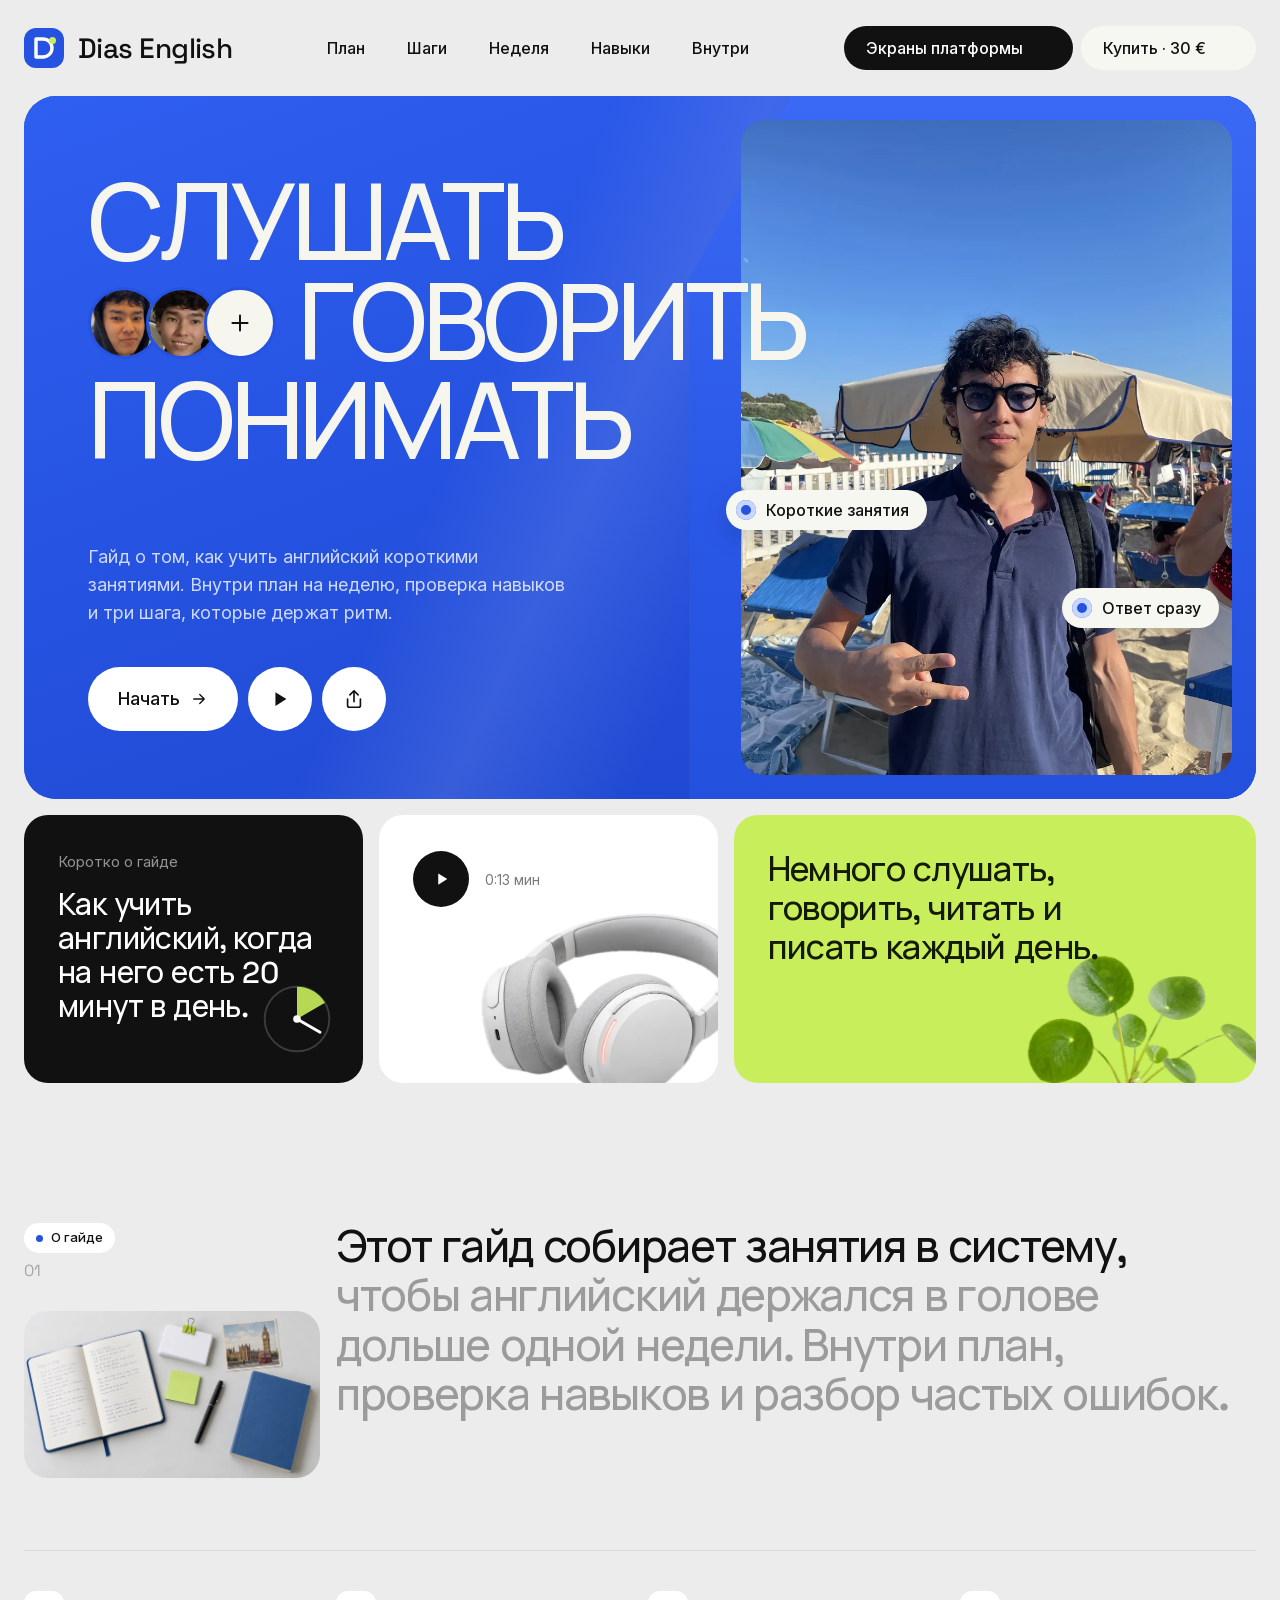
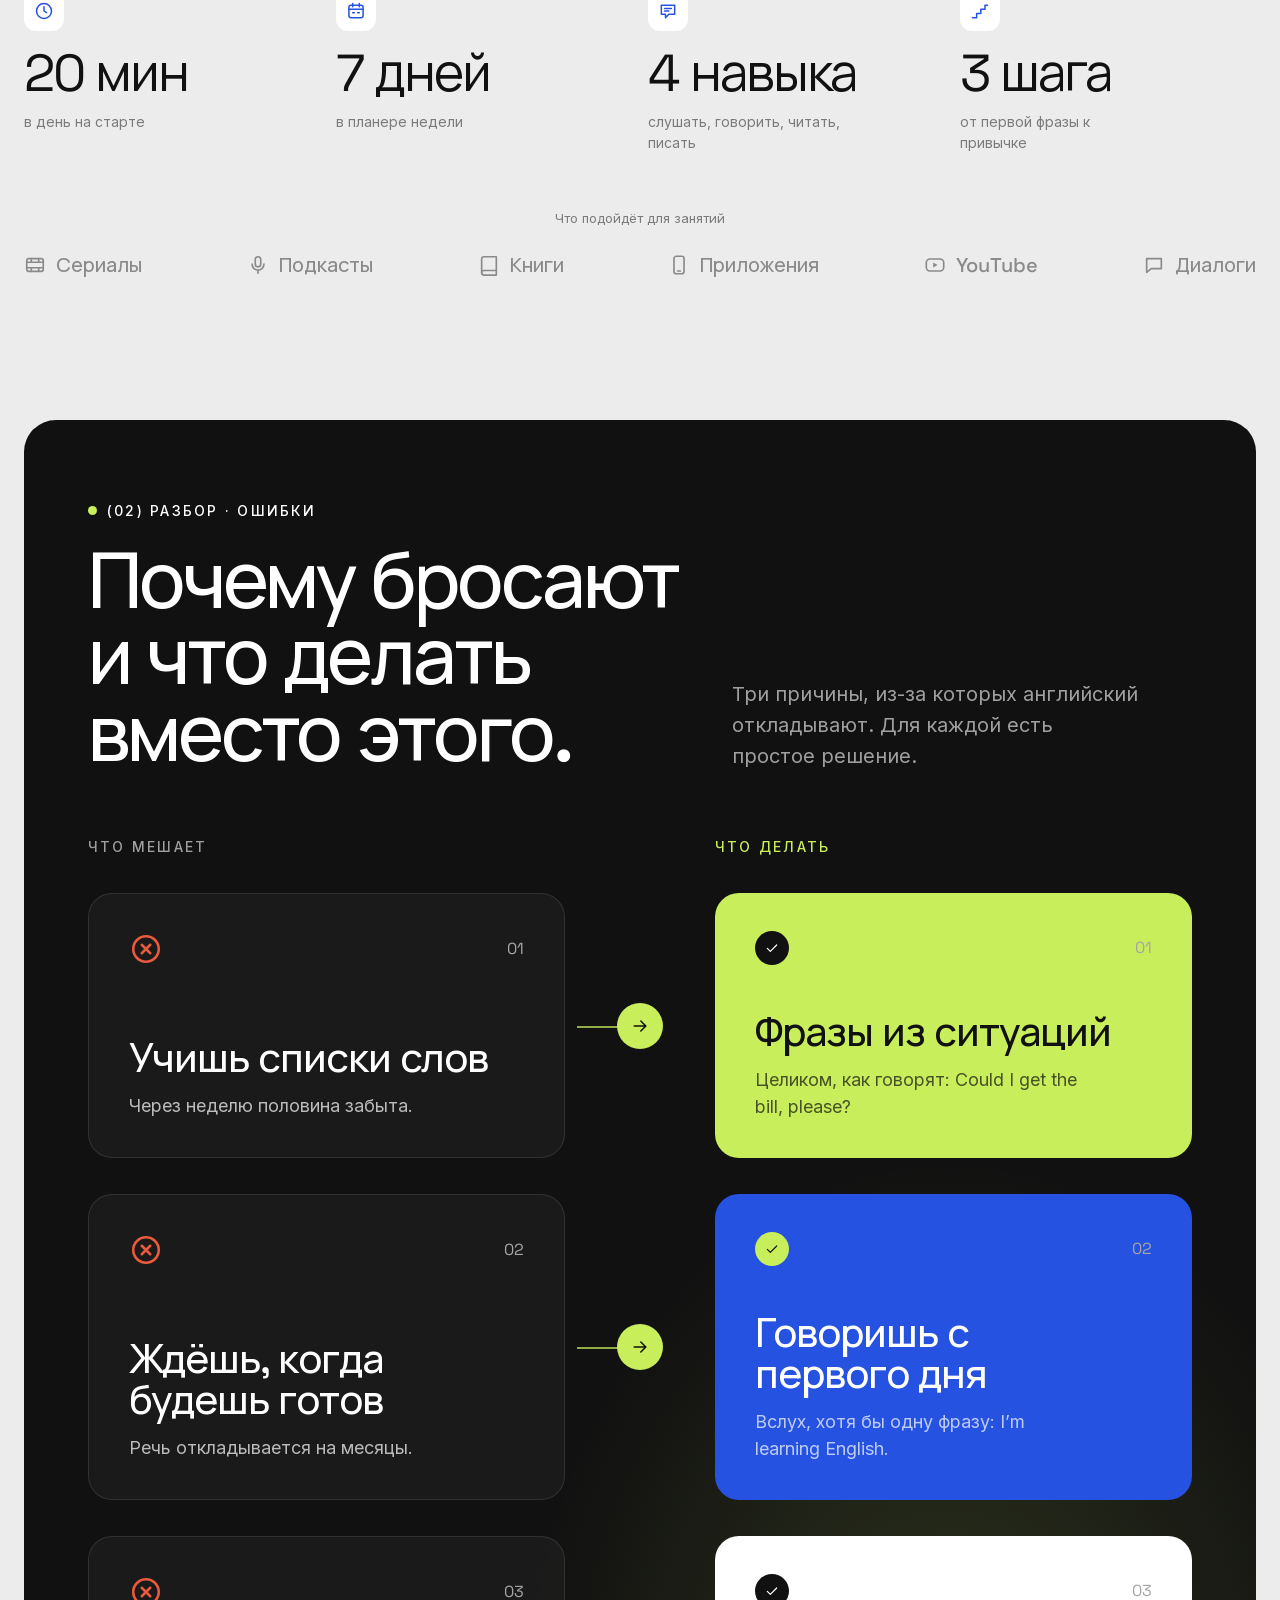
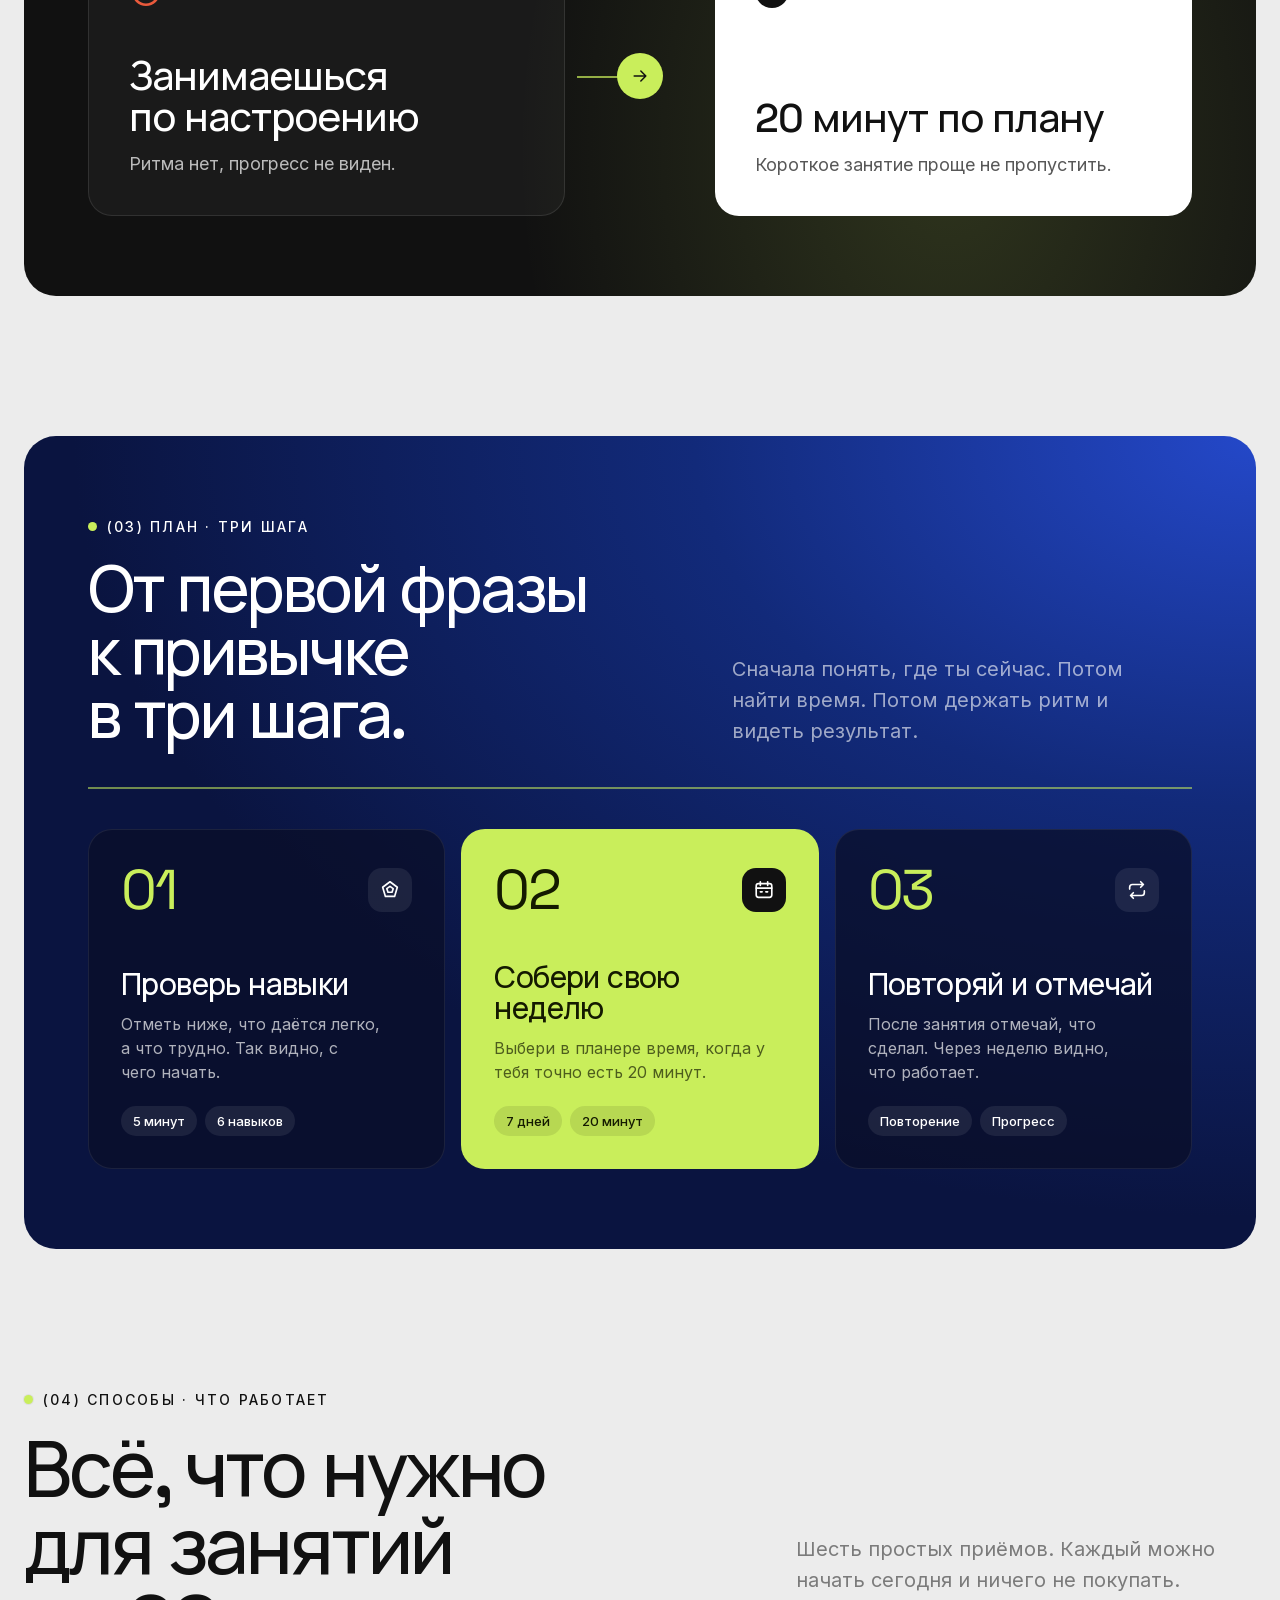
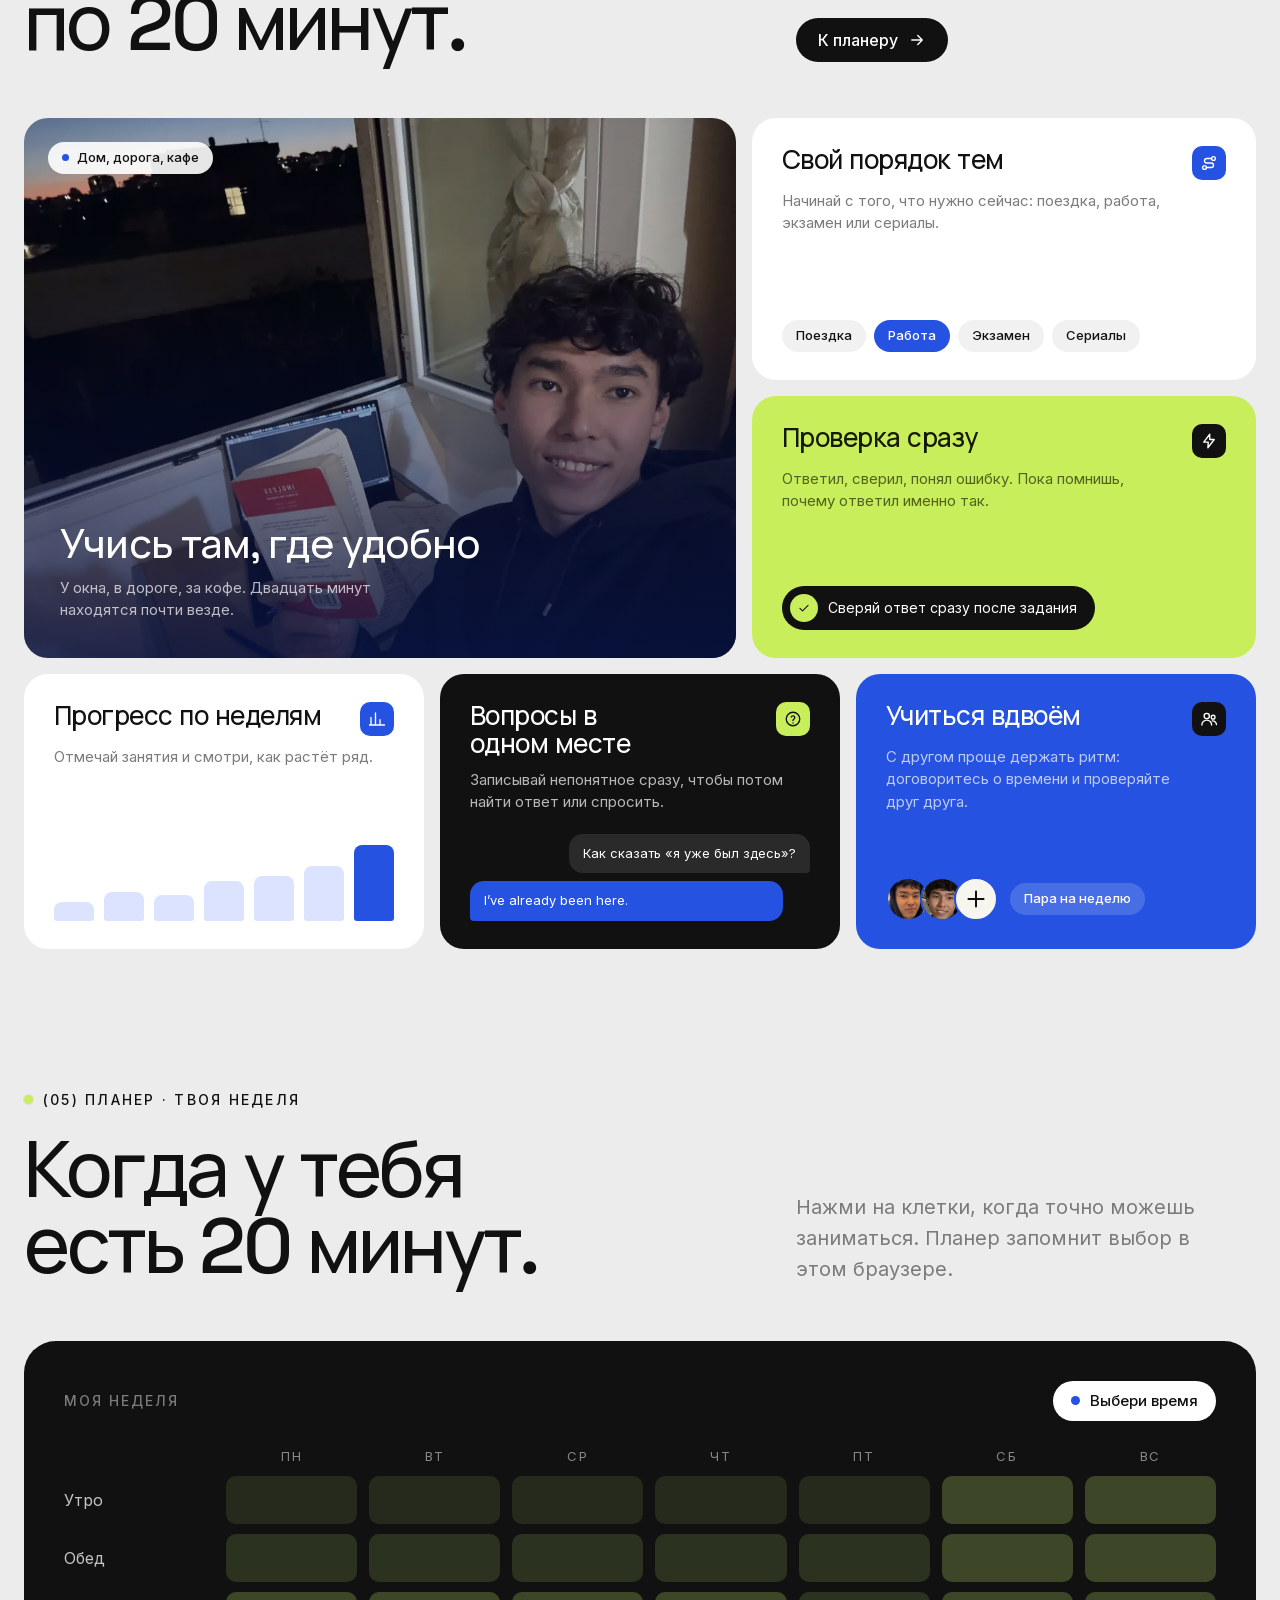
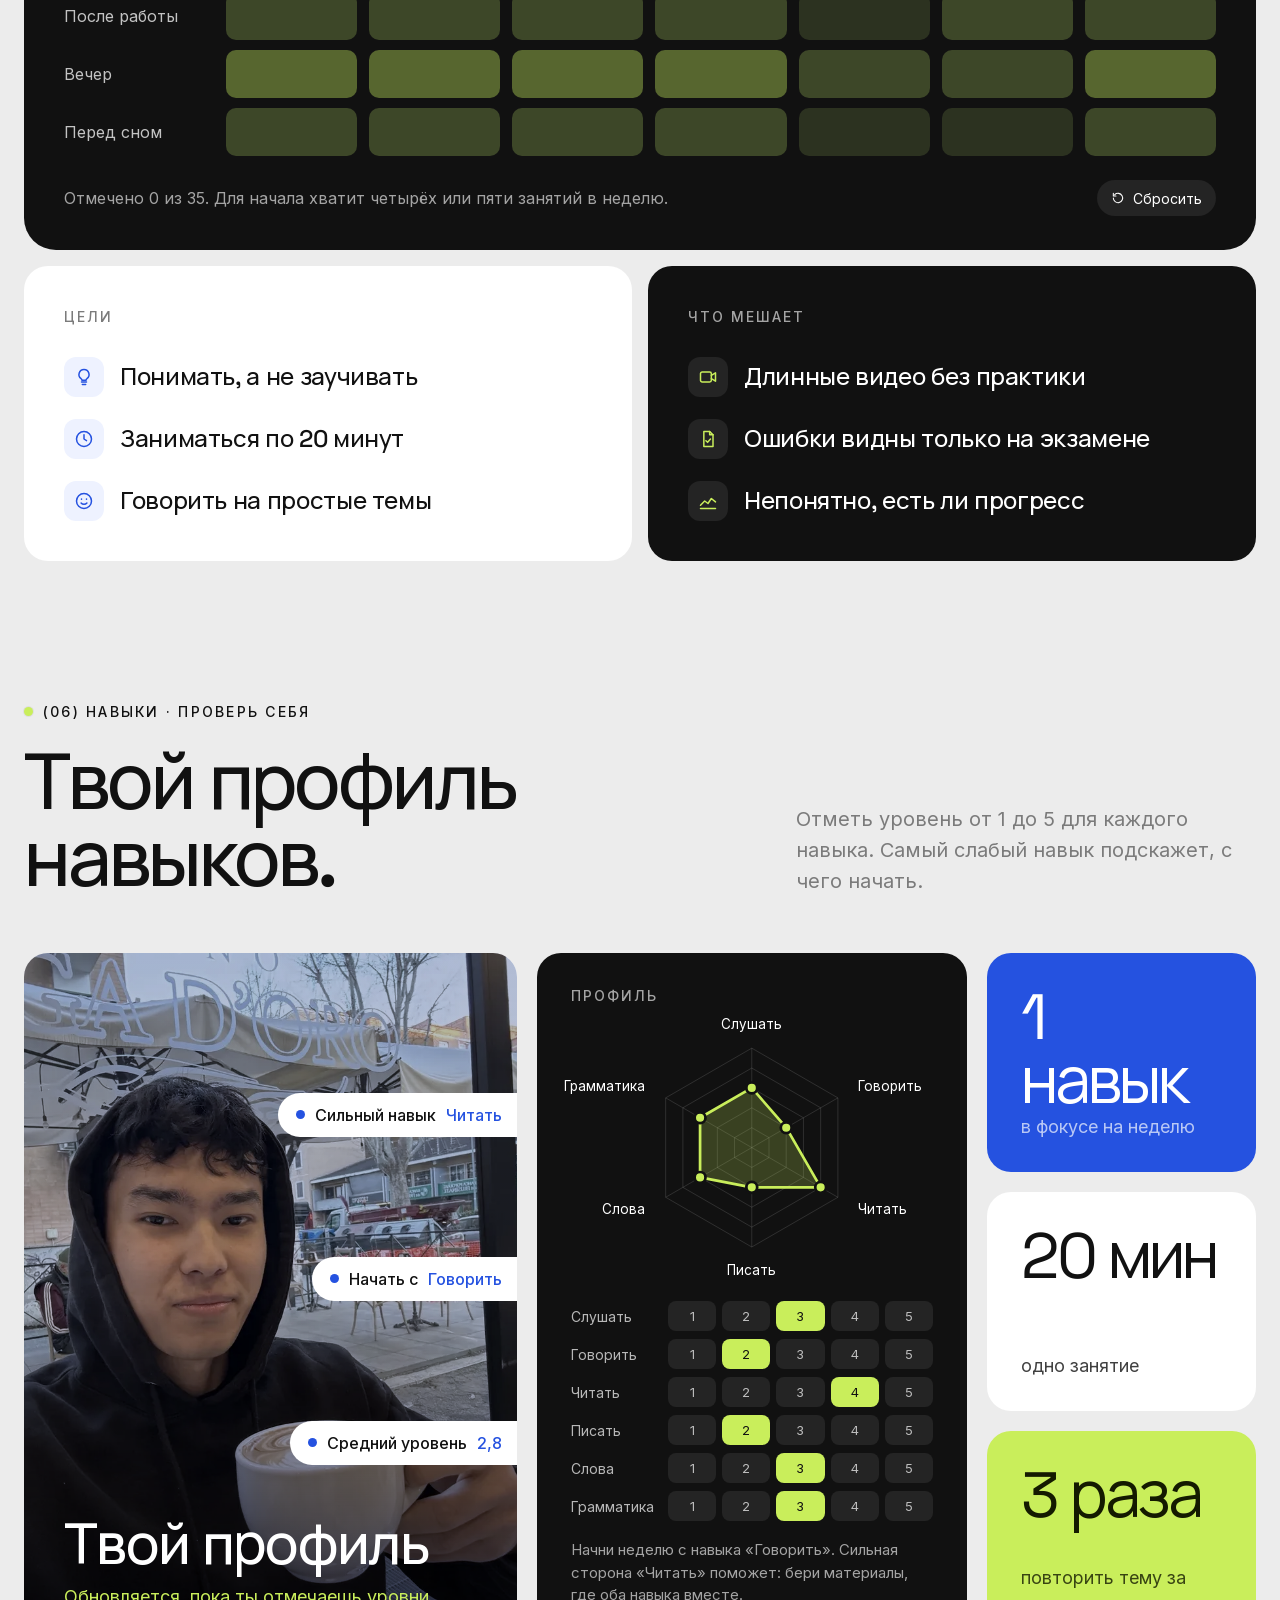
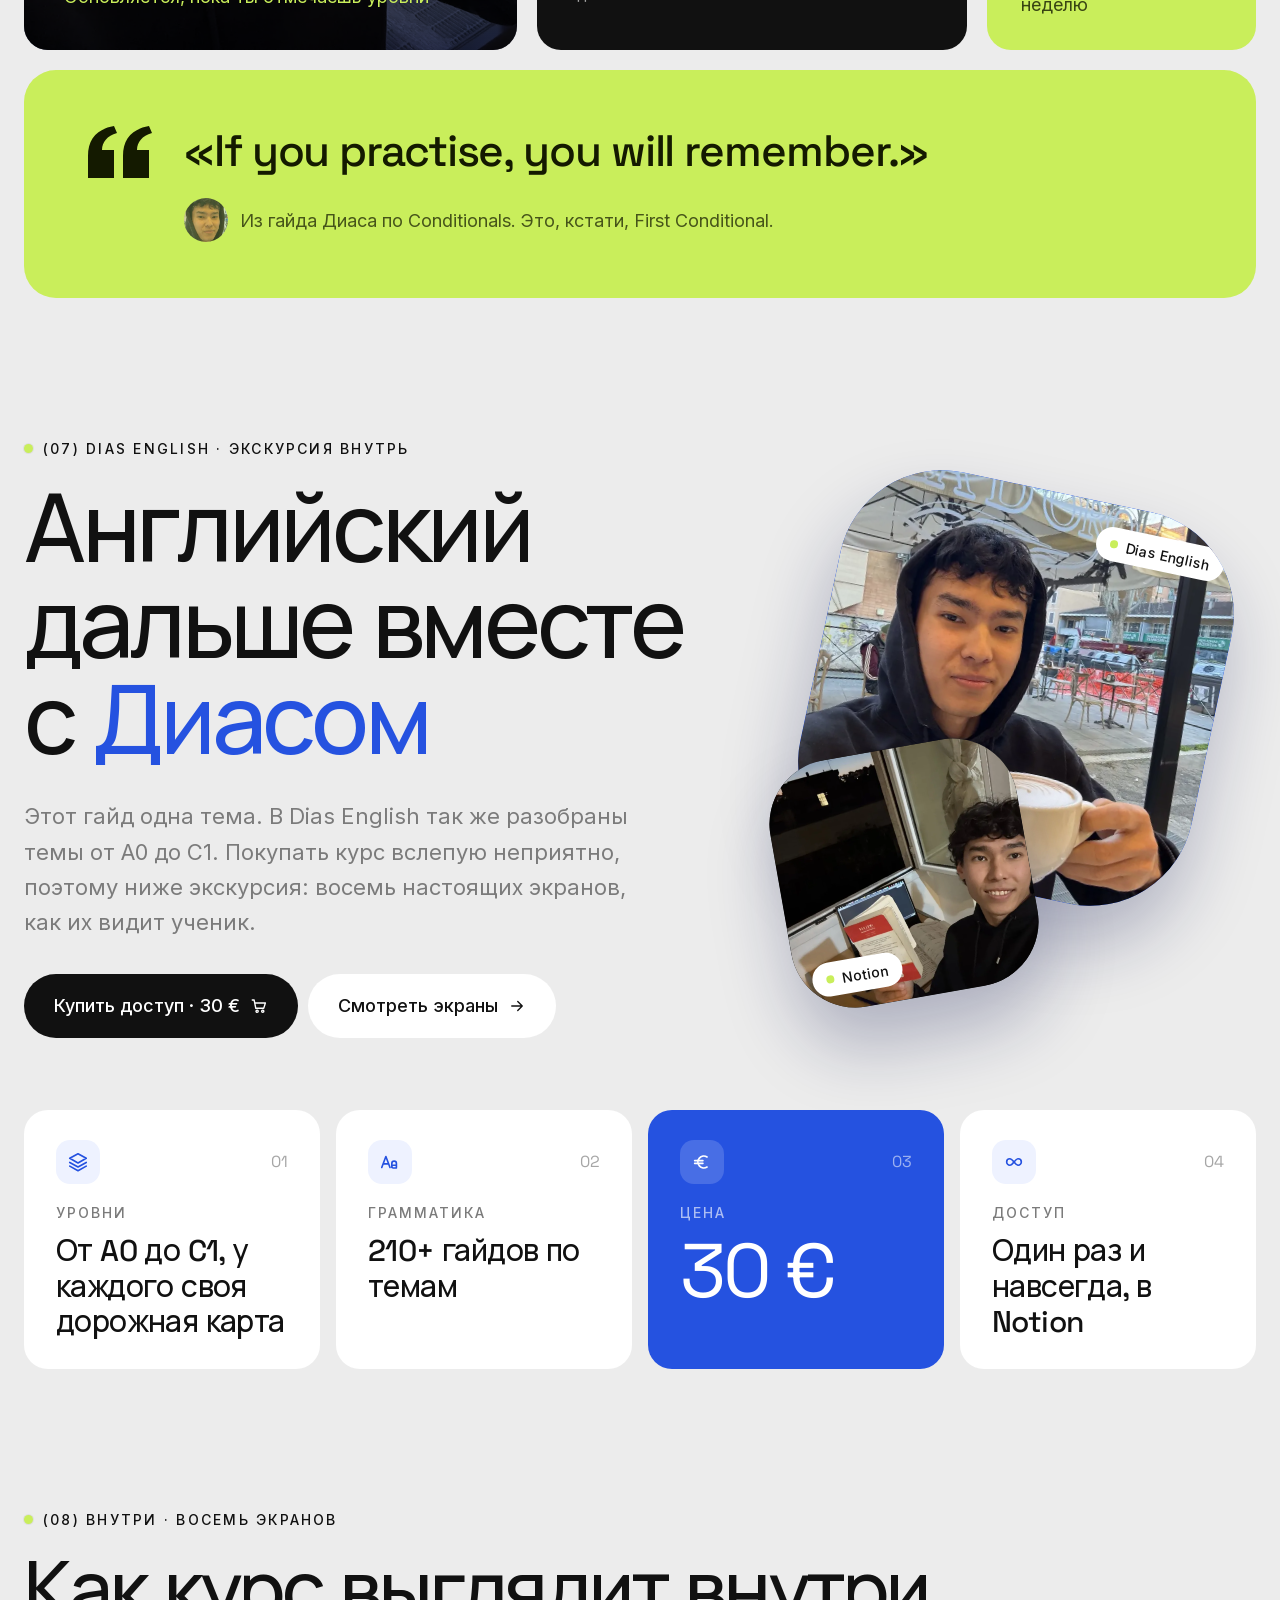
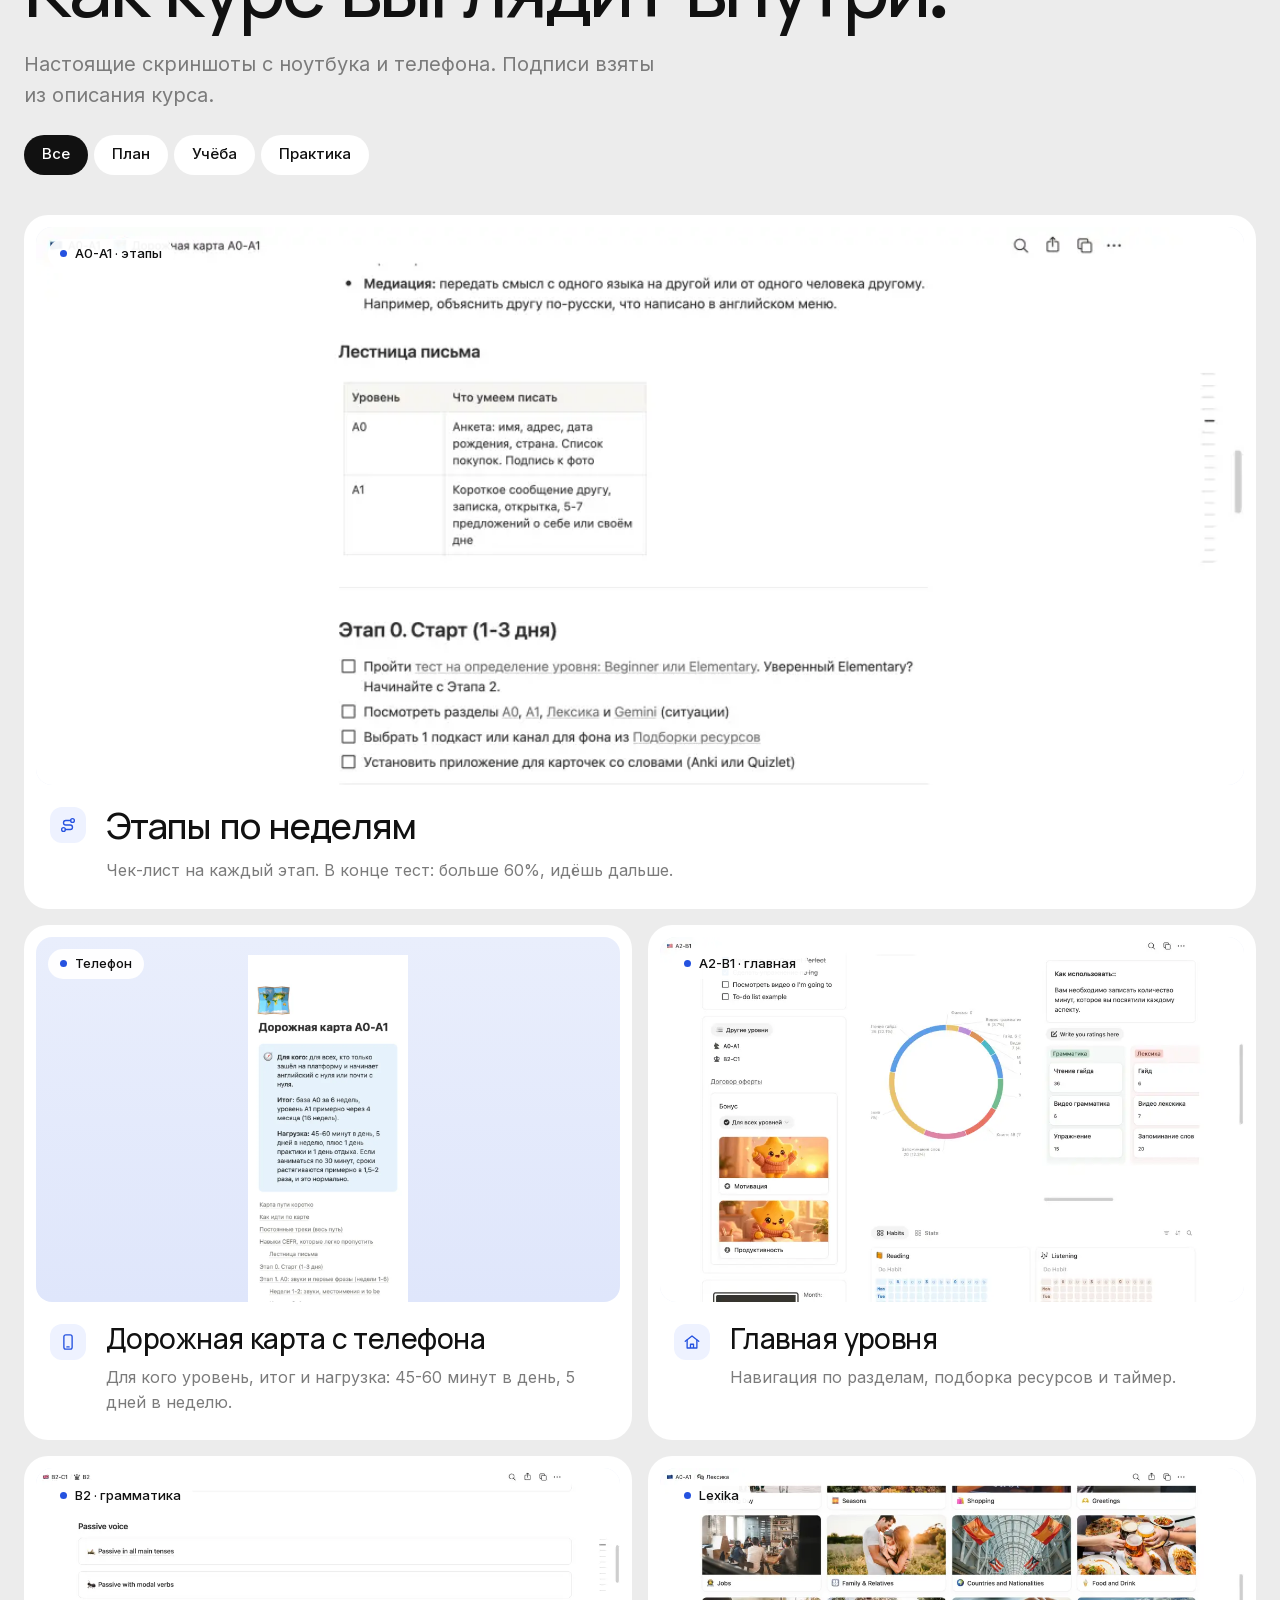
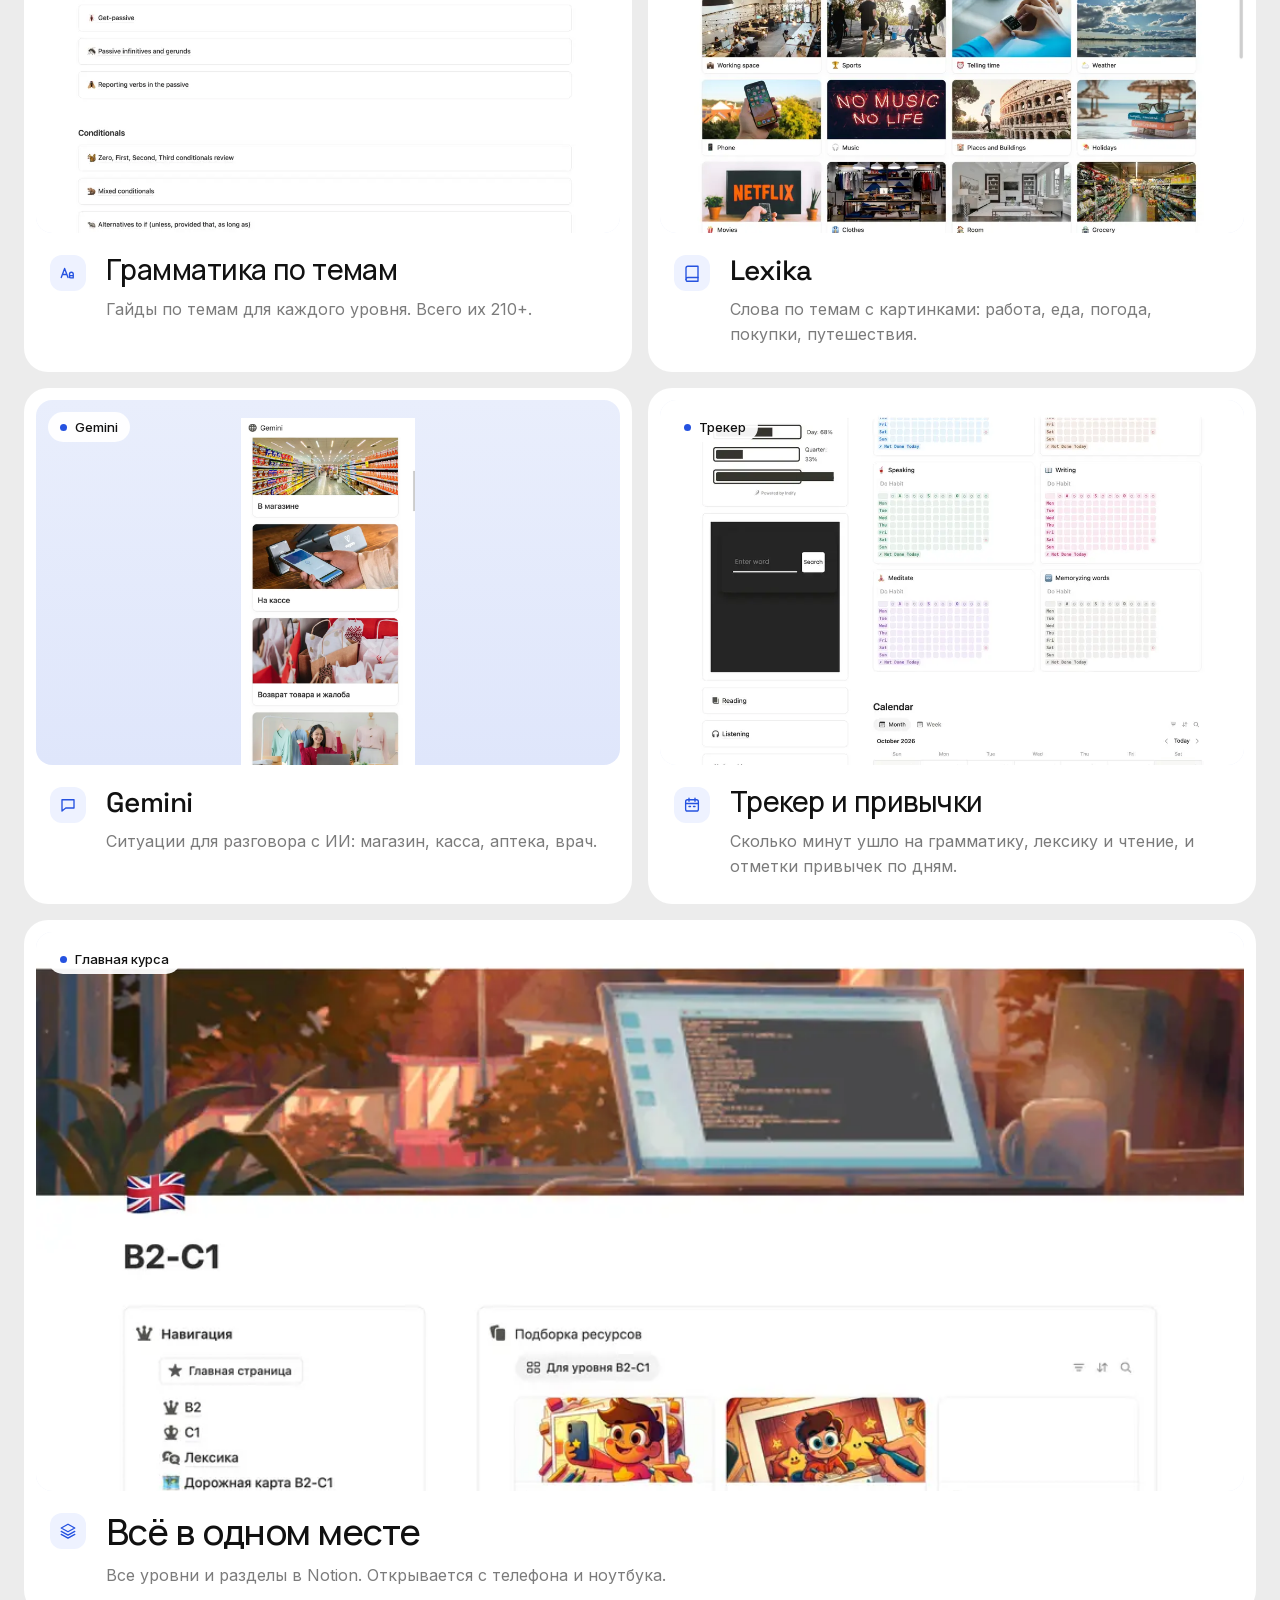
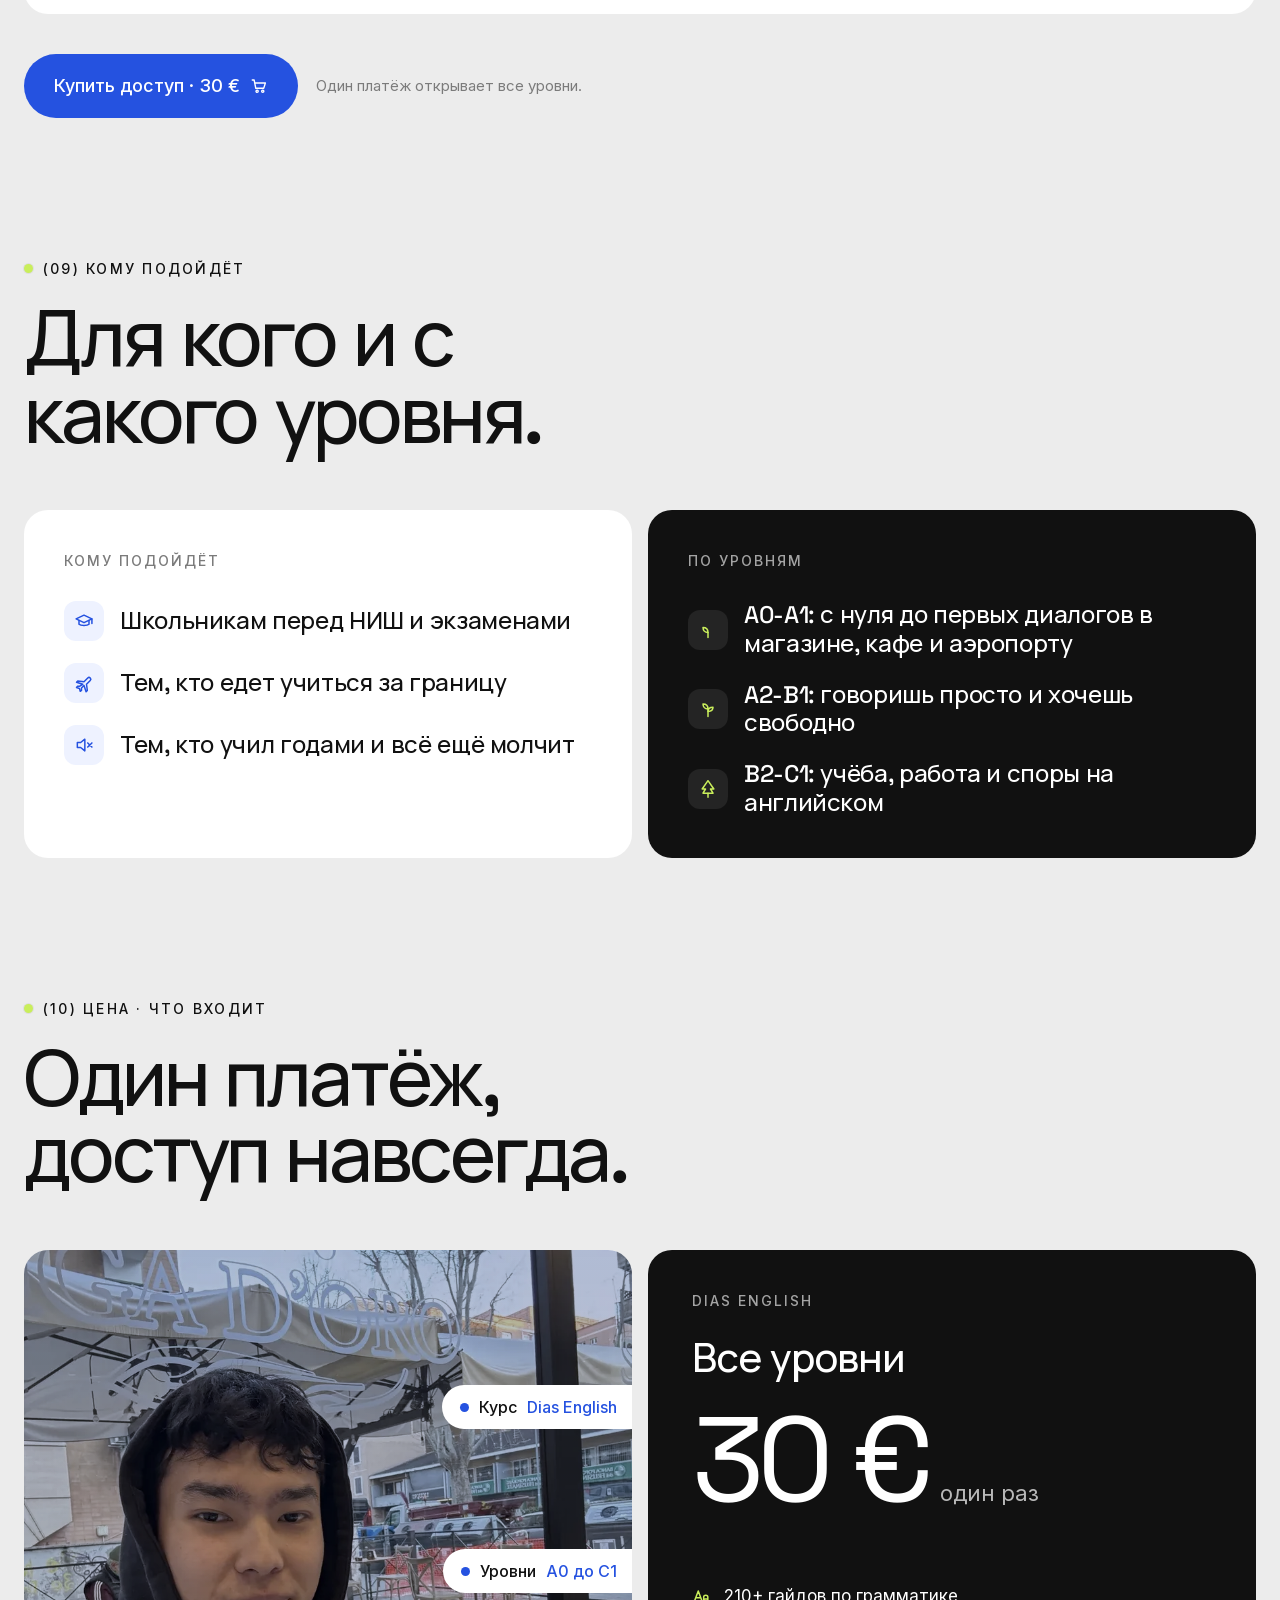
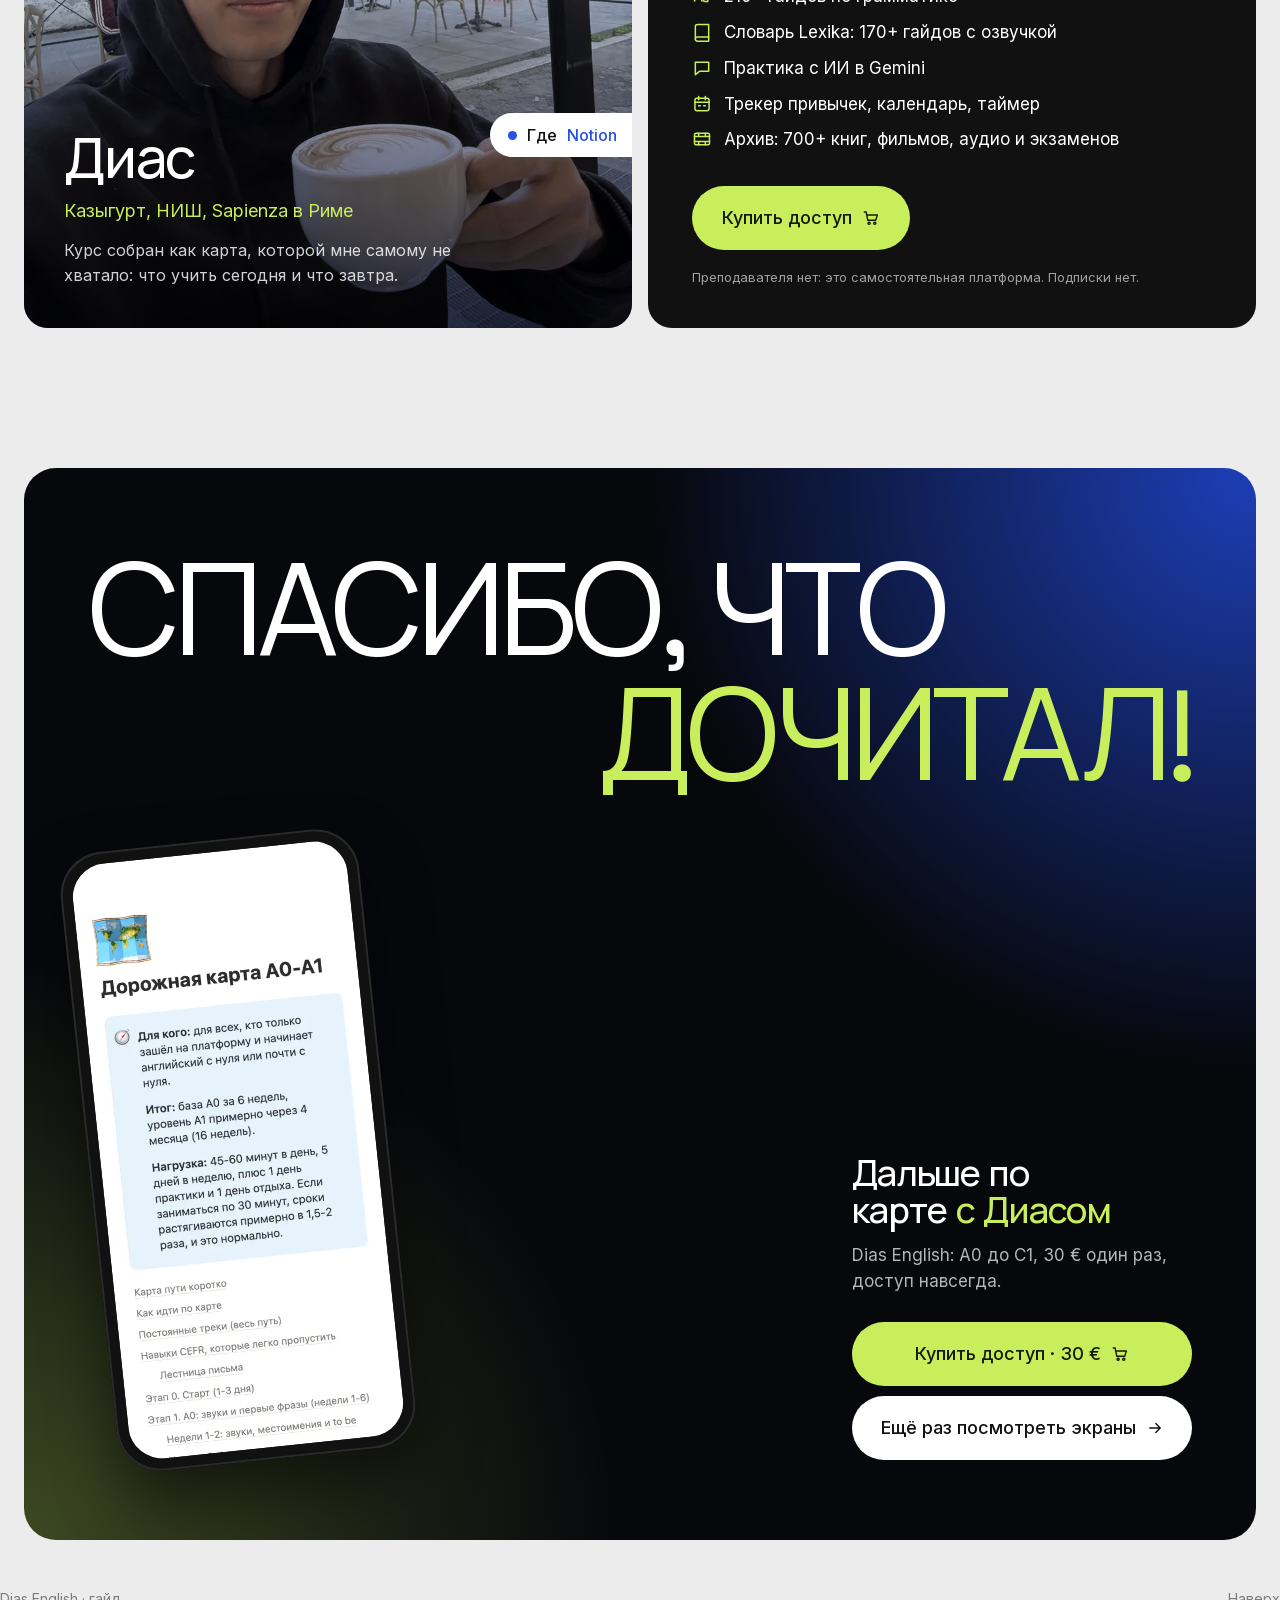
<file: index.html>
<!doctype html>
<html lang="ru">
<head>
<meta charset="utf-8">
<meta name="viewport" content="width=device-width, initial-scale=1">
<title>Переход</title>
<meta name="robots" content="noindex">
<meta http-equiv="refresh" content="0; url=en/">
<link rel="canonical" href="en/">
<script>location.replace('en/' + location.hash);</script>
</head>
<body><p><a href="en/">Открыть гайд</a></p></body>
</html>
</file>
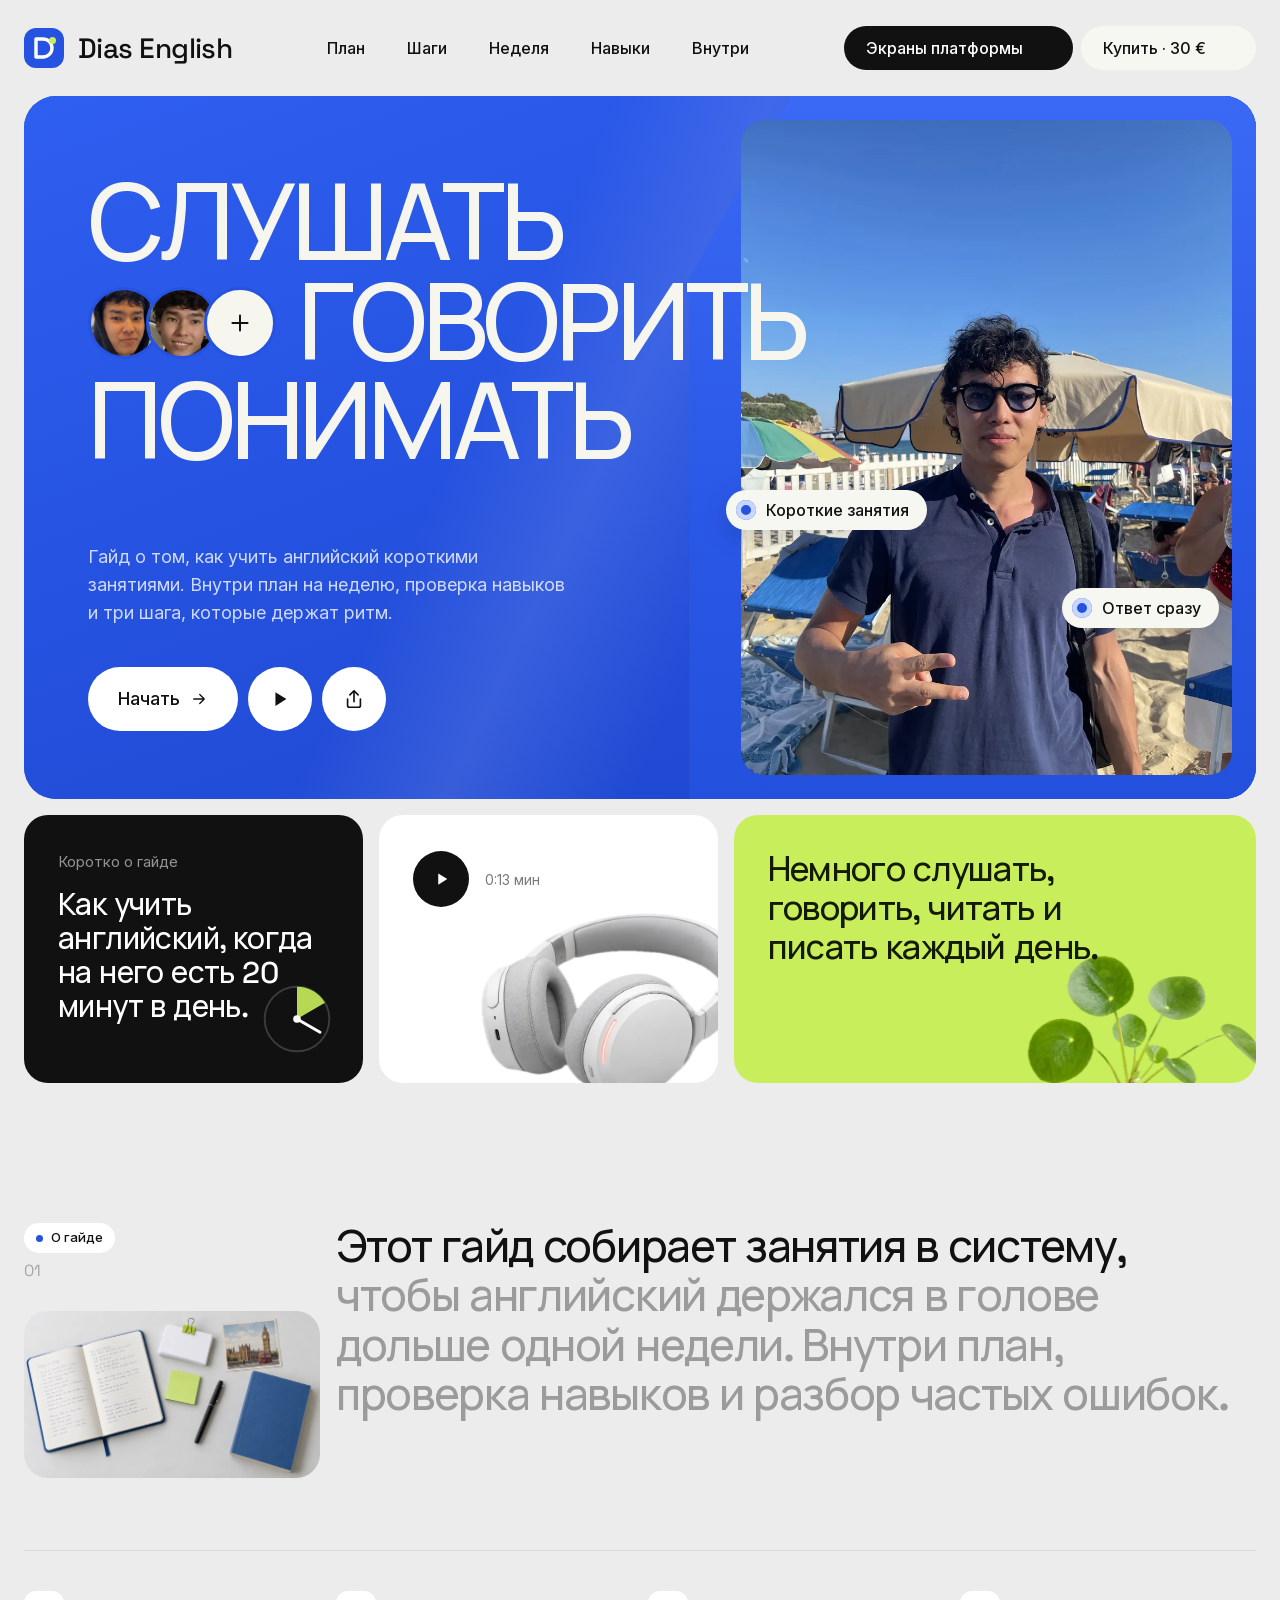
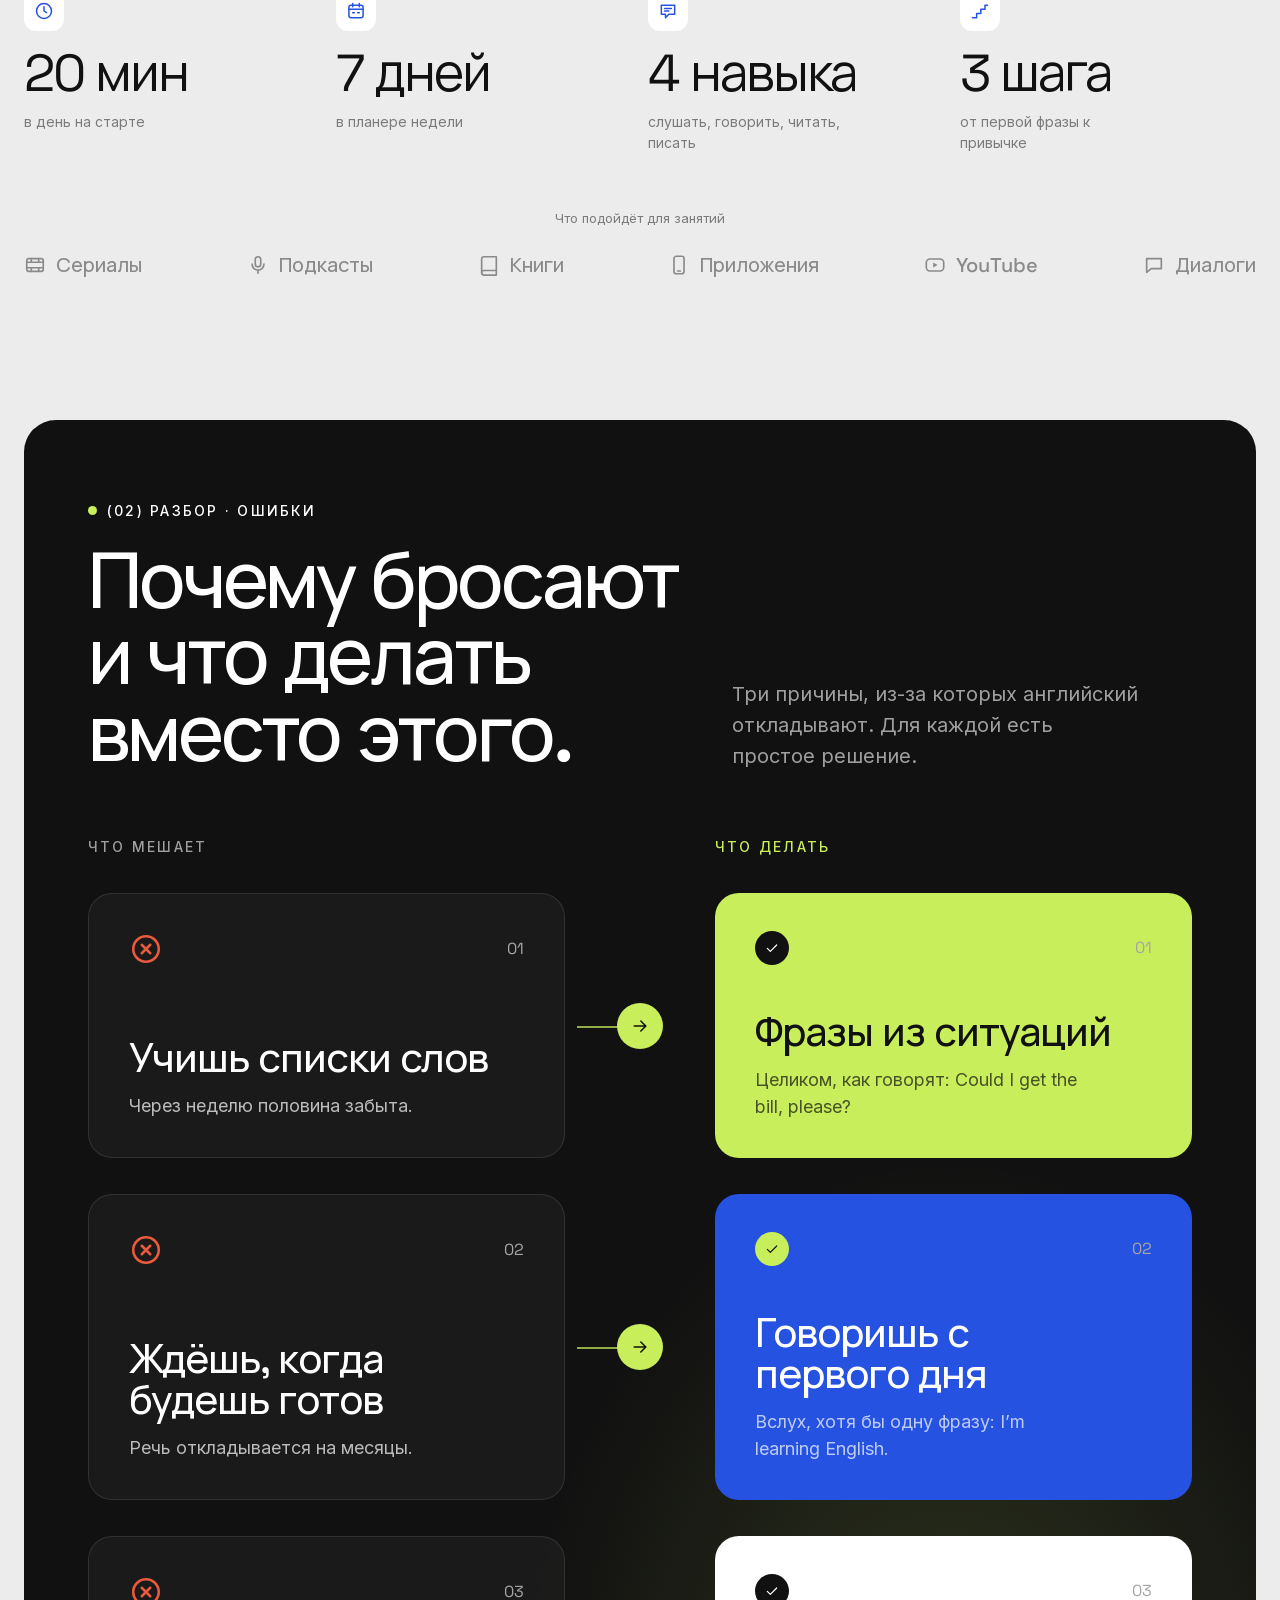
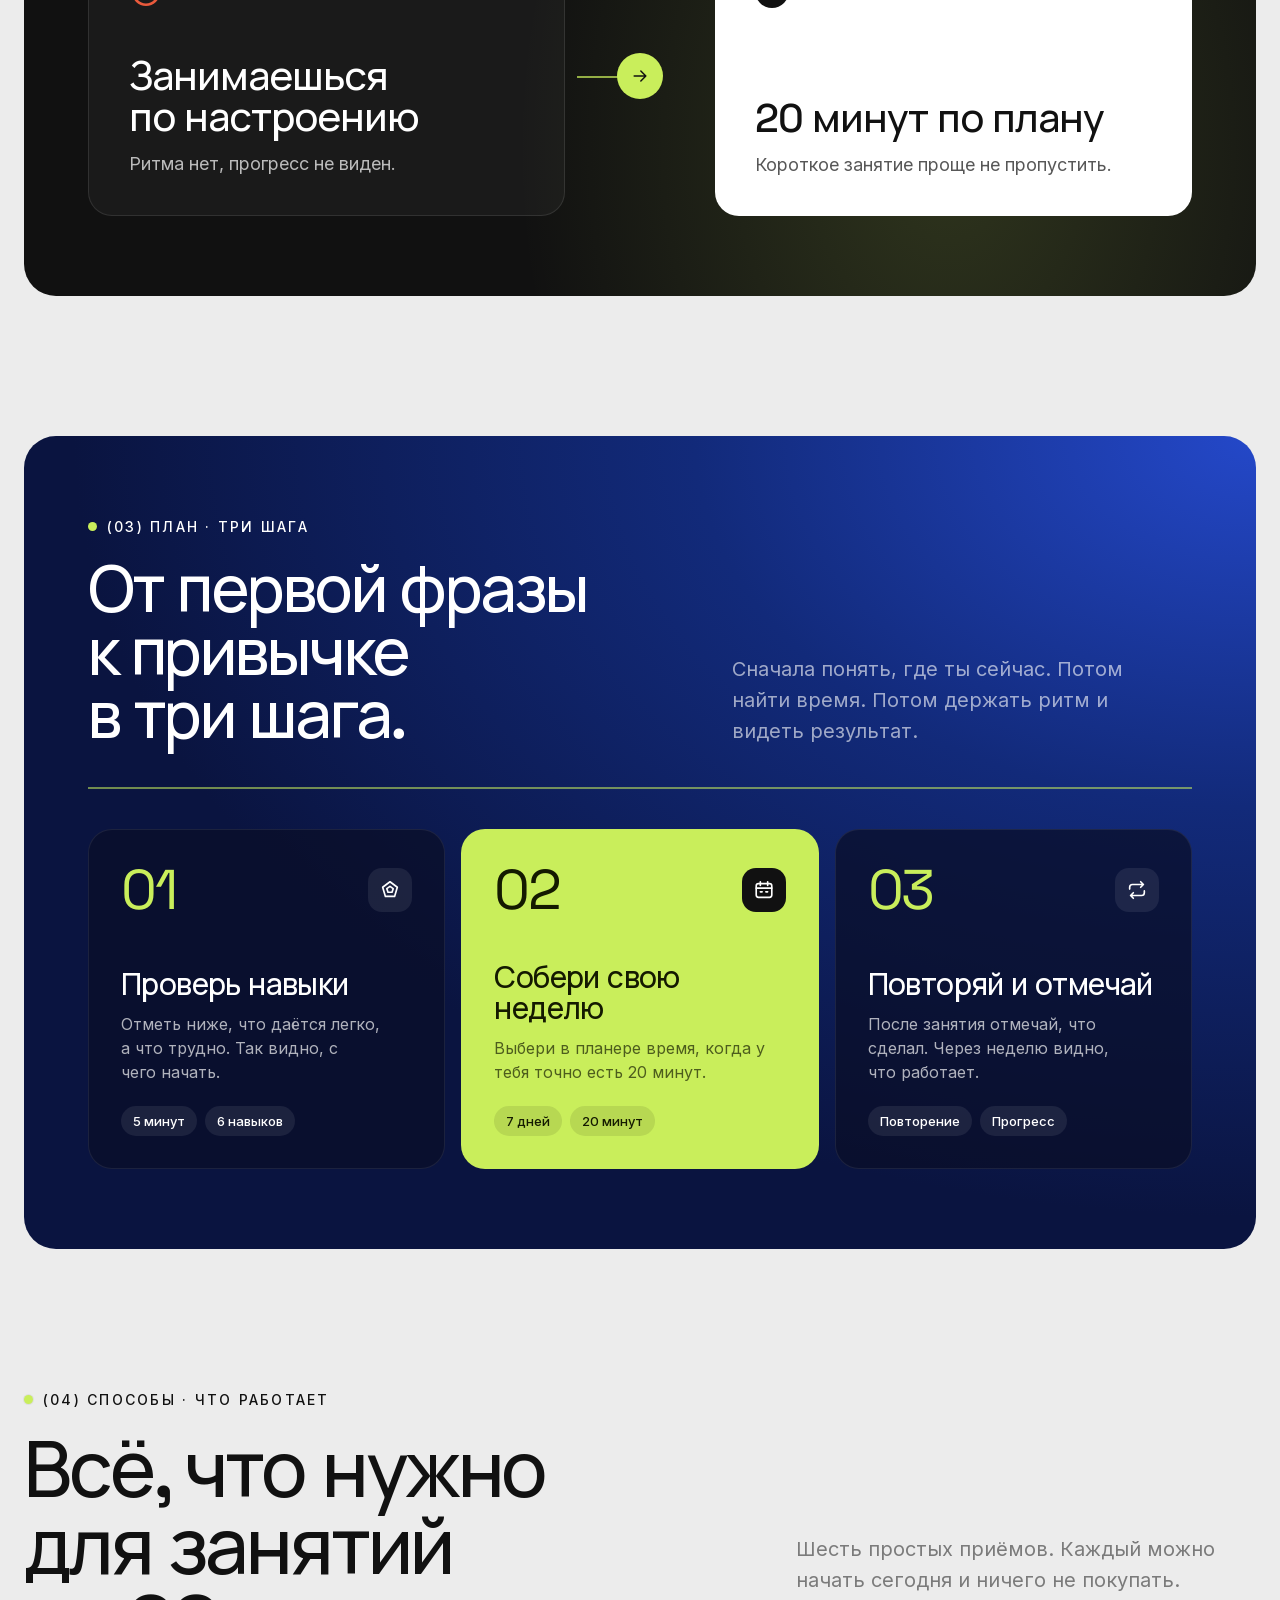
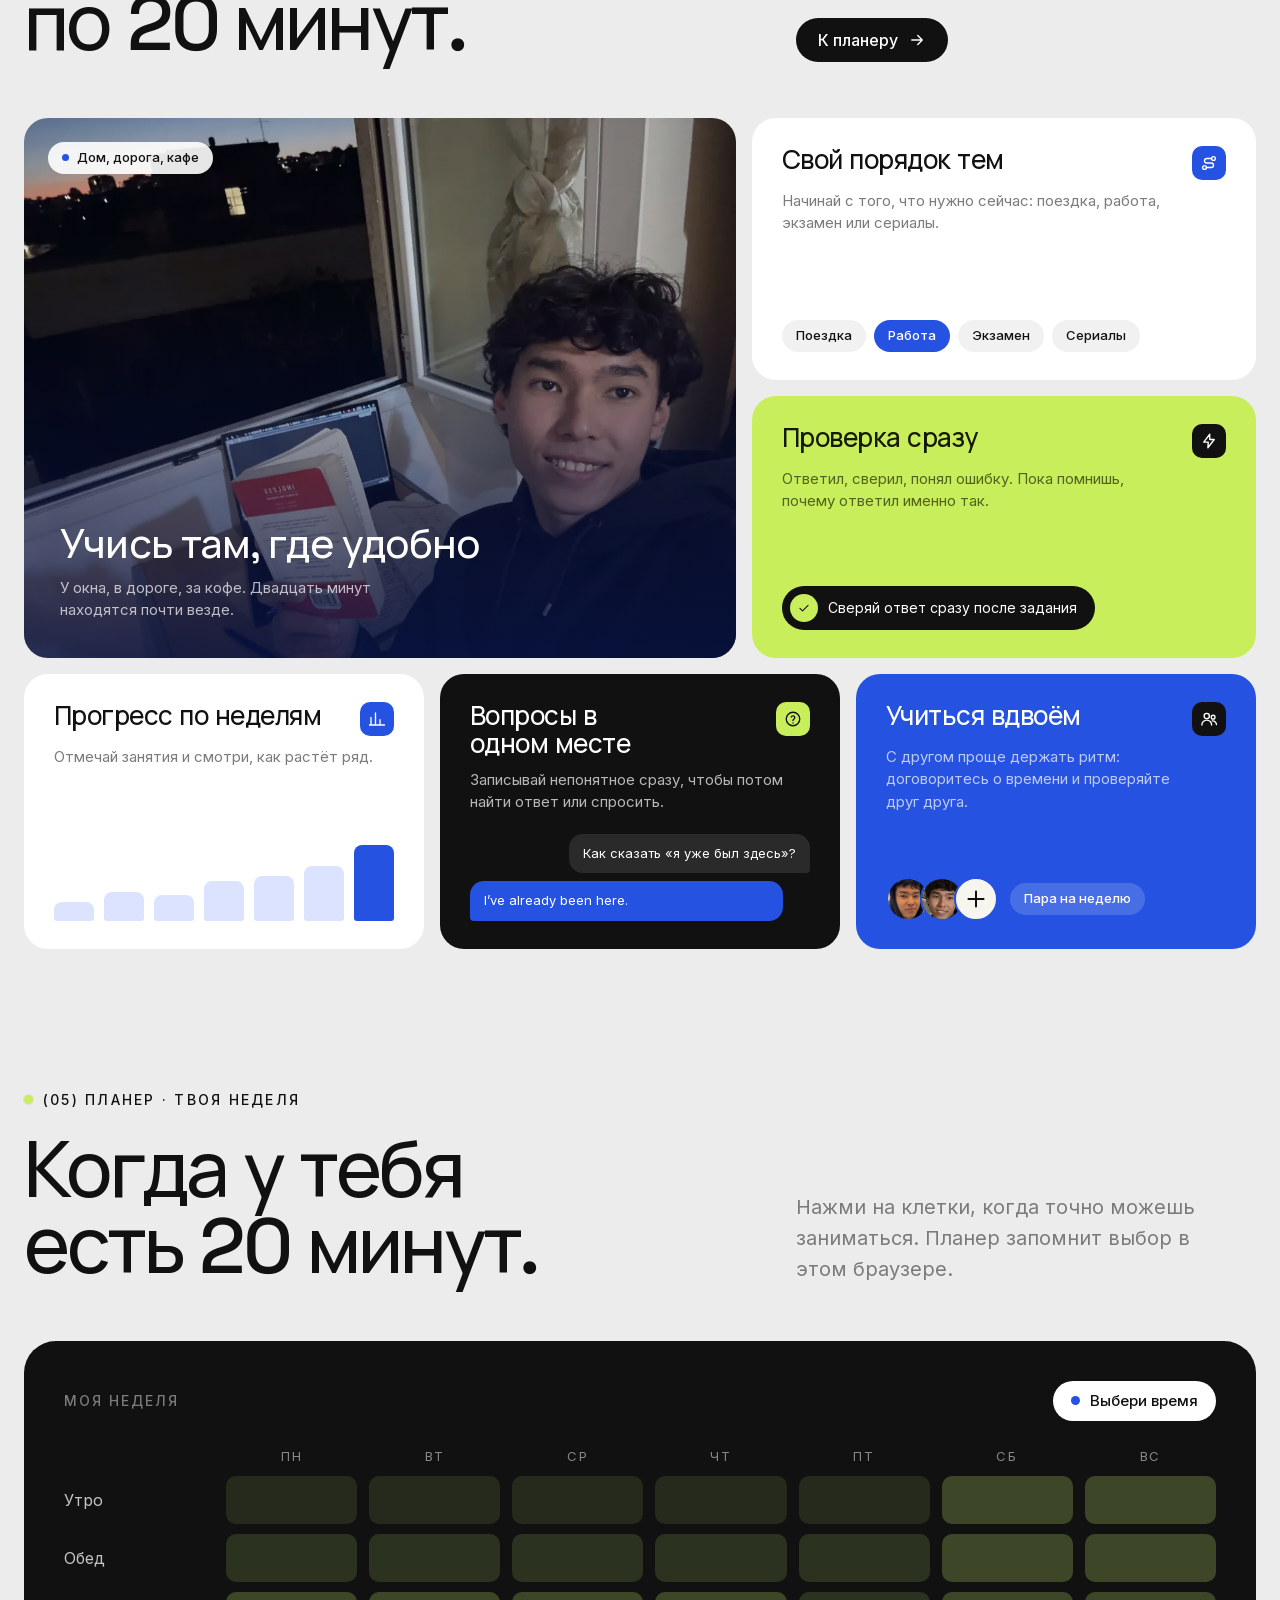
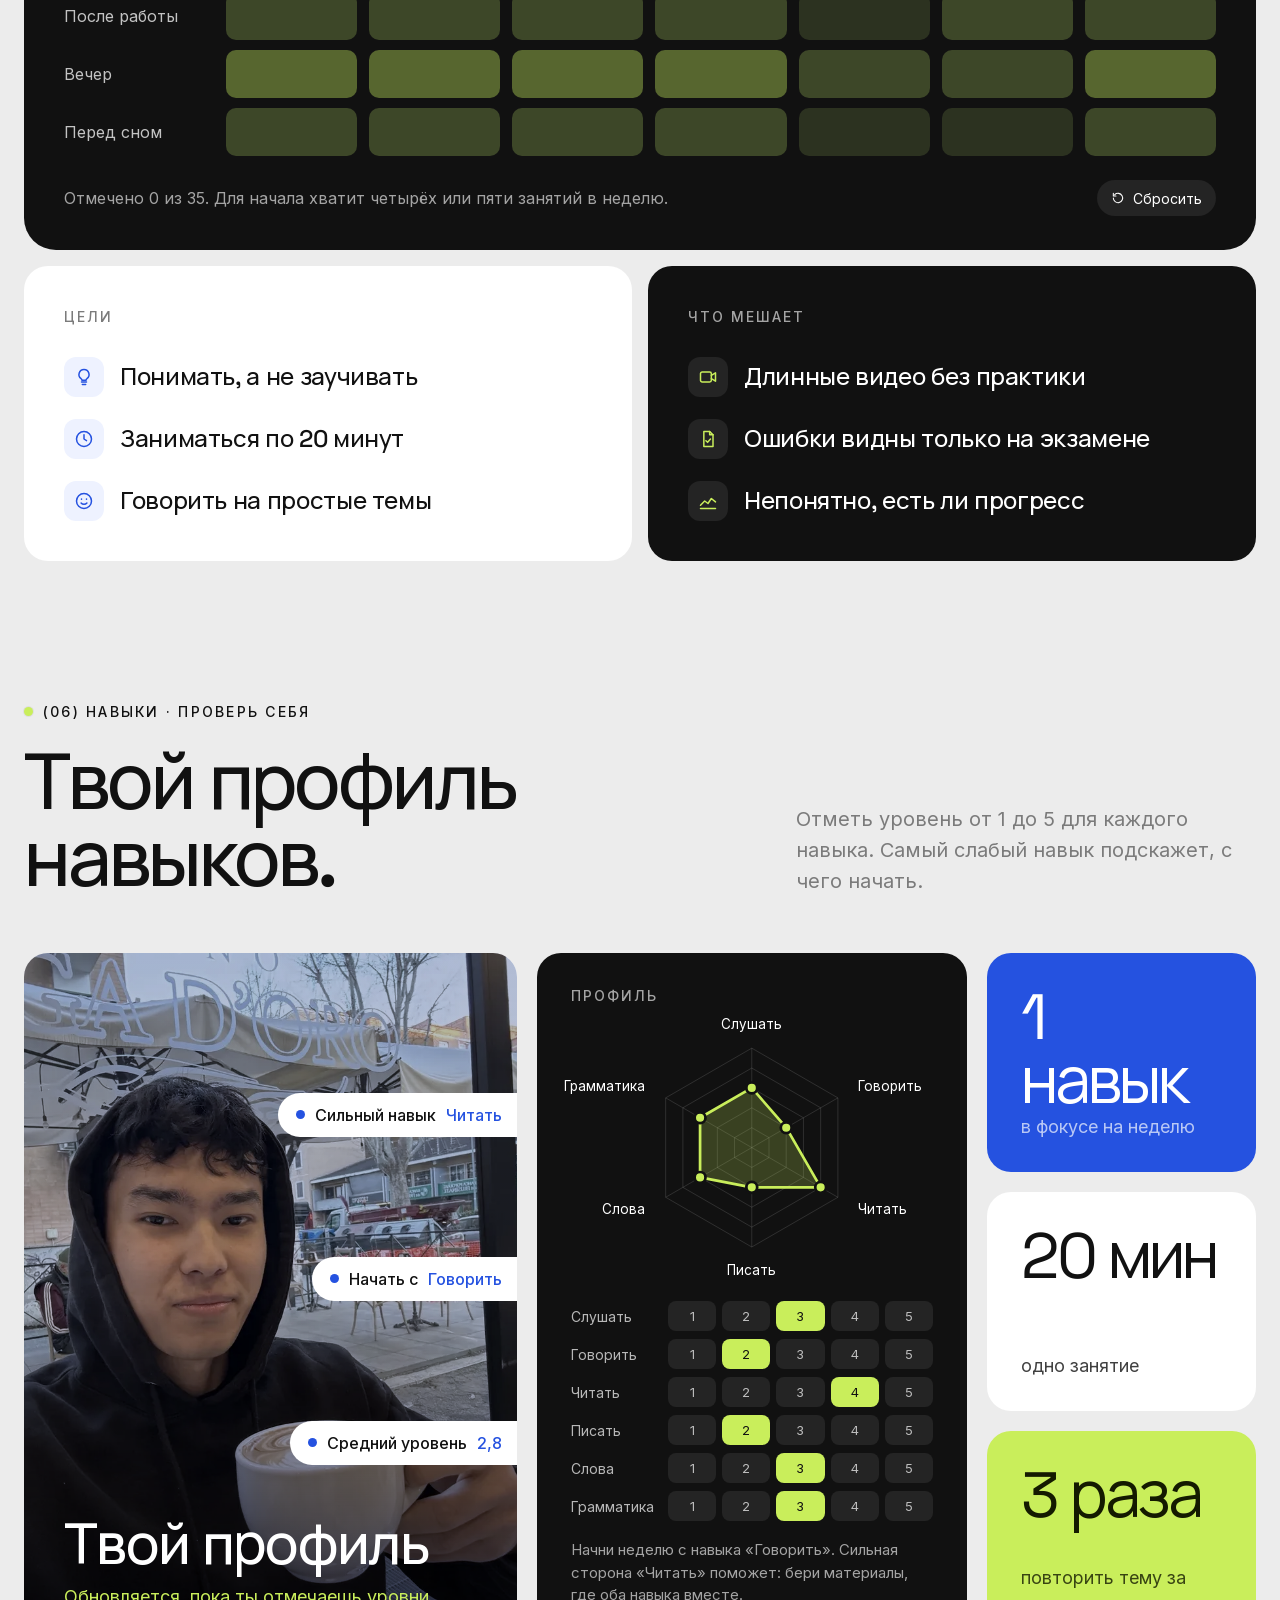
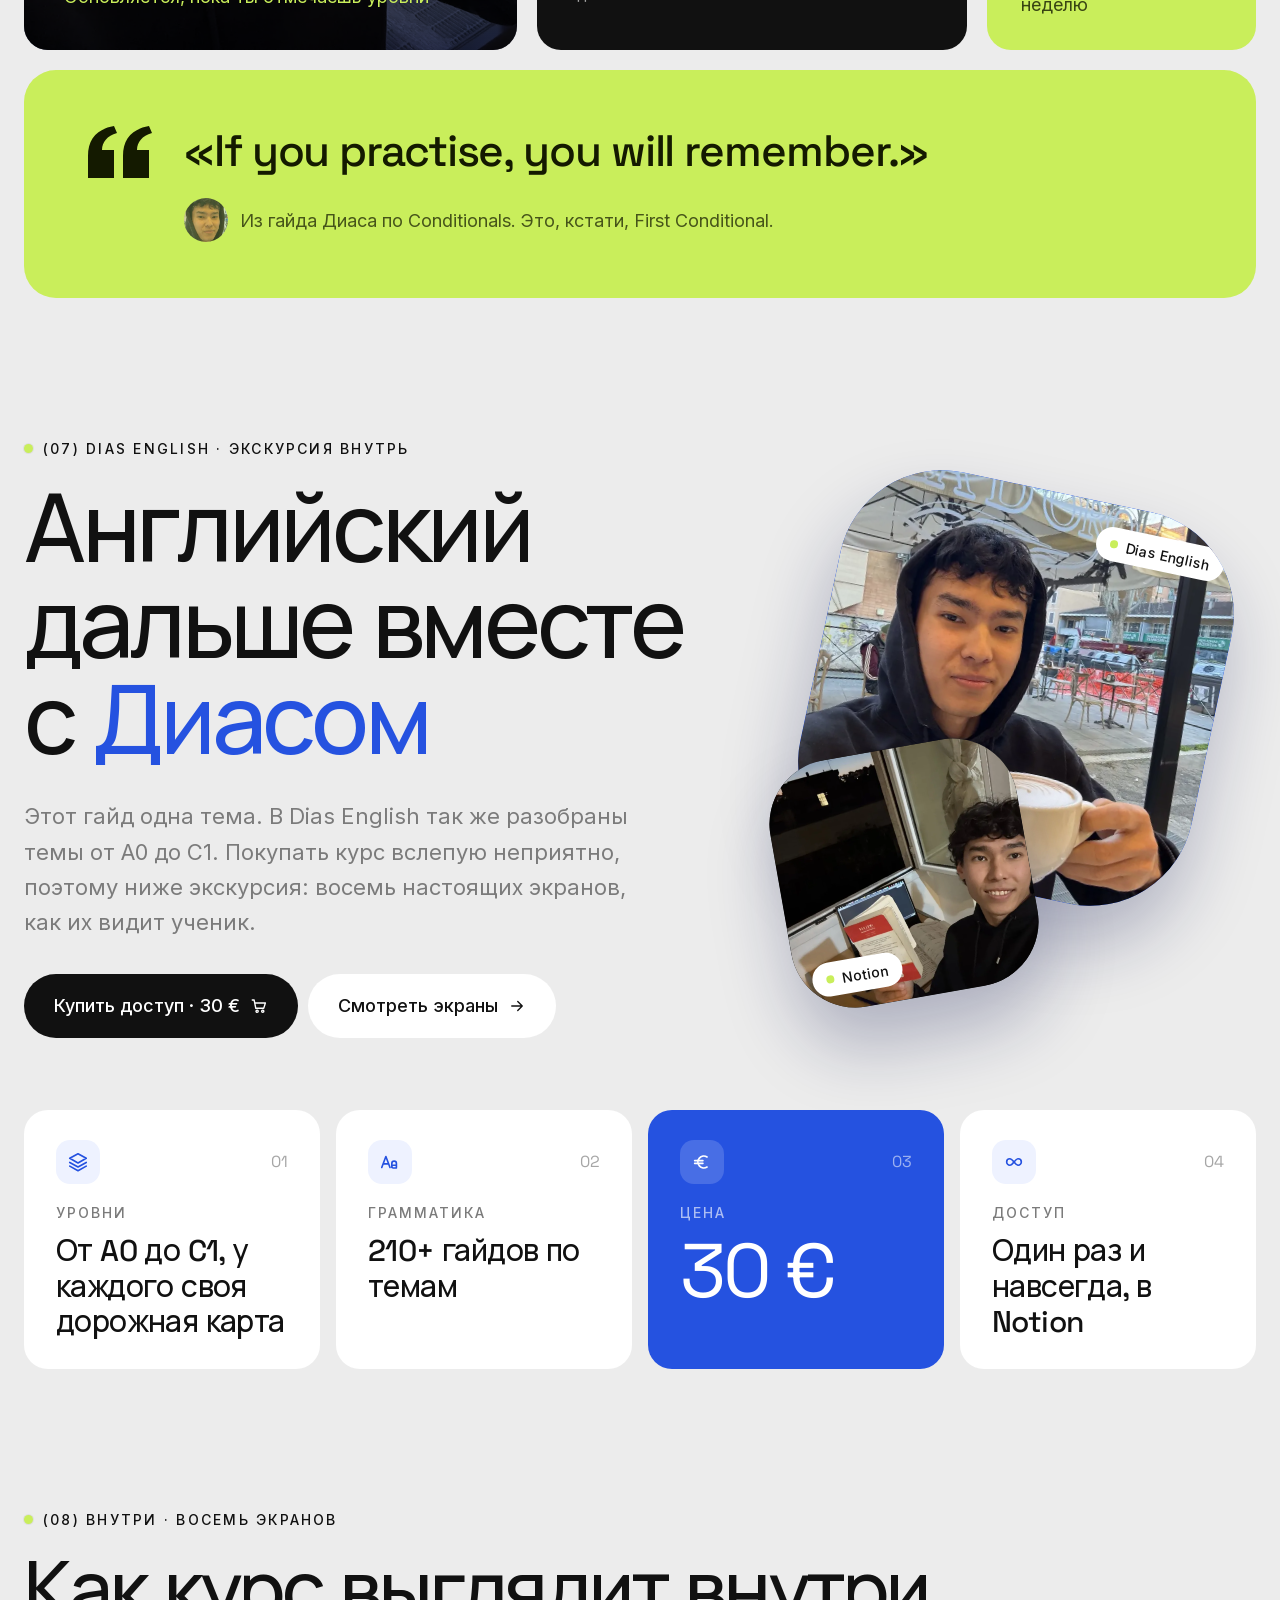
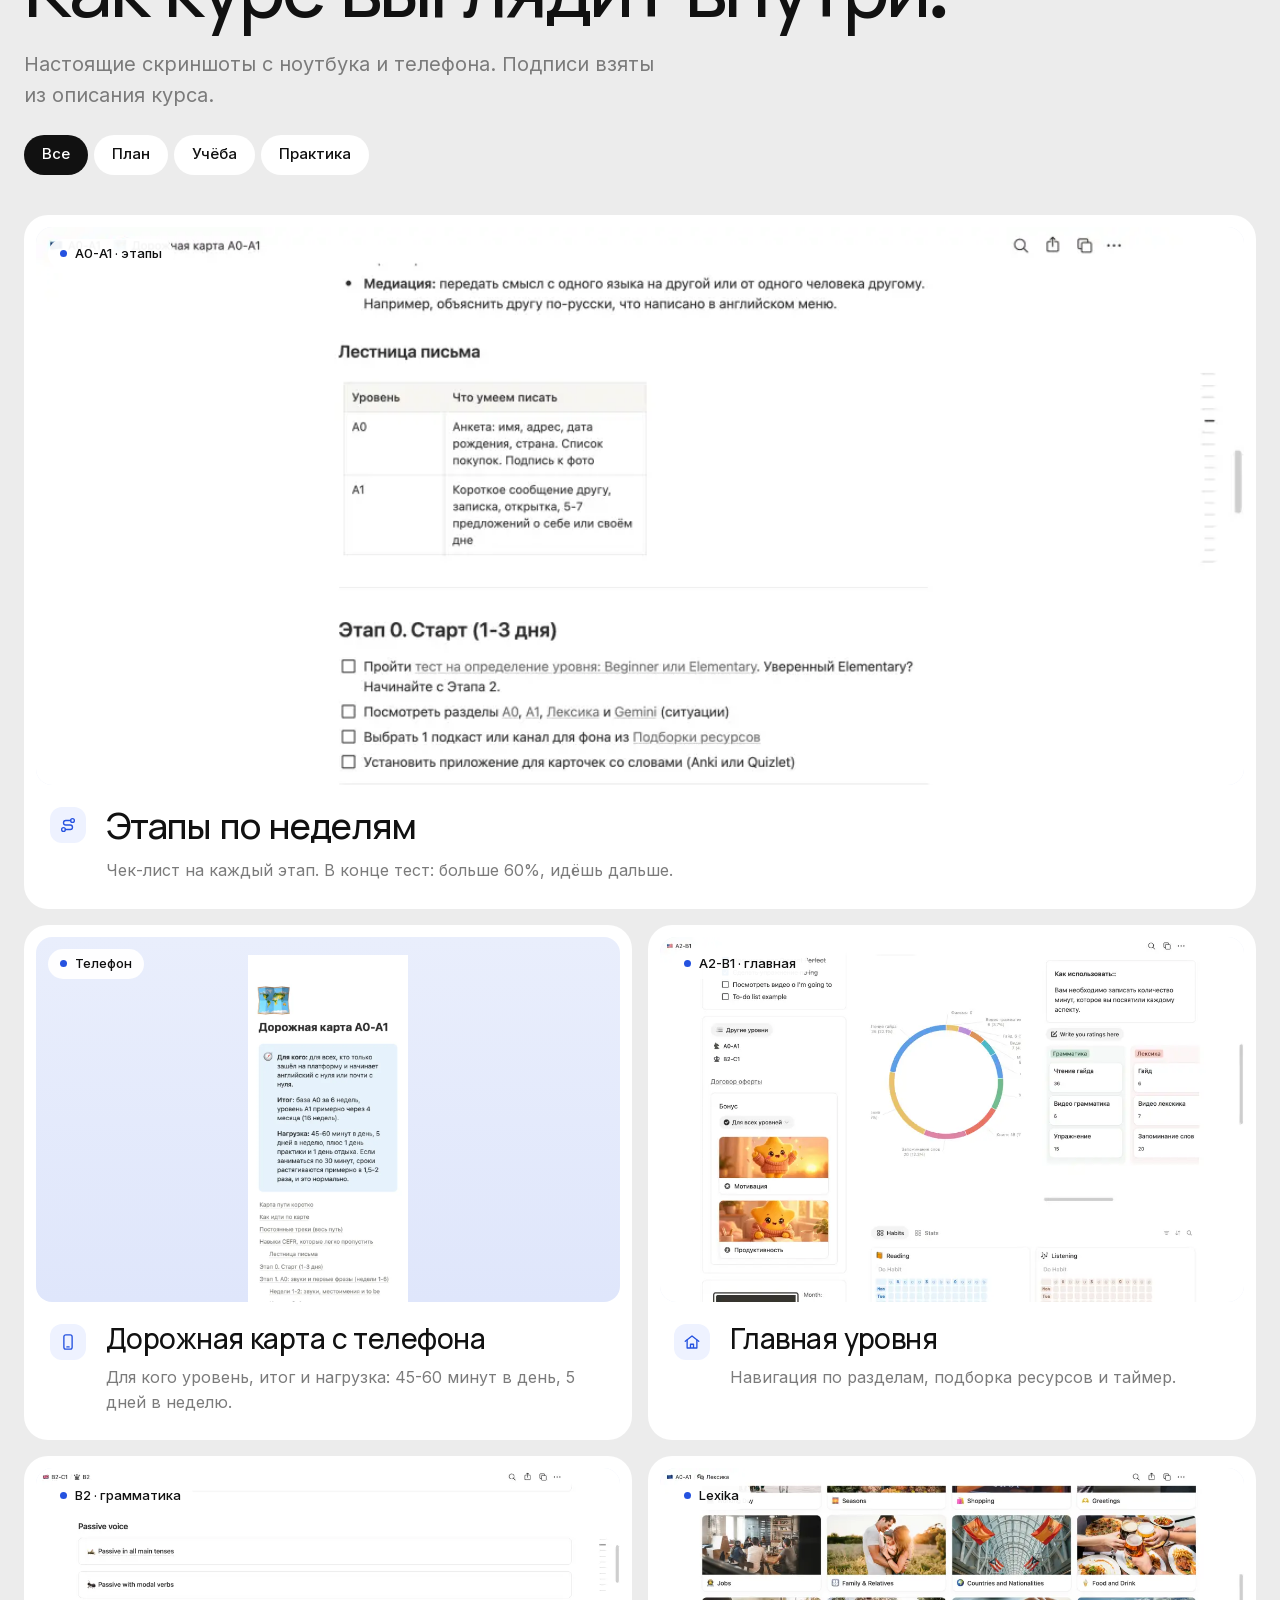
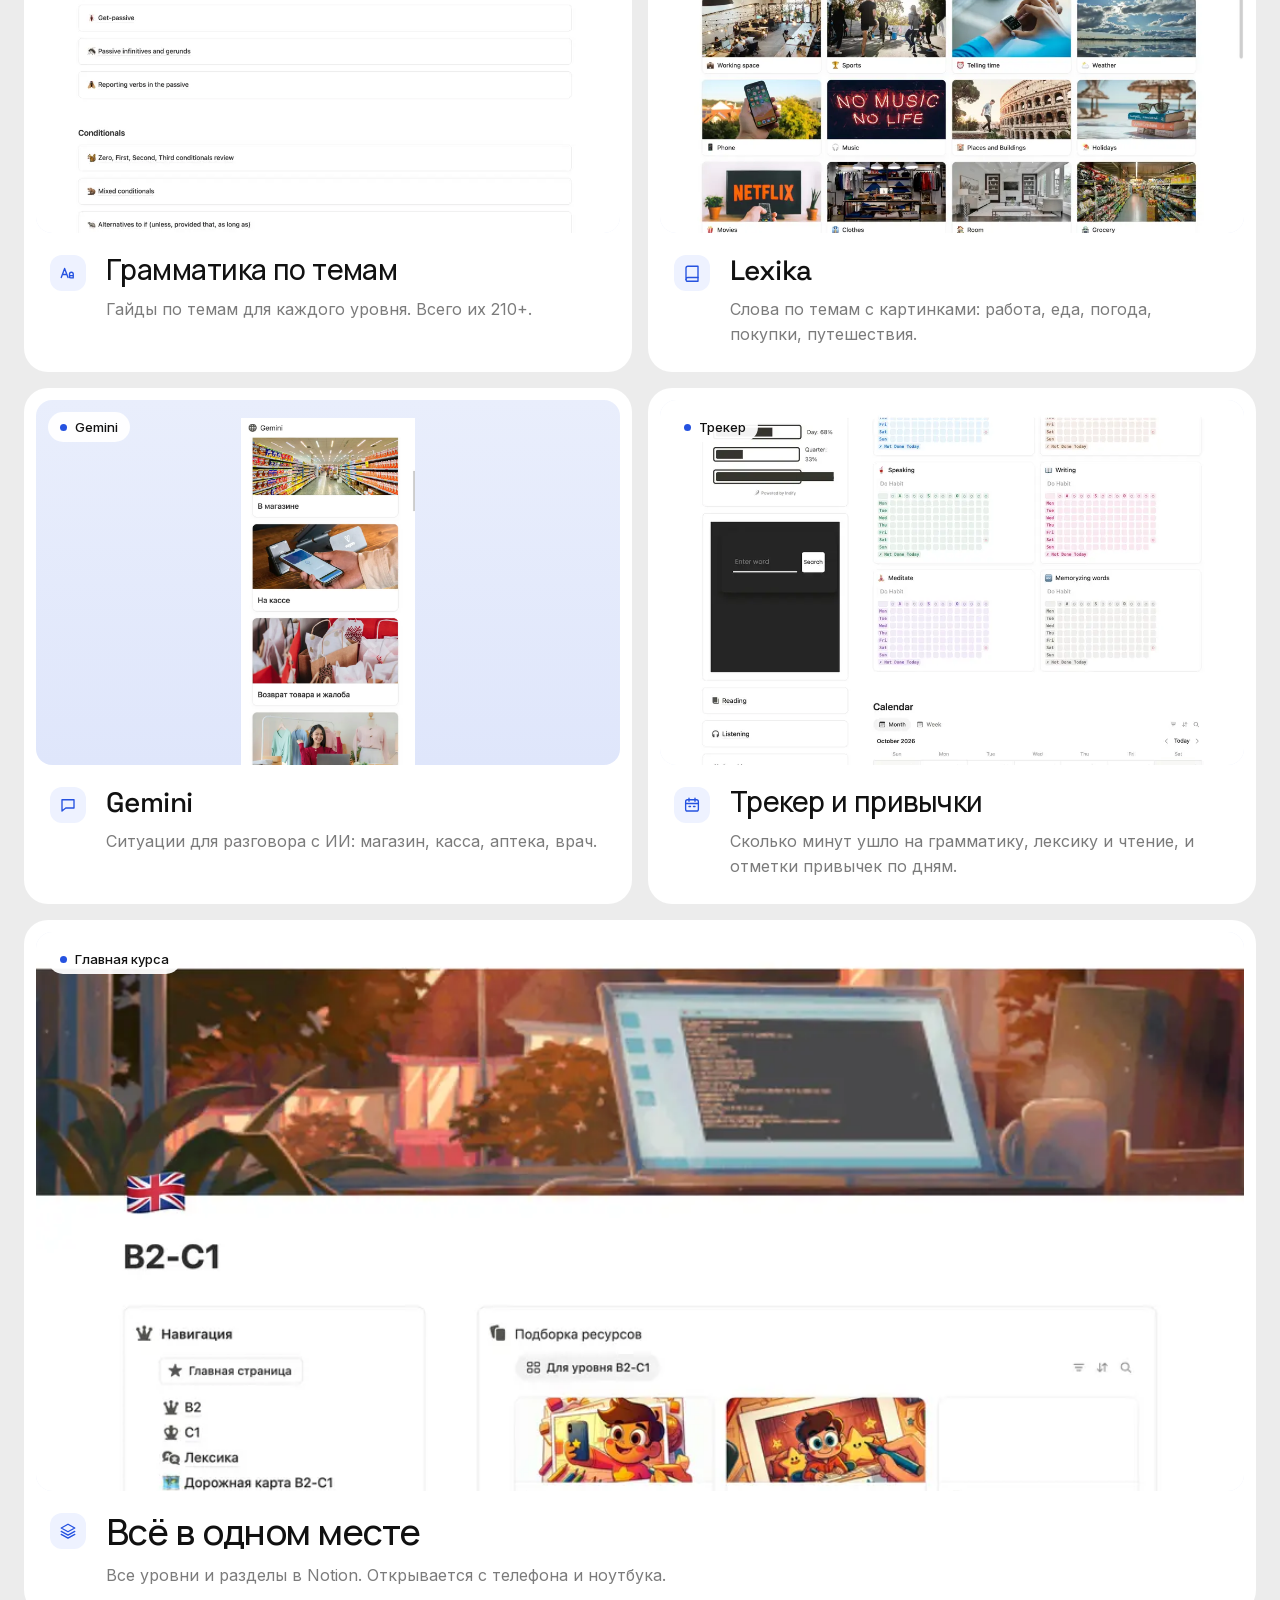
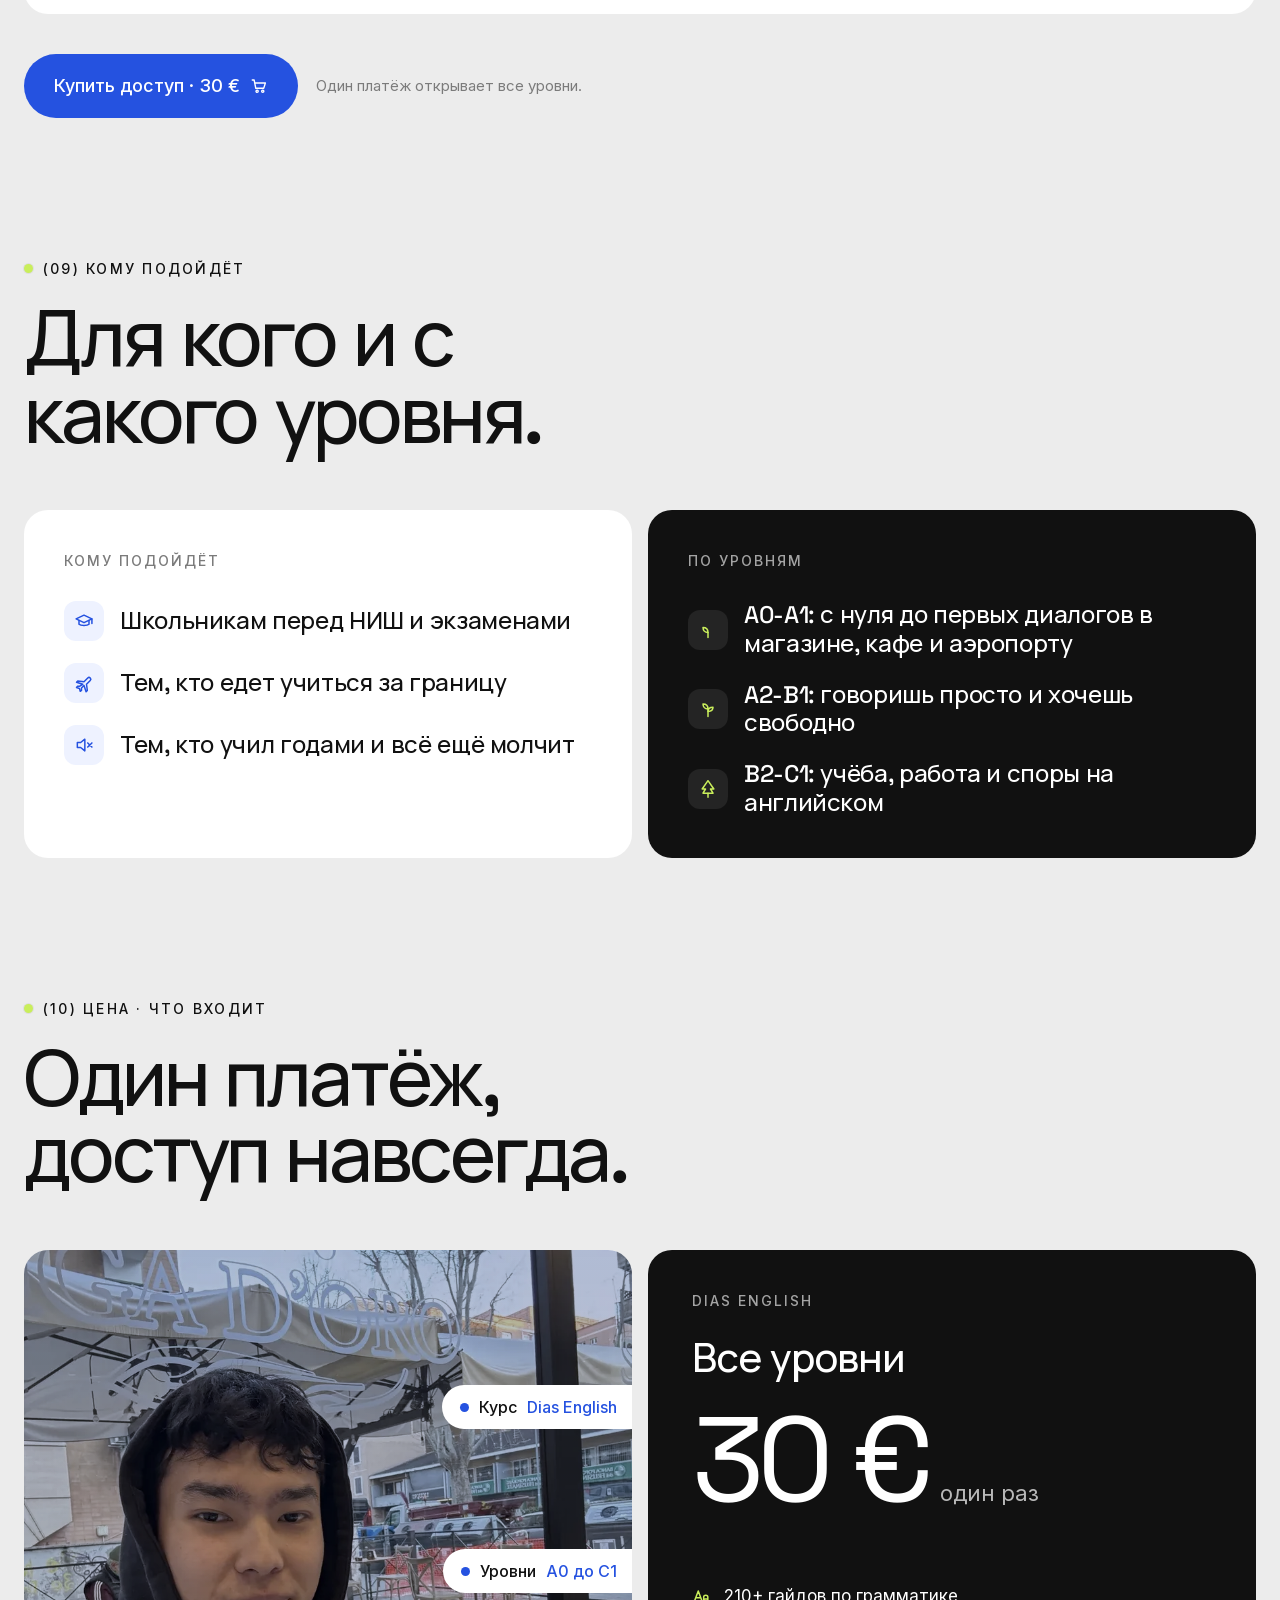
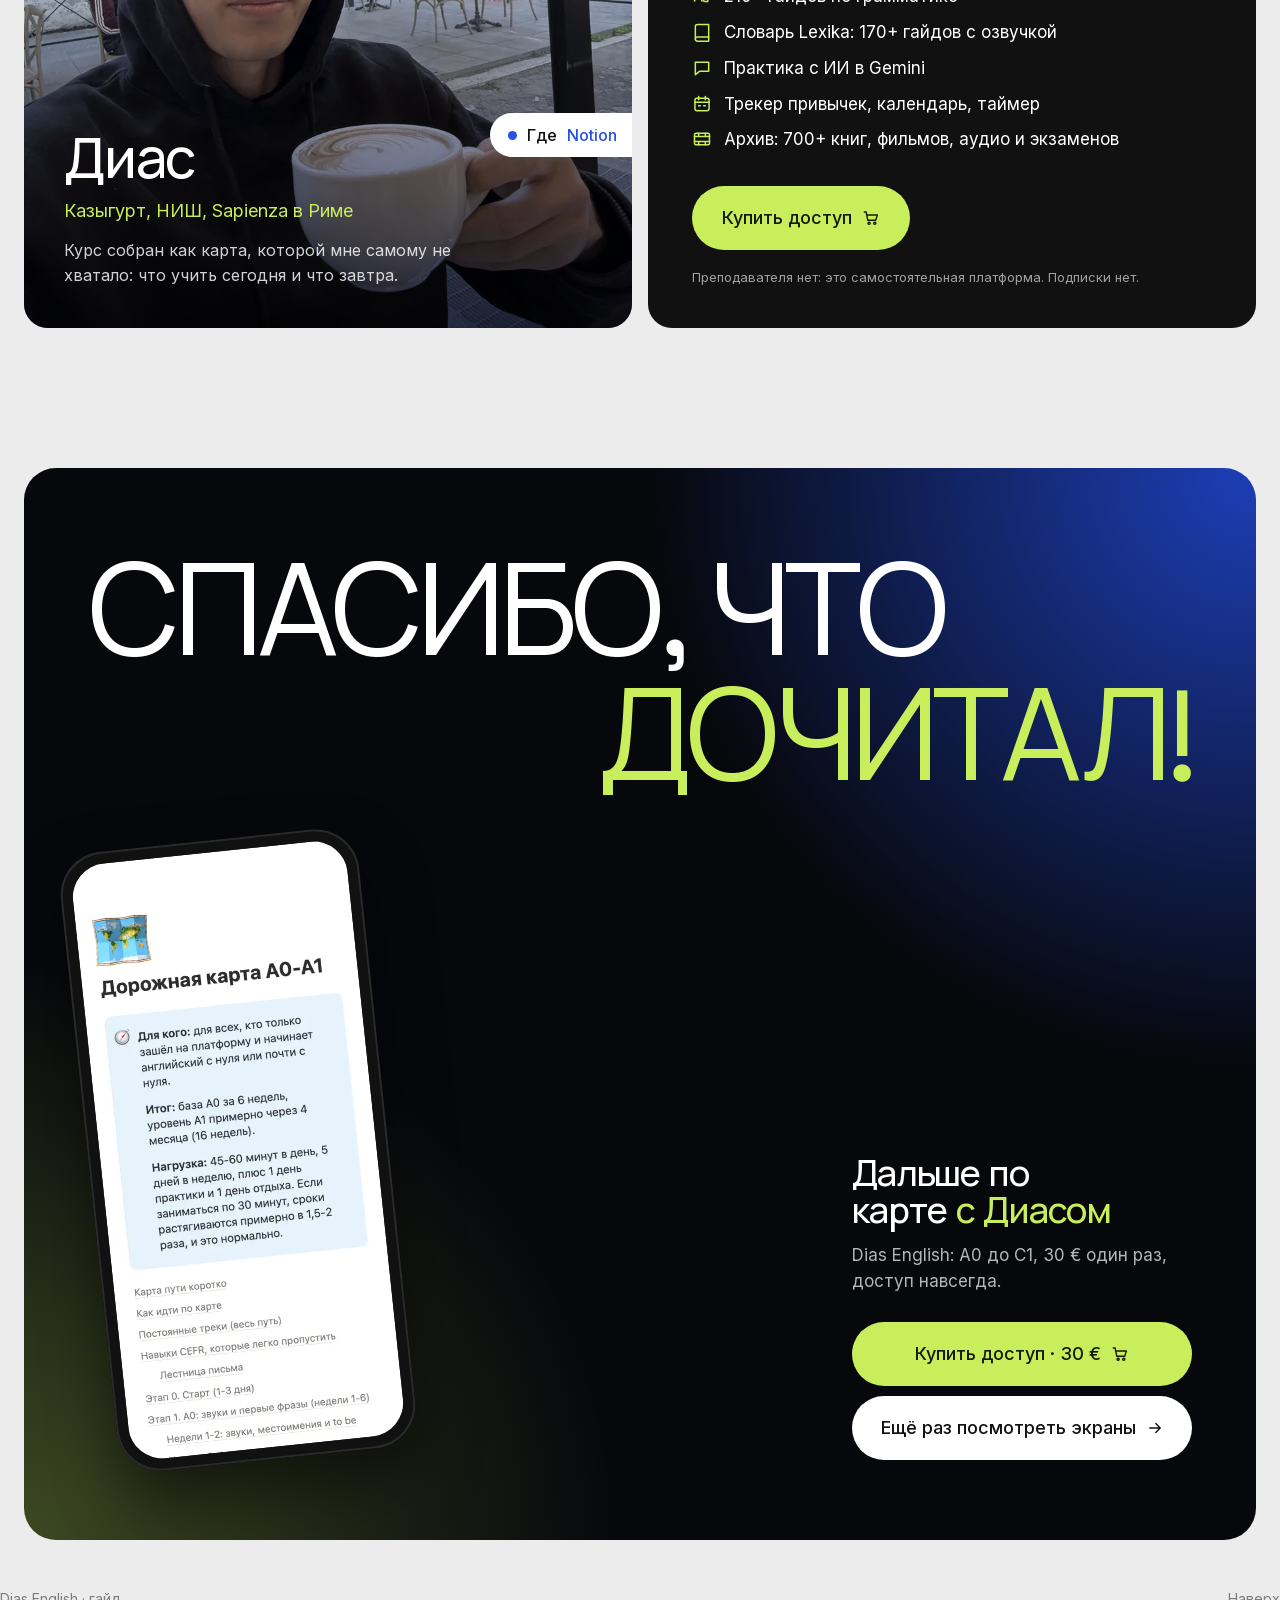
<file: en/index.html>
<!doctype html>
<html lang="ru" data-page="main" data-base="../">
<head>
<meta charset="utf-8">
<meta name="viewport" content="width=device-width, initial-scale=1">
<title>Английский по 20 минут в день: план, планер недели и проверка навыков</title>
<meta name="description" content="Гайд о том, как учить английский короткими занятиями: три шага, планер недели и профиль навыков.">
<meta property="og:title" content="Английский по 20 минут в день: план, планер недели и проверка навыков">
<meta property="og:description" content="Гайд о том, как учить английский короткими занятиями: три шага, планер недели и профиль навыков.">
<meta property="og:image" content="../media/hero-dias.webp">
<meta name="theme-color" content="#ececec">
<link rel="icon" href="data:image/svg+xml,%3Csvg xmlns=%22http://www.w3.org/2000/svg%22 viewBox=%220 0 40 40%22%3E%3Crect width=%2240%22 height=%2240%22 rx=%2212%22 fill=%22%232552e0%22/%3E%3Ccircle cx=%2228.5%22 cy=%2212.5%22 r=%223.5%22 fill=%22%23c9ee5b%22/%3E%3C/svg%3E">
<link rel="preload" href="../assets/fonts/spacegrotesk-latin.woff2" as="font" type="font/woff2" crossorigin>
<link rel="preload" href="../assets/fonts/manrope-cyrillic.woff2" as="font" type="font/woff2" crossorigin>
<link rel="stylesheet" href="../assets/style.css">
<script>window.SITE = {"meta":{"lang":"ru","title":"Английский по 20 минут в день: план, планер недели и проверка навыков","description":"Гайд о том, как учить английский короткими занятиями: три шага, планер недели и профиль навыков."},"theme":{},"links":{"buy":"https://app.lava.top/products/2c950aa0-d8be-4317-8f39-0f9b4016f5da"},"brand":{"name":"Dias English","href":"#top"},"nav":{"links":[{"text":"План","href":"#plan"},{"text":"Шаги","href":"#steps"},{"text":"Неделя","href":"#week"},{"text":"Навыки","href":"#skills"},{"text":"Внутри","href":"#tour","ad":true}],"cta":[{"text":"Экраны платформы","href":"#tour","style":"dark","ad":true},{"text":"Купить · 30 €","href":"@buy","style":"light","ad":true}]},"video":{"src":"media/en-desktop.mp4","poster":"media/en-desktop.webp","label":"Как выглядит дорожная карта"},"blocks":[{"type":"hero","lines":["Слушать",{"avatars":true,"text":"Говорить"},"Понимать"],"avatars":[{"src":"media/av-dias.webp","alt":"Диас"},{"src":"media/av-dias2.webp","alt":"Диас"}],"text":"Гайд о том, как учить английский короткими занятиями. Внутри план на неделю, проверка навыков и три шага, которые держат ритм.","button":{"text":"Начать","href":"#plan"},"image":{"src":"media/hero-dias.webp","alt":"Диас, автор курса Dias English","w":900,"h":1200},"chips":[{"text":"Короткие занятия","pos":"left:57%;top:56%","cls":"c1"},{"text":"Ответ сразу","pos":"right:3%;top:70%","cls":"c2"}]},{"type":"bento3","dark":{"label":"Коротко о гайде","title":"Как учить английский, когда на него есть 20 минут в день."},"white":{"time":"0:13 мин","image":{"src":"media/headphones.webp","alt":"Белые наушники","w":640,"h":459}},"lime":{"title":"Немного слушать, говорить, читать и писать каждый день.","image":{"src":"media/plant.webp","alt":"Росток с круглыми листьями","w":560,"h":371}}},{"type":"about","id":"plan","label":"О гайде","num":"01","dark":"Этот гайд собирает занятия в систему,","gray":"чтобы английский держался в голове дольше одной недели. Внутри план, проверка навыков и разбор частых ошибок.","image":{"src":"media/study-en.webp","alt":"Тетрадь, карточки для слов и открытка с Биг-Беном","w":1200,"h":675},"stats":[{"value":"20 мин","text":"в день на старте","icon":"clock"},{"value":"7 дней","text":"в планере недели","icon":"calendar"},{"value":"4 навыка","text":"слушать, говорить, читать, писать","icon":"speech"},{"value":"3 шага","text":"от первой фразы к привычке","icon":"stairs"}],"stripTitle":"Что подойдёт для занятий","strip":[{"icon":"film","text":"Сериалы"},{"icon":"mic","text":"Подкасты"},{"icon":"book","text":"Книги"},{"icon":"phone","text":"Приложения"},{"icon":"youtube","text":"YouTube"},{"icon":"chat","text":"Диалоги"}]},{"type":"problemSolution","meta":"(02) Разбор · ошибки","title":"Почему бросают и что делать вместо этого.","text":"Три причины, из-за которых английский откладывают. Для каждой есть простое решение.","problemsTitle":"Что мешает","solutionsTitle":"Что делать","rows":[{"problem":["Учишь списки слов","Через неделю половина забыта."],"solution":["Фразы из ситуаций","Целиком, как говорят: Could I get the bill, please?"],"color":"lime"},{"problem":["Ждёшь, когда будешь готов","Речь откладывается на месяцы."],"solution":["Говоришь с первого дня","Вслух, хотя бы одну фразу: I’m learning English."],"color":"blue"},{"problem":["Занимаешься по настроению","Ритма нет, прогресс не виден."],"solution":["20 минут по плану","Короткое занятие проще не пропустить."],"color":"white"}]},{"type":"steps","id":"steps","meta":"(03) План · три шага","title":"От первой фразы к привычке в три шага.","text":"Сначала понять, где ты сейчас. Потом найти время. Потом держать ритм и видеть результат.","items":[{"title":"Проверь навыки","text":"Отметь ниже, что даётся легко, а что трудно. Так видно, с чего начать.","tags":["5 минут","6 навыков"],"href":"#skills","icon":"radar"},{"title":"Собери свою неделю","text":"Выбери в планере время, когда у тебя точно есть 20 минут.","tags":["7 дней","20 минут"],"href":"#week","accent":true,"icon":"calendar"},{"title":"Повторяй и отмечай","text":"После занятия отмечай, что сделал. Через неделю видно, что работает.","tags":["Повторение","Прогресс"],"href":"#week","icon":"repeat"}]},{"type":"features","meta":"(04) Способы · что работает","title":"Всё, что нужно для занятий по 20 минут.","text":"Шесть простых приёмов. Каждый можно начать сегодня и ничего не покупать.","button":{"text":"К планеру","href":"#week"},"photo":{"title":"Учись там, где удобно","text":"У окна, в дороге, за кофе. Двадцать минут находятся почти везде.","chip":"Дом, дорога, кафе","image":{"src":"media/dias-window.webp","alt":"Диас с книгой у окна","w":1200,"h":900}},"paths":{"title":"Свой порядок тем","text":"Начинай с того, что нужно сейчас: поездка, работа, экзамен или сериалы.","chips":["Поездка","Работа","Экзамен","Сериалы"],"on":1},"feedback":{"title":"Проверка сразу","text":"Ответил, сверил, понял ошибку. Пока помнишь, почему ответил именно так.","note":"Сверяй ответ сразу после задания"},"progress":{"title":"Прогресс по неделям","text":"Отмечай занятия и смотри, как растёт ряд.","bars":[22,34,30,46,52,64,88]},"tutor":{"title":"Вопросы в одном месте","text":"Записывай непонятное сразу, чтобы потом найти ответ или спросить.","q":"Как сказать «я уже был здесь»?","a":"I’ve already been here."},"rooms":{"title":"Учиться вдвоём","text":"С другом проще держать ритм: договоритесь о времени и проверяйте друг друга.","tag":"Пара на неделю","avatars":["media/av-dias.webp","media/av-dias2.webp"]}},{"type":"heatmap","id":"week","meta":"(05) Планер · твоя неделя","title":"Когда у тебя есть 20 минут.","text":"Нажми на клетки, когда точно можешь заниматься. Планер запомнит выбор в этом браузере.","cardTitle":"Моя неделя","storageKey":"kw05-en-week","days":["Пн","Вт","Ср","Чт","Пт","Сб","Вс"],"rows":["Утро","Обед","После работы","Вечер","Перед сном"],"hint":"Для начала хватит четырёх или пяти занятий в неделю.","shade":[[0,0,0,0,0,2,2],[1,1,1,1,1,2,2],[2,2,2,2,1,2,2],[3,3,3,3,2,2,3],[2,2,2,2,1,1,2]],"lists":[{"title":"Цели","style":"white","items":["Понимать, а не заучивать","Заниматься по 20 минут","Говорить на простые темы"],"icons":["bulb","clock","smile"]},{"title":"Что мешает","style":"dark","items":["Длинные видео без практики","Ошибки видны только на экзамене","Непонятно, есть ли прогресс"],"icons":["video","exam","trend"]}]},{"type":"persona","id":"skills","meta":"(06) Навыки · проверь себя","title":"Твой профиль навыков.","text":"Отметь уровень от 1 до 5 для каждого навыка. Самый слабый навык подскажет, с чего начать.","storageKey":"kw05-en-skills","image":{"src":"media/dias-coffee.webp","alt":"Диас с чашкой кофе","w":900,"h":1065},"name":"Твой профиль","sub":"Обновляется, пока ты отмечаешь уровни","cardTitle":"Профиль","skills":[{"name":"Слушать","v":3},{"name":"Говорить","v":2},{"name":"Читать","v":4},{"name":"Писать","v":2},{"name":"Слова","v":3},{"name":"Грамматика","v":3}],"stats":[{"value":"1 навык","text":"в фокусе на неделю","style":"blue"},{"value":"20 мин","text":"одно занятие","style":"white"},{"value":"3 раза","text":"повторить тему за неделю","style":"lime"}]},{"type":"quote","text":"«If you practise, you will remember.»","cite":"Из гайда Диаса по Conditionals. Это, кстати, First Conditional.","avatar":"media/av-dias.webp"},{"type":"overview","ad":true,"id":"platform","meta":"(07) Dias English · экскурсия внутрь","titleA":"Английский дальше вместе с ","titleB":"Диасом","text":"Этот гайд одна тема. В Dias English так же разобраны темы от A0 до C1. Покупать курс вслепую неприятно, поэтому ниже экскурсия: восемь настоящих экранов, как их видит ученик.","buttons":[{"text":"Купить доступ · 30 €","href":"@buy","style":"dark"},{"text":"Смотреть экраны","href":"#tour","style":"light"}],"tiles":[{"src":"media/dias-coffee.webp","alt":"Диас","label":"Dias English"},{"src":"media/dias-window.webp","alt":"Диас у окна","label":"Notion"}],"cards":[{"cap":"Уровни","icon":"layers","num":"01","value":"От A0 до C1, у каждого своя дорожная карта"},{"cap":"Грамматика","icon":"grammar","num":"02","value":"210+ гайдов по темам"},{"cap":"Цена","icon":"euro","num":"03","value":"30 €","big":true,"style":"blue"},{"cap":"Доступ","icon":"infinity","num":"04","value":"Один раз и навсегда, в Notion"}]},{"type":"tour","ad":true,"id":"tour","meta":"(08) Внутри · восемь экранов","title":"Как курс выглядит внутри.","text":"Настоящие скриншоты с ноутбука и телефона. Подписи взяты из описания курса.","tabs":[{"key":"all","text":"Все"},{"key":"plan","text":"План"},{"key":"learn","text":"Учёба"},{"key":"practice","text":"Практика"}],"items":[{"tag":"plan","chip":"A0-A1 · этапы","img":"media/en-n-a0-roadmap.webp","w":1100,"h":688,"icon":"route","title":"Этапы по неделям","text":"Чек-лист на каждый этап. В конце тест: больше 60%, идёшь дальше.","wide":true},{"tag":"plan","chip":"Телефон","img":"media/en-m-roadmap.webp","w":500,"h":1083,"phone":true,"icon":"phone","title":"Дорожная карта с телефона","text":"Для кого уровень, итог и нагрузка: 45-60 минут в день, 5 дней в неделю."},{"tag":"plan","chip":"A2-B1 · главная","img":"media/en-n-a2-hub.webp","w":1100,"h":688,"icon":"home","title":"Главная уровня","text":"Навигация по разделам, подборка ресурсов и таймер."},{"tag":"learn","chip":"B2 · грамматика","img":"media/en-n-b2-grammar.webp","w":1100,"h":688,"icon":"grammar","title":"Грамматика по темам","text":"Гайды по темам для каждого уровня. Всего их 210+."},{"tag":"learn","chip":"Lexika","img":"media/en-n-a0-lexika.webp","w":1100,"h":688,"icon":"book","title":"Lexika","text":"Слова по темам с картинками: работа, еда, погода, покупки, путешествия."},{"tag":"practice","chip":"Gemini","img":"media/en-m-gemini.webp","w":600,"h":1200,"phone":true,"icon":"chat","title":"Gemini","text":"Ситуации для разговора с ИИ: магазин, касса, аптека, врач."},{"tag":"practice","chip":"Трекер","img":"media/en-habits.webp","w":1100,"h":687,"icon":"calendar","title":"Трекер и привычки","text":"Сколько минут ушло на грамматику, лексику и чтение, и отметки привычек по дням."},{"tag":"plan","chip":"Главная курса","img":"media/en-home.webp","w":1100,"h":687,"icon":"layers","title":"Всё в одном месте","text":"Все уровни и разделы в Notion. Открывается с телефона и ноутбука.","wide":true}],"button":{"text":"Купить доступ · 30 €","href":"@buy","style":"blue"},"note":"Один платёж открывает все уровни."},{"type":"who","ad":true,"meta":"(09) Кому подойдёт","title":"Для кого и с какого уровня.","lists":[{"title":"Кому подойдёт","style":"white","items":["Школьникам перед НИШ и экзаменами","Тем, кто едет учиться за границу","Тем, кто учил годами и всё ещё молчит"],"icons":["school","plane","mute"]},{"title":"По уровням","style":"dark","items":["A0-A1: с нуля до первых диалогов в магазине, кафе и аэропорту","A2-B1: говоришь просто и хочешь свободно","B2-C1: учёба, работа и споры на английском"],"icons":["seed","sprout","tree"]}]},{"type":"offer","ad":true,"id":"price","meta":"(10) Цена · что входит","title":"Один платёж, доступ навсегда.","person":{"image":{"src":"media/dias-coffee.webp","alt":"Диас","w":900,"h":1065},"name":"Диас","sub":"Казыгурт, НИШ, Sapienza в Риме","text":"Курс собран как карта, которой мне самому не хватало: что учить сегодня и что завтра.","pills":[["Курс","Dias English"],["Уровни","A0 до C1"],["Где","Notion"]]},"price":{"style":"dark","cap":"Dias English","name":"Все уровни","amount":"30 €","note":"один раз","list":["Дорожные карты A0-A1, A2-B1, B2-C1","210+ гайдов по грамматике","Словарь Lexika: 170+ гайдов с озвучкой","Практика с ИИ в Gemini","Трекер привычек, календарь, таймер","Архив: 700+ книг, фильмов, аудио и экзаменов"],"icons":["route","grammar","book","chat","calendar","film"],"buttons":[{"text":"Купить доступ","href":"@buy","style":"lime"}],"src":"Преподавателя нет: это самостоятельная платформа. Подписки нет."}},{"type":"final","ad":true,"lines":["Спасибо, что","дочитал!"],"phone":{"src":"media/en-m-roadmap.webp","alt":"Дорожная карта курса на телефоне","w":500,"h":1083},"title":"Дальше по карте","titleEm":"с Диасом","text":"Dias English: A0 до C1, 30 € один раз, доступ навсегда.","buttons":[{"text":"Купить доступ · 30 €","href":"@buy","style":"lime"},{"text":"Ещё раз посмотреть экраны","href":"#tour","style":"light"}]}],"footer":{"left":"Dias English · гайд","right":[{"text":"Наверх","href":"#top"}]}};</script>
<script src="../assets/render.js" defer></script>
</head>
<body id="top">
<div id="app" data-prerendered><header class="wrap" data-block="Шапка"><nav class="nav" aria-label="Основное меню"><a class="brand" href="#top"><svg class="brand-mark" viewBox="0 0 40 40" aria-hidden="true"><rect width="40" height="40" rx="12" fill="var(--blue)"></rect><path d="M12 11h7a9 9 0 0 1 0 18h-7z" fill="none" stroke="#fff" stroke-width="3.4" stroke-linejoin="round"></path><circle cx="28.5" cy="12.5" r="3.5" fill="var(--lime)"></circle></svg>Dias English</a><ul class="nav-links"><li><a href="#plan">План</a></li><li><a href="#steps">Шаги</a></li><li><a href="#week">Неделя</a></li><li><a href="#skills">Навыки</a></li><li><a href="#tour">Внутри</a></li></ul><div class="nav-cta"><a class="btn btn-dark btn-sm" href="#tour">Экраны платформы<svg class="ico " viewBox="0 0 24 24" fill="none" stroke="currentColor" stroke-width="1.8" stroke-linecap="round" stroke-linejoin="round" aria-hidden="true"></svg></a><a class="btn btn-light btn-sm" href="https://app.lava.top/products/2c950aa0-d8be-4317-8f39-0f9b4016f5da" target="_blank" rel="noopener">Купить · 30 €<svg class="ico " viewBox="0 0 24 24" fill="none" stroke="currentColor" stroke-width="1.8" stroke-linecap="round" stroke-linejoin="round" aria-hidden="true"></svg></a></div><a class="nav-burger" href="#tour" aria-label="Экраны платформы"><svg class="ico " viewBox="0 0 24 24" fill="none" stroke="currentColor" stroke-width="1.8" stroke-linecap="round" stroke-linejoin="round" aria-hidden="true"><path d="M7 17 17 7M9 7h8v8"></path></svg></a></nav></header><main><section class="wrap" aria-label="Первый экран"><div class="hero" data-block="Первый экран"><div class="hero-panel" aria-hidden="true"></div><h1 class="hero-title"><span>Слушать</span><span class="row"><span class="avatars" aria-hidden="true"><img class="" src="../media/av-dias.webp" alt="" width="160" height="160" fetchpriority="high" decoding="async"><img class="" src="../media/av-dias2.webp" alt="" width="160" height="160" fetchpriority="high" decoding="async"><span class="plus"><svg class="ico " viewBox="0 0 24 24" fill="none" stroke="currentColor" stroke-width="1.8" stroke-linecap="round" stroke-linejoin="round" aria-hidden="true"><path d="M12 5v14M5 12h14"></path></svg></span></span><span>Говорить</span></span><span>Понимать</span></h1><p class="hero-sub">Гайд о том, как учить английский короткими занятиями. Внутри план на неделю, проверка навыков и три шага, которые держат ритм.</p><div class="hero-actions"><a class="btn btn-light " href="#plan">Начать<svg class="ico ico-arrow" viewBox="0 0 24 24" fill="none" stroke="currentColor" stroke-width="1.8" stroke-linecap="round" stroke-linejoin="round" aria-hidden="true"><path d="M5 12h14M13 6l6 6-6 6"></path></svg></a><button type="button" class="btn btn-light btn-round" data-video="" aria-label="Смотреть видео"><svg class="ico " viewBox="0 0 24 24" fill="none" stroke="currentColor" stroke-width="1.8" stroke-linecap="round" stroke-linejoin="round" aria-hidden="true"><path d="M7 4.5v15l12-7.5z" fill="currentColor" stroke="none"></path></svg></button><button type="button" class="btn btn-light btn-round" data-share="" aria-label="Поделиться ссылкой"><svg class="ico " viewBox="0 0 24 24" fill="none" stroke="currentColor" stroke-width="1.8" stroke-linecap="round" stroke-linejoin="round" aria-hidden="true"><path d="M12 15V3M7.5 7.5 12 3l4.5 4.5"></path><path d="M5 12v7a2 2 0 0 0 2 2h10a2 2 0 0 0 2-2v-7"></path></svg></button></div><img class="hero-photo" src="../media/hero-dias.webp" alt="Диас, автор курса Dias English" width="900" height="1200" fetchpriority="high" decoding="async"><span class="chip-float c1" style="left:57%;top:56%"><i class="dot-ring"></i>Короткие занятия</span><span class="chip-float c2" style="right:3%;top:70%"><i class="dot-ring"></i>Ответ сразу</span></div></section><section class="wrap"><div class="bento3"><article class="card dark rv"><p class="b3-label">Коротко о гайде</p><h2 class="b3-title">Как учить английский, когда на него есть 20 минут в день.</h2><svg class="b3-clock" viewBox="0 0 80 80" aria-hidden="true"><circle cx="40" cy="40" r="34" fill="none" stroke="rgba(255,255,255,.18)" stroke-width="2"></circle><path class="clock-sector" d="M40 40V6A34 34 0 0 1 69.4 23z" fill="var(--lime)"></path><g class="clock-hand"><path d="M40 40V12" stroke="#fff" stroke-width="3" stroke-linecap="round"></path></g><circle cx="40" cy="40" r="4" fill="#fff"></circle></svg></article><article class="card rv"><div class="b3-media"><button type="button" class="play" data-video="" aria-label="Смотреть видео"><svg class="ico " viewBox="0 0 24 24" fill="none" stroke="currentColor" stroke-width="1.8" stroke-linecap="round" stroke-linejoin="round" aria-hidden="true"><path d="M7 4.5v15l12-7.5z" fill="currentColor" stroke="none"></path></svg></button><span class="b3-time">0:13 мин</span></div><img class="b3-obj" src="../media/headphones.webp" alt="Белые наушники" width="640" height="459" loading="lazy" decoding="async"></article><article class="card lime rv"><h2 class="b3-title">Немного слушать, говорить, читать и писать каждый день.</h2><img class="b3-plant" src="../media/plant.webp" alt="Росток с круглыми листьями" width="560" height="371" loading="lazy" decoding="async"></article></div></section><section class="wrap sec" id="plan"><div class="about rv"><div class="about-label"><span class="pill-mini"><i></i>О гайде</span><span class="num-tag">01</span><img class="about-img" src="../media/study-en.webp" alt="Тетрадь, карточки для слов и открытка с Биг-Беном" width="1200" height="675" loading="lazy" decoding="async"></div><p class="about-text">Этот гайд собирает занятия в систему, <span>чтобы английский держался в голове дольше одной недели. Внутри план, проверка навыков и разбор частых ошибок.</span></p></div><div class="stats"><div class="stat rv"><span class="stat-ico"><svg class="ico " viewBox="0 0 24 24" fill="none" stroke="currentColor" stroke-width="1.8" stroke-linecap="round" stroke-linejoin="round" aria-hidden="true"><circle cx="12" cy="12" r="9"></circle><path d="M12 7v5l3 2"></path></svg></span><b><span data-count-to="20" class="">20</span> мин</b><span>в день на старте</span></div><div class="stat rv"><span class="stat-ico"><svg class="ico " viewBox="0 0 24 24" fill="none" stroke="currentColor" stroke-width="1.8" stroke-linecap="round" stroke-linejoin="round" aria-hidden="true"><rect x="3.5" y="5" width="17" height="15" rx="2.5"></rect><path d="M3.5 10h17M8 3v4M16 3v4M8 14h2M14 14h2"></path></svg></span><b><span data-count-to="7" class="">7</span> дней</b><span>в планере недели</span></div><div class="stat rv"><span class="stat-ico"><svg class="ico " viewBox="0 0 24 24" fill="none" stroke="currentColor" stroke-width="1.8" stroke-linecap="round" stroke-linejoin="round" aria-hidden="true"><path d="M4 5h16v11h-7l-4 4v-4H4z"></path><path d="M8 9h8M8 12h5"></path></svg></span><b><span data-count-to="4" class="">4</span> навыка</b><span>слушать, говорить, читать, писать</span></div><div class="stat rv"><span class="stat-ico"><svg class="ico " viewBox="0 0 24 24" fill="none" stroke="currentColor" stroke-width="1.8" stroke-linecap="round" stroke-linejoin="round" aria-hidden="true"><path d="M3 20h5v-5h5v-5h5V5h3"></path></svg></span><b><span data-count-to="3" class="">3</span> шага</b><span>от первой фразы к привычке</span></div></div><div class="strip rv"><p>Что подойдёт для занятий</p><ul><li><svg class="ico " viewBox="0 0 24 24" fill="none" stroke="currentColor" stroke-width="1.8" stroke-linecap="round" stroke-linejoin="round" aria-hidden="true"><rect x="3" y="5" width="18" height="14" rx="2"></rect><path d="M3 9h18M3 15h18M8 5v4M16 5v4M8 15v4M16 15v4"></path></svg>Сериалы</li><li><svg class="ico " viewBox="0 0 24 24" fill="none" stroke="currentColor" stroke-width="1.8" stroke-linecap="round" stroke-linejoin="round" aria-hidden="true"><rect x="9" y="3" width="6" height="11" rx="3"></rect><path d="M5.5 11a6.5 6.5 0 0 0 13 0M12 17.5V21"></path></svg>Подкасты</li><li><svg class="ico " viewBox="0 0 24 24" fill="none" stroke="currentColor" stroke-width="1.8" stroke-linecap="round" stroke-linejoin="round" aria-hidden="true"><path d="M4 5.5A2.5 2.5 0 0 1 6.5 3H20v15H6.5A2.5 2.5 0 0 0 4 20.5z"></path><path d="M4 20.5A2.5 2.5 0 0 0 6.5 23H20v-5"></path></svg>Книги</li><li><svg class="ico " viewBox="0 0 24 24" fill="none" stroke="currentColor" stroke-width="1.8" stroke-linecap="round" stroke-linejoin="round" aria-hidden="true"><rect x="6.5" y="2.5" width="11" height="19" rx="2.5"></rect><path d="M10.5 18.5h3"></path></svg>Приложения</li><li><svg class="ico " viewBox="0 0 24 24" fill="none" stroke="currentColor" stroke-width="1.8" stroke-linecap="round" stroke-linejoin="round" aria-hidden="true"><rect x="2.5" y="5.5" width="19" height="13" rx="4"></rect><path d="M10 9.2v5.6l4.8-2.8z" fill="currentColor" stroke="none"></path></svg>YouTube</li><li><svg class="ico " viewBox="0 0 24 24" fill="none" stroke="currentColor" stroke-width="1.8" stroke-linecap="round" stroke-linejoin="round" aria-hidden="true"><path d="M4 5h16v11H9l-5 4z"></path></svg>Диалоги</li></ul></div></section><section class="wrap"><div class="ps sec on-dark" style="padding-top:80px"><div class="sec-head rv"><div><p class="meta"><i></i>(02) Разбор · ошибки</p><h2 class="sec-title">Почему бросают и что делать вместо этого.</h2></div><div><p class="sec-text">Три причины, из-за которых английский откладывают. Для каждой есть простое решение.</p></div></div><div class="ps-cols"><p class="ps-col-h">Что мешает</p><p class="ps-col-h sol">Что делать</p><div class="ps-row"><div class="ps-card prob rv"><div class="ps-top"><svg class="ico ps-x" viewBox="0 0 24 24" fill="none" stroke="currentColor" stroke-width="1.8" stroke-linecap="round" stroke-linejoin="round" aria-hidden="true"><circle cx="12" cy="12" r="9"></circle><path d="M9 9l6 6M15 9l-6 6"></path></svg><span class="num-tag">01</span></div><h3>Учишь списки слов</h3><p>Через неделю половина забыта.</p></div><div class="ps-link rv" aria-hidden="true"><span class="ps-arrow"><svg class="ico " viewBox="0 0 24 24" fill="none" stroke="currentColor" stroke-width="1.8" stroke-linecap="round" stroke-linejoin="round" aria-hidden="true"><path d="M5 12h14M13 6l6 6-6 6"></path></svg></span></div><div class="ps-card sol rv lime"><div class="ps-top"><span class="ps-ok"><svg class="ico " viewBox="0 0 24 24" fill="none" stroke="currentColor" stroke-width="1.8" stroke-linecap="round" stroke-linejoin="round" aria-hidden="true"><path d="M5 12.5l4.5 4.5L19 7.5"></path></svg></span><span class="num-tag">01</span></div><h3>Фразы из ситуаций</h3><p>Целиком, как говорят: Could I get the bill, please?</p></div></div><div class="ps-row"><div class="ps-card prob rv"><div class="ps-top"><svg class="ico ps-x" viewBox="0 0 24 24" fill="none" stroke="currentColor" stroke-width="1.8" stroke-linecap="round" stroke-linejoin="round" aria-hidden="true"><circle cx="12" cy="12" r="9"></circle><path d="M9 9l6 6M15 9l-6 6"></path></svg><span class="num-tag">02</span></div><h3>Ждёшь, когда будешь готов</h3><p>Речь откладывается на месяцы.</p></div><div class="ps-link rv" aria-hidden="true"><span class="ps-arrow"><svg class="ico " viewBox="0 0 24 24" fill="none" stroke="currentColor" stroke-width="1.8" stroke-linecap="round" stroke-linejoin="round" aria-hidden="true"><path d="M5 12h14M13 6l6 6-6 6"></path></svg></span></div><div class="ps-card sol rv blue"><div class="ps-top"><span class="ps-ok"><svg class="ico " viewBox="0 0 24 24" fill="none" stroke="currentColor" stroke-width="1.8" stroke-linecap="round" stroke-linejoin="round" aria-hidden="true"><path d="M5 12.5l4.5 4.5L19 7.5"></path></svg></span><span class="num-tag">02</span></div><h3>Говоришь с первого дня</h3><p>Вслух, хотя бы одну фразу: I’m learning English.</p></div></div><div class="ps-row"><div class="ps-card prob rv"><div class="ps-top"><svg class="ico ps-x" viewBox="0 0 24 24" fill="none" stroke="currentColor" stroke-width="1.8" stroke-linecap="round" stroke-linejoin="round" aria-hidden="true"><circle cx="12" cy="12" r="9"></circle><path d="M9 9l6 6M15 9l-6 6"></path></svg><span class="num-tag">03</span></div><h3>Занимаешься по настроению</h3><p>Ритма нет, прогресс не виден.</p></div><div class="ps-link rv" aria-hidden="true"><span class="ps-arrow"><svg class="ico " viewBox="0 0 24 24" fill="none" stroke="currentColor" stroke-width="1.8" stroke-linecap="round" stroke-linejoin="round" aria-hidden="true"><path d="M5 12h14M13 6l6 6-6 6"></path></svg></span></div><div class="ps-card sol rv white"><div class="ps-top"><span class="ps-ok"><svg class="ico " viewBox="0 0 24 24" fill="none" stroke="currentColor" stroke-width="1.8" stroke-linecap="round" stroke-linejoin="round" aria-hidden="true"><path d="M5 12.5l4.5 4.5L19 7.5"></path></svg></span><span class="num-tag">03</span></div><h3>20 минут по плану</h3><p>Короткое занятие проще не пропустить.</p></div></div></div></div></section><section class="wrap" id="steps"><div class="steps sec on-dark" style="padding-top:80px"><div class="sec-head rv"><div><p class="meta"><i></i>(03) План · три шага</p><h2 class="sec-title">От первой фразы к привычке в три шага.</h2></div><div><p class="sec-text">Сначала понять, где ты сейчас. Потом найти время. Потом держать ритм и видеть результат.</p></div></div><div class="steps-track rv" aria-hidden="true"><i></i></div><div class="steps-grid"><a class="step rv" href="#skills"><div class="step-top"><span class="step-n">01</span><span class="step-ico"><svg class="ico " viewBox="0 0 24 24" fill="none" stroke="currentColor" stroke-width="1.8" stroke-linecap="round" stroke-linejoin="round" aria-hidden="true"><path d="M12 3l8 6-3 10H7L4 9z"></path><path d="M12 8l3.5 2.5-1.3 4H9.8l-1.3-4z"></path></svg></span></div><h3>Проверь навыки</h3><p>Отметь ниже, что даётся легко, а что трудно. Так видно, с чего начать.</p><div class="tags"><span class="tag">5 минут</span><span class="tag">6 навыков</span></div></a><a class="step rv lime" href="#week"><div class="step-top"><span class="step-n">02</span><span class="step-ico"><svg class="ico " viewBox="0 0 24 24" fill="none" stroke="currentColor" stroke-width="1.8" stroke-linecap="round" stroke-linejoin="round" aria-hidden="true"><rect x="3.5" y="5" width="17" height="15" rx="2.5"></rect><path d="M3.5 10h17M8 3v4M16 3v4M8 14h2M14 14h2"></path></svg></span></div><h3>Собери свою неделю</h3><p>Выбери в планере время, когда у тебя точно есть 20 минут.</p><div class="tags"><span class="tag">7 дней</span><span class="tag">20 минут</span></div></a><a class="step rv" href="#week"><div class="step-top"><span class="step-n">03</span><span class="step-ico"><svg class="ico " viewBox="0 0 24 24" fill="none" stroke="currentColor" stroke-width="1.8" stroke-linecap="round" stroke-linejoin="round" aria-hidden="true"><path d="M4 11V9a3 3 0 0 1 3-3h12M16 3l3 3-3 3M20 13v2a3 3 0 0 1-3 3H5M8 21l-3-3 3-3"></path></svg></span></div><h3>Повторяй и отмечай</h3><p>После занятия отмечай, что сделал. Через неделю видно, что работает.</p><div class="tags"><span class="tag">Повторение</span><span class="tag">Прогресс</span></div></a></div></div></section><section class="wrap sec"><div class="sec-head rv"><div><p class="meta"><i></i>(04) Способы · что работает</p><h2 class="sec-title">Всё, что нужно для занятий по 20 минут.</h2></div><div><p class="sec-text">Шесть простых приёмов. Каждый можно начать сегодня и ничего не покупать.</p><p style="margin-top:22px"><a class="btn btn-dark btn-sm" href="#week">К планеру<svg class="ico ico-arrow" viewBox="0 0 24 24" fill="none" stroke="currentColor" stroke-width="1.8" stroke-linecap="round" stroke-linejoin="round" aria-hidden="true"><path d="M5 12h14M13 6l6 6-6 6"></path></svg></a></p></div></div><div class="feat"><article class="card f-photo rv"><img class="" src="../media/dias-window.webp" alt="Диас с книгой у окна" width="1200" height="900" loading="lazy" decoding="async"><span class="f-chip"><i></i>Дом, дорога, кафе</span><div class="f-in"><h3 class="f-title">Учись там, где удобно</h3><p class="f-text">У окна, в дороге, за кофе. Двадцать минут находятся почти везде.</p></div></article><article class="card f-side rv"><div class="f-head"><h3 class="f-title">Свой порядок тем</h3><span class="f-ico"><svg class="ico " viewBox="0 0 24 24" fill="none" stroke="currentColor" stroke-width="1.8" stroke-linecap="round" stroke-linejoin="round" aria-hidden="true"><circle cx="6" cy="18" r="2.5"></circle><circle cx="18" cy="6" r="2.5"></circle><path d="M8.5 18H15a3 3 0 0 0 0-6H9a3 3 0 0 1 0-6h6.5"></path></svg></span></div><p class="f-text">Начинай с того, что нужно сейчас: поездка, работа, экзамен или сериалы.</p><div class="f-chips"><span>Поездка</span><span class="on">Работа</span><span>Экзамен</span><span>Сериалы</span></div></article><article class="card lime f-side rv"><div class="f-head"><h3 class="f-title">Проверка сразу</h3><span class="f-ico"><svg class="ico " viewBox="0 0 24 24" fill="none" stroke="currentColor" stroke-width="1.8" stroke-linecap="round" stroke-linejoin="round" aria-hidden="true"><path d="M13 3 5 13.5h6L10.5 21 19 10h-6z"></path></svg></span></div><p class="f-text">Ответил, сверил, понял ошибку. Пока помнишь, почему ответил именно так.</p><p class="f-note"><b><svg class="ico " viewBox="0 0 24 24" fill="none" stroke="currentColor" stroke-width="1.8" stroke-linecap="round" stroke-linejoin="round" aria-hidden="true"><path d="M5 12.5l4.5 4.5L19 7.5"></path></svg></b>Сверяй ответ сразу после задания</p></article><article class="card f-third rv"><div class="f-head"><h3 class="f-title">Прогресс по неделям</h3><span class="f-ico"><svg class="ico " viewBox="0 0 24 24" fill="none" stroke="currentColor" stroke-width="1.8" stroke-linecap="round" stroke-linejoin="round" aria-hidden="true"><path d="M4 20V10M10 20V4M16 20v-7M22 20H2"></path></svg></span></div><p class="f-text">Отмечай занятия и смотри, как растёт ряд.</p><div class="bars" aria-hidden="true"><i style="--h:22%"></i><i style="--h:34%"></i><i style="--h:30%"></i><i style="--h:46%"></i><i style="--h:52%"></i><i style="--h:64%"></i><i style="--h:88%"></i></div></article><article class="card dark f-third rv"><div class="f-head"><h3 class="f-title">Вопросы в одном месте</h3><span class="f-ico"><svg class="ico " viewBox="0 0 24 24" fill="none" stroke="currentColor" stroke-width="1.8" stroke-linecap="round" stroke-linejoin="round" aria-hidden="true"><circle cx="12" cy="12" r="9"></circle><path d="M9.6 9.3a2.5 2.5 0 0 1 4.8.9c0 1.7-2.4 2.2-2.4 3.8M12 17.2v.1"></path></svg></span></div><p class="f-text">Записывай непонятное сразу, чтобы потом найти ответ или спросить.</p><div class="chat"><p class="q">Как сказать «я уже был здесь»?</p><p class="a">I’ve already been here.</p></div></article><article class="card blue f-third rv"><div class="f-head"><h3 class="f-title">Учиться вдвоём</h3><span class="f-ico"><svg class="ico " viewBox="0 0 24 24" fill="none" stroke="currentColor" stroke-width="1.8" stroke-linecap="round" stroke-linejoin="round" aria-hidden="true"><circle cx="9" cy="8" r="3.5"></circle><path d="M2.5 20a6.5 6.5 0 0 1 13 0"></path><circle cx="17.5" cy="9.5" r="2.5"></circle><path d="M16.5 14.6A5 5 0 0 1 22 19.5"></path></svg></span></div><p class="f-text">С другом проще держать ритм: договоритесь о времени и проверяйте друг друга.</p><div class="room"><span class="avatars"><img class="" src="../media/av-dias.webp" alt="" width="160" height="160" loading="lazy" decoding="async"><img class="" src="../media/av-dias2.webp" alt="" width="160" height="160" loading="lazy" decoding="async"><span class="plus"><svg class="ico " viewBox="0 0 24 24" fill="none" stroke="currentColor" stroke-width="1.8" stroke-linecap="round" stroke-linejoin="round" aria-hidden="true"><path d="M12 5v14M5 12h14"></path></svg></span></span><span class="room-tag">Пара на неделю</span></div></article></div></section><section class="wrap sec" id="week" data-heat="{&quot;rows&quot;:[&quot;Утро&quot;,&quot;Обед&quot;,&quot;После работы&quot;,&quot;Вечер&quot;,&quot;Перед сном&quot;],&quot;days&quot;:[&quot;Пн&quot;,&quot;Вт&quot;,&quot;Ср&quot;,&quot;Чт&quot;,&quot;Пт&quot;,&quot;Сб&quot;,&quot;Вс&quot;],&quot;key&quot;:&quot;kw05-en-week&quot;}"><div class="sec-head rv"><div><p class="meta"><i></i>(05) Планер · твоя неделя</p><h2 class="sec-title">Когда у тебя есть 20 минут.</h2></div><div><p class="sec-text">Нажми на клетки, когда точно можешь заниматься. Планер запомнит выбор в этом браузере.</p></div></div><div class="heat rv"><div class="heat-top"><p class="cap">Моя неделя</p><span class="heat-peak"><i></i><span data-peak="">Выбери время</span></span></div><div class="heat-grid" role="group" aria-label="Моя неделя"><span></span><span class="hd">Пн</span><span class="hd">Вт</span><span class="hd">Ср</span><span class="hd">Чт</span><span class="hd">Пт</span><span class="hd">Сб</span><span class="hd">Вс</span><span class="rl">Утро</span><button type="button" class="cell l0" data-cell="0-0" aria-pressed="false" aria-label="Пн, Утро"></button><button type="button" class="cell l0" data-cell="0-1" aria-pressed="false" aria-label="Вт, Утро"></button><button type="button" class="cell l0" data-cell="0-2" aria-pressed="false" aria-label="Ср, Утро"></button><button type="button" class="cell l0" data-cell="0-3" aria-pressed="false" aria-label="Чт, Утро"></button><button type="button" class="cell l0" data-cell="0-4" aria-pressed="false" aria-label="Пт, Утро"></button><button type="button" class="cell l2" data-cell="0-5" aria-pressed="false" aria-label="Сб, Утро"></button><button type="button" class="cell l2" data-cell="0-6" aria-pressed="false" aria-label="Вс, Утро"></button><span class="rl">Обед</span><button type="button" class="cell l1" data-cell="1-0" aria-pressed="false" aria-label="Пн, Обед"></button><button type="button" class="cell l1" data-cell="1-1" aria-pressed="false" aria-label="Вт, Обед"></button><button type="button" class="cell l1" data-cell="1-2" aria-pressed="false" aria-label="Ср, Обед"></button><button type="button" class="cell l1" data-cell="1-3" aria-pressed="false" aria-label="Чт, Обед"></button><button type="button" class="cell l1" data-cell="1-4" aria-pressed="false" aria-label="Пт, Обед"></button><button type="button" class="cell l2" data-cell="1-5" aria-pressed="false" aria-label="Сб, Обед"></button><button type="button" class="cell l2" data-cell="1-6" aria-pressed="false" aria-label="Вс, Обед"></button><span class="rl">После работы</span><button type="button" class="cell l2" data-cell="2-0" aria-pressed="false" aria-label="Пн, После работы"></button><button type="button" class="cell l2" data-cell="2-1" aria-pressed="false" aria-label="Вт, После работы"></button><button type="button" class="cell l2" data-cell="2-2" aria-pressed="false" aria-label="Ср, После работы"></button><button type="button" class="cell l2" data-cell="2-3" aria-pressed="false" aria-label="Чт, После работы"></button><button type="button" class="cell l1" data-cell="2-4" aria-pressed="false" aria-label="Пт, После работы"></button><button type="button" class="cell l2" data-cell="2-5" aria-pressed="false" aria-label="Сб, После работы"></button><button type="button" class="cell l2" data-cell="2-6" aria-pressed="false" aria-label="Вс, После работы"></button><span class="rl">Вечер</span><button type="button" class="cell l3" data-cell="3-0" aria-pressed="false" aria-label="Пн, Вечер"></button><button type="button" class="cell l3" data-cell="3-1" aria-pressed="false" aria-label="Вт, Вечер"></button><button type="button" class="cell l3" data-cell="3-2" aria-pressed="false" aria-label="Ср, Вечер"></button><button type="button" class="cell l3" data-cell="3-3" aria-pressed="false" aria-label="Чт, Вечер"></button><button type="button" class="cell l2" data-cell="3-4" aria-pressed="false" aria-label="Пт, Вечер"></button><button type="button" class="cell l2" data-cell="3-5" aria-pressed="false" aria-label="Сб, Вечер"></button><button type="button" class="cell l3" data-cell="3-6" aria-pressed="false" aria-label="Вс, Вечер"></button><span class="rl">Перед сном</span><button type="button" class="cell l2" data-cell="4-0" aria-pressed="false" aria-label="Пн, Перед сном"></button><button type="button" class="cell l2" data-cell="4-1" aria-pressed="false" aria-label="Вт, Перед сном"></button><button type="button" class="cell l2" data-cell="4-2" aria-pressed="false" aria-label="Ср, Перед сном"></button><button type="button" class="cell l2" data-cell="4-3" aria-pressed="false" aria-label="Чт, Перед сном"></button><button type="button" class="cell l1" data-cell="4-4" aria-pressed="false" aria-label="Пт, Перед сном"></button><button type="button" class="cell l1" data-cell="4-5" aria-pressed="false" aria-label="Сб, Перед сном"></button><button type="button" class="cell l2" data-cell="4-6" aria-pressed="false" aria-label="Вс, Перед сном"></button></div><div class="heat-foot"><span><span data-count="">Отмечено 0 из 35.</span> Для начала хватит четырёх или пяти занятий в неделю.</span><button type="button" class="heat-reset" data-reset=""><svg class="ico " viewBox="0 0 24 24" fill="none" stroke="currentColor" stroke-width="1.8" stroke-linecap="round" stroke-linejoin="round" aria-hidden="true"><path d="M4 12a8 8 0 1 0 2.4-5.7M4 4v4.5h4.5"></path></svg>Сбросить</button></div></div><div class="two"><article class="card list-card rv with-ico"><p class="cap">Цели</p><ul><li class="rv"><span class="li-ico"><svg class="ico " viewBox="0 0 24 24" fill="none" stroke="currentColor" stroke-width="1.8" stroke-linecap="round" stroke-linejoin="round" aria-hidden="true"><path d="M9 18h6M10 21h4M12 3a6 6 0 0 0-3.5 10.9c.6.4 1 1.1 1 1.8V16h5v-.3c0-.7.4-1.4 1-1.8A6 6 0 0 0 12 3z"></path></svg></span><span>Понимать, а не заучивать</span></li><li class="rv"><span class="li-ico"><svg class="ico " viewBox="0 0 24 24" fill="none" stroke="currentColor" stroke-width="1.8" stroke-linecap="round" stroke-linejoin="round" aria-hidden="true"><circle cx="12" cy="12" r="9"></circle><path d="M12 7v5l3 2"></path></svg></span><span>Заниматься по 20 минут</span></li><li class="rv"><span class="li-ico"><svg class="ico " viewBox="0 0 24 24" fill="none" stroke="currentColor" stroke-width="1.8" stroke-linecap="round" stroke-linejoin="round" aria-hidden="true"><circle cx="12" cy="12" r="9"></circle><path d="M8.5 14.5c1.8 2 5.2 2 7 0M9 9.5v.5M15 9.5v.5"></path></svg></span><span>Говорить на простые темы</span></li></ul></article><article class="card list-card rv dark with-ico"><p class="cap">Что мешает</p><ul><li class="rv"><span class="li-ico"><svg class="ico " viewBox="0 0 24 24" fill="none" stroke="currentColor" stroke-width="1.8" stroke-linecap="round" stroke-linejoin="round" aria-hidden="true"><rect x="3" y="6" width="13" height="12" rx="2"></rect><path d="M16 10l5-3v10l-5-3"></path></svg></span><span>Длинные видео без практики</span></li><li class="rv"><span class="li-ico"><svg class="ico " viewBox="0 0 24 24" fill="none" stroke="currentColor" stroke-width="1.8" stroke-linecap="round" stroke-linejoin="round" aria-hidden="true"><path d="M7 3h7l4 4v14H7z"></path><path d="M14 3v4h4M9.5 14l2 2 3.5-4"></path></svg></span><span>Ошибки видны только на экзамене</span></li><li class="rv"><span class="li-ico"><svg class="ico " viewBox="0 0 24 24" fill="none" stroke="currentColor" stroke-width="1.8" stroke-linecap="round" stroke-linejoin="round" aria-hidden="true"><path d="M3 17l5-5 4 3 4-6 5 4"></path><path d="M3 21h18"></path></svg></span><span>Непонятно, есть ли прогресс</span></li></ul></article></div></section><section class="wrap sec" id="skills" data-skills="[{&quot;name&quot;:&quot;Слушать&quot;,&quot;v&quot;:3},{&quot;name&quot;:&quot;Говорить&quot;,&quot;v&quot;:2},{&quot;name&quot;:&quot;Читать&quot;,&quot;v&quot;:4},{&quot;name&quot;:&quot;Писать&quot;,&quot;v&quot;:2},{&quot;name&quot;:&quot;Слова&quot;,&quot;v&quot;:3},{&quot;name&quot;:&quot;Грамматика&quot;,&quot;v&quot;:3}]" data-key="kw05-en-skills"><div class="sec-head rv"><div><p class="meta"><i></i>(06) Навыки · проверь себя</p><h2 class="sec-title">Твой профиль навыков.</h2></div><div><p class="sec-text">Отметь уровень от 1 до 5 для каждого навыка. Самый слабый навык подскажет, с чего начать.</p></div></div><div class="persona"><article class="card p-photo rv"><img class="" src="../media/dias-coffee.webp" alt="Диас с чашкой кофе" width="900" height="1065" loading="lazy" decoding="async"><div class="p-pills"><span class="p-pill"><i></i>Сильный навык <b data-strong="">Читать</b></span><span class="p-pill"><i></i>Начать с <b data-weak="">Говорить</b></span><span class="p-pill"><i></i>Средний уровень <b data-avg="">2,8</b></span></div><div class="p-name"><h3>Твой профиль</h3><p>Обновляется, пока ты отмечаешь уровни</p></div></article><article class="card dark radar-card rv"><p class="cap">Профиль</p><svg class="radar" viewBox="-200 -150 400 300" role="img" aria-label="Диаграмма навыков" data-radar=""><polygon class="grid" points="1.3471114790620886e-15,-22 19.05255888325765,-11 19.052558883257653,10.999999999999996 1.3471114790620886e-15,22 -19.052558883257646,11.000000000000007 -19.05255888325765,-11.000000000000002"></polygon><polygon class="grid" points="2.6942229581241772e-15,-44 38.1051177665153,-22 38.105117766515306,21.999999999999993 2.6942229581241772e-15,44 -38.10511776651529,22.000000000000014 -38.1051177665153,-22.000000000000004"></polygon><polygon class="grid" points="4.0413344371862654e-15,-66 57.157676649772945,-33 57.15767664977295,32.999999999999986 4.0413344371862654e-15,66 -57.15767664977294,33.00000000000002 -57.157676649772945,-33.00000000000001"></polygon><polygon class="grid" points="5.3884459162483544e-15,-88 76.2102355330306,-44 76.21023553303061,43.999999999999986 5.3884459162483544e-15,88 -76.21023553303058,44.00000000000003 -76.2102355330306,-44.00000000000001"></polygon><polygon class="grid" points="6.735557395310443e-15,-110 95.26279441628824,-55 95.26279441628826,54.99999999999998 6.735557395310443e-15,110 -95.26279441628823,55.000000000000036 -95.26279441628824,-55.000000000000014"></polygon><line class="grid" x1="0" y1="0" x2="6.735557395310443e-15" y2="-110"></line><text x="0.0" y="-131.0" text-anchor="middle">Слушать</text><line class="grid" x1="0" y1="0" x2="95.26279441628824" y2="-55"></line><text x="117.8" y="-63.0" text-anchor="start">Говорить</text><line class="grid" x1="0" y1="0" x2="95.26279441628826" y2="54.99999999999998"></line><text x="117.8" y="73.0" text-anchor="start">Читать</text><line class="grid" x1="0" y1="0" x2="6.735557395310443e-15" y2="110"></line><text x="0.0" y="141.0" text-anchor="middle">Писать</text><line class="grid" x1="0" y1="0" x2="-95.26279441628823" y2="55.000000000000036"></line><text x="-117.8" y="73.0" text-anchor="end">Слова</text><line class="grid" x1="0" y1="0" x2="-95.26279441628824" y2="-55.000000000000014"></line><text x="-117.8" y="-63.0" text-anchor="end">Грамматика</text><g class="shape-g"><path class="shape" d="M0.0 -66.0L38.1 -22.0L76.2 44.0L0.0 44.0L-57.2 33.0L-57.2 -33.0Z"></path><circle class="pt" r="6" data-i="0" cx="0.0" cy="-66.0"></circle><circle class="pt" r="6" data-i="1" cx="38.1" cy="-22.0"></circle><circle class="pt" r="6" data-i="2" cx="76.2" cy="44.0"></circle><circle class="pt" r="6" data-i="3" cx="0.0" cy="44.0"></circle><circle class="pt" r="6" data-i="4" cx="-57.2" cy="33.0"></circle><circle class="pt" r="6" data-i="5" cx="-57.2" cy="-33.0"></circle></g></svg><div class="rates"><span>Слушать</span><div class="rate"><button type="button" data-skill="0" data-v="1" aria-pressed="false" aria-label="Слушать: 1">1</button><button type="button" data-skill="0" data-v="2" aria-pressed="false" aria-label="Слушать: 2">2</button><button type="button" data-skill="0" data-v="3" aria-pressed="true" aria-label="Слушать: 3">3</button><button type="button" data-skill="0" data-v="4" aria-pressed="false" aria-label="Слушать: 4">4</button><button type="button" data-skill="0" data-v="5" aria-pressed="false" aria-label="Слушать: 5">5</button></div><span>Говорить</span><div class="rate"><button type="button" data-skill="1" data-v="1" aria-pressed="false" aria-label="Говорить: 1">1</button><button type="button" data-skill="1" data-v="2" aria-pressed="true" aria-label="Говорить: 2">2</button><button type="button" data-skill="1" data-v="3" aria-pressed="false" aria-label="Говорить: 3">3</button><button type="button" data-skill="1" data-v="4" aria-pressed="false" aria-label="Говорить: 4">4</button><button type="button" data-skill="1" data-v="5" aria-pressed="false" aria-label="Говорить: 5">5</button></div><span>Читать</span><div class="rate"><button type="button" data-skill="2" data-v="1" aria-pressed="false" aria-label="Читать: 1">1</button><button type="button" data-skill="2" data-v="2" aria-pressed="false" aria-label="Читать: 2">2</button><button type="button" data-skill="2" data-v="3" aria-pressed="false" aria-label="Читать: 3">3</button><button type="button" data-skill="2" data-v="4" aria-pressed="true" aria-label="Читать: 4">4</button><button type="button" data-skill="2" data-v="5" aria-pressed="false" aria-label="Читать: 5">5</button></div><span>Писать</span><div class="rate"><button type="button" data-skill="3" data-v="1" aria-pressed="false" aria-label="Писать: 1">1</button><button type="button" data-skill="3" data-v="2" aria-pressed="true" aria-label="Писать: 2">2</button><button type="button" data-skill="3" data-v="3" aria-pressed="false" aria-label="Писать: 3">3</button><button type="button" data-skill="3" data-v="4" aria-pressed="false" aria-label="Писать: 4">4</button><button type="button" data-skill="3" data-v="5" aria-pressed="false" aria-label="Писать: 5">5</button></div><span>Слова</span><div class="rate"><button type="button" data-skill="4" data-v="1" aria-pressed="false" aria-label="Слова: 1">1</button><button type="button" data-skill="4" data-v="2" aria-pressed="false" aria-label="Слова: 2">2</button><button type="button" data-skill="4" data-v="3" aria-pressed="true" aria-label="Слова: 3">3</button><button type="button" data-skill="4" data-v="4" aria-pressed="false" aria-label="Слова: 4">4</button><button type="button" data-skill="4" data-v="5" aria-pressed="false" aria-label="Слова: 5">5</button></div><span>Грамматика</span><div class="rate"><button type="button" data-skill="5" data-v="1" aria-pressed="false" aria-label="Грамматика: 1">1</button><button type="button" data-skill="5" data-v="2" aria-pressed="false" aria-label="Грамматика: 2">2</button><button type="button" data-skill="5" data-v="3" aria-pressed="true" aria-label="Грамматика: 3">3</button><button type="button" data-skill="5" data-v="4" aria-pressed="false" aria-label="Грамматика: 4">4</button><button type="button" data-skill="5" data-v="5" aria-pressed="false" aria-label="Грамматика: 5">5</button></div></div><p class="radar-note" data-note="">Начни неделю с навыка «Говорить». Сильная сторона «Читать» поможет: бери материалы, где оба навыка вместе.</p></article><div class="p-stats"><article class="card p-stat rv blue"><b><span data-count-to="1" class="">1</span> навык</b><span>в фокусе на неделю</span></article><article class="card p-stat rv"><b><span data-count-to="20" class="">20</span> мин</b><span>одно занятие</span></article><article class="card p-stat rv lime"><b><span data-count-to="3" class="">3</span> раза</b><span>повторить тему за неделю</span></article></div></div></section><section class="wrap"><blockquote class="quote rv"><svg viewBox="0 0 64 52" aria-hidden="true" class="q-ico"><path fill="currentColor" d="M0 52V30C0 13 9 3 26 0l3 7C19 10 14 16 14 24h12v28H0zm35 0V30C35 13 44 3 61 0l3 7c-10 3-15 9-15 17h12v28H35z"></path></svg><div><p>«If you practise, you will remember.»</p><cite><img class="quote-av" src="../media/av-dias.webp" alt="" width="160" height="160" loading="lazy" decoding="async"><span>Из гайда Диаса по Conditionals. Это, кстати, First Conditional.</span></cite></div></blockquote></section><section class="wrap sec" id="platform" data-block="Реклама платформы"><div class="ov"><div class="rv"><p class="meta"><i></i>(07) Dias English · экскурсия внутрь</p><h2 class="ov-title">Английский дальше вместе с <em>Диасом</em></h2><p class="ov-text">Этот гайд одна тема. В Dias English так же разобраны темы от A0 до C1. Покупать курс вслепую неприятно, поэтому ниже экскурсия: восемь настоящих экранов, как их видит ученик.</p><div class="ov-actions"><a class="btn btn-dark " href="https://app.lava.top/products/2c950aa0-d8be-4317-8f39-0f9b4016f5da" target="_blank" rel="noopener">Купить доступ · 30 €<svg class="ico ico-cart" viewBox="0 0 24 24" fill="none" stroke="currentColor" stroke-width="1.8" stroke-linecap="round" stroke-linejoin="round" aria-hidden="true"><path d="M3 4h2.5l2.2 11h10.6L20.5 8H7"></path><circle cx="9.5" cy="19" r="1.5"></circle><circle cx="17" cy="19" r="1.5"></circle></svg></a><a class="btn btn-light " href="#tour">Смотреть экраны<svg class="ico ico-arrow" viewBox="0 0 24 24" fill="none" stroke="currentColor" stroke-width="1.8" stroke-linecap="round" stroke-linejoin="round" aria-hidden="true"><path d="M5 12h14M13 6l6 6-6 6"></path></svg></a></div></div><div class="ov-icons rv" aria-hidden="true"><div class="ov-tile t1"><img class="" src="../media/dias-coffee.webp" alt="" width="800" height="960" loading="lazy" decoding="async"><span class="lbl"><i></i>Dias English</span></div><div class="ov-tile t2"><img class="" src="../media/dias-window.webp" alt="" width="800" height="960" loading="lazy" decoding="async"><span class="lbl"><i></i>Notion</span></div></div></div><div class="ov-cards"><article class="card ov-card rv"><div class="row"><span class="ov-ico"><svg class="ico " viewBox="0 0 24 24" fill="none" stroke="currentColor" stroke-width="1.8" stroke-linecap="round" stroke-linejoin="round" aria-hidden="true"><path d="M12 3 3 8l9 5 9-5z"></path><path d="M3 12.5l9 5 9-5M3 16.5l9 5 9-5"></path></svg></span><span class="num-tag">01</span></div><span class="cap" style="margin-top:18px">Уровни</span><strong>От A0 до C1, у каждого своя дорожная карта</strong></article><article class="card ov-card rv"><div class="row"><span class="ov-ico"><svg class="ico " viewBox="0 0 24 24" fill="none" stroke="currentColor" stroke-width="1.8" stroke-linecap="round" stroke-linejoin="round" aria-hidden="true"><path d="M3 18 7.5 6 12 18M4.7 14h5.6"></path><path d="M14 18v-4.5a2.5 2.5 0 0 1 5 0V18M19 15.5h-3.5a1.5 1.5 0 0 0 0 3h3.5"></path></svg></span><span class="num-tag">02</span></div><span class="cap" style="margin-top:18px">Грамматика</span><strong>210+ гайдов по темам</strong></article><article class="card ov-card rv blue"><div class="row"><span class="ov-ico"><svg class="ico " viewBox="0 0 24 24" fill="none" stroke="currentColor" stroke-width="1.8" stroke-linecap="round" stroke-linejoin="round" aria-hidden="true"><path d="M17.5 6.5A6.5 6.5 0 1 0 17.5 17.5"></path><path d="M4 10.5h9M4 13.5h9"></path></svg></span><span class="num-tag">03</span></div><span class="cap" style="margin-top:18px">Цена</span><strong class="big pop">30 €</strong></article><article class="card ov-card rv"><div class="row"><span class="ov-ico"><svg class="ico " viewBox="0 0 24 24" fill="none" stroke="currentColor" stroke-width="1.8" stroke-linecap="round" stroke-linejoin="round" aria-hidden="true"><path d="M7.5 15.5a3.5 3.5 0 1 1 0-7c3.5 0 5.5 7 9 7a3.5 3.5 0 1 0 0-7c-3.5 0-5.5 7-9 7z"></path></svg></span><span class="num-tag">04</span></div><span class="cap" style="margin-top:18px">Доступ</span><strong>Один раз и навсегда, в Notion</strong></article></div></section><section class="wrap sec" id="tour" data-block="Реклама платформы · экскурсия"><div class="tr-head rv"><div><p class="meta"><i></i>(08) Внутри · восемь экранов</p><h2 class="sec-title">Как курс выглядит внутри.</h2><p class="sec-text" style="margin-top:20px;max-width:640px">Настоящие скриншоты с ноутбука и телефона. Подписи взяты из описания курса.</p></div><div class="tabs" role="tablist" aria-label="Разделы"><button type="button" class="tab" role="tab" data-tab="all" aria-selected="true">Все</button><button type="button" class="tab" role="tab" data-tab="plan" aria-selected="false">План</button><button type="button" class="tab" role="tab" data-tab="learn" aria-selected="false">Учёба</button><button type="button" class="tab" role="tab" data-tab="practice" aria-selected="false">Практика</button></div></div><div class="tour" data-tracks=""><article class="card shot rv wide" data-lang="plan" data-wide=""><div class="shot-img"><img class="" src="../media/en-n-a0-roadmap.webp" alt="Этапы по неделям: скриншот платформы" width="1100" height="688" loading="lazy" decoding="async"><span class="track-chip"><i></i>A0-A1 · этапы</span></div><div class="shot-body"><span class="shot-ico"><svg class="ico " viewBox="0 0 24 24" fill="none" stroke="currentColor" stroke-width="1.8" stroke-linecap="round" stroke-linejoin="round" aria-hidden="true"><circle cx="6" cy="18" r="2.5"></circle><circle cx="18" cy="6" r="2.5"></circle><path d="M8.5 18H15a3 3 0 0 0 0-6H9a3 3 0 0 1 0-6h6.5"></path></svg></span><div><h3>Этапы по неделям</h3><p>Чек-лист на каждый этап. В конце тест: больше 60%, идёшь дальше.</p></div></div></article><article class="card shot rv phone" data-lang="plan"><div class="shot-img"><img class="" src="../media/en-m-roadmap.webp" alt="Дорожная карта с телефона: скриншот платформы" width="500" height="1083" loading="lazy" decoding="async"><span class="track-chip"><i></i>Телефон</span></div><div class="shot-body"><span class="shot-ico"><svg class="ico " viewBox="0 0 24 24" fill="none" stroke="currentColor" stroke-width="1.8" stroke-linecap="round" stroke-linejoin="round" aria-hidden="true"><rect x="6.5" y="2.5" width="11" height="19" rx="2.5"></rect><path d="M10.5 18.5h3"></path></svg></span><div><h3>Дорожная карта с телефона</h3><p>Для кого уровень, итог и нагрузка: 45-60 минут в день, 5 дней в неделю.</p></div></div></article><article class="card shot rv" data-lang="plan"><div class="shot-img"><img class="" src="../media/en-n-a2-hub.webp" alt="Главная уровня: скриншот платформы" width="1100" height="688" loading="lazy" decoding="async"><span class="track-chip"><i></i>A2-B1 · главная</span></div><div class="shot-body"><span class="shot-ico"><svg class="ico " viewBox="0 0 24 24" fill="none" stroke="currentColor" stroke-width="1.8" stroke-linecap="round" stroke-linejoin="round" aria-hidden="true"><path d="M3 11 12 4l9 7"></path><path d="M5.5 9.5V20h13V9.5M10 20v-5h4v5"></path></svg></span><div><h3>Главная уровня</h3><p>Навигация по разделам, подборка ресурсов и таймер.</p></div></div></article><article class="card shot rv" data-lang="learn"><div class="shot-img"><img class="" src="../media/en-n-b2-grammar.webp" alt="Грамматика по темам: скриншот платформы" width="1100" height="688" loading="lazy" decoding="async"><span class="track-chip"><i></i>B2 · грамматика</span></div><div class="shot-body"><span class="shot-ico"><svg class="ico " viewBox="0 0 24 24" fill="none" stroke="currentColor" stroke-width="1.8" stroke-linecap="round" stroke-linejoin="round" aria-hidden="true"><path d="M3 18 7.5 6 12 18M4.7 14h5.6"></path><path d="M14 18v-4.5a2.5 2.5 0 0 1 5 0V18M19 15.5h-3.5a1.5 1.5 0 0 0 0 3h3.5"></path></svg></span><div><h3>Грамматика по темам</h3><p>Гайды по темам для каждого уровня. Всего их 210+.</p></div></div></article><article class="card shot rv" data-lang="learn"><div class="shot-img"><img class="" src="../media/en-n-a0-lexika.webp" alt="Lexika: скриншот платформы" width="1100" height="688" loading="lazy" decoding="async"><span class="track-chip"><i></i>Lexika</span></div><div class="shot-body"><span class="shot-ico"><svg class="ico " viewBox="0 0 24 24" fill="none" stroke="currentColor" stroke-width="1.8" stroke-linecap="round" stroke-linejoin="round" aria-hidden="true"><path d="M4 5.5A2.5 2.5 0 0 1 6.5 3H20v15H6.5A2.5 2.5 0 0 0 4 20.5z"></path><path d="M4 20.5A2.5 2.5 0 0 0 6.5 23H20v-5"></path></svg></span><div><h3>Lexika</h3><p>Слова по темам с картинками: работа, еда, погода, покупки, путешествия.</p></div></div></article><article class="card shot rv phone" data-lang="practice"><div class="shot-img"><img class="" src="../media/en-m-gemini.webp" alt="Gemini: скриншот платформы" width="600" height="1200" loading="lazy" decoding="async"><span class="track-chip"><i></i>Gemini</span></div><div class="shot-body"><span class="shot-ico"><svg class="ico " viewBox="0 0 24 24" fill="none" stroke="currentColor" stroke-width="1.8" stroke-linecap="round" stroke-linejoin="round" aria-hidden="true"><path d="M4 5h16v11H9l-5 4z"></path></svg></span><div><h3>Gemini</h3><p>Ситуации для разговора с ИИ: магазин, касса, аптека, врач.</p></div></div></article><article class="card shot rv" data-lang="practice"><div class="shot-img"><img class="" src="../media/en-habits.webp" alt="Трекер и привычки: скриншот платформы" width="1100" height="687" loading="lazy" decoding="async"><span class="track-chip"><i></i>Трекер</span></div><div class="shot-body"><span class="shot-ico"><svg class="ico " viewBox="0 0 24 24" fill="none" stroke="currentColor" stroke-width="1.8" stroke-linecap="round" stroke-linejoin="round" aria-hidden="true"><rect x="3.5" y="5" width="17" height="15" rx="2.5"></rect><path d="M3.5 10h17M8 3v4M16 3v4M8 14h2M14 14h2"></path></svg></span><div><h3>Трекер и привычки</h3><p>Сколько минут ушло на грамматику, лексику и чтение, и отметки привычек по дням.</p></div></div></article><article class="card shot rv wide" data-lang="plan" data-wide=""><div class="shot-img"><img class="" src="../media/en-home.webp" alt="Всё в одном месте: скриншот платформы" width="1100" height="687" loading="lazy" decoding="async"><span class="track-chip"><i></i>Главная курса</span></div><div class="shot-body"><span class="shot-ico"><svg class="ico " viewBox="0 0 24 24" fill="none" stroke="currentColor" stroke-width="1.8" stroke-linecap="round" stroke-linejoin="round" aria-hidden="true"><path d="M12 3 3 8l9 5 9-5z"></path><path d="M3 12.5l9 5 9-5M3 16.5l9 5 9-5"></path></svg></span><div><h3>Всё в одном месте</h3><p>Все уровни и разделы в Notion. Открывается с телефона и ноутбука.</p></div></div></article></div><p class="tour-cta rv"><a class="btn btn-blue " href="https://app.lava.top/products/2c950aa0-d8be-4317-8f39-0f9b4016f5da" target="_blank" rel="noopener">Купить доступ · 30 €<svg class="ico ico-cart" viewBox="0 0 24 24" fill="none" stroke="currentColor" stroke-width="1.8" stroke-linecap="round" stroke-linejoin="round" aria-hidden="true"><path d="M3 4h2.5l2.2 11h10.6L20.5 8H7"></path><circle cx="9.5" cy="19" r="1.5"></circle><circle cx="17" cy="19" r="1.5"></circle></svg></a><span>Один платёж открывает все уровни.</span></p></section><section class="wrap sec"><div class="sec-head rv"><div><p class="meta"><i></i>(09) Кому подойдёт</p><h2 class="sec-title">Для кого и с какого уровня.</h2></div></div><div class="who"><article class="card list-card rv with-ico"><p class="cap">Кому подойдёт</p><ul><li class="rv"><span class="li-ico"><svg class="ico " viewBox="0 0 24 24" fill="none" stroke="currentColor" stroke-width="1.8" stroke-linecap="round" stroke-linejoin="round" aria-hidden="true"><path d="M2.5 9.5 12 5l9.5 4.5L12 14z"></path><path d="M6 11.5V16c2 2 10 2 12 0v-4.5M21.5 9.5V15"></path></svg></span><span>Школьникам перед НИШ и экзаменами</span></li><li class="rv"><span class="li-ico"><svg class="ico " viewBox="0 0 24 24" fill="none" stroke="currentColor" stroke-width="1.8" stroke-linecap="round" stroke-linejoin="round" aria-hidden="true"><path d="M10.5 13.5 3 11l1.5-1.5 7.5 1 4.5-4.5a2 2 0 0 1 3 3L15 13.5l1 7.5-1.5 1.5-2.5-7.5-3 3V21l-1.5 1-1-3.5L3 17.5l1-1.5h2.5z"></path></svg></span><span>Тем, кто едет учиться за границу</span></li><li class="rv"><span class="li-ico"><svg class="ico " viewBox="0 0 24 24" fill="none" stroke="currentColor" stroke-width="1.8" stroke-linecap="round" stroke-linejoin="round" aria-hidden="true"><path d="M4 9v6h4l5 4V5L8 9z"></path><path d="M16.5 9.5l5 5M21.5 9.5l-5 5"></path></svg></span><span>Тем, кто учил годами и всё ещё молчит</span></li></ul></article><article class="card list-card rv dark with-ico"><p class="cap">По уровням</p><ul><li class="rv"><span class="li-ico"><svg class="ico " viewBox="0 0 24 24" fill="none" stroke="currentColor" stroke-width="1.8" stroke-linecap="round" stroke-linejoin="round" aria-hidden="true"><path d="M12 21v-6"></path><path d="M12 15c-4 0-6-2.5-6-6 4 0 6 2.5 6 6z"></path></svg></span><span>A0-A1: с нуля до первых диалогов в магазине, кафе и аэропорту</span></li><li class="rv"><span class="li-ico"><svg class="ico " viewBox="0 0 24 24" fill="none" stroke="currentColor" stroke-width="1.8" stroke-linecap="round" stroke-linejoin="round" aria-hidden="true"><path d="M12 21v-9"></path><path d="M12 12c-4 0-6-2.5-6-6 4 0 6 2.5 6 6zM12 15c0-3 2-5 6-5 0 3-2 5-6 5z"></path></svg></span><span>A2-B1: говоришь просто и хочешь свободно</span></li><li class="rv"><span class="li-ico"><svg class="ico " viewBox="0 0 24 24" fill="none" stroke="currentColor" stroke-width="1.8" stroke-linecap="round" stroke-linejoin="round" aria-hidden="true"><path d="M12 22v-5"></path><path d="M12 2 5 12h4l-3 5h12l-3-5h4z"></path></svg></span><span>B2-C1: учёба, работа и споры на английском</span></li></ul></article></div></section><section class="wrap sec" id="price" data-block="Реклама платформы · цена"><div class="sec-head rv"><div><p class="meta"><i></i>(10) Цена · что входит</p><h2 class="sec-title">Один платёж, доступ навсегда.</h2></div></div><div class="offer"><article class="card p-photo rv"><img class="" src="../media/dias-coffee.webp" alt="Диас" width="900" height="1065" loading="lazy" decoding="async"><div class="p-pills"><span class="p-pill"><i></i>Курс <b>Dias English</b></span><span class="p-pill"><i></i>Уровни <b>A0 до C1</b></span><span class="p-pill"><i></i>Где <b>Notion</b></span></div><div class="p-name"><h3>Диас</h3><p>Казыгурт, НИШ, Sapienza в Риме</p><p class="p-text">Курс собран как карта, которой мне самому не хватало: что учить сегодня и что завтра.</p></div></article><article class="card price rv dark"><div class="row"><span class="cap">Dias English</span></div><h3>Все уровни</h3><div class="amt pop">30 €<small>один раз</small></div><ul><li class="rv"><svg class="ico " viewBox="0 0 24 24" fill="none" stroke="currentColor" stroke-width="1.8" stroke-linecap="round" stroke-linejoin="round" aria-hidden="true"><circle cx="6" cy="18" r="2.5"></circle><circle cx="18" cy="6" r="2.5"></circle><path d="M8.5 18H15a3 3 0 0 0 0-6H9a3 3 0 0 1 0-6h6.5"></path></svg>Дорожные карты A0-A1, A2-B1, B2-C1</li><li class="rv"><svg class="ico " viewBox="0 0 24 24" fill="none" stroke="currentColor" stroke-width="1.8" stroke-linecap="round" stroke-linejoin="round" aria-hidden="true"><path d="M3 18 7.5 6 12 18M4.7 14h5.6"></path><path d="M14 18v-4.5a2.5 2.5 0 0 1 5 0V18M19 15.5h-3.5a1.5 1.5 0 0 0 0 3h3.5"></path></svg>210+ гайдов по грамматике</li><li class="rv"><svg class="ico " viewBox="0 0 24 24" fill="none" stroke="currentColor" stroke-width="1.8" stroke-linecap="round" stroke-linejoin="round" aria-hidden="true"><path d="M4 5.5A2.5 2.5 0 0 1 6.5 3H20v15H6.5A2.5 2.5 0 0 0 4 20.5z"></path><path d="M4 20.5A2.5 2.5 0 0 0 6.5 23H20v-5"></path></svg>Словарь Lexika: 170+ гайдов с озвучкой</li><li class="rv"><svg class="ico " viewBox="0 0 24 24" fill="none" stroke="currentColor" stroke-width="1.8" stroke-linecap="round" stroke-linejoin="round" aria-hidden="true"><path d="M4 5h16v11H9l-5 4z"></path></svg>Практика с ИИ в Gemini</li><li class="rv"><svg class="ico " viewBox="0 0 24 24" fill="none" stroke="currentColor" stroke-width="1.8" stroke-linecap="round" stroke-linejoin="round" aria-hidden="true"><rect x="3.5" y="5" width="17" height="15" rx="2.5"></rect><path d="M3.5 10h17M8 3v4M16 3v4M8 14h2M14 14h2"></path></svg>Трекер привычек, календарь, таймер</li><li class="rv"><svg class="ico " viewBox="0 0 24 24" fill="none" stroke="currentColor" stroke-width="1.8" stroke-linecap="round" stroke-linejoin="round" aria-hidden="true"><rect x="3" y="5" width="18" height="14" rx="2"></rect><path d="M3 9h18M3 15h18M8 5v4M16 5v4M8 15v4M16 15v4"></path></svg>Архив: 700+ книг, фильмов, аудио и экзаменов</li></ul><div class="price-actions"><a class="btn btn-lime " href="https://app.lava.top/products/2c950aa0-d8be-4317-8f39-0f9b4016f5da" target="_blank" rel="noopener">Купить доступ<svg class="ico ico-cart" viewBox="0 0 24 24" fill="none" stroke="currentColor" stroke-width="1.8" stroke-linecap="round" stroke-linejoin="round" aria-hidden="true"><path d="M3 4h2.5l2.2 11h10.6L20.5 8H7"></path><circle cx="9.5" cy="19" r="1.5"></circle><circle cx="17" cy="19" r="1.5"></circle></svg></a></div><p class="price-src">Преподавателя нет: это самостоятельная платформа. Подписки нет.</p></article></div></section><section class="wrap" data-block="Реклама платформы, финал"><div class="final rv"><h2 class="final-title"><span>Спасибо, что</span><span>дочитал!</span></h2><div class="final-phone"><img class="" src="../media/en-m-roadmap.webp" alt="Дорожная карта курса на телефоне" width="500" height="1083" loading="lazy" decoding="async"></div><div class="final-side"><h3>Дальше по карте <em>с Диасом</em></h3><p>Dias English: A0 до C1, 30 € один раз, доступ навсегда.</p><div class="final-actions"><a class="btn btn-lime " href="https://app.lava.top/products/2c950aa0-d8be-4317-8f39-0f9b4016f5da" target="_blank" rel="noopener">Купить доступ · 30 €<svg class="ico ico-cart" viewBox="0 0 24 24" fill="none" stroke="currentColor" stroke-width="1.8" stroke-linecap="round" stroke-linejoin="round" aria-hidden="true"><path d="M3 4h2.5l2.2 11h10.6L20.5 8H7"></path><circle cx="9.5" cy="19" r="1.5"></circle><circle cx="17" cy="19" r="1.5"></circle></svg></a><a class="btn btn-light " href="#tour">Ещё раз посмотреть экраны<svg class="ico ico-arrow" viewBox="0 0 24 24" fill="none" stroke="currentColor" stroke-width="1.8" stroke-linecap="round" stroke-linejoin="round" aria-hidden="true"><path d="M5 12h14M13 6l6 6-6 6"></path></svg></a></div></div></div></section></main><footer class="wrap foot" data-block="Подвал"><span>Dias English · гайд</span><span><a href="#top">Наверх</a></span></footer><dialog class="vd" aria-label="Как выглядит дорожная карта"><div class="vd-in"><video muted="" loop="" playsinline="" preload="none" poster="../media/en-desktop.webp" src="../media/en-desktop.mp4"></video><button type="button" class="vd-close" aria-label="Закрыть"><svg class="ico " viewBox="0 0 24 24" fill="none" stroke="currentColor" stroke-width="1.8" stroke-linecap="round" stroke-linejoin="round" aria-hidden="true"><path d="M6 6l12 12M18 6 6 18"></path></svg></button></div></dialog><div class="toast" role="status" aria-live="polite"></div></div>
</body>
</html>
</file>
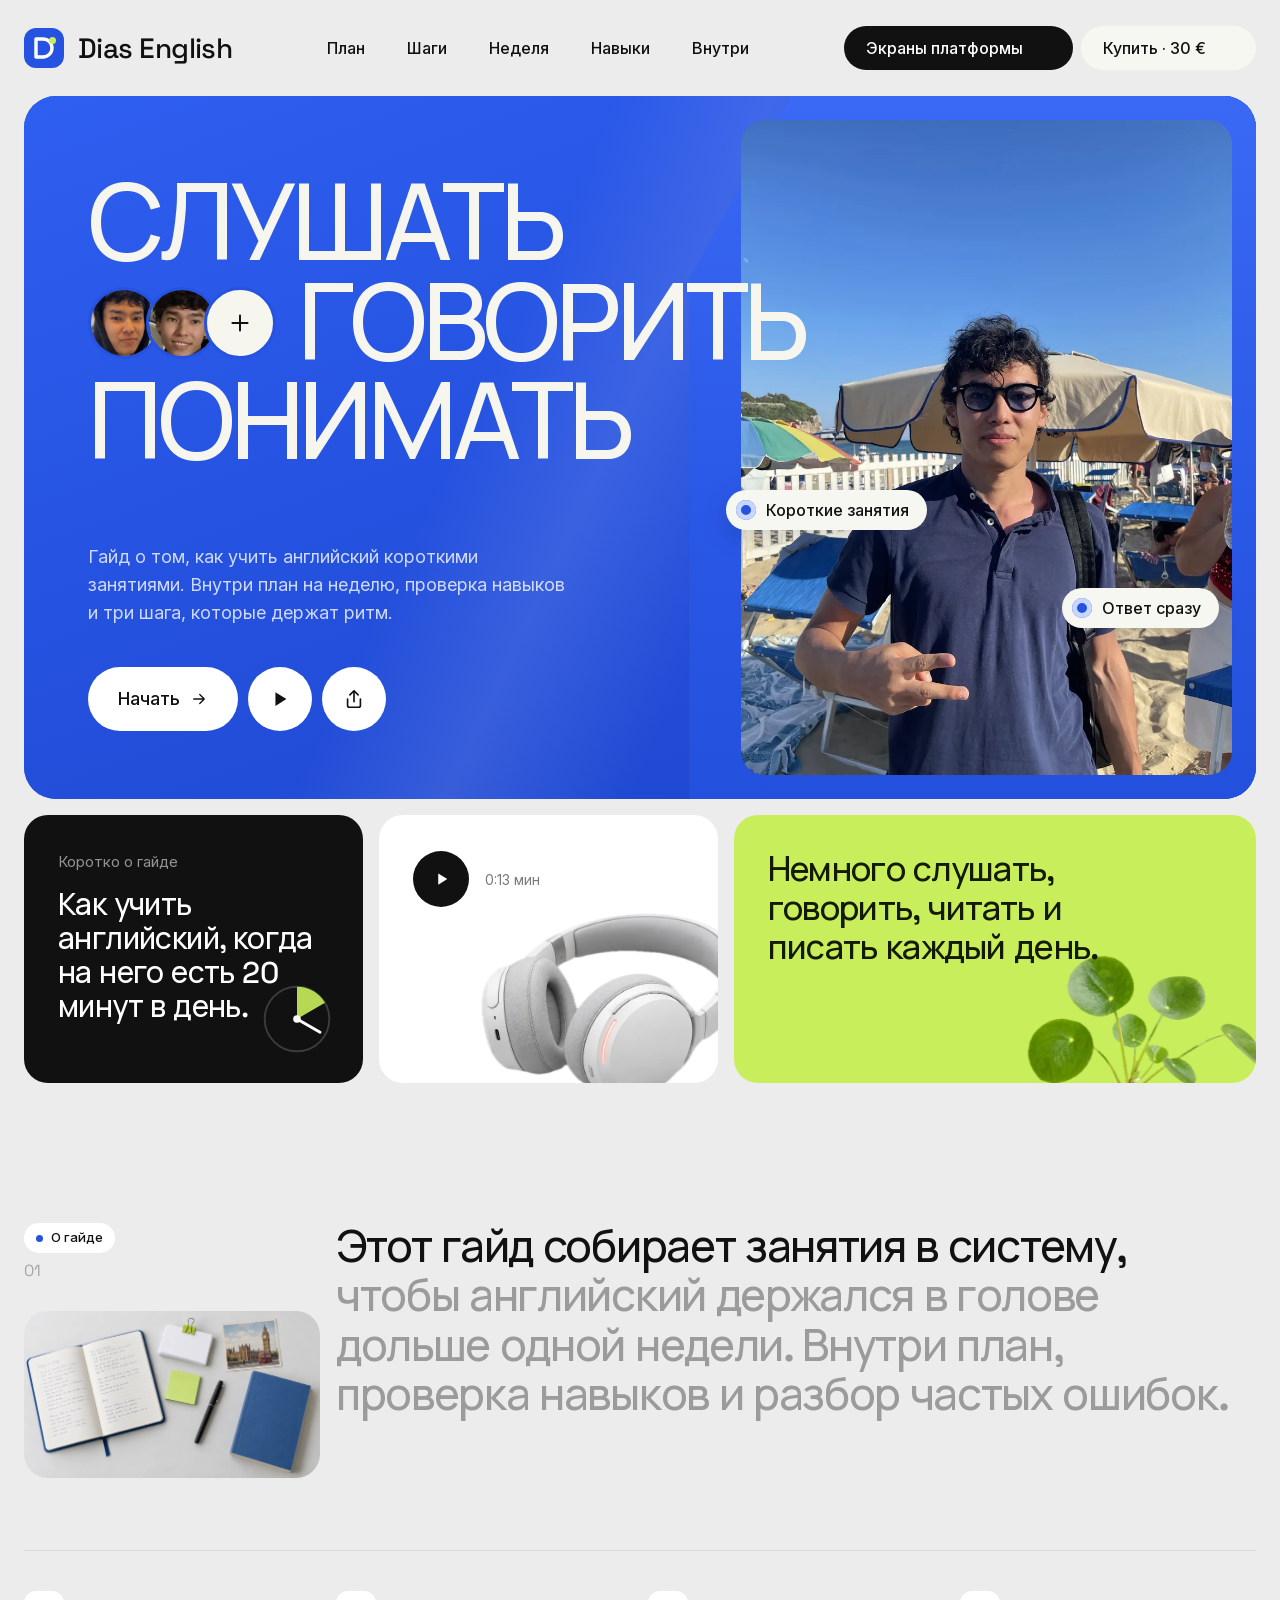
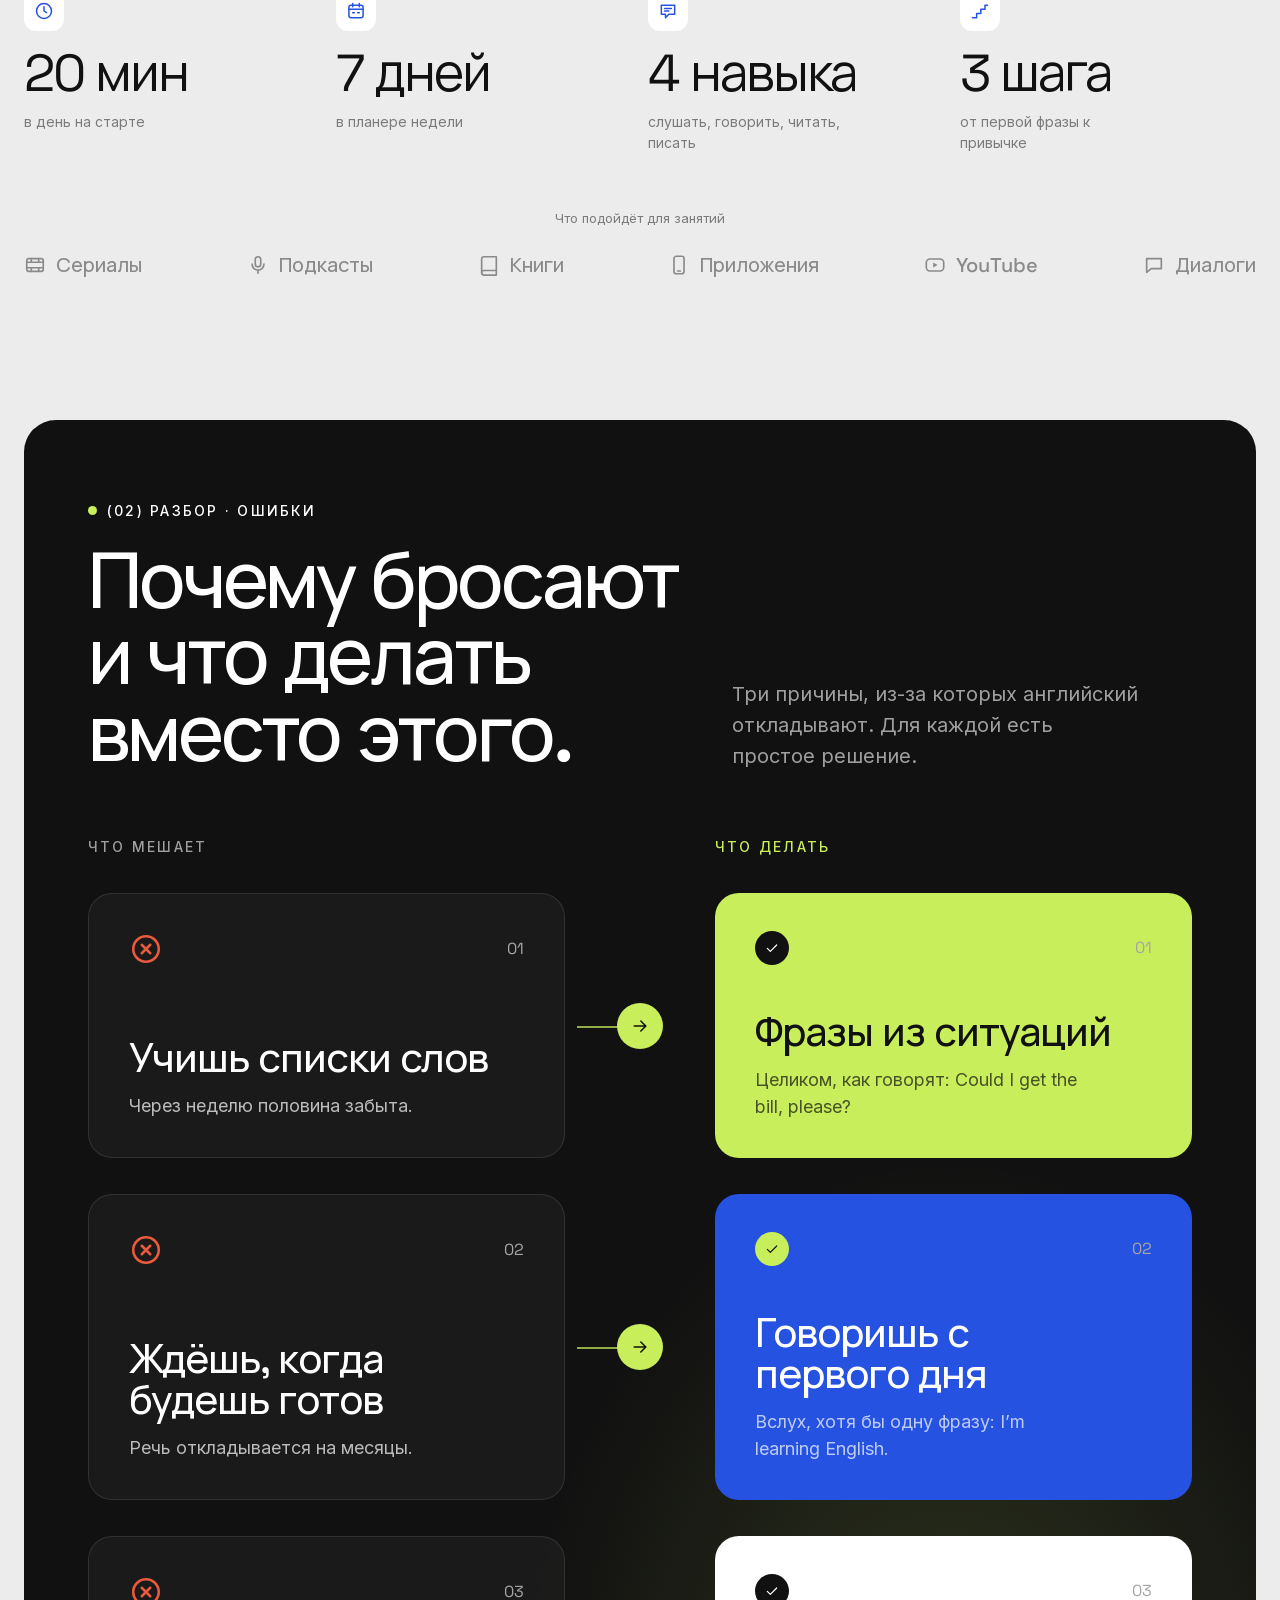
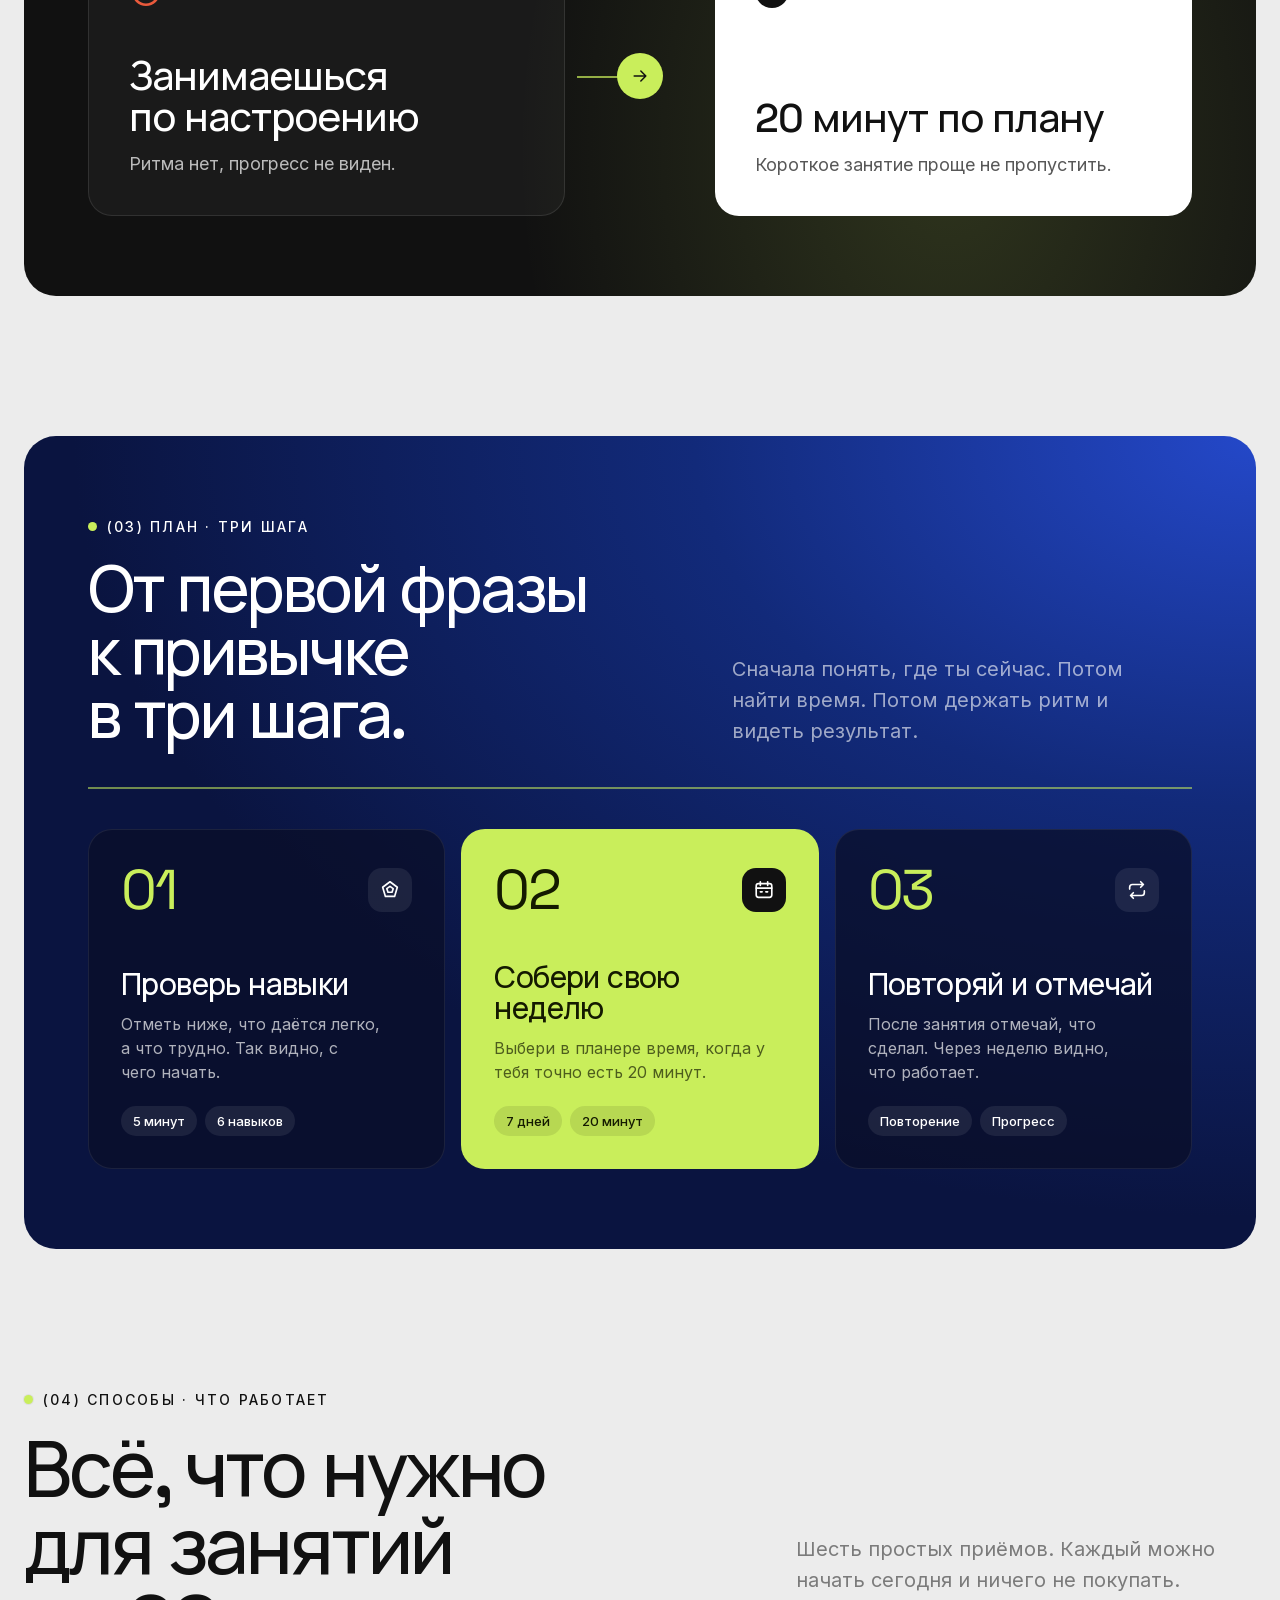
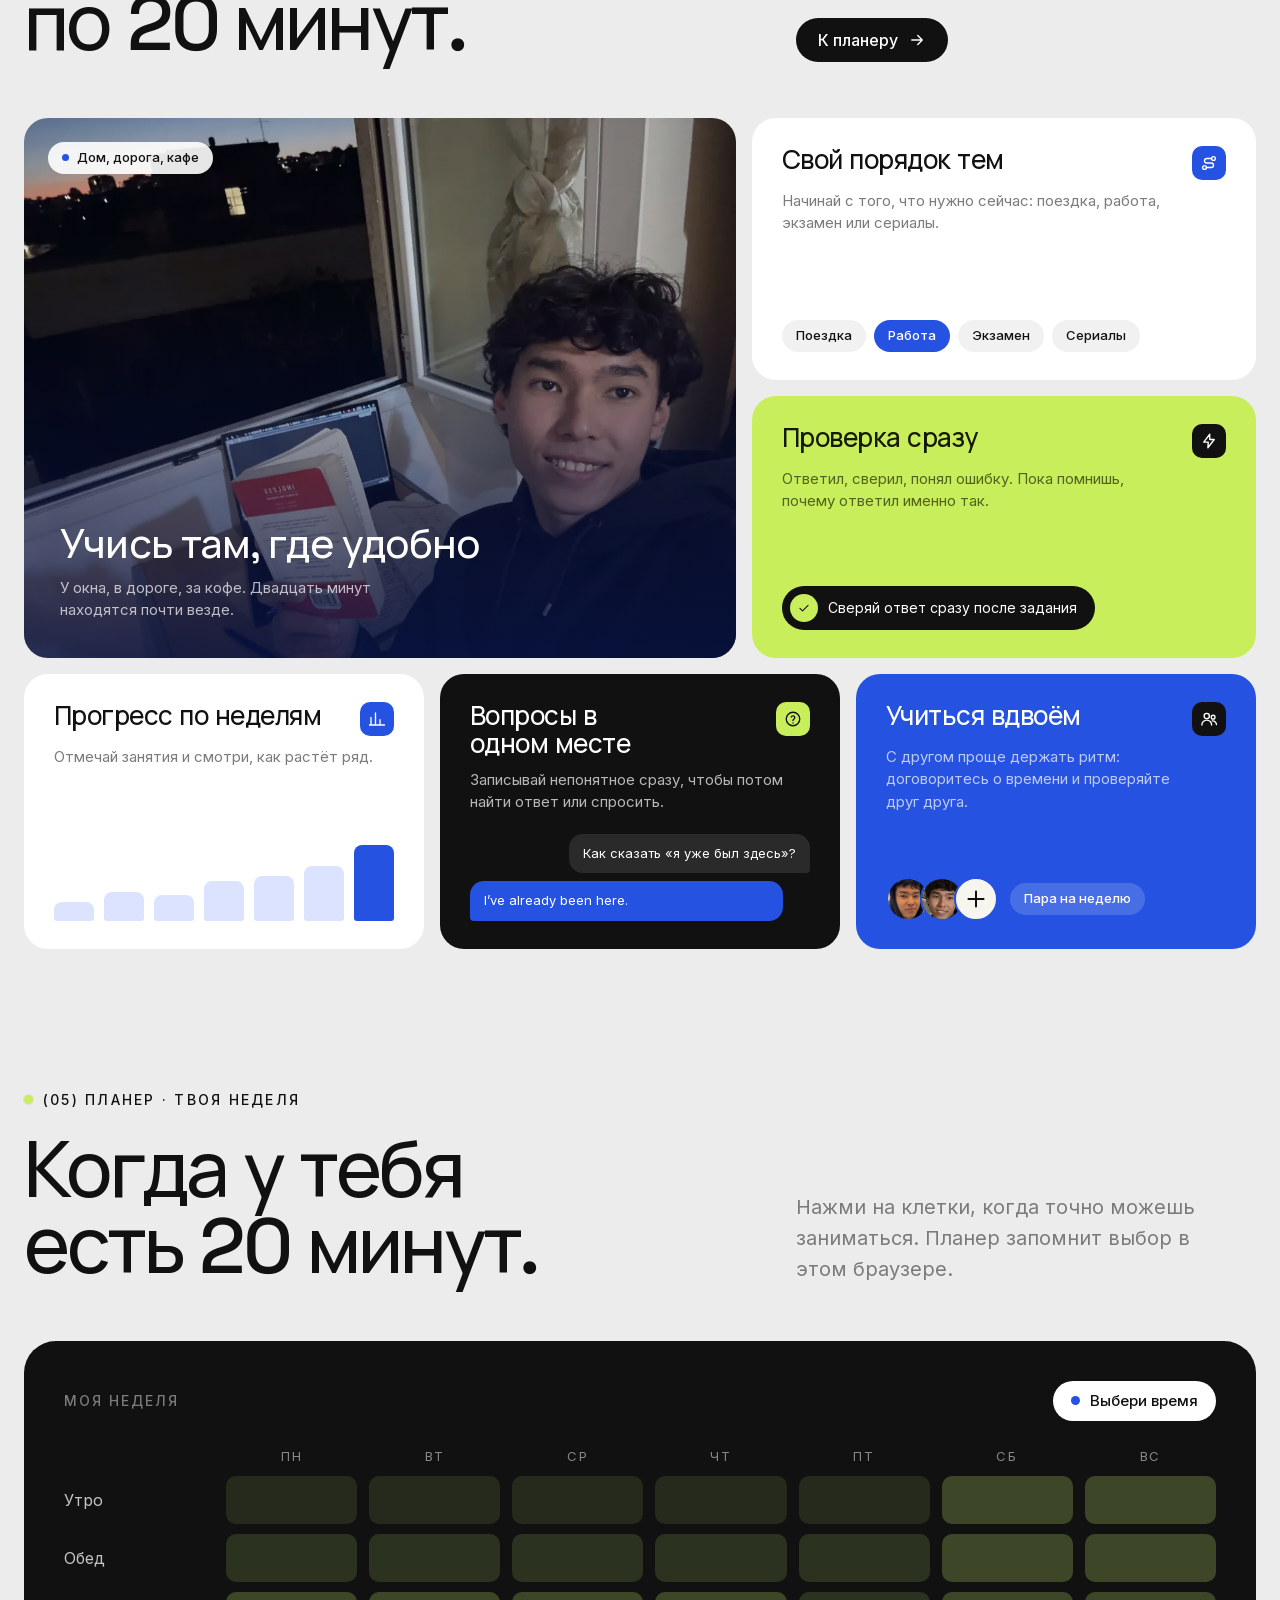
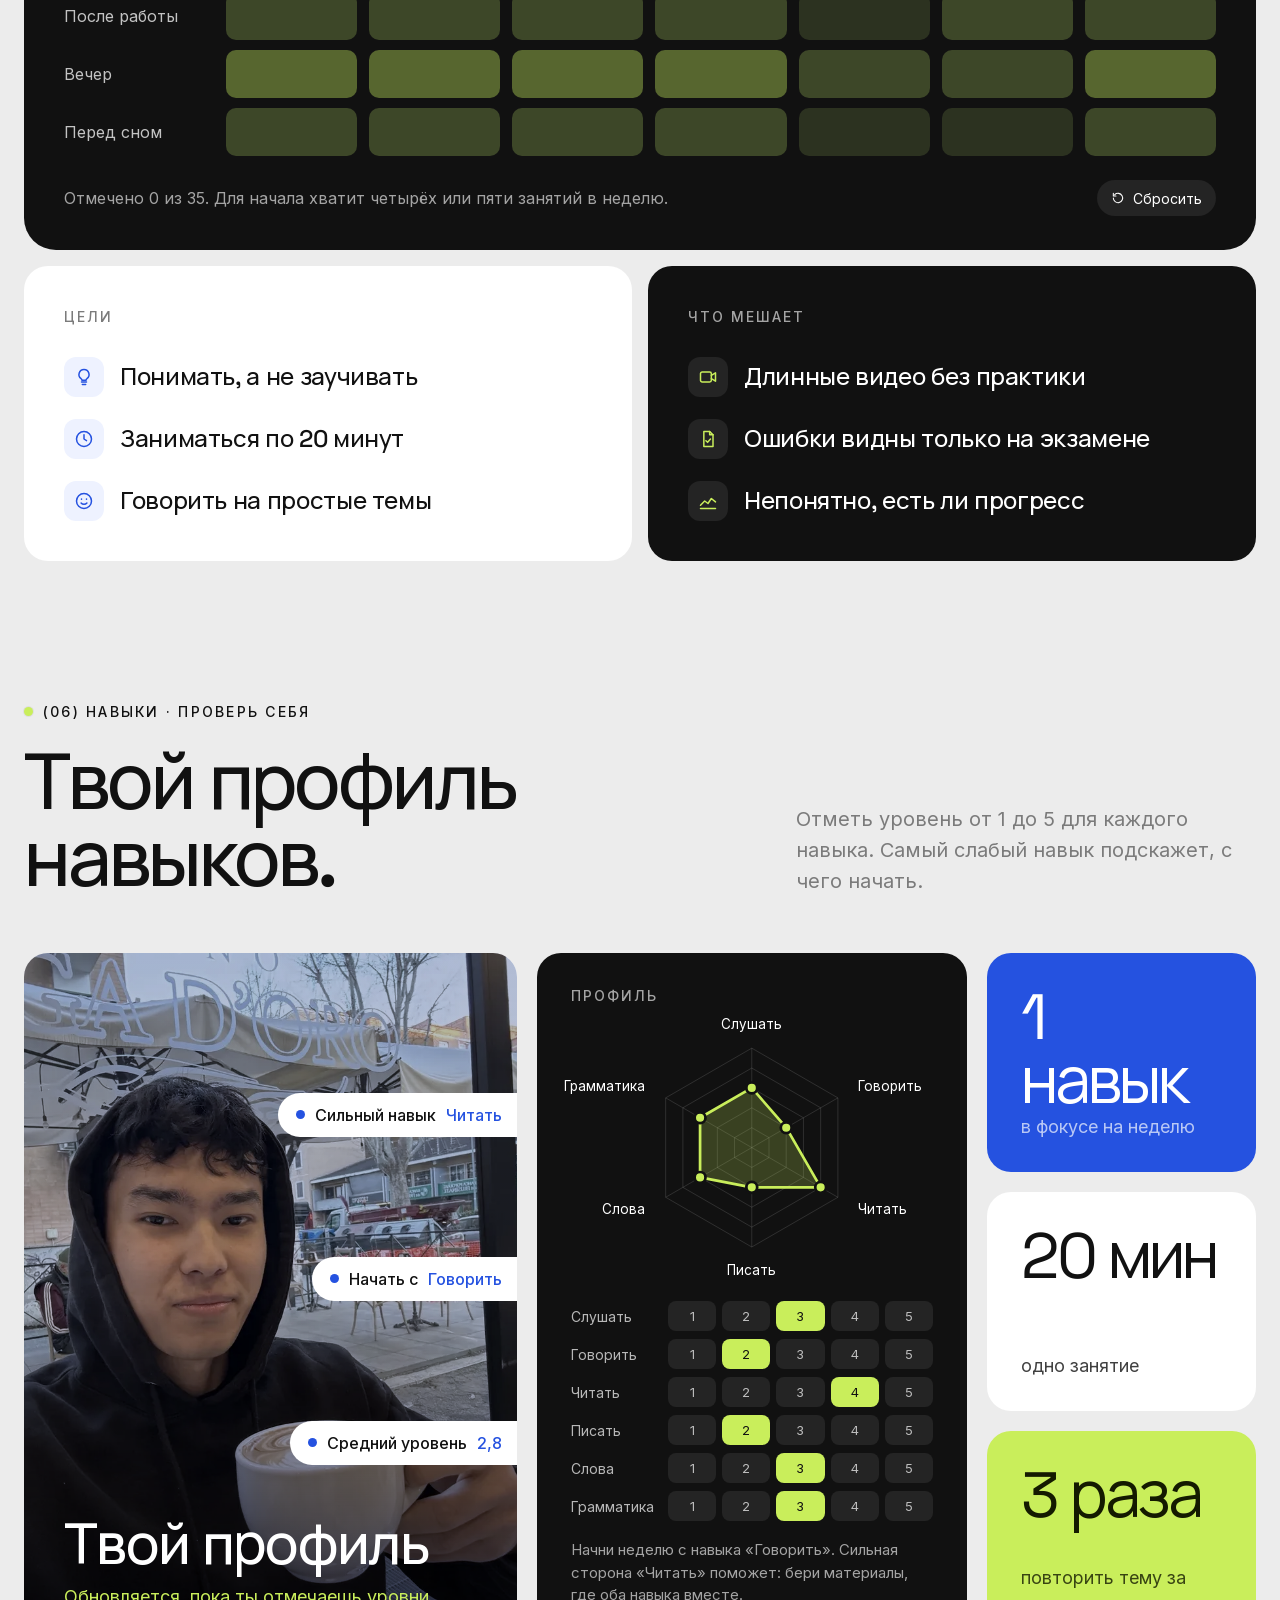
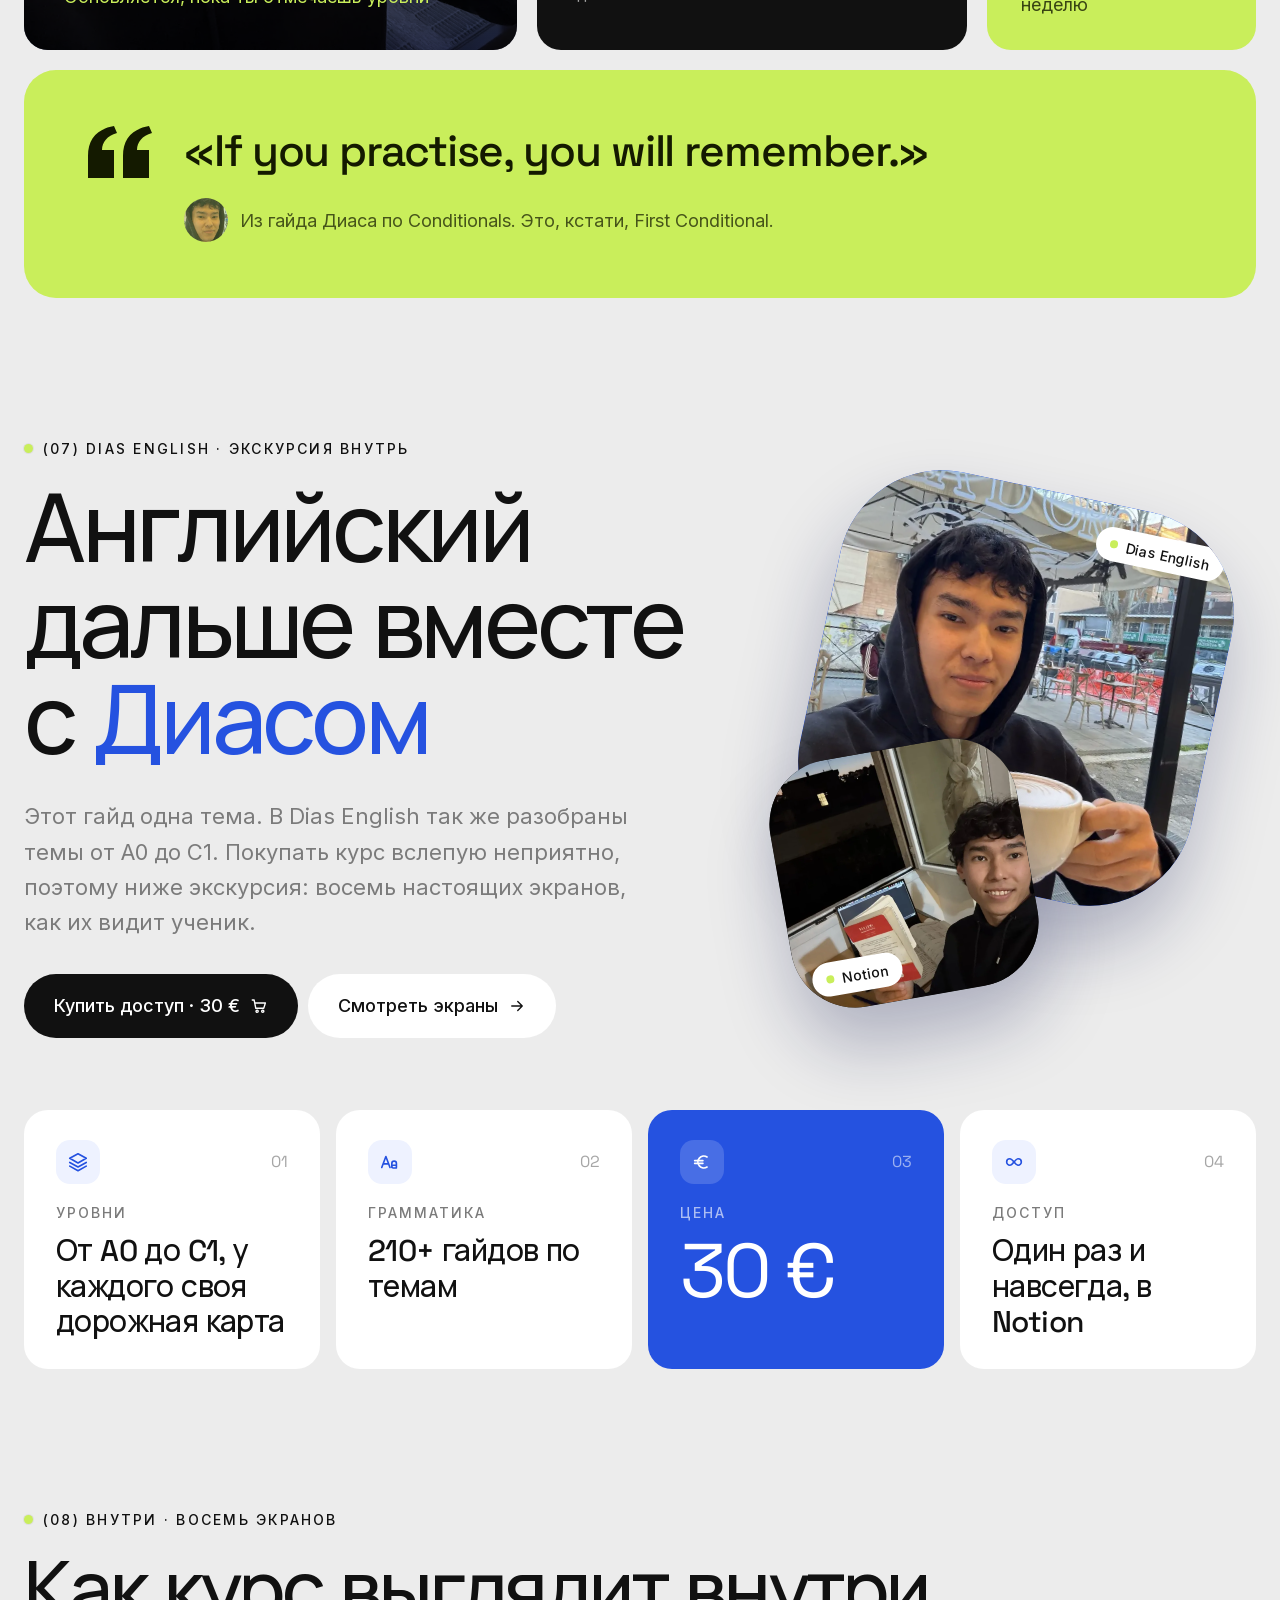
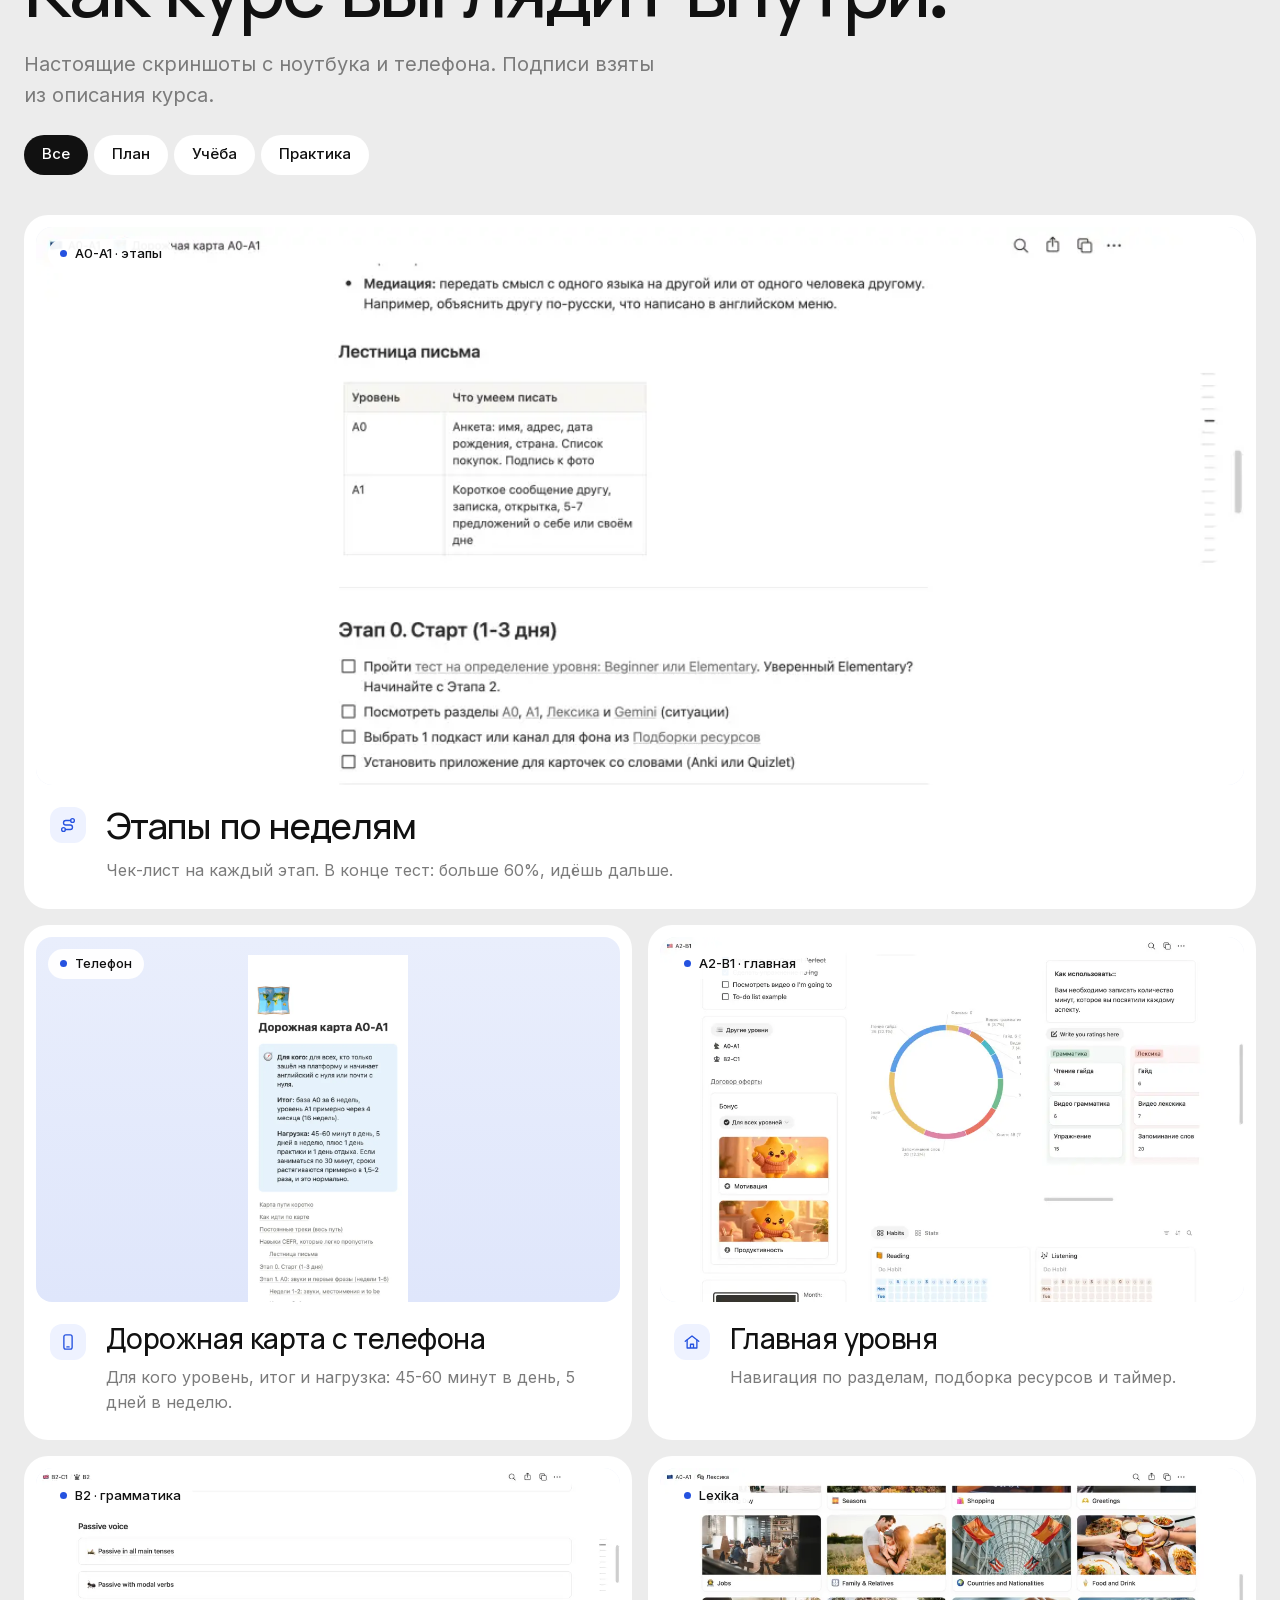
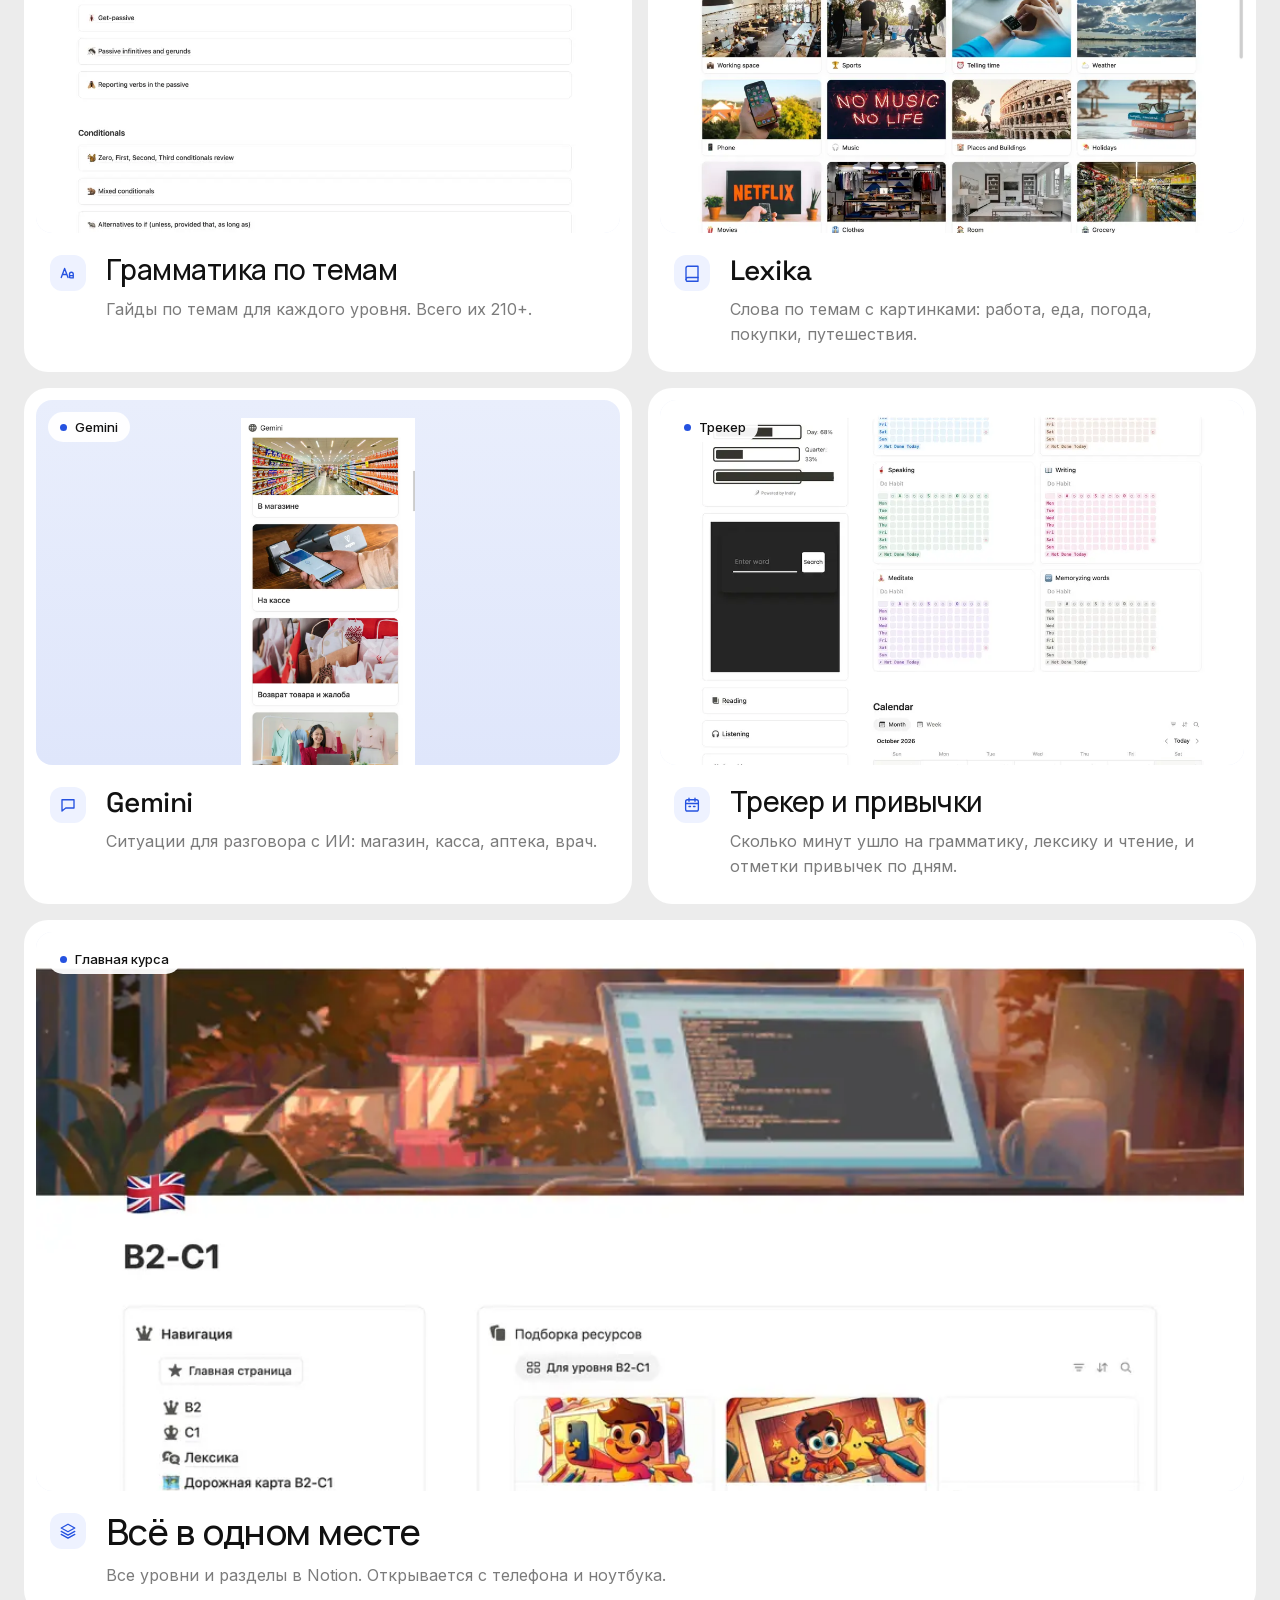
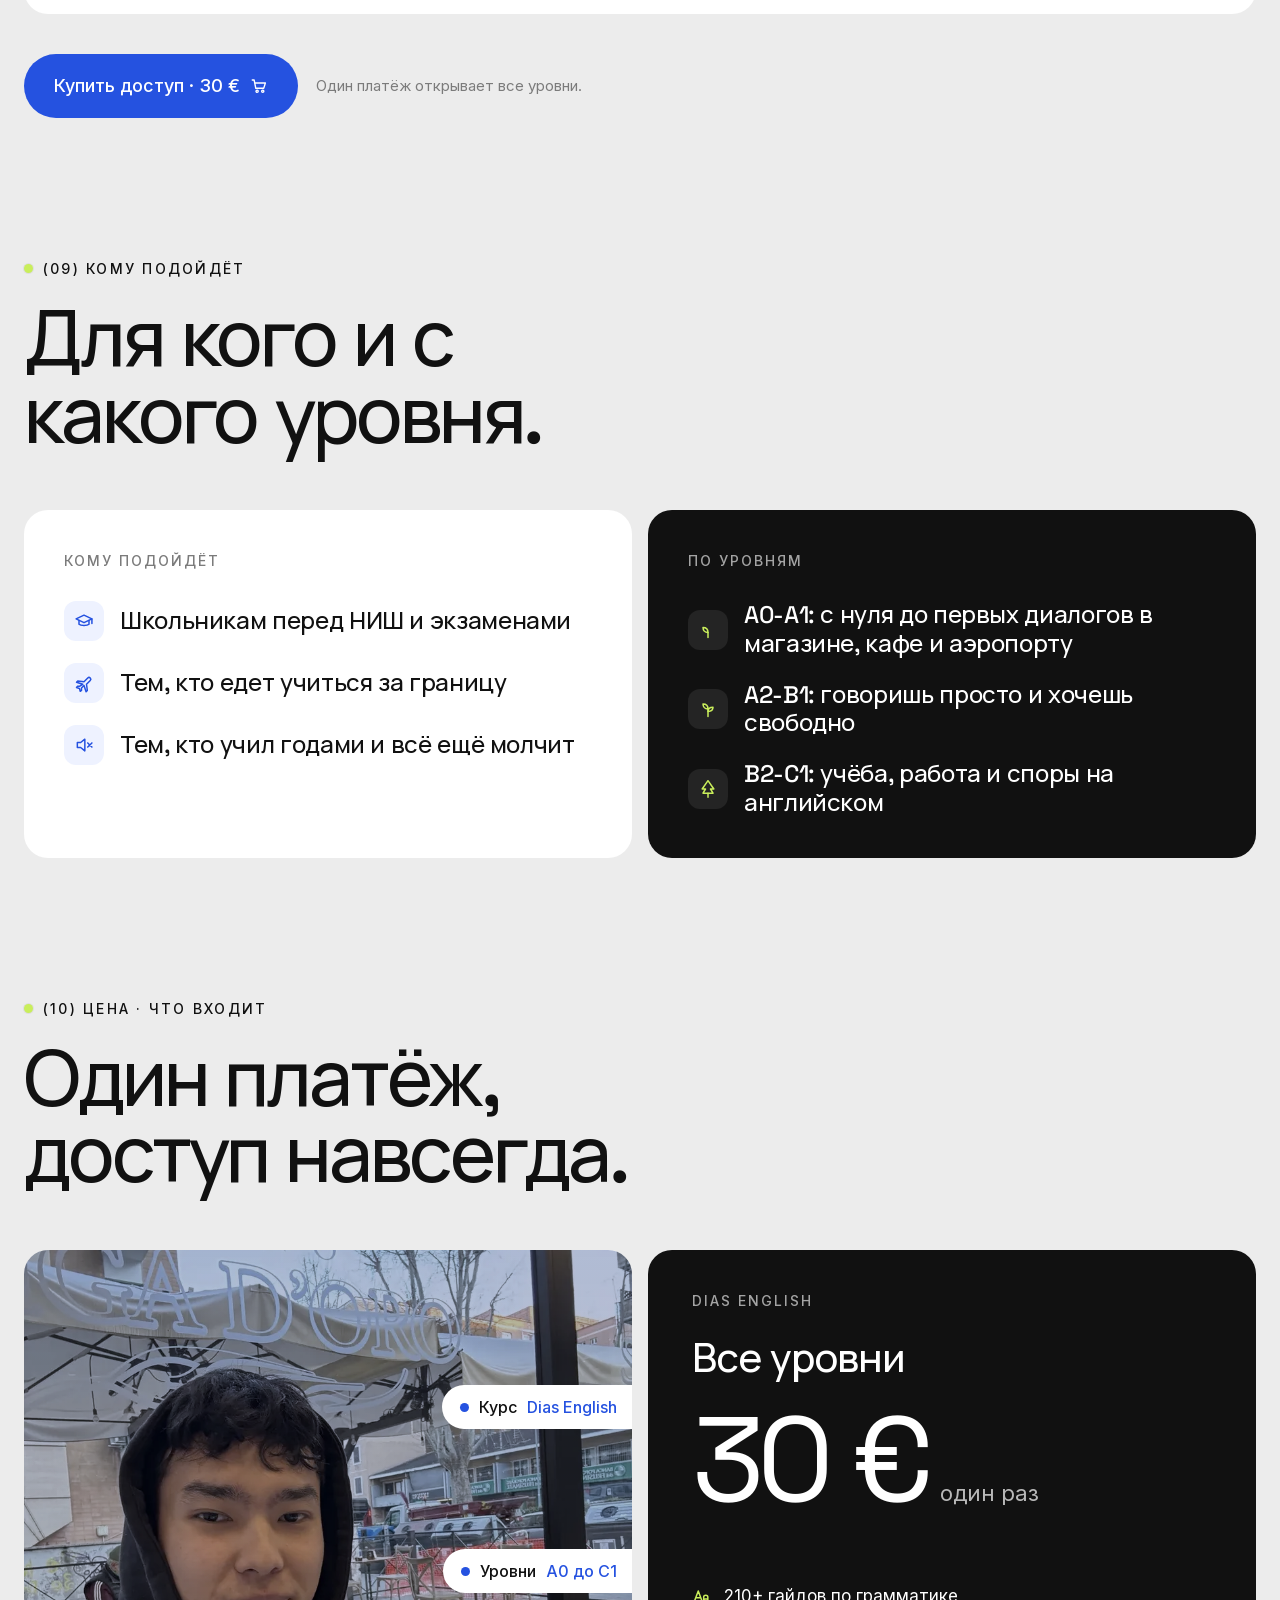
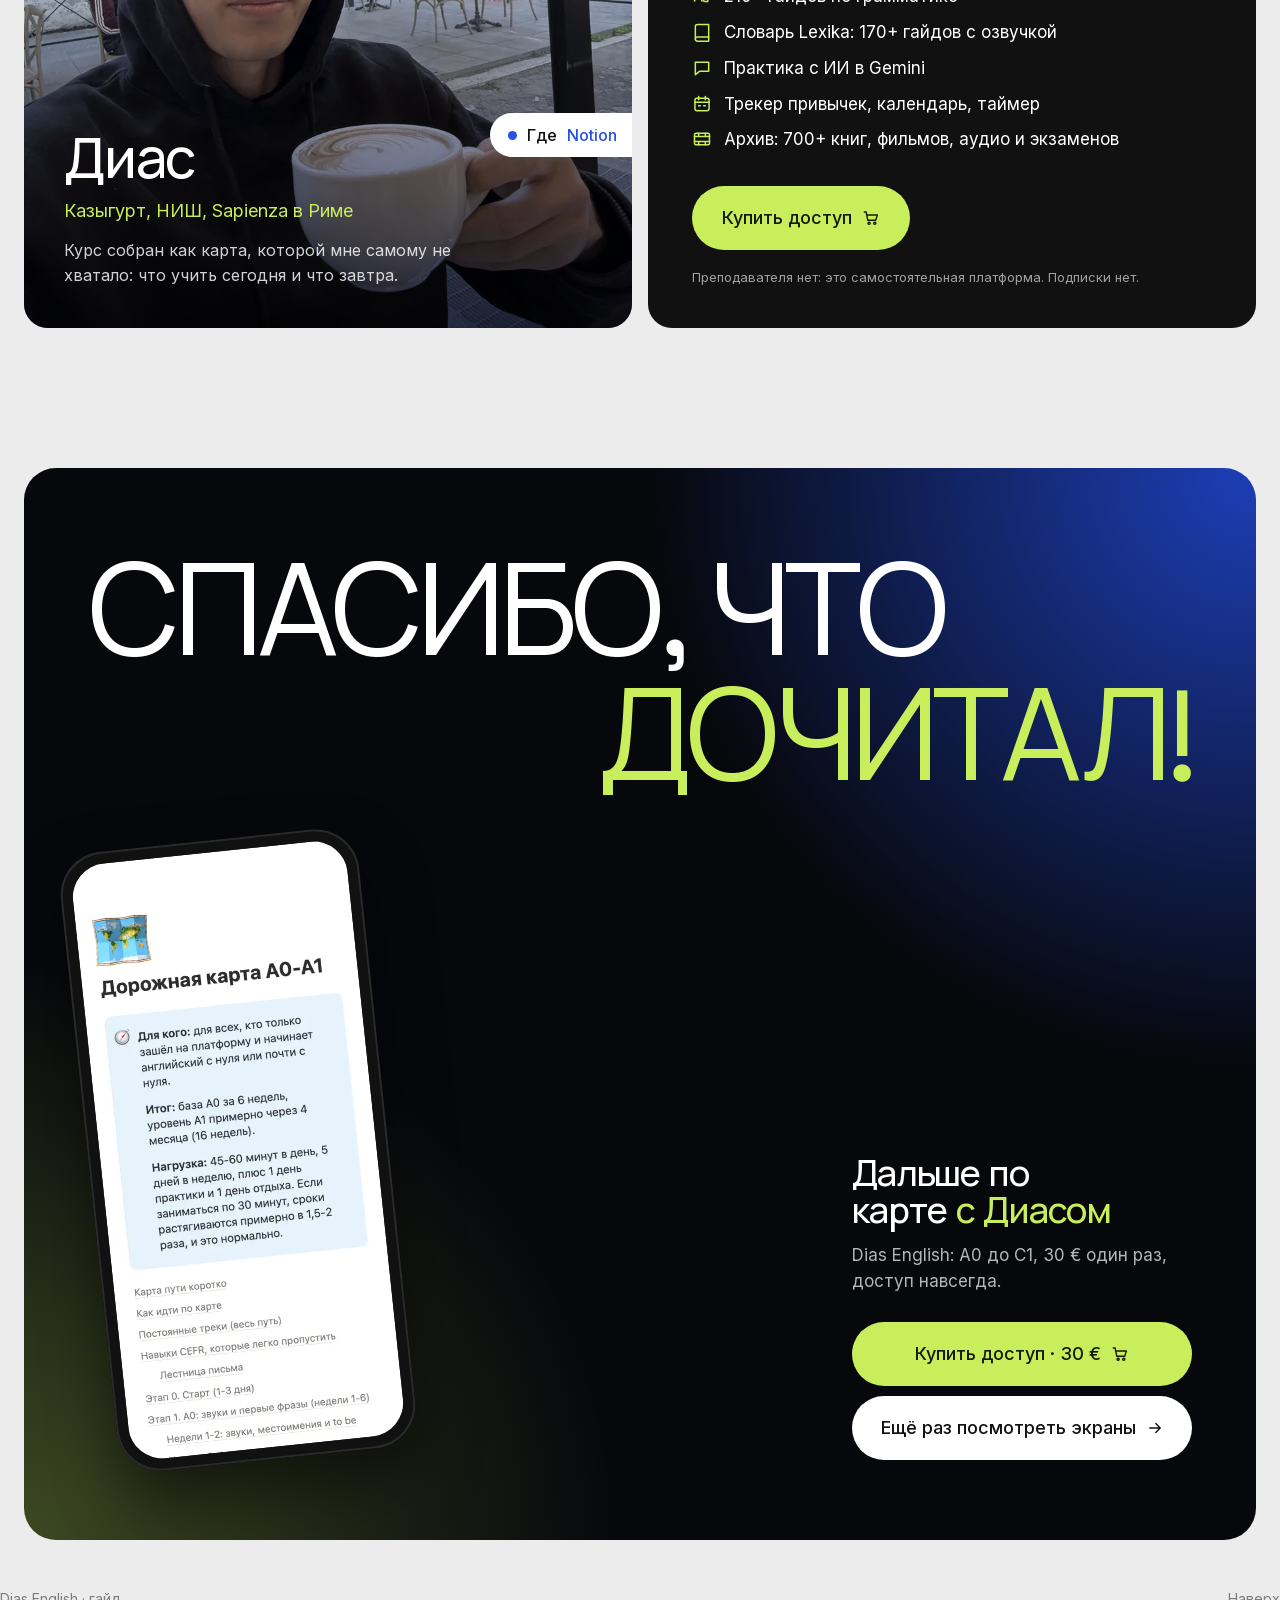
<file: lesson/index.html>
<!doctype html>
<html lang="ru">
<head>
<meta charset="utf-8">
<meta name="viewport" content="width=device-width, initial-scale=1">
<title>Переход</title>
<meta name="robots" content="noindex">
<meta http-equiv="refresh" content="0; url=../en/">
<link rel="canonical" href="../en/">
<script>location.replace('../en/' + location.hash);</script>
</head>
<body><p><a href="../en/">Открыть гайд</a></p></body>
</html>
</file>
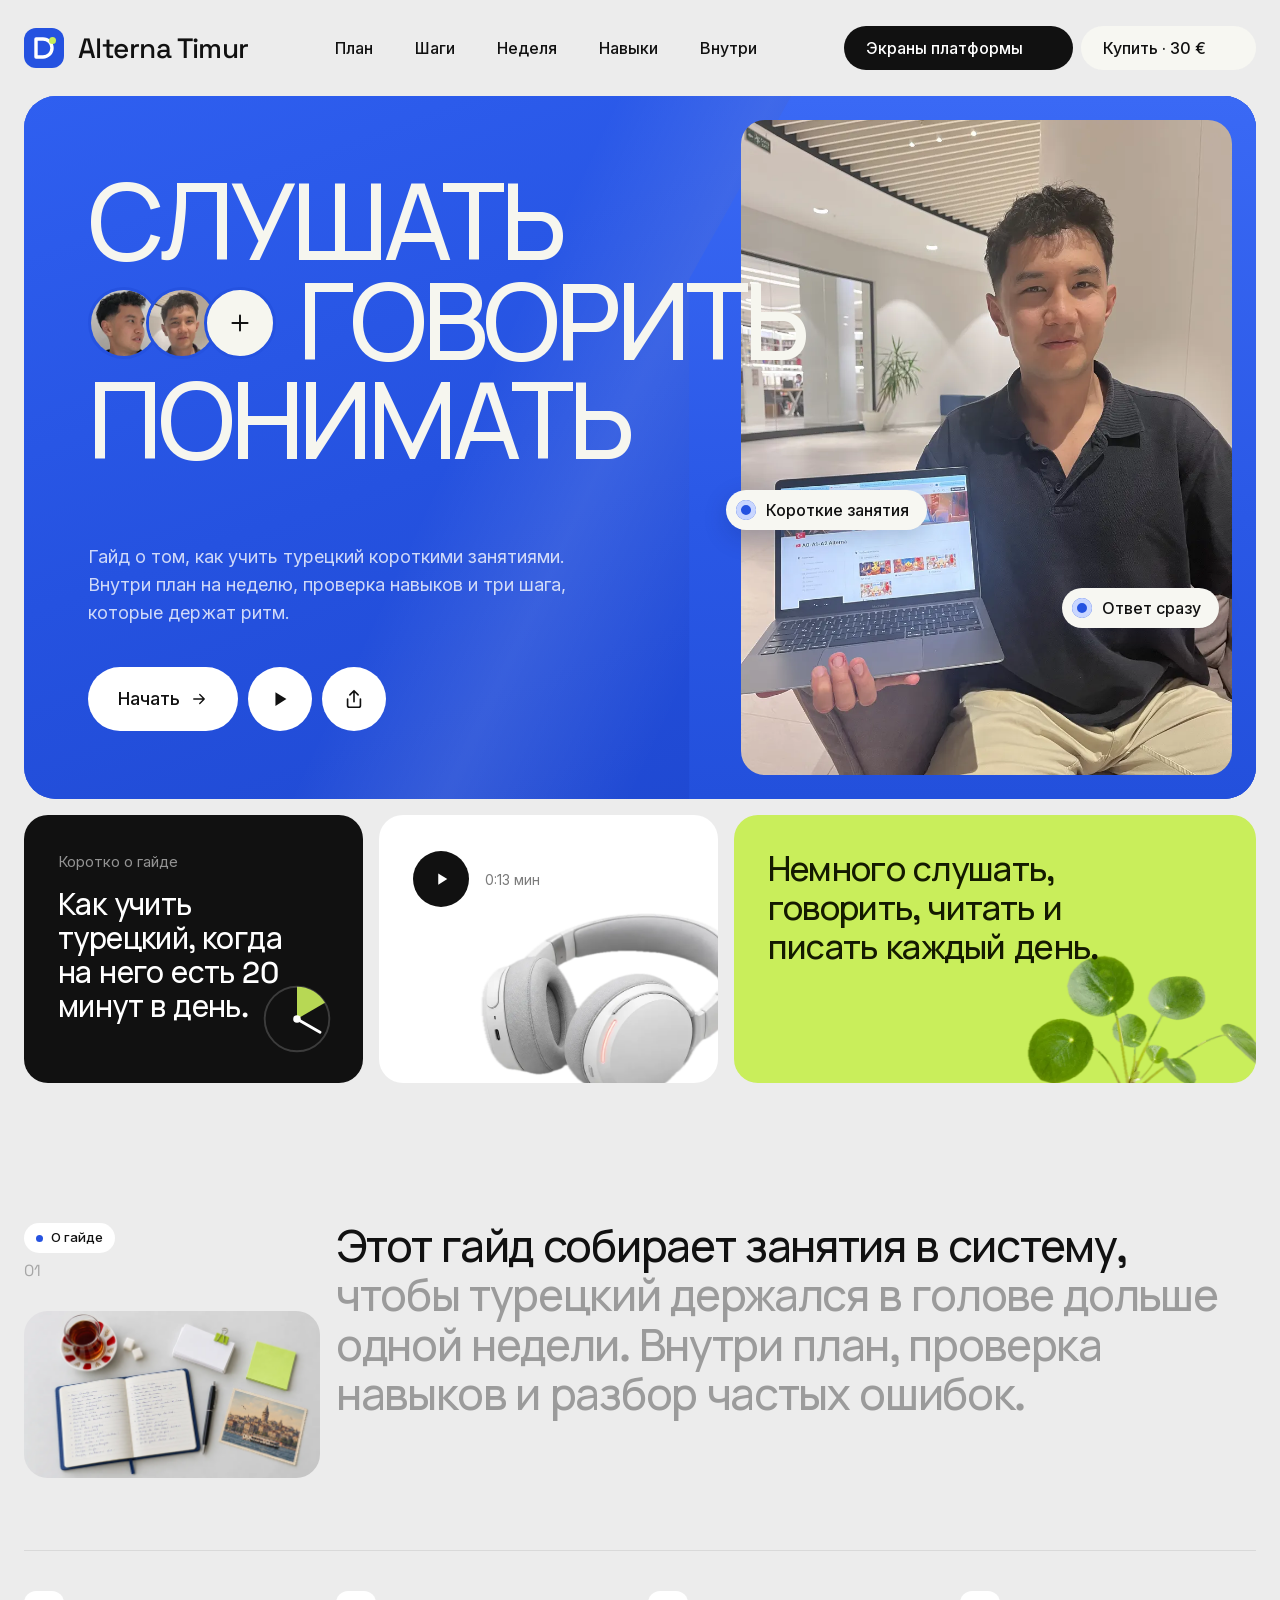
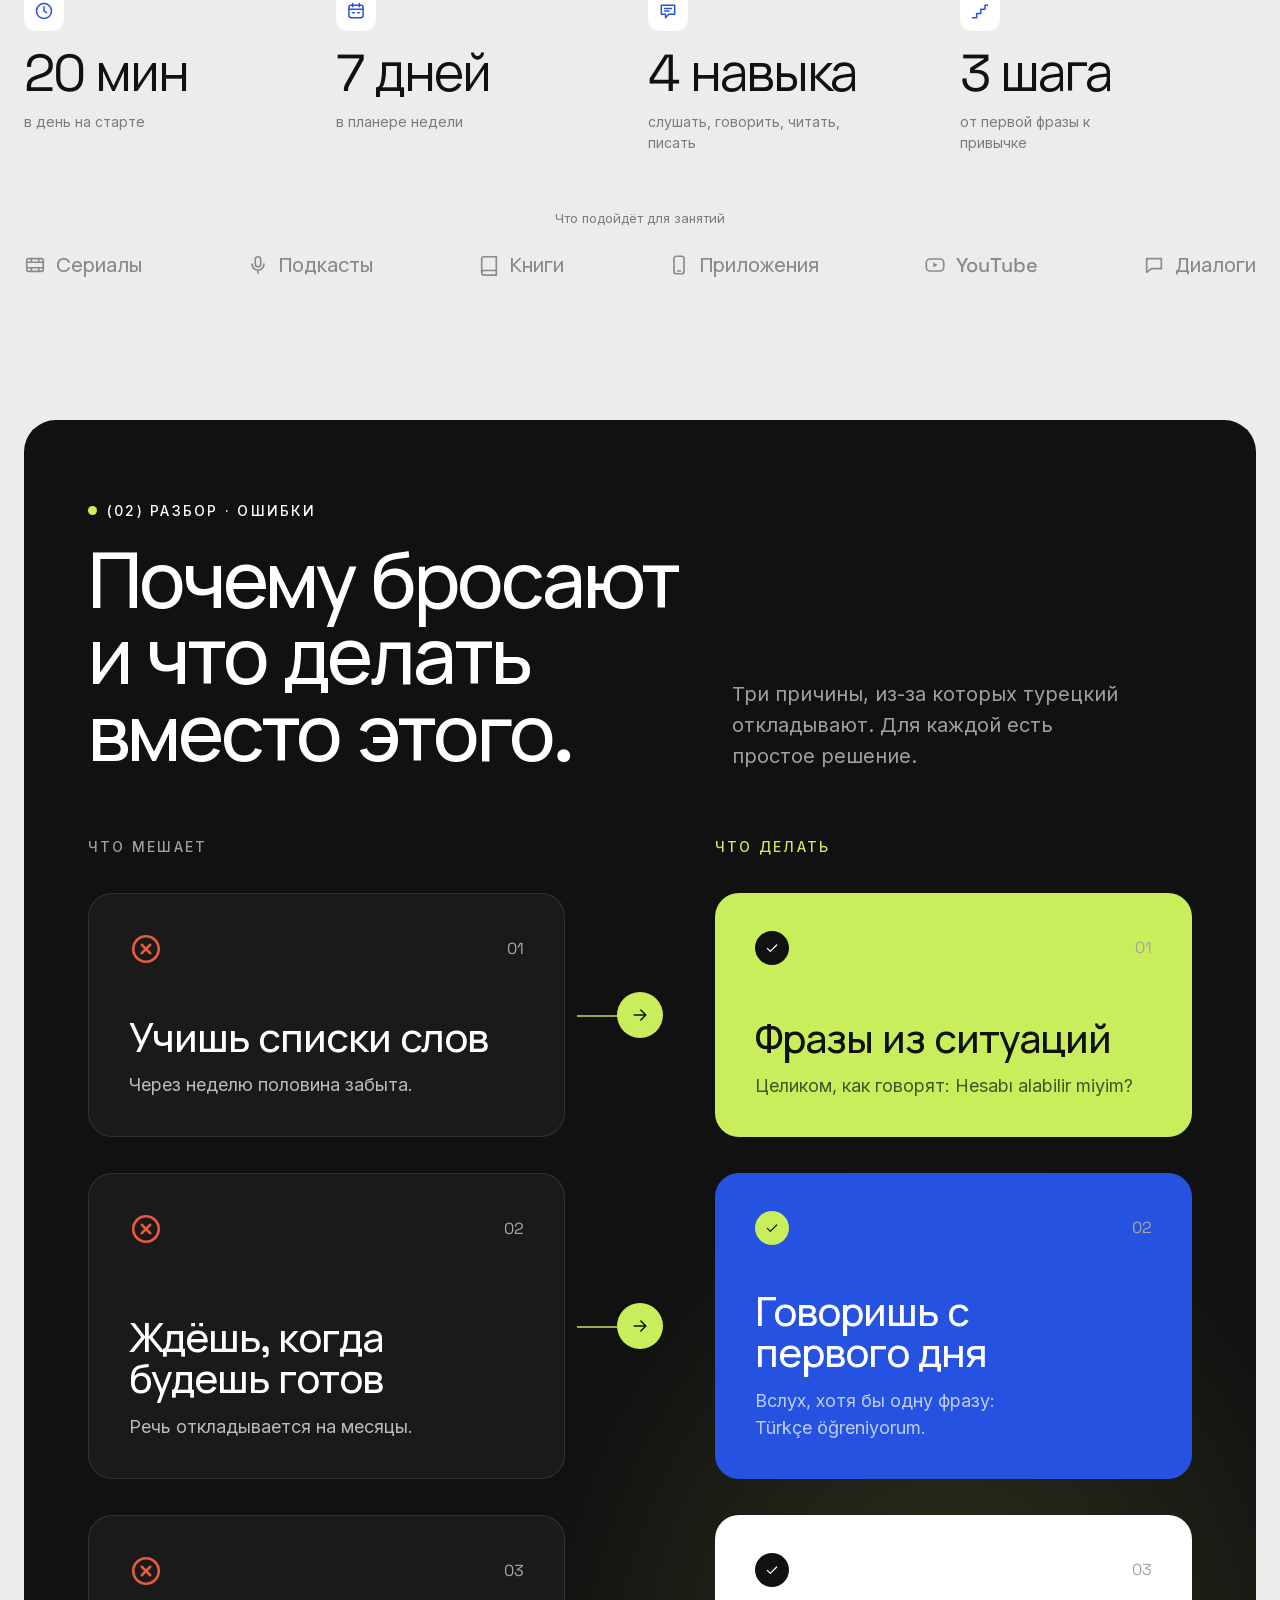
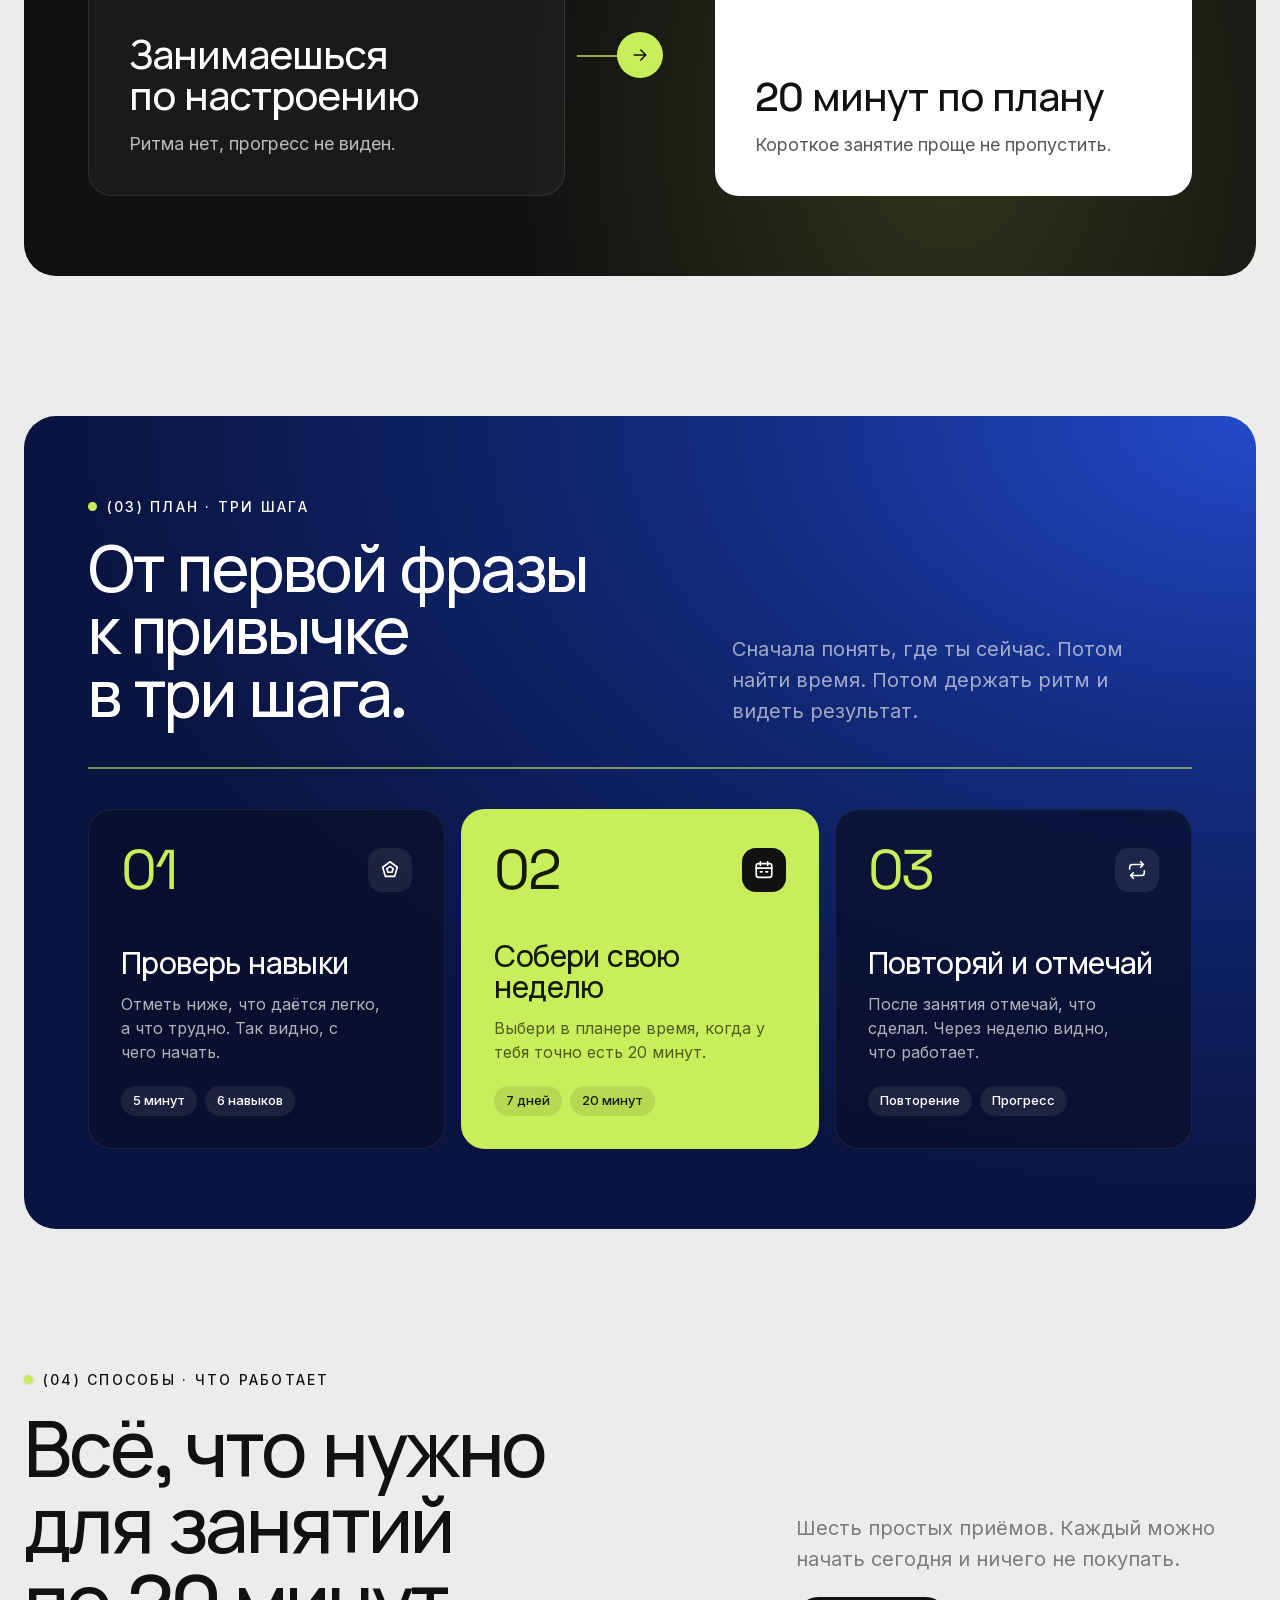
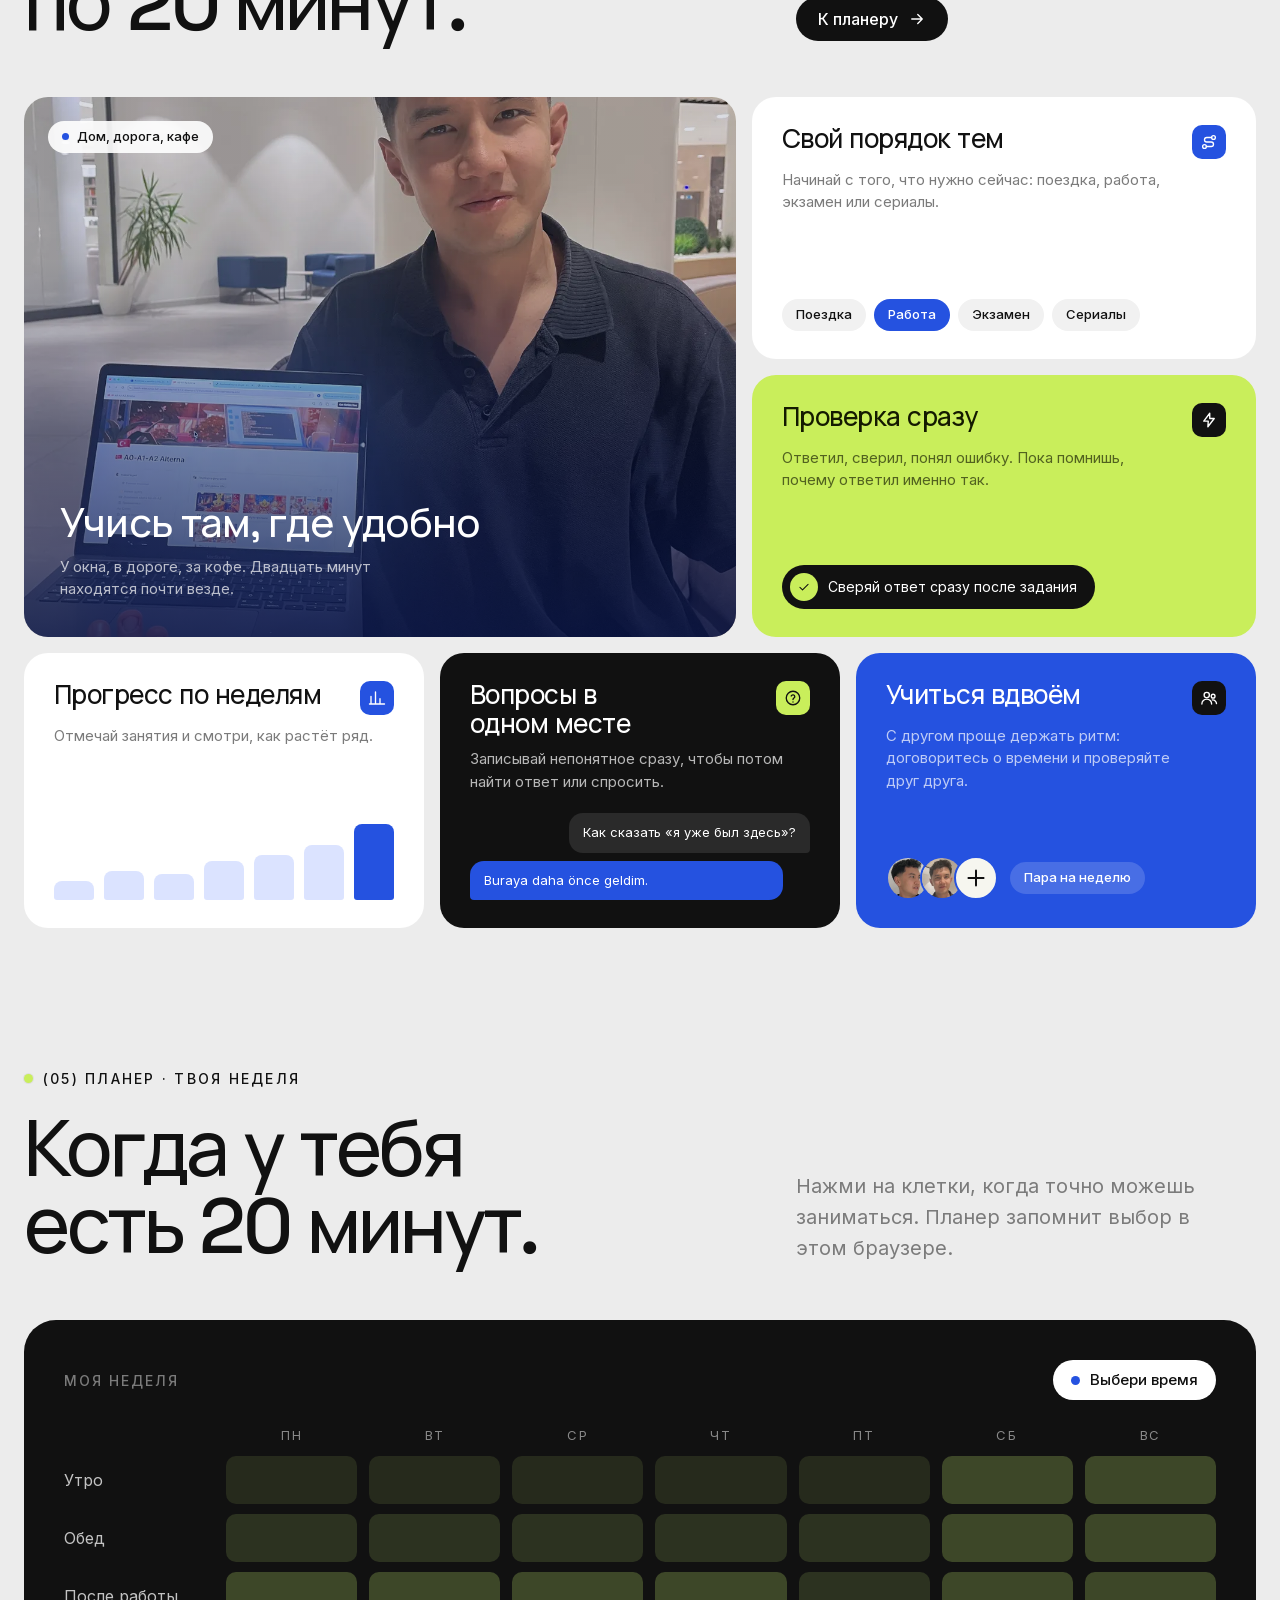
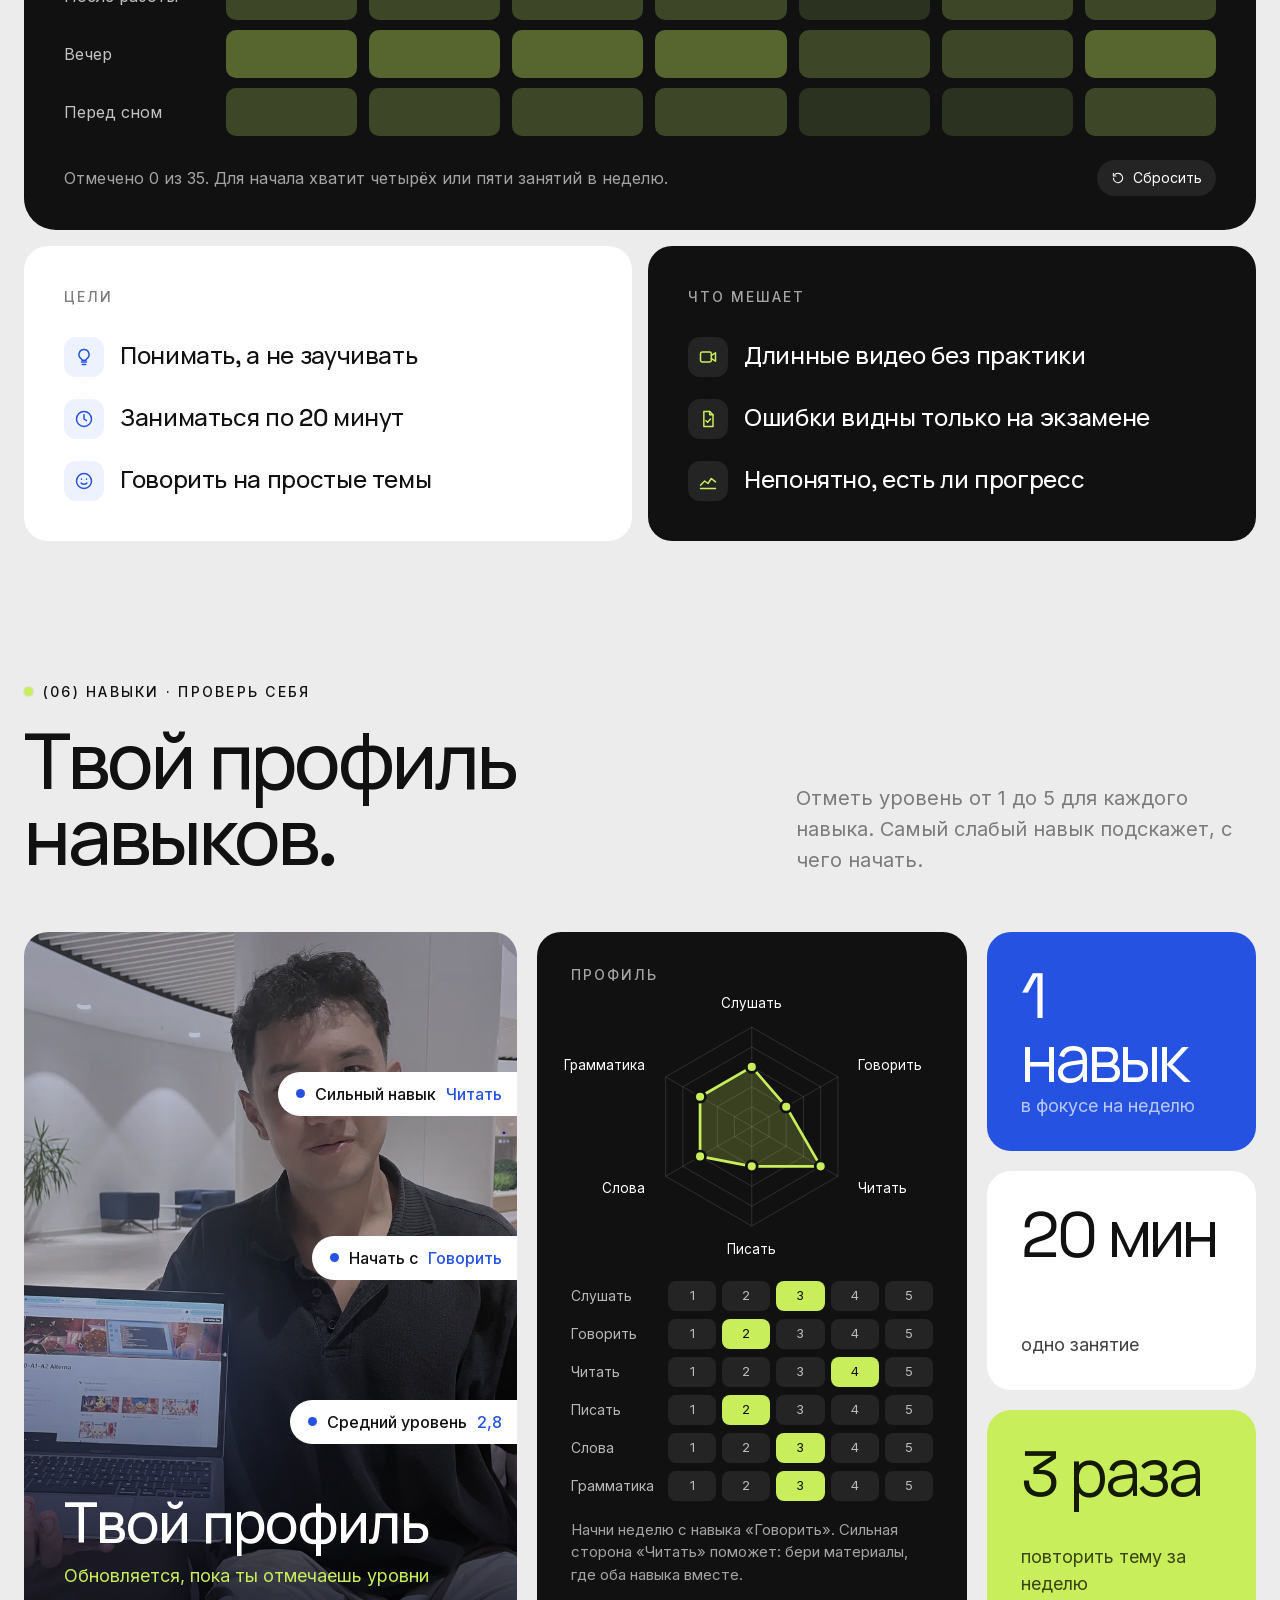
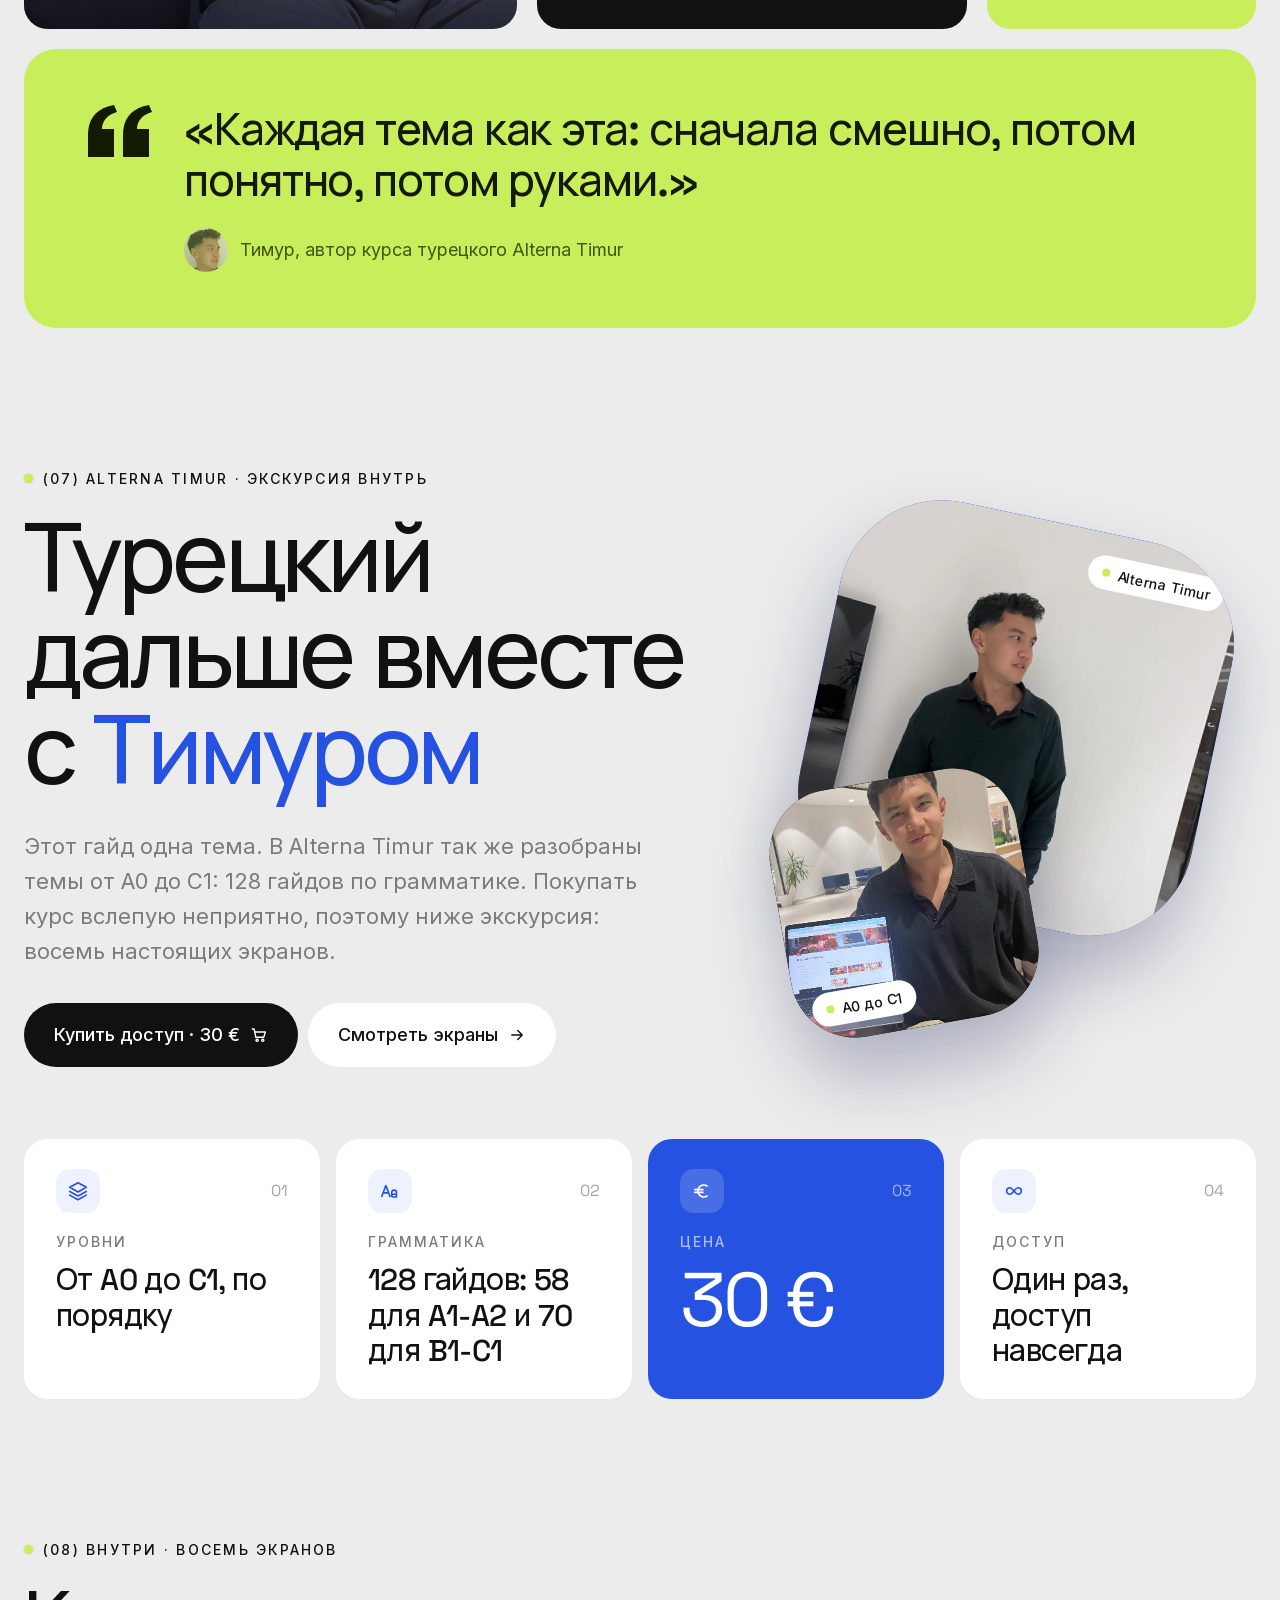
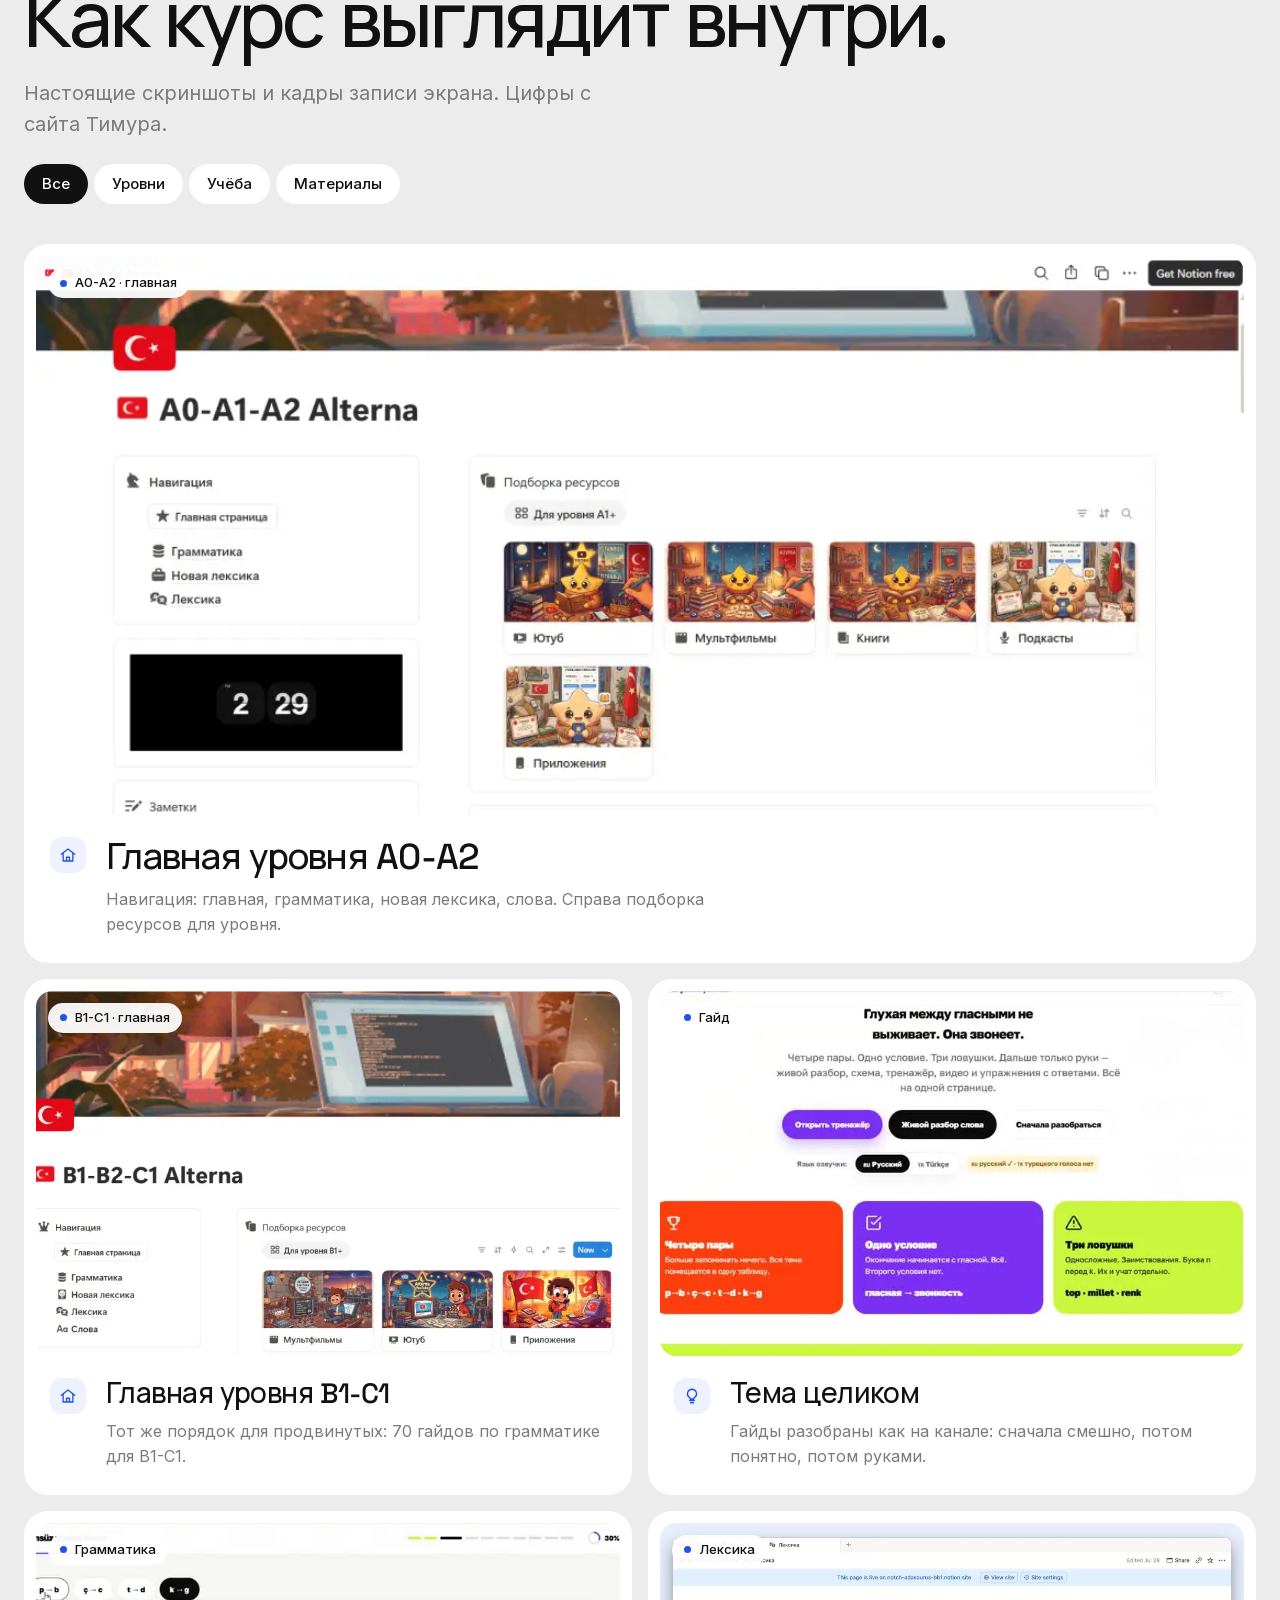
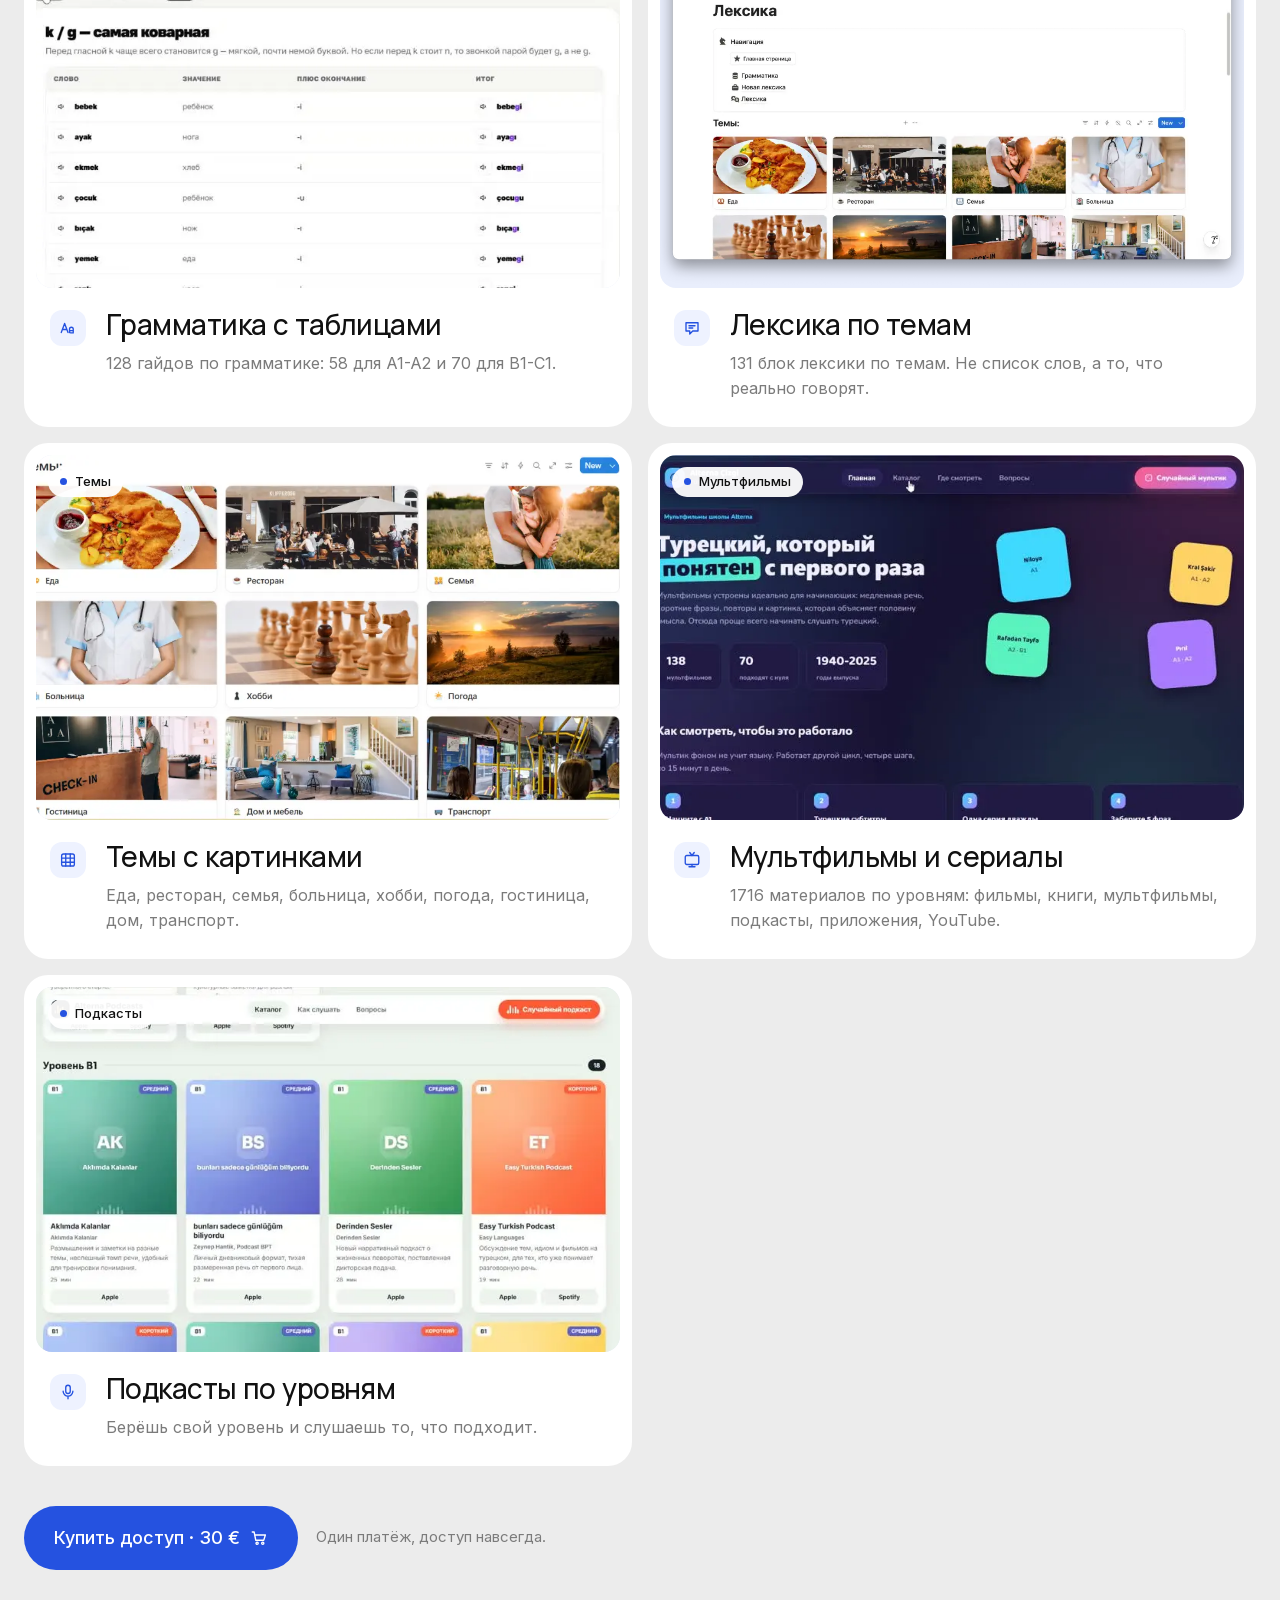
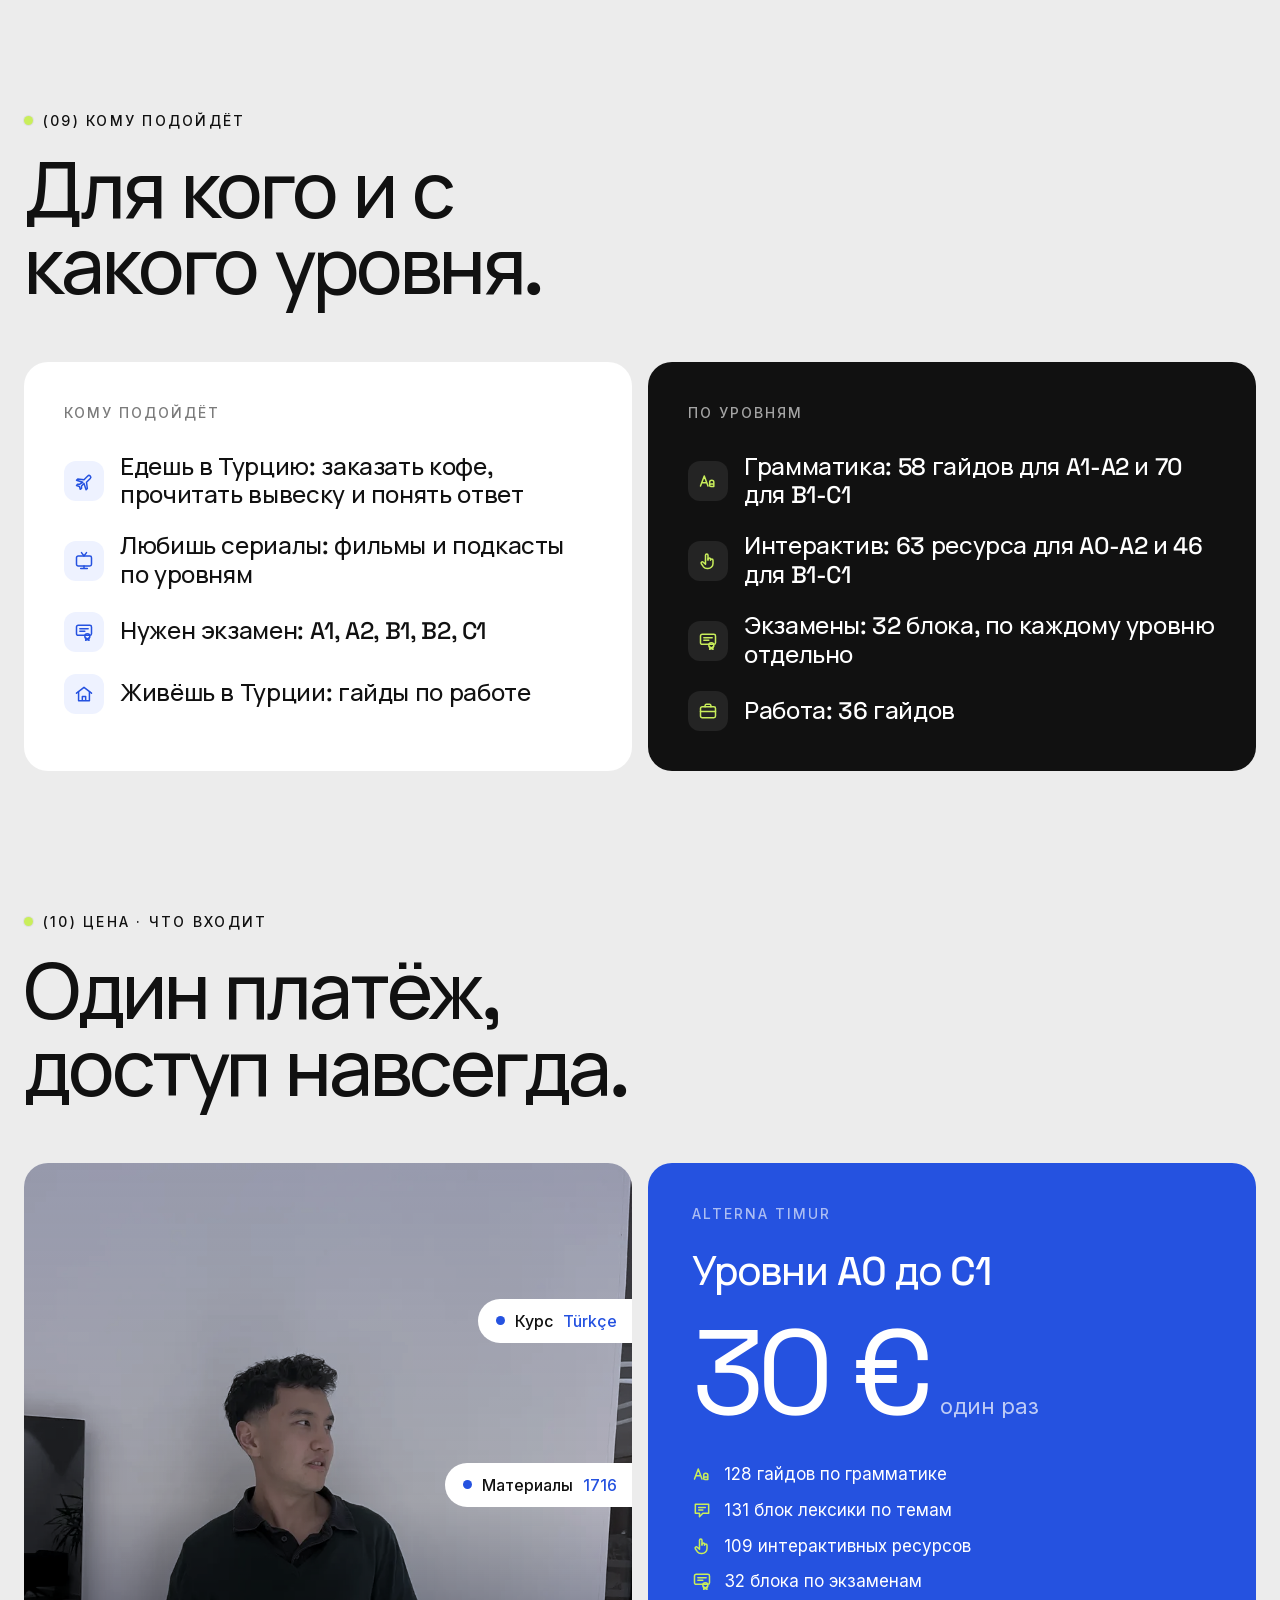
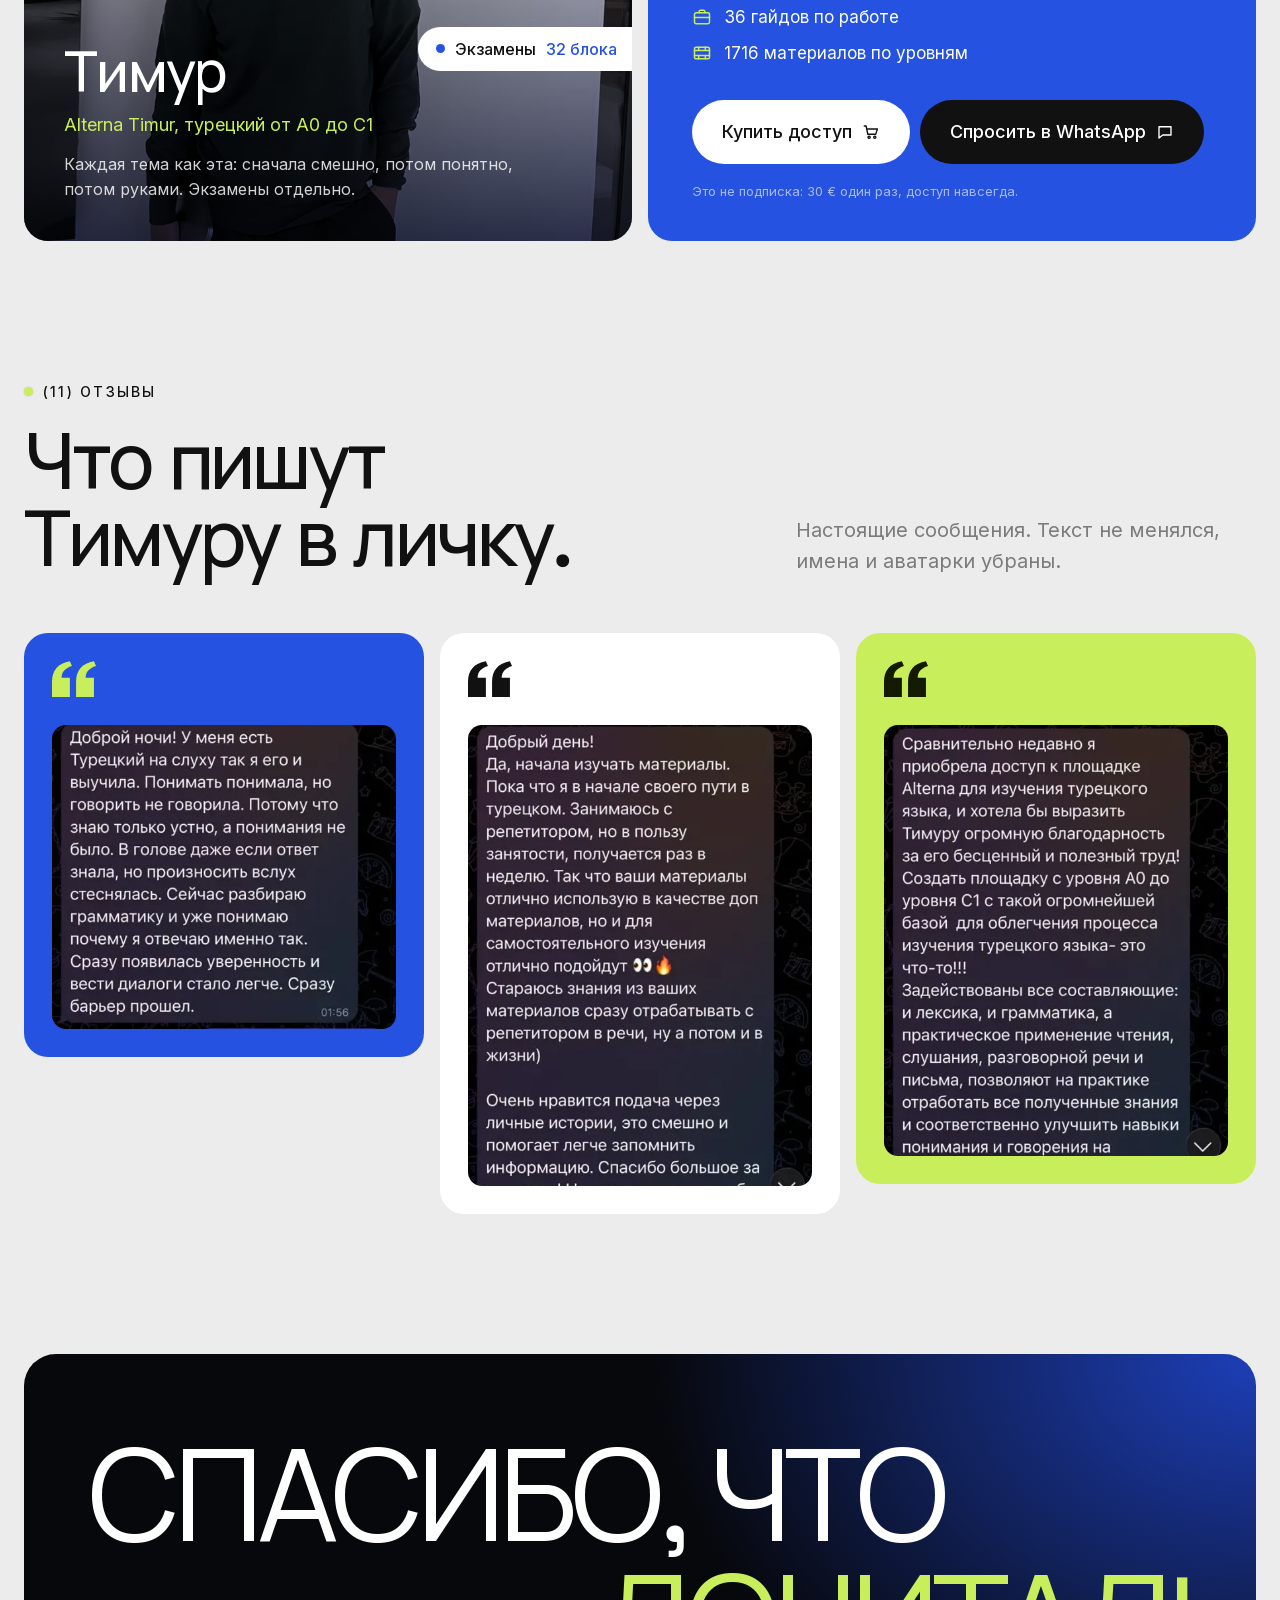
<file: tr/index.html>
<!doctype html>
<html lang="ru" data-page="main" data-base="../">
<head>
<meta charset="utf-8">
<meta name="viewport" content="width=device-width, initial-scale=1">
<title>Турецкий по 20 минут в день: план, планер недели и проверка навыков</title>
<meta name="description" content="Гайд о том, как учить турецкий короткими занятиями: три шага, планер недели и профиль навыков.">
<meta property="og:title" content="Турецкий по 20 минут в день: план, планер недели и проверка навыков">
<meta property="og:description" content="Гайд о том, как учить турецкий короткими занятиями: три шага, планер недели и профиль навыков.">
<meta property="og:image" content="../media/hero-timur.webp">
<meta name="theme-color" content="#ececec">
<link rel="icon" href="data:image/svg+xml,%3Csvg xmlns=%22http://www.w3.org/2000/svg%22 viewBox=%220 0 40 40%22%3E%3Crect width=%2240%22 height=%2240%22 rx=%2212%22 fill=%22%232552e0%22/%3E%3Ccircle cx=%2228.5%22 cy=%2212.5%22 r=%223.5%22 fill=%22%23c9ee5b%22/%3E%3C/svg%3E">
<link rel="preload" href="../assets/fonts/spacegrotesk-latin.woff2" as="font" type="font/woff2" crossorigin>
<link rel="preload" href="../assets/fonts/manrope-cyrillic.woff2" as="font" type="font/woff2" crossorigin>
<link rel="stylesheet" href="../assets/style.css">
<script>window.SITE = {"meta":{"lang":"ru","title":"Турецкий по 20 минут в день: план, планер недели и проверка навыков","description":"Гайд о том, как учить турецкий короткими занятиями: три шага, планер недели и профиль навыков."},"theme":{},"links":{"buy":"https://app.lava.top/products/2cdbb9f8-e65b-443e-8d2c-4fea4c121e41","ask":"https://wa.me/message/RCHLEOGGLZ5OC1"},"brand":{"name":"Alterna Timur","href":"#top"},"nav":{"links":[{"text":"План","href":"#plan"},{"text":"Шаги","href":"#steps"},{"text":"Неделя","href":"#week"},{"text":"Навыки","href":"#skills"},{"text":"Внутри","href":"#tour","ad":true}],"cta":[{"text":"Экраны платформы","href":"#tour","style":"dark","ad":true},{"text":"Купить · 30 €","href":"@buy","style":"light","ad":true}]},"video":{"src":"media/tr-guide.mp4","poster":"media/tr-guide-poster.webp","label":"Как выглядит разобранная тема"},"blocks":[{"type":"hero","lines":["Слушать",{"avatars":true,"text":"Говорить"},"Понимать"],"avatars":[{"src":"media/av-timur.webp","alt":"Тимур"},{"src":"media/av-timur2.webp","alt":"Тимур"}],"text":"Гайд о том, как учить турецкий короткими занятиями. Внутри план на неделю, проверка навыков и три шага, которые держат ритм.","button":{"text":"Начать","href":"#plan"},"image":{"src":"media/hero-timur.webp","alt":"Тимур показывает платформу Alterna Timur на ноутбуке","w":900,"h":1200},"chips":[{"text":"Короткие занятия","pos":"left:57%;top:56%","cls":"c1"},{"text":"Ответ сразу","pos":"right:3%;top:70%","cls":"c2"}]},{"type":"bento3","dark":{"label":"Коротко о гайде","title":"Как учить турецкий, когда на него есть 20 минут в день."},"white":{"time":"0:13 мин","image":{"src":"media/headphones.webp","alt":"Белые наушники","w":640,"h":459}},"lime":{"title":"Немного слушать, говорить, читать и писать каждый день.","image":{"src":"media/plant.webp","alt":"Росток с круглыми листьями","w":560,"h":371}}},{"type":"about","id":"plan","label":"О гайде","num":"01","dark":"Этот гайд собирает занятия в систему,","gray":"чтобы турецкий держался в голове дольше одной недели. Внутри план, проверка навыков и разбор частых ошибок.","image":{"src":"media/study-tr.webp","alt":"Турецкий чай, тетрадь, карточки для слов и открытка со Стамбулом","w":1200,"h":675},"stats":[{"value":"20 мин","text":"в день на старте","icon":"clock"},{"value":"7 дней","text":"в планере недели","icon":"calendar"},{"value":"4 навыка","text":"слушать, говорить, читать, писать","icon":"speech"},{"value":"3 шага","text":"от первой фразы к привычке","icon":"stairs"}],"stripTitle":"Что подойдёт для занятий","strip":[{"icon":"film","text":"Сериалы"},{"icon":"mic","text":"Подкасты"},{"icon":"book","text":"Книги"},{"icon":"phone","text":"Приложения"},{"icon":"youtube","text":"YouTube"},{"icon":"chat","text":"Диалоги"}]},{"type":"problemSolution","meta":"(02) Разбор · ошибки","title":"Почему бросают и что делать вместо этого.","text":"Три причины, из-за которых турецкий откладывают. Для каждой есть простое решение.","problemsTitle":"Что мешает","solutionsTitle":"Что делать","rows":[{"problem":["Учишь списки слов","Через неделю половина забыта."],"solution":["Фразы из ситуаций","Целиком, как говорят: Hesabı alabilir miyim?"],"color":"lime"},{"problem":["Ждёшь, когда будешь готов","Речь откладывается на месяцы."],"solution":["Говоришь с первого дня","Вслух, хотя бы одну фразу: Türkçe öğreniyorum."],"color":"blue"},{"problem":["Занимаешься по настроению","Ритма нет, прогресс не виден."],"solution":["20 минут по плану","Короткое занятие проще не пропустить."],"color":"white"}]},{"type":"steps","id":"steps","meta":"(03) План · три шага","title":"От первой фразы к привычке в три шага.","text":"Сначала понять, где ты сейчас. Потом найти время. Потом держать ритм и видеть результат.","items":[{"title":"Проверь навыки","text":"Отметь ниже, что даётся легко, а что трудно. Так видно, с чего начать.","tags":["5 минут","6 навыков"],"href":"#skills","icon":"radar"},{"title":"Собери свою неделю","text":"Выбери в планере время, когда у тебя точно есть 20 минут.","tags":["7 дней","20 минут"],"href":"#week","accent":true,"icon":"calendar"},{"title":"Повторяй и отмечай","text":"После занятия отмечай, что сделал. Через неделю видно, что работает.","tags":["Повторение","Прогресс"],"href":"#week","icon":"repeat"}]},{"type":"features","meta":"(04) Способы · что работает","title":"Всё, что нужно для занятий по 20 минут.","text":"Шесть простых приёмов. Каждый можно начать сегодня и ничего не покупать.","button":{"text":"К планеру","href":"#week"},"photo":{"title":"Учись там, где удобно","text":"У окна, в дороге, за кофе. Двадцать минут находятся почти везде.","chip":"Дом, дорога, кафе","image":{"src":"media/timur-laptop.webp","alt":"Тимур с ноутбуком","w":1200,"h":900}},"paths":{"title":"Свой порядок тем","text":"Начинай с того, что нужно сейчас: поездка, работа, экзамен или сериалы.","chips":["Поездка","Работа","Экзамен","Сериалы"],"on":1},"feedback":{"title":"Проверка сразу","text":"Ответил, сверил, понял ошибку. Пока помнишь, почему ответил именно так.","note":"Сверяй ответ сразу после задания"},"progress":{"title":"Прогресс по неделям","text":"Отмечай занятия и смотри, как растёт ряд.","bars":[22,34,30,46,52,64,88]},"tutor":{"title":"Вопросы в одном месте","text":"Записывай непонятное сразу, чтобы потом найти ответ или спросить.","q":"Как сказать «я уже был здесь»?","a":"Buraya daha önce geldim."},"rooms":{"title":"Учиться вдвоём","text":"С другом проще держать ритм: договоритесь о времени и проверяйте друг друга.","tag":"Пара на неделю","avatars":["media/av-timur.webp","media/av-timur2.webp"]}},{"type":"heatmap","id":"week","meta":"(05) Планер · твоя неделя","title":"Когда у тебя есть 20 минут.","text":"Нажми на клетки, когда точно можешь заниматься. Планер запомнит выбор в этом браузере.","cardTitle":"Моя неделя","storageKey":"kw05-tr-week","days":["Пн","Вт","Ср","Чт","Пт","Сб","Вс"],"rows":["Утро","Обед","После работы","Вечер","Перед сном"],"hint":"Для начала хватит четырёх или пяти занятий в неделю.","shade":[[0,0,0,0,0,2,2],[1,1,1,1,1,2,2],[2,2,2,2,1,2,2],[3,3,3,3,2,2,3],[2,2,2,2,1,1,2]],"lists":[{"title":"Цели","style":"white","items":["Понимать, а не заучивать","Заниматься по 20 минут","Говорить на простые темы"],"icons":["bulb","clock","smile"]},{"title":"Что мешает","style":"dark","items":["Длинные видео без практики","Ошибки видны только на экзамене","Непонятно, есть ли прогресс"],"icons":["video","exam","trend"]}]},{"type":"persona","id":"skills","meta":"(06) Навыки · проверь себя","title":"Твой профиль навыков.","text":"Отметь уровень от 1 до 5 для каждого навыка. Самый слабый навык подскажет, с чего начать.","storageKey":"kw05-tr-skills","image":{"src":"media/timur-laptop-tall.webp","alt":"Тимур с ноутбуком","w":900,"h":1123},"name":"Твой профиль","sub":"Обновляется, пока ты отмечаешь уровни","cardTitle":"Профиль","skills":[{"name":"Слушать","v":3},{"name":"Говорить","v":2},{"name":"Читать","v":4},{"name":"Писать","v":2},{"name":"Слова","v":3},{"name":"Грамматика","v":3}],"stats":[{"value":"1 навык","text":"в фокусе на неделю","style":"blue"},{"value":"20 мин","text":"одно занятие","style":"white"},{"value":"3 раза","text":"повторить тему за неделю","style":"lime"}]},{"type":"quote","text":"«Каждая тема как эта: сначала смешно, потом понятно, потом руками.»","cite":"Тимур, автор курса турецкого Alterna Timur","avatar":"media/av-timur.webp"},{"type":"overview","ad":true,"id":"platform","meta":"(07) Alterna Timur · экскурсия внутрь","titleA":"Турецкий дальше вместе с ","titleB":"Тимуром","text":"Этот гайд одна тема. В Alterna Timur так же разобраны темы от A0 до C1: 128 гайдов по грамматике. Покупать курс вслепую неприятно, поэтому ниже экскурсия: восемь настоящих экранов.","buttons":[{"text":"Купить доступ · 30 €","href":"@buy","style":"dark"},{"text":"Смотреть экраны","href":"#tour","style":"light"}],"tiles":[{"src":"media/timur-wall.webp","alt":"Тимур у белой стены","label":"Alterna Timur"},{"src":"media/timur-laptop-tall.webp","alt":"Тимур с ноутбуком","label":"A0 до C1"}],"cards":[{"cap":"Уровни","icon":"layers","num":"01","value":"От A0 до C1, по порядку"},{"cap":"Грамматика","icon":"grammar","num":"02","value":"128 гайдов: 58 для A1-A2 и 70 для B1-C1"},{"cap":"Цена","icon":"euro","num":"03","value":"30 €","big":true,"style":"blue"},{"cap":"Доступ","icon":"infinity","num":"04","value":"Один раз, доступ навсегда"}]},{"type":"tour","ad":true,"id":"tour","meta":"(08) Внутри · восемь экранов","title":"Как курс выглядит внутри.","text":"Настоящие скриншоты и кадры записи экрана. Цифры с сайта Тимура.","tabs":[{"key":"all","text":"Все"},{"key":"plan","text":"Уровни"},{"key":"learn","text":"Учёба"},{"key":"media","text":"Материалы"}],"items":[{"tag":"plan","chip":"A0-A2 · главная","img":"media/tr-a0.webp","w":1100,"h":522,"icon":"home","title":"Главная уровня A0-A2","text":"Навигация: главная, грамматика, новая лексика, слова. Справа подборка ресурсов для уровня.","wide":true},{"tag":"plan","chip":"B1-C1 · главная","img":"media/tr-b1.webp","w":1100,"h":561,"icon":"home","title":"Главная уровня B1-C1","text":"Тот же порядок для продвинутых: 70 гайдов по грамматике для B1-C1."},{"tag":"learn","chip":"Гайд","img":"media/tr-v-guide.webp","w":1000,"h":476,"icon":"bulb","title":"Тема целиком","text":"Гайды разобраны как на канале: сначала смешно, потом понятно, потом руками."},{"tag":"learn","chip":"Грамматика","img":"media/tr-v-grammar.webp","w":1000,"h":476,"icon":"grammar","title":"Грамматика с таблицами","text":"128 гайдов по грамматике: 58 для A1-A2 и 70 для B1-C1."},{"tag":"learn","chip":"Лексика","img":"media/tr-lexika.webp","w":1100,"h":667,"icon":"speech","title":"Лексика по темам","text":"131 блок лексики по темам. Не список слов, а то, что реально говорят."},{"tag":"learn","chip":"Темы","img":"media/tr-temy.webp","w":1100,"h":571,"icon":"grid","title":"Темы с картинками","text":"Еда, ресторан, семья, больница, хобби, погода, гостиница, дом, транспорт."},{"tag":"media","chip":"Мультфильмы","img":"media/tr-v-cartoons.webp","w":1000,"h":476,"icon":"tv","title":"Мультфильмы и сериалы","text":"1716 материалов по уровням: фильмы, книги, мультфильмы, подкасты, приложения, YouTube."},{"tag":"media","chip":"Подкасты","img":"media/tr-v-podcasts.webp","w":1000,"h":476,"icon":"mic","title":"Подкасты по уровням","text":"Берёшь свой уровень и слушаешь то, что подходит."}],"button":{"text":"Купить доступ · 30 €","href":"@buy","style":"blue"},"note":"Один платёж, доступ навсегда."},{"type":"who","ad":true,"meta":"(09) Кому подойдёт","title":"Для кого и с какого уровня.","lists":[{"title":"Кому подойдёт","style":"white","items":["Едешь в Турцию: заказать кофе, прочитать вывеску и понять ответ","Любишь сериалы: фильмы и подкасты по уровням","Нужен экзамен: A1, A2, B1, B2, C1","Живёшь в Турции: гайды по работе"],"icons":["plane","tv","certificate","home"]},{"title":"По уровням","style":"dark","items":["Грамматика: 58 гайдов для A1-A2 и 70 для B1-C1","Интерактив: 63 ресурса для A0-A2 и 46 для B1-C1","Экзамены: 32 блока, по каждому уровню отдельно","Работа: 36 гайдов"],"icons":["grammar","tap","certificate","briefcase"]}]},{"type":"offer","ad":true,"id":"price","meta":"(10) Цена · что входит","title":"Один платёж, доступ навсегда.","person":{"image":{"src":"media/timur-wall.webp","alt":"Тимур у белой стены","w":900,"h":1200},"name":"Тимур","sub":"Alterna Timur, турецкий от A0 до C1","text":"Каждая тема как эта: сначала смешно, потом понятно, потом руками. Экзамены отдельно.","pills":[["Курс","Türkçe"],["Материалы","1716"],["Экзамены","32 блока"]]},"price":{"style":"blue","cap":"Alterna Timur","name":"Уровни A0 до C1","amount":"30 €","note":"один раз","list":["128 гайдов по грамматике","131 блок лексики по темам","109 интерактивных ресурсов","32 блока по экзаменам","36 гайдов по работе","1716 материалов по уровням"],"icons":["grammar","speech","tap","certificate","briefcase","film"],"buttons":[{"text":"Купить доступ","href":"@buy","style":"light"},{"text":"Спросить в WhatsApp","href":"@ask","style":"dark","icon":"chat"}],"src":"Это не подписка: 30 € один раз, доступ навсегда."}},{"type":"reviews","ad":true,"meta":"(11) Отзывы","title":"Что пишут Тимуру в личку.","text":"Настоящие сообщения. Текст не менялся, имена и аватарки убраны.","items":[{"img":"media/tr-rv1-c.webp","w":520,"h":460,"style":"blue"},{"img":"media/tr-rv2-c.webp","w":520,"h":697,"style":"white"},{"img":"media/tr-rv3-c.webp","w":520,"h":652,"style":"lime"}]},{"type":"final","ad":true,"lines":["Спасибо, что","дочитал!"],"phone":{"src":"media/timur-laptop-tall.webp","alt":"Тимур показывает платформу на ноутбуке","w":900,"h":1123},"title":"Дальше по порядку","titleEm":"с Тимуром","text":"Alterna Timur: A0 до C1, 30 € один раз, доступ навсегда.","buttons":[{"text":"Купить доступ · 30 €","href":"@buy","style":"lime"},{"text":"Спросить в WhatsApp","href":"@ask","style":"light","icon":"chat"}]}],"footer":{"left":"Alterna Timur · гайд","right":[{"text":"Наверх","href":"#top"}]}};</script>
<script src="../assets/render.js" defer></script>
</head>
<body id="top">
<div id="app" data-prerendered><header class="wrap" data-block="Шапка"><nav class="nav" aria-label="Основное меню"><a class="brand" href="#top"><svg class="brand-mark" viewBox="0 0 40 40" aria-hidden="true"><rect width="40" height="40" rx="12" fill="var(--blue)"></rect><path d="M12 11h7a9 9 0 0 1 0 18h-7z" fill="none" stroke="#fff" stroke-width="3.4" stroke-linejoin="round"></path><circle cx="28.5" cy="12.5" r="3.5" fill="var(--lime)"></circle></svg>Alterna Timur</a><ul class="nav-links"><li><a href="#plan">План</a></li><li><a href="#steps">Шаги</a></li><li><a href="#week">Неделя</a></li><li><a href="#skills">Навыки</a></li><li><a href="#tour">Внутри</a></li></ul><div class="nav-cta"><a class="btn btn-dark btn-sm" href="#tour">Экраны платформы<svg class="ico " viewBox="0 0 24 24" fill="none" stroke="currentColor" stroke-width="1.8" stroke-linecap="round" stroke-linejoin="round" aria-hidden="true"></svg></a><a class="btn btn-light btn-sm" href="https://app.lava.top/products/2cdbb9f8-e65b-443e-8d2c-4fea4c121e41" target="_blank" rel="noopener">Купить · 30 €<svg class="ico " viewBox="0 0 24 24" fill="none" stroke="currentColor" stroke-width="1.8" stroke-linecap="round" stroke-linejoin="round" aria-hidden="true"></svg></a></div><a class="nav-burger" href="#tour" aria-label="Экраны платформы"><svg class="ico " viewBox="0 0 24 24" fill="none" stroke="currentColor" stroke-width="1.8" stroke-linecap="round" stroke-linejoin="round" aria-hidden="true"><path d="M7 17 17 7M9 7h8v8"></path></svg></a></nav></header><main><section class="wrap" aria-label="Первый экран"><div class="hero" data-block="Первый экран"><div class="hero-panel" aria-hidden="true"></div><h1 class="hero-title"><span>Слушать</span><span class="row"><span class="avatars" aria-hidden="true"><img class="" src="../media/av-timur.webp" alt="" width="160" height="160" fetchpriority="high" decoding="async"><img class="" src="../media/av-timur2.webp" alt="" width="160" height="160" fetchpriority="high" decoding="async"><span class="plus"><svg class="ico " viewBox="0 0 24 24" fill="none" stroke="currentColor" stroke-width="1.8" stroke-linecap="round" stroke-linejoin="round" aria-hidden="true"><path d="M12 5v14M5 12h14"></path></svg></span></span><span>Говорить</span></span><span>Понимать</span></h1><p class="hero-sub">Гайд о том, как учить турецкий короткими занятиями. Внутри план на неделю, проверка навыков и три шага, которые держат ритм.</p><div class="hero-actions"><a class="btn btn-light " href="#plan">Начать<svg class="ico ico-arrow" viewBox="0 0 24 24" fill="none" stroke="currentColor" stroke-width="1.8" stroke-linecap="round" stroke-linejoin="round" aria-hidden="true"><path d="M5 12h14M13 6l6 6-6 6"></path></svg></a><button type="button" class="btn btn-light btn-round" data-video="" aria-label="Смотреть видео"><svg class="ico " viewBox="0 0 24 24" fill="none" stroke="currentColor" stroke-width="1.8" stroke-linecap="round" stroke-linejoin="round" aria-hidden="true"><path d="M7 4.5v15l12-7.5z" fill="currentColor" stroke="none"></path></svg></button><button type="button" class="btn btn-light btn-round" data-share="" aria-label="Поделиться ссылкой"><svg class="ico " viewBox="0 0 24 24" fill="none" stroke="currentColor" stroke-width="1.8" stroke-linecap="round" stroke-linejoin="round" aria-hidden="true"><path d="M12 15V3M7.5 7.5 12 3l4.5 4.5"></path><path d="M5 12v7a2 2 0 0 0 2 2h10a2 2 0 0 0 2-2v-7"></path></svg></button></div><img class="hero-photo" src="../media/hero-timur.webp" alt="Тимур показывает платформу Alterna Timur на ноутбуке" width="900" height="1200" fetchpriority="high" decoding="async"><span class="chip-float c1" style="left:57%;top:56%"><i class="dot-ring"></i>Короткие занятия</span><span class="chip-float c2" style="right:3%;top:70%"><i class="dot-ring"></i>Ответ сразу</span></div></section><section class="wrap"><div class="bento3"><article class="card dark rv"><p class="b3-label">Коротко о гайде</p><h2 class="b3-title">Как учить турецкий, когда на него есть 20 минут в день.</h2><svg class="b3-clock" viewBox="0 0 80 80" aria-hidden="true"><circle cx="40" cy="40" r="34" fill="none" stroke="rgba(255,255,255,.18)" stroke-width="2"></circle><path class="clock-sector" d="M40 40V6A34 34 0 0 1 69.4 23z" fill="var(--lime)"></path><g class="clock-hand"><path d="M40 40V12" stroke="#fff" stroke-width="3" stroke-linecap="round"></path></g><circle cx="40" cy="40" r="4" fill="#fff"></circle></svg></article><article class="card rv"><div class="b3-media"><button type="button" class="play" data-video="" aria-label="Смотреть видео"><svg class="ico " viewBox="0 0 24 24" fill="none" stroke="currentColor" stroke-width="1.8" stroke-linecap="round" stroke-linejoin="round" aria-hidden="true"><path d="M7 4.5v15l12-7.5z" fill="currentColor" stroke="none"></path></svg></button><span class="b3-time">0:13 мин</span></div><img class="b3-obj" src="../media/headphones.webp" alt="Белые наушники" width="640" height="459" loading="lazy" decoding="async"></article><article class="card lime rv"><h2 class="b3-title">Немного слушать, говорить, читать и писать каждый день.</h2><img class="b3-plant" src="../media/plant.webp" alt="Росток с круглыми листьями" width="560" height="371" loading="lazy" decoding="async"></article></div></section><section class="wrap sec" id="plan"><div class="about rv"><div class="about-label"><span class="pill-mini"><i></i>О гайде</span><span class="num-tag">01</span><img class="about-img" src="../media/study-tr.webp" alt="Турецкий чай, тетрадь, карточки для слов и открытка со Стамбулом" width="1200" height="675" loading="lazy" decoding="async"></div><p class="about-text">Этот гайд собирает занятия в систему, <span>чтобы турецкий держался в голове дольше одной недели. Внутри план, проверка навыков и разбор частых ошибок.</span></p></div><div class="stats"><div class="stat rv"><span class="stat-ico"><svg class="ico " viewBox="0 0 24 24" fill="none" stroke="currentColor" stroke-width="1.8" stroke-linecap="round" stroke-linejoin="round" aria-hidden="true"><circle cx="12" cy="12" r="9"></circle><path d="M12 7v5l3 2"></path></svg></span><b><span data-count-to="20" class="">20</span> мин</b><span>в день на старте</span></div><div class="stat rv"><span class="stat-ico"><svg class="ico " viewBox="0 0 24 24" fill="none" stroke="currentColor" stroke-width="1.8" stroke-linecap="round" stroke-linejoin="round" aria-hidden="true"><rect x="3.5" y="5" width="17" height="15" rx="2.5"></rect><path d="M3.5 10h17M8 3v4M16 3v4M8 14h2M14 14h2"></path></svg></span><b><span data-count-to="7" class="">7</span> дней</b><span>в планере недели</span></div><div class="stat rv"><span class="stat-ico"><svg class="ico " viewBox="0 0 24 24" fill="none" stroke="currentColor" stroke-width="1.8" stroke-linecap="round" stroke-linejoin="round" aria-hidden="true"><path d="M4 5h16v11h-7l-4 4v-4H4z"></path><path d="M8 9h8M8 12h5"></path></svg></span><b><span data-count-to="4" class="">4</span> навыка</b><span>слушать, говорить, читать, писать</span></div><div class="stat rv"><span class="stat-ico"><svg class="ico " viewBox="0 0 24 24" fill="none" stroke="currentColor" stroke-width="1.8" stroke-linecap="round" stroke-linejoin="round" aria-hidden="true"><path d="M3 20h5v-5h5v-5h5V5h3"></path></svg></span><b><span data-count-to="3" class="">3</span> шага</b><span>от первой фразы к привычке</span></div></div><div class="strip rv"><p>Что подойдёт для занятий</p><ul><li><svg class="ico " viewBox="0 0 24 24" fill="none" stroke="currentColor" stroke-width="1.8" stroke-linecap="round" stroke-linejoin="round" aria-hidden="true"><rect x="3" y="5" width="18" height="14" rx="2"></rect><path d="M3 9h18M3 15h18M8 5v4M16 5v4M8 15v4M16 15v4"></path></svg>Сериалы</li><li><svg class="ico " viewBox="0 0 24 24" fill="none" stroke="currentColor" stroke-width="1.8" stroke-linecap="round" stroke-linejoin="round" aria-hidden="true"><rect x="9" y="3" width="6" height="11" rx="3"></rect><path d="M5.5 11a6.5 6.5 0 0 0 13 0M12 17.5V21"></path></svg>Подкасты</li><li><svg class="ico " viewBox="0 0 24 24" fill="none" stroke="currentColor" stroke-width="1.8" stroke-linecap="round" stroke-linejoin="round" aria-hidden="true"><path d="M4 5.5A2.5 2.5 0 0 1 6.5 3H20v15H6.5A2.5 2.5 0 0 0 4 20.5z"></path><path d="M4 20.5A2.5 2.5 0 0 0 6.5 23H20v-5"></path></svg>Книги</li><li><svg class="ico " viewBox="0 0 24 24" fill="none" stroke="currentColor" stroke-width="1.8" stroke-linecap="round" stroke-linejoin="round" aria-hidden="true"><rect x="6.5" y="2.5" width="11" height="19" rx="2.5"></rect><path d="M10.5 18.5h3"></path></svg>Приложения</li><li><svg class="ico " viewBox="0 0 24 24" fill="none" stroke="currentColor" stroke-width="1.8" stroke-linecap="round" stroke-linejoin="round" aria-hidden="true"><rect x="2.5" y="5.5" width="19" height="13" rx="4"></rect><path d="M10 9.2v5.6l4.8-2.8z" fill="currentColor" stroke="none"></path></svg>YouTube</li><li><svg class="ico " viewBox="0 0 24 24" fill="none" stroke="currentColor" stroke-width="1.8" stroke-linecap="round" stroke-linejoin="round" aria-hidden="true"><path d="M4 5h16v11H9l-5 4z"></path></svg>Диалоги</li></ul></div></section><section class="wrap"><div class="ps sec on-dark" style="padding-top:80px"><div class="sec-head rv"><div><p class="meta"><i></i>(02) Разбор · ошибки</p><h2 class="sec-title">Почему бросают и что делать вместо этого.</h2></div><div><p class="sec-text">Три причины, из-за которых турецкий откладывают. Для каждой есть простое решение.</p></div></div><div class="ps-cols"><p class="ps-col-h">Что мешает</p><p class="ps-col-h sol">Что делать</p><div class="ps-row"><div class="ps-card prob rv"><div class="ps-top"><svg class="ico ps-x" viewBox="0 0 24 24" fill="none" stroke="currentColor" stroke-width="1.8" stroke-linecap="round" stroke-linejoin="round" aria-hidden="true"><circle cx="12" cy="12" r="9"></circle><path d="M9 9l6 6M15 9l-6 6"></path></svg><span class="num-tag">01</span></div><h3>Учишь списки слов</h3><p>Через неделю половина забыта.</p></div><div class="ps-link rv" aria-hidden="true"><span class="ps-arrow"><svg class="ico " viewBox="0 0 24 24" fill="none" stroke="currentColor" stroke-width="1.8" stroke-linecap="round" stroke-linejoin="round" aria-hidden="true"><path d="M5 12h14M13 6l6 6-6 6"></path></svg></span></div><div class="ps-card sol rv lime"><div class="ps-top"><span class="ps-ok"><svg class="ico " viewBox="0 0 24 24" fill="none" stroke="currentColor" stroke-width="1.8" stroke-linecap="round" stroke-linejoin="round" aria-hidden="true"><path d="M5 12.5l4.5 4.5L19 7.5"></path></svg></span><span class="num-tag">01</span></div><h3>Фразы из ситуаций</h3><p>Целиком, как говорят: Hesabı alabilir miyim?</p></div></div><div class="ps-row"><div class="ps-card prob rv"><div class="ps-top"><svg class="ico ps-x" viewBox="0 0 24 24" fill="none" stroke="currentColor" stroke-width="1.8" stroke-linecap="round" stroke-linejoin="round" aria-hidden="true"><circle cx="12" cy="12" r="9"></circle><path d="M9 9l6 6M15 9l-6 6"></path></svg><span class="num-tag">02</span></div><h3>Ждёшь, когда будешь готов</h3><p>Речь откладывается на месяцы.</p></div><div class="ps-link rv" aria-hidden="true"><span class="ps-arrow"><svg class="ico " viewBox="0 0 24 24" fill="none" stroke="currentColor" stroke-width="1.8" stroke-linecap="round" stroke-linejoin="round" aria-hidden="true"><path d="M5 12h14M13 6l6 6-6 6"></path></svg></span></div><div class="ps-card sol rv blue"><div class="ps-top"><span class="ps-ok"><svg class="ico " viewBox="0 0 24 24" fill="none" stroke="currentColor" stroke-width="1.8" stroke-linecap="round" stroke-linejoin="round" aria-hidden="true"><path d="M5 12.5l4.5 4.5L19 7.5"></path></svg></span><span class="num-tag">02</span></div><h3>Говоришь с первого дня</h3><p>Вслух, хотя бы одну фразу: Türkçe öğreniyorum.</p></div></div><div class="ps-row"><div class="ps-card prob rv"><div class="ps-top"><svg class="ico ps-x" viewBox="0 0 24 24" fill="none" stroke="currentColor" stroke-width="1.8" stroke-linecap="round" stroke-linejoin="round" aria-hidden="true"><circle cx="12" cy="12" r="9"></circle><path d="M9 9l6 6M15 9l-6 6"></path></svg><span class="num-tag">03</span></div><h3>Занимаешься по настроению</h3><p>Ритма нет, прогресс не виден.</p></div><div class="ps-link rv" aria-hidden="true"><span class="ps-arrow"><svg class="ico " viewBox="0 0 24 24" fill="none" stroke="currentColor" stroke-width="1.8" stroke-linecap="round" stroke-linejoin="round" aria-hidden="true"><path d="M5 12h14M13 6l6 6-6 6"></path></svg></span></div><div class="ps-card sol rv white"><div class="ps-top"><span class="ps-ok"><svg class="ico " viewBox="0 0 24 24" fill="none" stroke="currentColor" stroke-width="1.8" stroke-linecap="round" stroke-linejoin="round" aria-hidden="true"><path d="M5 12.5l4.5 4.5L19 7.5"></path></svg></span><span class="num-tag">03</span></div><h3>20 минут по плану</h3><p>Короткое занятие проще не пропустить.</p></div></div></div></div></section><section class="wrap" id="steps"><div class="steps sec on-dark" style="padding-top:80px"><div class="sec-head rv"><div><p class="meta"><i></i>(03) План · три шага</p><h2 class="sec-title">От первой фразы к привычке в три шага.</h2></div><div><p class="sec-text">Сначала понять, где ты сейчас. Потом найти время. Потом держать ритм и видеть результат.</p></div></div><div class="steps-track rv" aria-hidden="true"><i></i></div><div class="steps-grid"><a class="step rv" href="#skills"><div class="step-top"><span class="step-n">01</span><span class="step-ico"><svg class="ico " viewBox="0 0 24 24" fill="none" stroke="currentColor" stroke-width="1.8" stroke-linecap="round" stroke-linejoin="round" aria-hidden="true"><path d="M12 3l8 6-3 10H7L4 9z"></path><path d="M12 8l3.5 2.5-1.3 4H9.8l-1.3-4z"></path></svg></span></div><h3>Проверь навыки</h3><p>Отметь ниже, что даётся легко, а что трудно. Так видно, с чего начать.</p><div class="tags"><span class="tag">5 минут</span><span class="tag">6 навыков</span></div></a><a class="step rv lime" href="#week"><div class="step-top"><span class="step-n">02</span><span class="step-ico"><svg class="ico " viewBox="0 0 24 24" fill="none" stroke="currentColor" stroke-width="1.8" stroke-linecap="round" stroke-linejoin="round" aria-hidden="true"><rect x="3.5" y="5" width="17" height="15" rx="2.5"></rect><path d="M3.5 10h17M8 3v4M16 3v4M8 14h2M14 14h2"></path></svg></span></div><h3>Собери свою неделю</h3><p>Выбери в планере время, когда у тебя точно есть 20 минут.</p><div class="tags"><span class="tag">7 дней</span><span class="tag">20 минут</span></div></a><a class="step rv" href="#week"><div class="step-top"><span class="step-n">03</span><span class="step-ico"><svg class="ico " viewBox="0 0 24 24" fill="none" stroke="currentColor" stroke-width="1.8" stroke-linecap="round" stroke-linejoin="round" aria-hidden="true"><path d="M4 11V9a3 3 0 0 1 3-3h12M16 3l3 3-3 3M20 13v2a3 3 0 0 1-3 3H5M8 21l-3-3 3-3"></path></svg></span></div><h3>Повторяй и отмечай</h3><p>После занятия отмечай, что сделал. Через неделю видно, что работает.</p><div class="tags"><span class="tag">Повторение</span><span class="tag">Прогресс</span></div></a></div></div></section><section class="wrap sec"><div class="sec-head rv"><div><p class="meta"><i></i>(04) Способы · что работает</p><h2 class="sec-title">Всё, что нужно для занятий по 20 минут.</h2></div><div><p class="sec-text">Шесть простых приёмов. Каждый можно начать сегодня и ничего не покупать.</p><p style="margin-top:22px"><a class="btn btn-dark btn-sm" href="#week">К планеру<svg class="ico ico-arrow" viewBox="0 0 24 24" fill="none" stroke="currentColor" stroke-width="1.8" stroke-linecap="round" stroke-linejoin="round" aria-hidden="true"><path d="M5 12h14M13 6l6 6-6 6"></path></svg></a></p></div></div><div class="feat"><article class="card f-photo rv"><img class="" src="../media/timur-laptop.webp" alt="Тимур с ноутбуком" width="1200" height="900" loading="lazy" decoding="async"><span class="f-chip"><i></i>Дом, дорога, кафе</span><div class="f-in"><h3 class="f-title">Учись там, где удобно</h3><p class="f-text">У окна, в дороге, за кофе. Двадцать минут находятся почти везде.</p></div></article><article class="card f-side rv"><div class="f-head"><h3 class="f-title">Свой порядок тем</h3><span class="f-ico"><svg class="ico " viewBox="0 0 24 24" fill="none" stroke="currentColor" stroke-width="1.8" stroke-linecap="round" stroke-linejoin="round" aria-hidden="true"><circle cx="6" cy="18" r="2.5"></circle><circle cx="18" cy="6" r="2.5"></circle><path d="M8.5 18H15a3 3 0 0 0 0-6H9a3 3 0 0 1 0-6h6.5"></path></svg></span></div><p class="f-text">Начинай с того, что нужно сейчас: поездка, работа, экзамен или сериалы.</p><div class="f-chips"><span>Поездка</span><span class="on">Работа</span><span>Экзамен</span><span>Сериалы</span></div></article><article class="card lime f-side rv"><div class="f-head"><h3 class="f-title">Проверка сразу</h3><span class="f-ico"><svg class="ico " viewBox="0 0 24 24" fill="none" stroke="currentColor" stroke-width="1.8" stroke-linecap="round" stroke-linejoin="round" aria-hidden="true"><path d="M13 3 5 13.5h6L10.5 21 19 10h-6z"></path></svg></span></div><p class="f-text">Ответил, сверил, понял ошибку. Пока помнишь, почему ответил именно так.</p><p class="f-note"><b><svg class="ico " viewBox="0 0 24 24" fill="none" stroke="currentColor" stroke-width="1.8" stroke-linecap="round" stroke-linejoin="round" aria-hidden="true"><path d="M5 12.5l4.5 4.5L19 7.5"></path></svg></b>Сверяй ответ сразу после задания</p></article><article class="card f-third rv"><div class="f-head"><h3 class="f-title">Прогресс по неделям</h3><span class="f-ico"><svg class="ico " viewBox="0 0 24 24" fill="none" stroke="currentColor" stroke-width="1.8" stroke-linecap="round" stroke-linejoin="round" aria-hidden="true"><path d="M4 20V10M10 20V4M16 20v-7M22 20H2"></path></svg></span></div><p class="f-text">Отмечай занятия и смотри, как растёт ряд.</p><div class="bars" aria-hidden="true"><i style="--h:22%"></i><i style="--h:34%"></i><i style="--h:30%"></i><i style="--h:46%"></i><i style="--h:52%"></i><i style="--h:64%"></i><i style="--h:88%"></i></div></article><article class="card dark f-third rv"><div class="f-head"><h3 class="f-title">Вопросы в одном месте</h3><span class="f-ico"><svg class="ico " viewBox="0 0 24 24" fill="none" stroke="currentColor" stroke-width="1.8" stroke-linecap="round" stroke-linejoin="round" aria-hidden="true"><circle cx="12" cy="12" r="9"></circle><path d="M9.6 9.3a2.5 2.5 0 0 1 4.8.9c0 1.7-2.4 2.2-2.4 3.8M12 17.2v.1"></path></svg></span></div><p class="f-text">Записывай непонятное сразу, чтобы потом найти ответ или спросить.</p><div class="chat"><p class="q">Как сказать «я уже был здесь»?</p><p class="a">Buraya daha önce geldim.</p></div></article><article class="card blue f-third rv"><div class="f-head"><h3 class="f-title">Учиться вдвоём</h3><span class="f-ico"><svg class="ico " viewBox="0 0 24 24" fill="none" stroke="currentColor" stroke-width="1.8" stroke-linecap="round" stroke-linejoin="round" aria-hidden="true"><circle cx="9" cy="8" r="3.5"></circle><path d="M2.5 20a6.5 6.5 0 0 1 13 0"></path><circle cx="17.5" cy="9.5" r="2.5"></circle><path d="M16.5 14.6A5 5 0 0 1 22 19.5"></path></svg></span></div><p class="f-text">С другом проще держать ритм: договоритесь о времени и проверяйте друг друга.</p><div class="room"><span class="avatars"><img class="" src="../media/av-timur.webp" alt="" width="160" height="160" loading="lazy" decoding="async"><img class="" src="../media/av-timur2.webp" alt="" width="160" height="160" loading="lazy" decoding="async"><span class="plus"><svg class="ico " viewBox="0 0 24 24" fill="none" stroke="currentColor" stroke-width="1.8" stroke-linecap="round" stroke-linejoin="round" aria-hidden="true"><path d="M12 5v14M5 12h14"></path></svg></span></span><span class="room-tag">Пара на неделю</span></div></article></div></section><section class="wrap sec" id="week" data-heat="{&quot;rows&quot;:[&quot;Утро&quot;,&quot;Обед&quot;,&quot;После работы&quot;,&quot;Вечер&quot;,&quot;Перед сном&quot;],&quot;days&quot;:[&quot;Пн&quot;,&quot;Вт&quot;,&quot;Ср&quot;,&quot;Чт&quot;,&quot;Пт&quot;,&quot;Сб&quot;,&quot;Вс&quot;],&quot;key&quot;:&quot;kw05-tr-week&quot;}"><div class="sec-head rv"><div><p class="meta"><i></i>(05) Планер · твоя неделя</p><h2 class="sec-title">Когда у тебя есть 20 минут.</h2></div><div><p class="sec-text">Нажми на клетки, когда точно можешь заниматься. Планер запомнит выбор в этом браузере.</p></div></div><div class="heat rv"><div class="heat-top"><p class="cap">Моя неделя</p><span class="heat-peak"><i></i><span data-peak="">Выбери время</span></span></div><div class="heat-grid" role="group" aria-label="Моя неделя"><span></span><span class="hd">Пн</span><span class="hd">Вт</span><span class="hd">Ср</span><span class="hd">Чт</span><span class="hd">Пт</span><span class="hd">Сб</span><span class="hd">Вс</span><span class="rl">Утро</span><button type="button" class="cell l0" data-cell="0-0" aria-pressed="false" aria-label="Пн, Утро"></button><button type="button" class="cell l0" data-cell="0-1" aria-pressed="false" aria-label="Вт, Утро"></button><button type="button" class="cell l0" data-cell="0-2" aria-pressed="false" aria-label="Ср, Утро"></button><button type="button" class="cell l0" data-cell="0-3" aria-pressed="false" aria-label="Чт, Утро"></button><button type="button" class="cell l0" data-cell="0-4" aria-pressed="false" aria-label="Пт, Утро"></button><button type="button" class="cell l2" data-cell="0-5" aria-pressed="false" aria-label="Сб, Утро"></button><button type="button" class="cell l2" data-cell="0-6" aria-pressed="false" aria-label="Вс, Утро"></button><span class="rl">Обед</span><button type="button" class="cell l1" data-cell="1-0" aria-pressed="false" aria-label="Пн, Обед"></button><button type="button" class="cell l1" data-cell="1-1" aria-pressed="false" aria-label="Вт, Обед"></button><button type="button" class="cell l1" data-cell="1-2" aria-pressed="false" aria-label="Ср, Обед"></button><button type="button" class="cell l1" data-cell="1-3" aria-pressed="false" aria-label="Чт, Обед"></button><button type="button" class="cell l1" data-cell="1-4" aria-pressed="false" aria-label="Пт, Обед"></button><button type="button" class="cell l2" data-cell="1-5" aria-pressed="false" aria-label="Сб, Обед"></button><button type="button" class="cell l2" data-cell="1-6" aria-pressed="false" aria-label="Вс, Обед"></button><span class="rl">После работы</span><button type="button" class="cell l2" data-cell="2-0" aria-pressed="false" aria-label="Пн, После работы"></button><button type="button" class="cell l2" data-cell="2-1" aria-pressed="false" aria-label="Вт, После работы"></button><button type="button" class="cell l2" data-cell="2-2" aria-pressed="false" aria-label="Ср, После работы"></button><button type="button" class="cell l2" data-cell="2-3" aria-pressed="false" aria-label="Чт, После работы"></button><button type="button" class="cell l1" data-cell="2-4" aria-pressed="false" aria-label="Пт, После работы"></button><button type="button" class="cell l2" data-cell="2-5" aria-pressed="false" aria-label="Сб, После работы"></button><button type="button" class="cell l2" data-cell="2-6" aria-pressed="false" aria-label="Вс, После работы"></button><span class="rl">Вечер</span><button type="button" class="cell l3" data-cell="3-0" aria-pressed="false" aria-label="Пн, Вечер"></button><button type="button" class="cell l3" data-cell="3-1" aria-pressed="false" aria-label="Вт, Вечер"></button><button type="button" class="cell l3" data-cell="3-2" aria-pressed="false" aria-label="Ср, Вечер"></button><button type="button" class="cell l3" data-cell="3-3" aria-pressed="false" aria-label="Чт, Вечер"></button><button type="button" class="cell l2" data-cell="3-4" aria-pressed="false" aria-label="Пт, Вечер"></button><button type="button" class="cell l2" data-cell="3-5" aria-pressed="false" aria-label="Сб, Вечер"></button><button type="button" class="cell l3" data-cell="3-6" aria-pressed="false" aria-label="Вс, Вечер"></button><span class="rl">Перед сном</span><button type="button" class="cell l2" data-cell="4-0" aria-pressed="false" aria-label="Пн, Перед сном"></button><button type="button" class="cell l2" data-cell="4-1" aria-pressed="false" aria-label="Вт, Перед сном"></button><button type="button" class="cell l2" data-cell="4-2" aria-pressed="false" aria-label="Ср, Перед сном"></button><button type="button" class="cell l2" data-cell="4-3" aria-pressed="false" aria-label="Чт, Перед сном"></button><button type="button" class="cell l1" data-cell="4-4" aria-pressed="false" aria-label="Пт, Перед сном"></button><button type="button" class="cell l1" data-cell="4-5" aria-pressed="false" aria-label="Сб, Перед сном"></button><button type="button" class="cell l2" data-cell="4-6" aria-pressed="false" aria-label="Вс, Перед сном"></button></div><div class="heat-foot"><span><span data-count="">Отмечено 0 из 35.</span> Для начала хватит четырёх или пяти занятий в неделю.</span><button type="button" class="heat-reset" data-reset=""><svg class="ico " viewBox="0 0 24 24" fill="none" stroke="currentColor" stroke-width="1.8" stroke-linecap="round" stroke-linejoin="round" aria-hidden="true"><path d="M4 12a8 8 0 1 0 2.4-5.7M4 4v4.5h4.5"></path></svg>Сбросить</button></div></div><div class="two"><article class="card list-card rv with-ico"><p class="cap">Цели</p><ul><li class="rv"><span class="li-ico"><svg class="ico " viewBox="0 0 24 24" fill="none" stroke="currentColor" stroke-width="1.8" stroke-linecap="round" stroke-linejoin="round" aria-hidden="true"><path d="M9 18h6M10 21h4M12 3a6 6 0 0 0-3.5 10.9c.6.4 1 1.1 1 1.8V16h5v-.3c0-.7.4-1.4 1-1.8A6 6 0 0 0 12 3z"></path></svg></span><span>Понимать, а не заучивать</span></li><li class="rv"><span class="li-ico"><svg class="ico " viewBox="0 0 24 24" fill="none" stroke="currentColor" stroke-width="1.8" stroke-linecap="round" stroke-linejoin="round" aria-hidden="true"><circle cx="12" cy="12" r="9"></circle><path d="M12 7v5l3 2"></path></svg></span><span>Заниматься по 20 минут</span></li><li class="rv"><span class="li-ico"><svg class="ico " viewBox="0 0 24 24" fill="none" stroke="currentColor" stroke-width="1.8" stroke-linecap="round" stroke-linejoin="round" aria-hidden="true"><circle cx="12" cy="12" r="9"></circle><path d="M8.5 14.5c1.8 2 5.2 2 7 0M9 9.5v.5M15 9.5v.5"></path></svg></span><span>Говорить на простые темы</span></li></ul></article><article class="card list-card rv dark with-ico"><p class="cap">Что мешает</p><ul><li class="rv"><span class="li-ico"><svg class="ico " viewBox="0 0 24 24" fill="none" stroke="currentColor" stroke-width="1.8" stroke-linecap="round" stroke-linejoin="round" aria-hidden="true"><rect x="3" y="6" width="13" height="12" rx="2"></rect><path d="M16 10l5-3v10l-5-3"></path></svg></span><span>Длинные видео без практики</span></li><li class="rv"><span class="li-ico"><svg class="ico " viewBox="0 0 24 24" fill="none" stroke="currentColor" stroke-width="1.8" stroke-linecap="round" stroke-linejoin="round" aria-hidden="true"><path d="M7 3h7l4 4v14H7z"></path><path d="M14 3v4h4M9.5 14l2 2 3.5-4"></path></svg></span><span>Ошибки видны только на экзамене</span></li><li class="rv"><span class="li-ico"><svg class="ico " viewBox="0 0 24 24" fill="none" stroke="currentColor" stroke-width="1.8" stroke-linecap="round" stroke-linejoin="round" aria-hidden="true"><path d="M3 17l5-5 4 3 4-6 5 4"></path><path d="M3 21h18"></path></svg></span><span>Непонятно, есть ли прогресс</span></li></ul></article></div></section><section class="wrap sec" id="skills" data-skills="[{&quot;name&quot;:&quot;Слушать&quot;,&quot;v&quot;:3},{&quot;name&quot;:&quot;Говорить&quot;,&quot;v&quot;:2},{&quot;name&quot;:&quot;Читать&quot;,&quot;v&quot;:4},{&quot;name&quot;:&quot;Писать&quot;,&quot;v&quot;:2},{&quot;name&quot;:&quot;Слова&quot;,&quot;v&quot;:3},{&quot;name&quot;:&quot;Грамматика&quot;,&quot;v&quot;:3}]" data-key="kw05-tr-skills"><div class="sec-head rv"><div><p class="meta"><i></i>(06) Навыки · проверь себя</p><h2 class="sec-title">Твой профиль навыков.</h2></div><div><p class="sec-text">Отметь уровень от 1 до 5 для каждого навыка. Самый слабый навык подскажет, с чего начать.</p></div></div><div class="persona"><article class="card p-photo rv"><img class="" src="../media/timur-laptop-tall.webp" alt="Тимур с ноутбуком" width="900" height="1123" loading="lazy" decoding="async"><div class="p-pills"><span class="p-pill"><i></i>Сильный навык <b data-strong="">Читать</b></span><span class="p-pill"><i></i>Начать с <b data-weak="">Говорить</b></span><span class="p-pill"><i></i>Средний уровень <b data-avg="">2,8</b></span></div><div class="p-name"><h3>Твой профиль</h3><p>Обновляется, пока ты отмечаешь уровни</p></div></article><article class="card dark radar-card rv"><p class="cap">Профиль</p><svg class="radar" viewBox="-200 -150 400 300" role="img" aria-label="Диаграмма навыков" data-radar=""><polygon class="grid" points="1.3471114790620886e-15,-22 19.05255888325765,-11 19.052558883257653,10.999999999999996 1.3471114790620886e-15,22 -19.052558883257646,11.000000000000007 -19.05255888325765,-11.000000000000002"></polygon><polygon class="grid" points="2.6942229581241772e-15,-44 38.1051177665153,-22 38.105117766515306,21.999999999999993 2.6942229581241772e-15,44 -38.10511776651529,22.000000000000014 -38.1051177665153,-22.000000000000004"></polygon><polygon class="grid" points="4.0413344371862654e-15,-66 57.157676649772945,-33 57.15767664977295,32.999999999999986 4.0413344371862654e-15,66 -57.15767664977294,33.00000000000002 -57.157676649772945,-33.00000000000001"></polygon><polygon class="grid" points="5.3884459162483544e-15,-88 76.2102355330306,-44 76.21023553303061,43.999999999999986 5.3884459162483544e-15,88 -76.21023553303058,44.00000000000003 -76.2102355330306,-44.00000000000001"></polygon><polygon class="grid" points="6.735557395310443e-15,-110 95.26279441628824,-55 95.26279441628826,54.99999999999998 6.735557395310443e-15,110 -95.26279441628823,55.000000000000036 -95.26279441628824,-55.000000000000014"></polygon><line class="grid" x1="0" y1="0" x2="6.735557395310443e-15" y2="-110"></line><text x="0.0" y="-131.0" text-anchor="middle">Слушать</text><line class="grid" x1="0" y1="0" x2="95.26279441628824" y2="-55"></line><text x="117.8" y="-63.0" text-anchor="start">Говорить</text><line class="grid" x1="0" y1="0" x2="95.26279441628826" y2="54.99999999999998"></line><text x="117.8" y="73.0" text-anchor="start">Читать</text><line class="grid" x1="0" y1="0" x2="6.735557395310443e-15" y2="110"></line><text x="0.0" y="141.0" text-anchor="middle">Писать</text><line class="grid" x1="0" y1="0" x2="-95.26279441628823" y2="55.000000000000036"></line><text x="-117.8" y="73.0" text-anchor="end">Слова</text><line class="grid" x1="0" y1="0" x2="-95.26279441628824" y2="-55.000000000000014"></line><text x="-117.8" y="-63.0" text-anchor="end">Грамматика</text><g class="shape-g"><path class="shape" d="M0.0 -66.0L38.1 -22.0L76.2 44.0L0.0 44.0L-57.2 33.0L-57.2 -33.0Z"></path><circle class="pt" r="6" data-i="0" cx="0.0" cy="-66.0"></circle><circle class="pt" r="6" data-i="1" cx="38.1" cy="-22.0"></circle><circle class="pt" r="6" data-i="2" cx="76.2" cy="44.0"></circle><circle class="pt" r="6" data-i="3" cx="0.0" cy="44.0"></circle><circle class="pt" r="6" data-i="4" cx="-57.2" cy="33.0"></circle><circle class="pt" r="6" data-i="5" cx="-57.2" cy="-33.0"></circle></g></svg><div class="rates"><span>Слушать</span><div class="rate"><button type="button" data-skill="0" data-v="1" aria-pressed="false" aria-label="Слушать: 1">1</button><button type="button" data-skill="0" data-v="2" aria-pressed="false" aria-label="Слушать: 2">2</button><button type="button" data-skill="0" data-v="3" aria-pressed="true" aria-label="Слушать: 3">3</button><button type="button" data-skill="0" data-v="4" aria-pressed="false" aria-label="Слушать: 4">4</button><button type="button" data-skill="0" data-v="5" aria-pressed="false" aria-label="Слушать: 5">5</button></div><span>Говорить</span><div class="rate"><button type="button" data-skill="1" data-v="1" aria-pressed="false" aria-label="Говорить: 1">1</button><button type="button" data-skill="1" data-v="2" aria-pressed="true" aria-label="Говорить: 2">2</button><button type="button" data-skill="1" data-v="3" aria-pressed="false" aria-label="Говорить: 3">3</button><button type="button" data-skill="1" data-v="4" aria-pressed="false" aria-label="Говорить: 4">4</button><button type="button" data-skill="1" data-v="5" aria-pressed="false" aria-label="Говорить: 5">5</button></div><span>Читать</span><div class="rate"><button type="button" data-skill="2" data-v="1" aria-pressed="false" aria-label="Читать: 1">1</button><button type="button" data-skill="2" data-v="2" aria-pressed="false" aria-label="Читать: 2">2</button><button type="button" data-skill="2" data-v="3" aria-pressed="false" aria-label="Читать: 3">3</button><button type="button" data-skill="2" data-v="4" aria-pressed="true" aria-label="Читать: 4">4</button><button type="button" data-skill="2" data-v="5" aria-pressed="false" aria-label="Читать: 5">5</button></div><span>Писать</span><div class="rate"><button type="button" data-skill="3" data-v="1" aria-pressed="false" aria-label="Писать: 1">1</button><button type="button" data-skill="3" data-v="2" aria-pressed="true" aria-label="Писать: 2">2</button><button type="button" data-skill="3" data-v="3" aria-pressed="false" aria-label="Писать: 3">3</button><button type="button" data-skill="3" data-v="4" aria-pressed="false" aria-label="Писать: 4">4</button><button type="button" data-skill="3" data-v="5" aria-pressed="false" aria-label="Писать: 5">5</button></div><span>Слова</span><div class="rate"><button type="button" data-skill="4" data-v="1" aria-pressed="false" aria-label="Слова: 1">1</button><button type="button" data-skill="4" data-v="2" aria-pressed="false" aria-label="Слова: 2">2</button><button type="button" data-skill="4" data-v="3" aria-pressed="true" aria-label="Слова: 3">3</button><button type="button" data-skill="4" data-v="4" aria-pressed="false" aria-label="Слова: 4">4</button><button type="button" data-skill="4" data-v="5" aria-pressed="false" aria-label="Слова: 5">5</button></div><span>Грамматика</span><div class="rate"><button type="button" data-skill="5" data-v="1" aria-pressed="false" aria-label="Грамматика: 1">1</button><button type="button" data-skill="5" data-v="2" aria-pressed="false" aria-label="Грамматика: 2">2</button><button type="button" data-skill="5" data-v="3" aria-pressed="true" aria-label="Грамматика: 3">3</button><button type="button" data-skill="5" data-v="4" aria-pressed="false" aria-label="Грамматика: 4">4</button><button type="button" data-skill="5" data-v="5" aria-pressed="false" aria-label="Грамматика: 5">5</button></div></div><p class="radar-note" data-note="">Начни неделю с навыка «Говорить». Сильная сторона «Читать» поможет: бери материалы, где оба навыка вместе.</p></article><div class="p-stats"><article class="card p-stat rv blue"><b><span data-count-to="1" class="">1</span> навык</b><span>в фокусе на неделю</span></article><article class="card p-stat rv"><b><span data-count-to="20" class="">20</span> мин</b><span>одно занятие</span></article><article class="card p-stat rv lime"><b><span data-count-to="3" class="">3</span> раза</b><span>повторить тему за неделю</span></article></div></div></section><section class="wrap"><blockquote class="quote rv"><svg viewBox="0 0 64 52" aria-hidden="true" class="q-ico"><path fill="currentColor" d="M0 52V30C0 13 9 3 26 0l3 7C19 10 14 16 14 24h12v28H0zm35 0V30C35 13 44 3 61 0l3 7c-10 3-15 9-15 17h12v28H35z"></path></svg><div><p>«Каждая тема как эта: сначала смешно, потом понятно, потом руками.»</p><cite><img class="quote-av" src="../media/av-timur.webp" alt="" width="160" height="160" loading="lazy" decoding="async"><span>Тимур, автор курса турецкого Alterna Timur</span></cite></div></blockquote></section><section class="wrap sec" id="platform" data-block="Реклама платформы"><div class="ov"><div class="rv"><p class="meta"><i></i>(07) Alterna Timur · экскурсия внутрь</p><h2 class="ov-title">Турецкий дальше вместе с <em>Тимуром</em></h2><p class="ov-text">Этот гайд одна тема. В Alterna Timur так же разобраны темы от A0 до C1: 128 гайдов по грамматике. Покупать курс вслепую неприятно, поэтому ниже экскурсия: восемь настоящих экранов.</p><div class="ov-actions"><a class="btn btn-dark " href="https://app.lava.top/products/2cdbb9f8-e65b-443e-8d2c-4fea4c121e41" target="_blank" rel="noopener">Купить доступ · 30 €<svg class="ico ico-cart" viewBox="0 0 24 24" fill="none" stroke="currentColor" stroke-width="1.8" stroke-linecap="round" stroke-linejoin="round" aria-hidden="true"><path d="M3 4h2.5l2.2 11h10.6L20.5 8H7"></path><circle cx="9.5" cy="19" r="1.5"></circle><circle cx="17" cy="19" r="1.5"></circle></svg></a><a class="btn btn-light " href="#tour">Смотреть экраны<svg class="ico ico-arrow" viewBox="0 0 24 24" fill="none" stroke="currentColor" stroke-width="1.8" stroke-linecap="round" stroke-linejoin="round" aria-hidden="true"><path d="M5 12h14M13 6l6 6-6 6"></path></svg></a></div></div><div class="ov-icons rv" aria-hidden="true"><div class="ov-tile t1"><img class="" src="../media/timur-wall.webp" alt="" width="800" height="960" loading="lazy" decoding="async"><span class="lbl"><i></i>Alterna Timur</span></div><div class="ov-tile t2"><img class="" src="../media/timur-laptop-tall.webp" alt="" width="800" height="960" loading="lazy" decoding="async"><span class="lbl"><i></i>A0 до C1</span></div></div></div><div class="ov-cards"><article class="card ov-card rv"><div class="row"><span class="ov-ico"><svg class="ico " viewBox="0 0 24 24" fill="none" stroke="currentColor" stroke-width="1.8" stroke-linecap="round" stroke-linejoin="round" aria-hidden="true"><path d="M12 3 3 8l9 5 9-5z"></path><path d="M3 12.5l9 5 9-5M3 16.5l9 5 9-5"></path></svg></span><span class="num-tag">01</span></div><span class="cap" style="margin-top:18px">Уровни</span><strong>От A0 до C1, по порядку</strong></article><article class="card ov-card rv"><div class="row"><span class="ov-ico"><svg class="ico " viewBox="0 0 24 24" fill="none" stroke="currentColor" stroke-width="1.8" stroke-linecap="round" stroke-linejoin="round" aria-hidden="true"><path d="M3 18 7.5 6 12 18M4.7 14h5.6"></path><path d="M14 18v-4.5a2.5 2.5 0 0 1 5 0V18M19 15.5h-3.5a1.5 1.5 0 0 0 0 3h3.5"></path></svg></span><span class="num-tag">02</span></div><span class="cap" style="margin-top:18px">Грамматика</span><strong>128 гайдов: 58 для A1-A2 и 70 для B1-C1</strong></article><article class="card ov-card rv blue"><div class="row"><span class="ov-ico"><svg class="ico " viewBox="0 0 24 24" fill="none" stroke="currentColor" stroke-width="1.8" stroke-linecap="round" stroke-linejoin="round" aria-hidden="true"><path d="M17.5 6.5A6.5 6.5 0 1 0 17.5 17.5"></path><path d="M4 10.5h9M4 13.5h9"></path></svg></span><span class="num-tag">03</span></div><span class="cap" style="margin-top:18px">Цена</span><strong class="big pop">30 €</strong></article><article class="card ov-card rv"><div class="row"><span class="ov-ico"><svg class="ico " viewBox="0 0 24 24" fill="none" stroke="currentColor" stroke-width="1.8" stroke-linecap="round" stroke-linejoin="round" aria-hidden="true"><path d="M7.5 15.5a3.5 3.5 0 1 1 0-7c3.5 0 5.5 7 9 7a3.5 3.5 0 1 0 0-7c-3.5 0-5.5 7-9 7z"></path></svg></span><span class="num-tag">04</span></div><span class="cap" style="margin-top:18px">Доступ</span><strong>Один раз, доступ навсегда</strong></article></div></section><section class="wrap sec" id="tour" data-block="Реклама платформы · экскурсия"><div class="tr-head rv"><div><p class="meta"><i></i>(08) Внутри · восемь экранов</p><h2 class="sec-title">Как курс выглядит внутри.</h2><p class="sec-text" style="margin-top:20px;max-width:640px">Настоящие скриншоты и кадры записи экрана. Цифры с сайта Тимура.</p></div><div class="tabs" role="tablist" aria-label="Разделы"><button type="button" class="tab" role="tab" data-tab="all" aria-selected="true">Все</button><button type="button" class="tab" role="tab" data-tab="plan" aria-selected="false">Уровни</button><button type="button" class="tab" role="tab" data-tab="learn" aria-selected="false">Учёба</button><button type="button" class="tab" role="tab" data-tab="media" aria-selected="false">Материалы</button></div></div><div class="tour" data-tracks=""><article class="card shot rv wide" data-lang="plan" data-wide=""><div class="shot-img"><img class="" src="../media/tr-a0.webp" alt="Главная уровня A0-A2: скриншот платформы" width="1100" height="522" loading="lazy" decoding="async"><span class="track-chip"><i></i>A0-A2 · главная</span></div><div class="shot-body"><span class="shot-ico"><svg class="ico " viewBox="0 0 24 24" fill="none" stroke="currentColor" stroke-width="1.8" stroke-linecap="round" stroke-linejoin="round" aria-hidden="true"><path d="M3 11 12 4l9 7"></path><path d="M5.5 9.5V20h13V9.5M10 20v-5h4v5"></path></svg></span><div><h3>Главная уровня A0-A2</h3><p>Навигация: главная, грамматика, новая лексика, слова. Справа подборка ресурсов для уровня.</p></div></div></article><article class="card shot rv" data-lang="plan"><div class="shot-img"><img class="" src="../media/tr-b1.webp" alt="Главная уровня B1-C1: скриншот платформы" width="1100" height="561" loading="lazy" decoding="async"><span class="track-chip"><i></i>B1-C1 · главная</span></div><div class="shot-body"><span class="shot-ico"><svg class="ico " viewBox="0 0 24 24" fill="none" stroke="currentColor" stroke-width="1.8" stroke-linecap="round" stroke-linejoin="round" aria-hidden="true"><path d="M3 11 12 4l9 7"></path><path d="M5.5 9.5V20h13V9.5M10 20v-5h4v5"></path></svg></span><div><h3>Главная уровня B1-C1</h3><p>Тот же порядок для продвинутых: 70 гайдов по грамматике для B1-C1.</p></div></div></article><article class="card shot rv" data-lang="learn"><div class="shot-img"><img class="" src="../media/tr-v-guide.webp" alt="Тема целиком: скриншот платформы" width="1000" height="476" loading="lazy" decoding="async"><span class="track-chip"><i></i>Гайд</span></div><div class="shot-body"><span class="shot-ico"><svg class="ico " viewBox="0 0 24 24" fill="none" stroke="currentColor" stroke-width="1.8" stroke-linecap="round" stroke-linejoin="round" aria-hidden="true"><path d="M9 18h6M10 21h4M12 3a6 6 0 0 0-3.5 10.9c.6.4 1 1.1 1 1.8V16h5v-.3c0-.7.4-1.4 1-1.8A6 6 0 0 0 12 3z"></path></svg></span><div><h3>Тема целиком</h3><p>Гайды разобраны как на канале: сначала смешно, потом понятно, потом руками.</p></div></div></article><article class="card shot rv" data-lang="learn"><div class="shot-img"><img class="" src="../media/tr-v-grammar.webp" alt="Грамматика с таблицами: скриншот платформы" width="1000" height="476" loading="lazy" decoding="async"><span class="track-chip"><i></i>Грамматика</span></div><div class="shot-body"><span class="shot-ico"><svg class="ico " viewBox="0 0 24 24" fill="none" stroke="currentColor" stroke-width="1.8" stroke-linecap="round" stroke-linejoin="round" aria-hidden="true"><path d="M3 18 7.5 6 12 18M4.7 14h5.6"></path><path d="M14 18v-4.5a2.5 2.5 0 0 1 5 0V18M19 15.5h-3.5a1.5 1.5 0 0 0 0 3h3.5"></path></svg></span><div><h3>Грамматика с таблицами</h3><p>128 гайдов по грамматике: 58 для A1-A2 и 70 для B1-C1.</p></div></div></article><article class="card shot rv" data-lang="learn"><div class="shot-img"><img class="" src="../media/tr-lexika.webp" alt="Лексика по темам: скриншот платформы" width="1100" height="667" loading="lazy" decoding="async"><span class="track-chip"><i></i>Лексика</span></div><div class="shot-body"><span class="shot-ico"><svg class="ico " viewBox="0 0 24 24" fill="none" stroke="currentColor" stroke-width="1.8" stroke-linecap="round" stroke-linejoin="round" aria-hidden="true"><path d="M4 5h16v11h-7l-4 4v-4H4z"></path><path d="M8 9h8M8 12h5"></path></svg></span><div><h3>Лексика по темам</h3><p>131 блок лексики по темам. Не список слов, а то, что реально говорят.</p></div></div></article><article class="card shot rv" data-lang="learn"><div class="shot-img"><img class="" src="../media/tr-temy.webp" alt="Темы с картинками: скриншот платформы" width="1100" height="571" loading="lazy" decoding="async"><span class="track-chip"><i></i>Темы</span></div><div class="shot-body"><span class="shot-ico"><svg class="ico " viewBox="0 0 24 24" fill="none" stroke="currentColor" stroke-width="1.8" stroke-linecap="round" stroke-linejoin="round" aria-hidden="true"><rect x="3.5" y="4" width="17" height="16" rx="2.5"></rect><path d="M3.5 9.5h17M3.5 15h17M9 4v16M15 4v16"></path></svg></span><div><h3>Темы с картинками</h3><p>Еда, ресторан, семья, больница, хобби, погода, гостиница, дом, транспорт.</p></div></div></article><article class="card shot rv" data-lang="media"><div class="shot-img"><img class="" src="../media/tr-v-cartoons.webp" alt="Мультфильмы и сериалы: скриншот платформы" width="1000" height="476" loading="lazy" decoding="async"><span class="track-chip"><i></i>Мультфильмы</span></div><div class="shot-body"><span class="shot-ico"><svg class="ico " viewBox="0 0 24 24" fill="none" stroke="currentColor" stroke-width="1.8" stroke-linecap="round" stroke-linejoin="round" aria-hidden="true"><rect x="3" y="6" width="18" height="12" rx="2"></rect><path d="M8 21h8M12 18v3M9 2l3 4 3-4"></path></svg></span><div><h3>Мультфильмы и сериалы</h3><p>1716 материалов по уровням: фильмы, книги, мультфильмы, подкасты, приложения, YouTube.</p></div></div></article><article class="card shot rv" data-lang="media"><div class="shot-img"><img class="" src="../media/tr-v-podcasts.webp" alt="Подкасты по уровням: скриншот платформы" width="1000" height="476" loading="lazy" decoding="async"><span class="track-chip"><i></i>Подкасты</span></div><div class="shot-body"><span class="shot-ico"><svg class="ico " viewBox="0 0 24 24" fill="none" stroke="currentColor" stroke-width="1.8" stroke-linecap="round" stroke-linejoin="round" aria-hidden="true"><rect x="9" y="3" width="6" height="11" rx="3"></rect><path d="M5.5 11a6.5 6.5 0 0 0 13 0M12 17.5V21"></path></svg></span><div><h3>Подкасты по уровням</h3><p>Берёшь свой уровень и слушаешь то, что подходит.</p></div></div></article></div><p class="tour-cta rv"><a class="btn btn-blue " href="https://app.lava.top/products/2cdbb9f8-e65b-443e-8d2c-4fea4c121e41" target="_blank" rel="noopener">Купить доступ · 30 €<svg class="ico ico-cart" viewBox="0 0 24 24" fill="none" stroke="currentColor" stroke-width="1.8" stroke-linecap="round" stroke-linejoin="round" aria-hidden="true"><path d="M3 4h2.5l2.2 11h10.6L20.5 8H7"></path><circle cx="9.5" cy="19" r="1.5"></circle><circle cx="17" cy="19" r="1.5"></circle></svg></a><span>Один платёж, доступ навсегда.</span></p></section><section class="wrap sec"><div class="sec-head rv"><div><p class="meta"><i></i>(09) Кому подойдёт</p><h2 class="sec-title">Для кого и с какого уровня.</h2></div></div><div class="who"><article class="card list-card rv with-ico"><p class="cap">Кому подойдёт</p><ul><li class="rv"><span class="li-ico"><svg class="ico " viewBox="0 0 24 24" fill="none" stroke="currentColor" stroke-width="1.8" stroke-linecap="round" stroke-linejoin="round" aria-hidden="true"><path d="M10.5 13.5 3 11l1.5-1.5 7.5 1 4.5-4.5a2 2 0 0 1 3 3L15 13.5l1 7.5-1.5 1.5-2.5-7.5-3 3V21l-1.5 1-1-3.5L3 17.5l1-1.5h2.5z"></path></svg></span><span>Едешь в Турцию: заказать кофе, прочитать вывеску и понять ответ</span></li><li class="rv"><span class="li-ico"><svg class="ico " viewBox="0 0 24 24" fill="none" stroke="currentColor" stroke-width="1.8" stroke-linecap="round" stroke-linejoin="round" aria-hidden="true"><rect x="3" y="6" width="18" height="12" rx="2"></rect><path d="M8 21h8M12 18v3M9 2l3 4 3-4"></path></svg></span><span>Любишь сериалы: фильмы и подкасты по уровням</span></li><li class="rv"><span class="li-ico"><svg class="ico " viewBox="0 0 24 24" fill="none" stroke="currentColor" stroke-width="1.8" stroke-linecap="round" stroke-linejoin="round" aria-hidden="true"><rect x="3" y="4" width="18" height="12" rx="2"></rect><path d="M7 8h10M7 11h6"></path><circle cx="16" cy="17" r="3"></circle><path d="M14.5 19.5 14 22l2-1 2 1-.5-2.5"></path></svg></span><span>Нужен экзамен: A1, A2, B1, B2, C1</span></li><li class="rv"><span class="li-ico"><svg class="ico " viewBox="0 0 24 24" fill="none" stroke="currentColor" stroke-width="1.8" stroke-linecap="round" stroke-linejoin="round" aria-hidden="true"><path d="M3 11 12 4l9 7"></path><path d="M5.5 9.5V20h13V9.5M10 20v-5h4v5"></path></svg></span><span>Живёшь в Турции: гайды по работе</span></li></ul></article><article class="card list-card rv dark with-ico"><p class="cap">По уровням</p><ul><li class="rv"><span class="li-ico"><svg class="ico " viewBox="0 0 24 24" fill="none" stroke="currentColor" stroke-width="1.8" stroke-linecap="round" stroke-linejoin="round" aria-hidden="true"><path d="M3 18 7.5 6 12 18M4.7 14h5.6"></path><path d="M14 18v-4.5a2.5 2.5 0 0 1 5 0V18M19 15.5h-3.5a1.5 1.5 0 0 0 0 3h3.5"></path></svg></span><span>Грамматика: 58 гайдов для A1-A2 и 70 для B1-C1</span></li><li class="rv"><span class="li-ico"><svg class="ico " viewBox="0 0 24 24" fill="none" stroke="currentColor" stroke-width="1.8" stroke-linecap="round" stroke-linejoin="round" aria-hidden="true"><path d="M9 11V5a1.5 1.5 0 0 1 3 0v6"></path><path d="M12 10a1.5 1.5 0 0 1 3 0v1a1.5 1.5 0 0 1 3 0v4a6 6 0 0 1-6 6h-1a6 6 0 0 1-4.6-2.2L4 15.3a1.5 1.5 0 0 1 2.3-1.9L9 16V11"></path></svg></span><span>Интерактив: 63 ресурса для A0-A2 и 46 для B1-C1</span></li><li class="rv"><span class="li-ico"><svg class="ico " viewBox="0 0 24 24" fill="none" stroke="currentColor" stroke-width="1.8" stroke-linecap="round" stroke-linejoin="round" aria-hidden="true"><rect x="3" y="4" width="18" height="12" rx="2"></rect><path d="M7 8h10M7 11h6"></path><circle cx="16" cy="17" r="3"></circle><path d="M14.5 19.5 14 22l2-1 2 1-.5-2.5"></path></svg></span><span>Экзамены: 32 блока, по каждому уровню отдельно</span></li><li class="rv"><span class="li-ico"><svg class="ico " viewBox="0 0 24 24" fill="none" stroke="currentColor" stroke-width="1.8" stroke-linecap="round" stroke-linejoin="round" aria-hidden="true"><rect x="3" y="7" width="18" height="13" rx="2"></rect><path d="M8.5 7V5.5A1.5 1.5 0 0 1 10 4h4a1.5 1.5 0 0 1 1.5 1.5V7M3 12.5h18"></path></svg></span><span>Работа: 36 гайдов</span></li></ul></article></div></section><section class="wrap sec" id="price" data-block="Реклама платформы · цена"><div class="sec-head rv"><div><p class="meta"><i></i>(10) Цена · что входит</p><h2 class="sec-title">Один платёж, доступ навсегда.</h2></div></div><div class="offer"><article class="card p-photo rv"><img class="" src="../media/timur-wall.webp" alt="Тимур у белой стены" width="900" height="1200" loading="lazy" decoding="async"><div class="p-pills"><span class="p-pill"><i></i>Курс <b>Türkçe</b></span><span class="p-pill"><i></i>Материалы <b>1716</b></span><span class="p-pill"><i></i>Экзамены <b>32 блока</b></span></div><div class="p-name"><h3>Тимур</h3><p>Alterna Timur, турецкий от A0 до C1</p><p class="p-text">Каждая тема как эта: сначала смешно, потом понятно, потом руками. Экзамены отдельно.</p></div></article><article class="card price rv blue"><div class="row"><span class="cap">Alterna Timur</span></div><h3>Уровни A0 до C1</h3><div class="amt pop">30 €<small>один раз</small></div><ul><li class="rv"><svg class="ico " viewBox="0 0 24 24" fill="none" stroke="currentColor" stroke-width="1.8" stroke-linecap="round" stroke-linejoin="round" aria-hidden="true"><path d="M3 18 7.5 6 12 18M4.7 14h5.6"></path><path d="M14 18v-4.5a2.5 2.5 0 0 1 5 0V18M19 15.5h-3.5a1.5 1.5 0 0 0 0 3h3.5"></path></svg>128 гайдов по грамматике</li><li class="rv"><svg class="ico " viewBox="0 0 24 24" fill="none" stroke="currentColor" stroke-width="1.8" stroke-linecap="round" stroke-linejoin="round" aria-hidden="true"><path d="M4 5h16v11h-7l-4 4v-4H4z"></path><path d="M8 9h8M8 12h5"></path></svg>131 блок лексики по темам</li><li class="rv"><svg class="ico " viewBox="0 0 24 24" fill="none" stroke="currentColor" stroke-width="1.8" stroke-linecap="round" stroke-linejoin="round" aria-hidden="true"><path d="M9 11V5a1.5 1.5 0 0 1 3 0v6"></path><path d="M12 10a1.5 1.5 0 0 1 3 0v1a1.5 1.5 0 0 1 3 0v4a6 6 0 0 1-6 6h-1a6 6 0 0 1-4.6-2.2L4 15.3a1.5 1.5 0 0 1 2.3-1.9L9 16V11"></path></svg>109 интерактивных ресурсов</li><li class="rv"><svg class="ico " viewBox="0 0 24 24" fill="none" stroke="currentColor" stroke-width="1.8" stroke-linecap="round" stroke-linejoin="round" aria-hidden="true"><rect x="3" y="4" width="18" height="12" rx="2"></rect><path d="M7 8h10M7 11h6"></path><circle cx="16" cy="17" r="3"></circle><path d="M14.5 19.5 14 22l2-1 2 1-.5-2.5"></path></svg>32 блока по экзаменам</li><li class="rv"><svg class="ico " viewBox="0 0 24 24" fill="none" stroke="currentColor" stroke-width="1.8" stroke-linecap="round" stroke-linejoin="round" aria-hidden="true"><rect x="3" y="7" width="18" height="13" rx="2"></rect><path d="M8.5 7V5.5A1.5 1.5 0 0 1 10 4h4a1.5 1.5 0 0 1 1.5 1.5V7M3 12.5h18"></path></svg>36 гайдов по работе</li><li class="rv"><svg class="ico " viewBox="0 0 24 24" fill="none" stroke="currentColor" stroke-width="1.8" stroke-linecap="round" stroke-linejoin="round" aria-hidden="true"><rect x="3" y="5" width="18" height="14" rx="2"></rect><path d="M3 9h18M3 15h18M8 5v4M16 5v4M8 15v4M16 15v4"></path></svg>1716 материалов по уровням</li></ul><div class="price-actions"><a class="btn btn-light " href="https://app.lava.top/products/2cdbb9f8-e65b-443e-8d2c-4fea4c121e41" target="_blank" rel="noopener">Купить доступ<svg class="ico ico-cart" viewBox="0 0 24 24" fill="none" stroke="currentColor" stroke-width="1.8" stroke-linecap="round" stroke-linejoin="round" aria-hidden="true"><path d="M3 4h2.5l2.2 11h10.6L20.5 8H7"></path><circle cx="9.5" cy="19" r="1.5"></circle><circle cx="17" cy="19" r="1.5"></circle></svg></a><a class="btn btn-dark " href="https://wa.me/message/RCHLEOGGLZ5OC1" target="_blank" rel="noopener">Спросить в WhatsApp<svg class="ico " viewBox="0 0 24 24" fill="none" stroke="currentColor" stroke-width="1.8" stroke-linecap="round" stroke-linejoin="round" aria-hidden="true"><path d="M4 5h16v11H9l-5 4z"></path></svg></a></div><p class="price-src">Это не подписка: 30 € один раз, доступ навсегда.</p></article></div></section><section class="wrap sec"><div class="sec-head rv"><div><p class="meta"><i></i>(11) Отзывы</p><h2 class="sec-title">Что пишут Тимуру в личку.</h2></div><div><p class="sec-text">Настоящие сообщения. Текст не менялся, имена и аватарки убраны.</p></div></div><div class="reviews"><figure class="card review rv blue"><svg viewBox="0 0 64 52" aria-hidden="true" class="q-ico"><path fill="currentColor" d="M0 52V30C0 13 9 3 26 0l3 7C19 10 14 16 14 24h12v28H0zm35 0V30C35 13 44 3 61 0l3 7c-10 3-15 9-15 17h12v28H35z"></path></svg><img class="" src="../media/tr-rv1-c.webp" alt="Скриншот сообщения от ученика" width="520" height="460" loading="lazy" decoding="async"></figure><figure class="card review rv"><svg viewBox="0 0 64 52" aria-hidden="true" class="q-ico"><path fill="currentColor" d="M0 52V30C0 13 9 3 26 0l3 7C19 10 14 16 14 24h12v28H0zm35 0V30C35 13 44 3 61 0l3 7c-10 3-15 9-15 17h12v28H35z"></path></svg><img class="" src="../media/tr-rv2-c.webp" alt="Скриншот сообщения от ученика" width="520" height="697" loading="lazy" decoding="async"></figure><figure class="card review rv lime"><svg viewBox="0 0 64 52" aria-hidden="true" class="q-ico"><path fill="currentColor" d="M0 52V30C0 13 9 3 26 0l3 7C19 10 14 16 14 24h12v28H0zm35 0V30C35 13 44 3 61 0l3 7c-10 3-15 9-15 17h12v28H35z"></path></svg><img class="" src="../media/tr-rv3-c.webp" alt="Скриншот сообщения от ученика" width="520" height="652" loading="lazy" decoding="async"></figure></div></section><section class="wrap" data-block="Реклама платформы, финал"><div class="final rv"><h2 class="final-title"><span>Спасибо, что</span><span>дочитал!</span></h2><div class="final-phone"><img class="" src="../media/timur-laptop-tall.webp" alt="Тимур показывает платформу на ноутбуке" width="900" height="1123" loading="lazy" decoding="async"></div><div class="final-side"><h3>Дальше по порядку <em>с Тимуром</em></h3><p>Alterna Timur: A0 до C1, 30 € один раз, доступ навсегда.</p><div class="final-actions"><a class="btn btn-lime " href="https://app.lava.top/products/2cdbb9f8-e65b-443e-8d2c-4fea4c121e41" target="_blank" rel="noopener">Купить доступ · 30 €<svg class="ico ico-cart" viewBox="0 0 24 24" fill="none" stroke="currentColor" stroke-width="1.8" stroke-linecap="round" stroke-linejoin="round" aria-hidden="true"><path d="M3 4h2.5l2.2 11h10.6L20.5 8H7"></path><circle cx="9.5" cy="19" r="1.5"></circle><circle cx="17" cy="19" r="1.5"></circle></svg></a><a class="btn btn-light " href="https://wa.me/message/RCHLEOGGLZ5OC1" target="_blank" rel="noopener">Спросить в WhatsApp<svg class="ico " viewBox="0 0 24 24" fill="none" stroke="currentColor" stroke-width="1.8" stroke-linecap="round" stroke-linejoin="round" aria-hidden="true"><path d="M4 5h16v11H9l-5 4z"></path></svg></a></div></div></div></section></main><footer class="wrap foot" data-block="Подвал"><span>Alterna Timur · гайд</span><span><a href="#top">Наверх</a></span></footer><dialog class="vd" aria-label="Как выглядит разобранная тема"><div class="vd-in"><video muted="" loop="" playsinline="" preload="none" poster="../media/tr-guide-poster.webp" src="../media/tr-guide.mp4"></video><button type="button" class="vd-close" aria-label="Закрыть"><svg class="ico " viewBox="0 0 24 24" fill="none" stroke="currentColor" stroke-width="1.8" stroke-linecap="round" stroke-linejoin="round" aria-hidden="true"><path d="M6 6l12 12M18 6 6 18"></path></svg></button></div></dialog><div class="toast" role="status" aria-live="polite"></div></div>
</body>
</html>
</file>
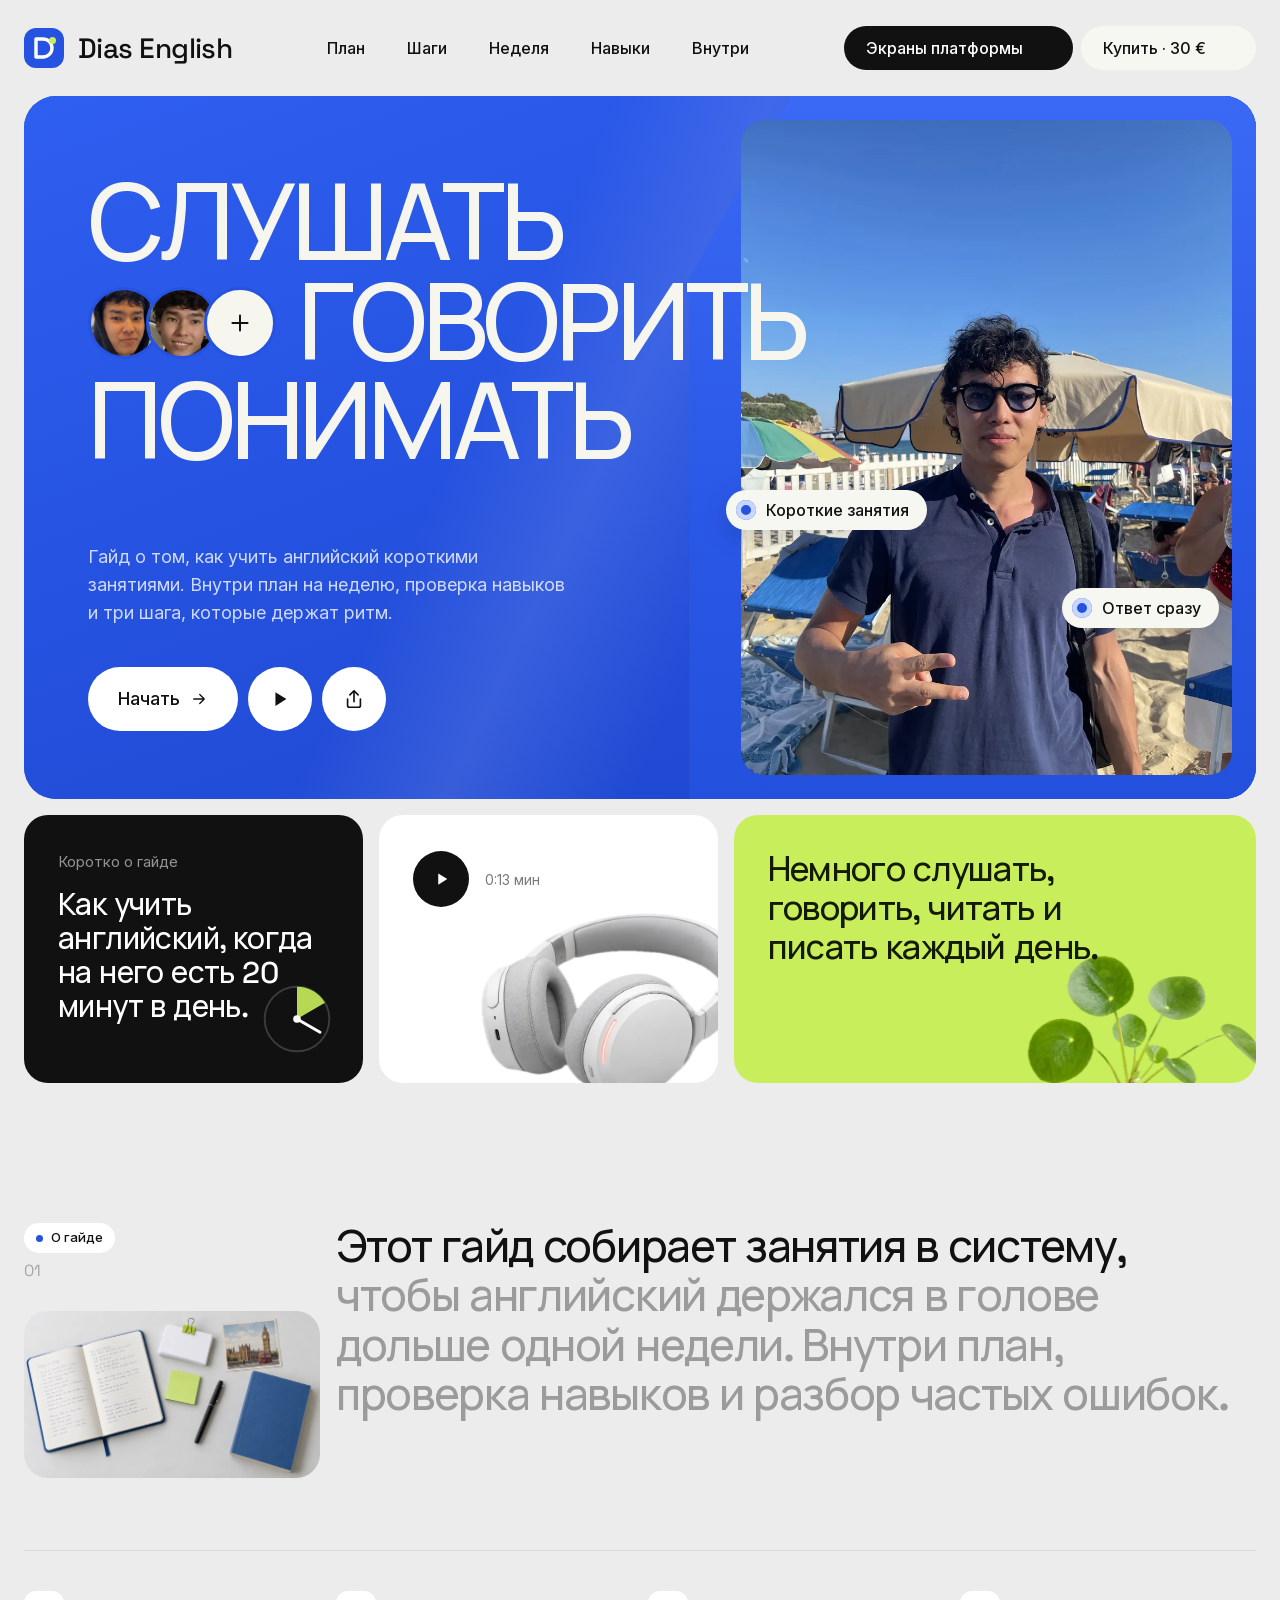
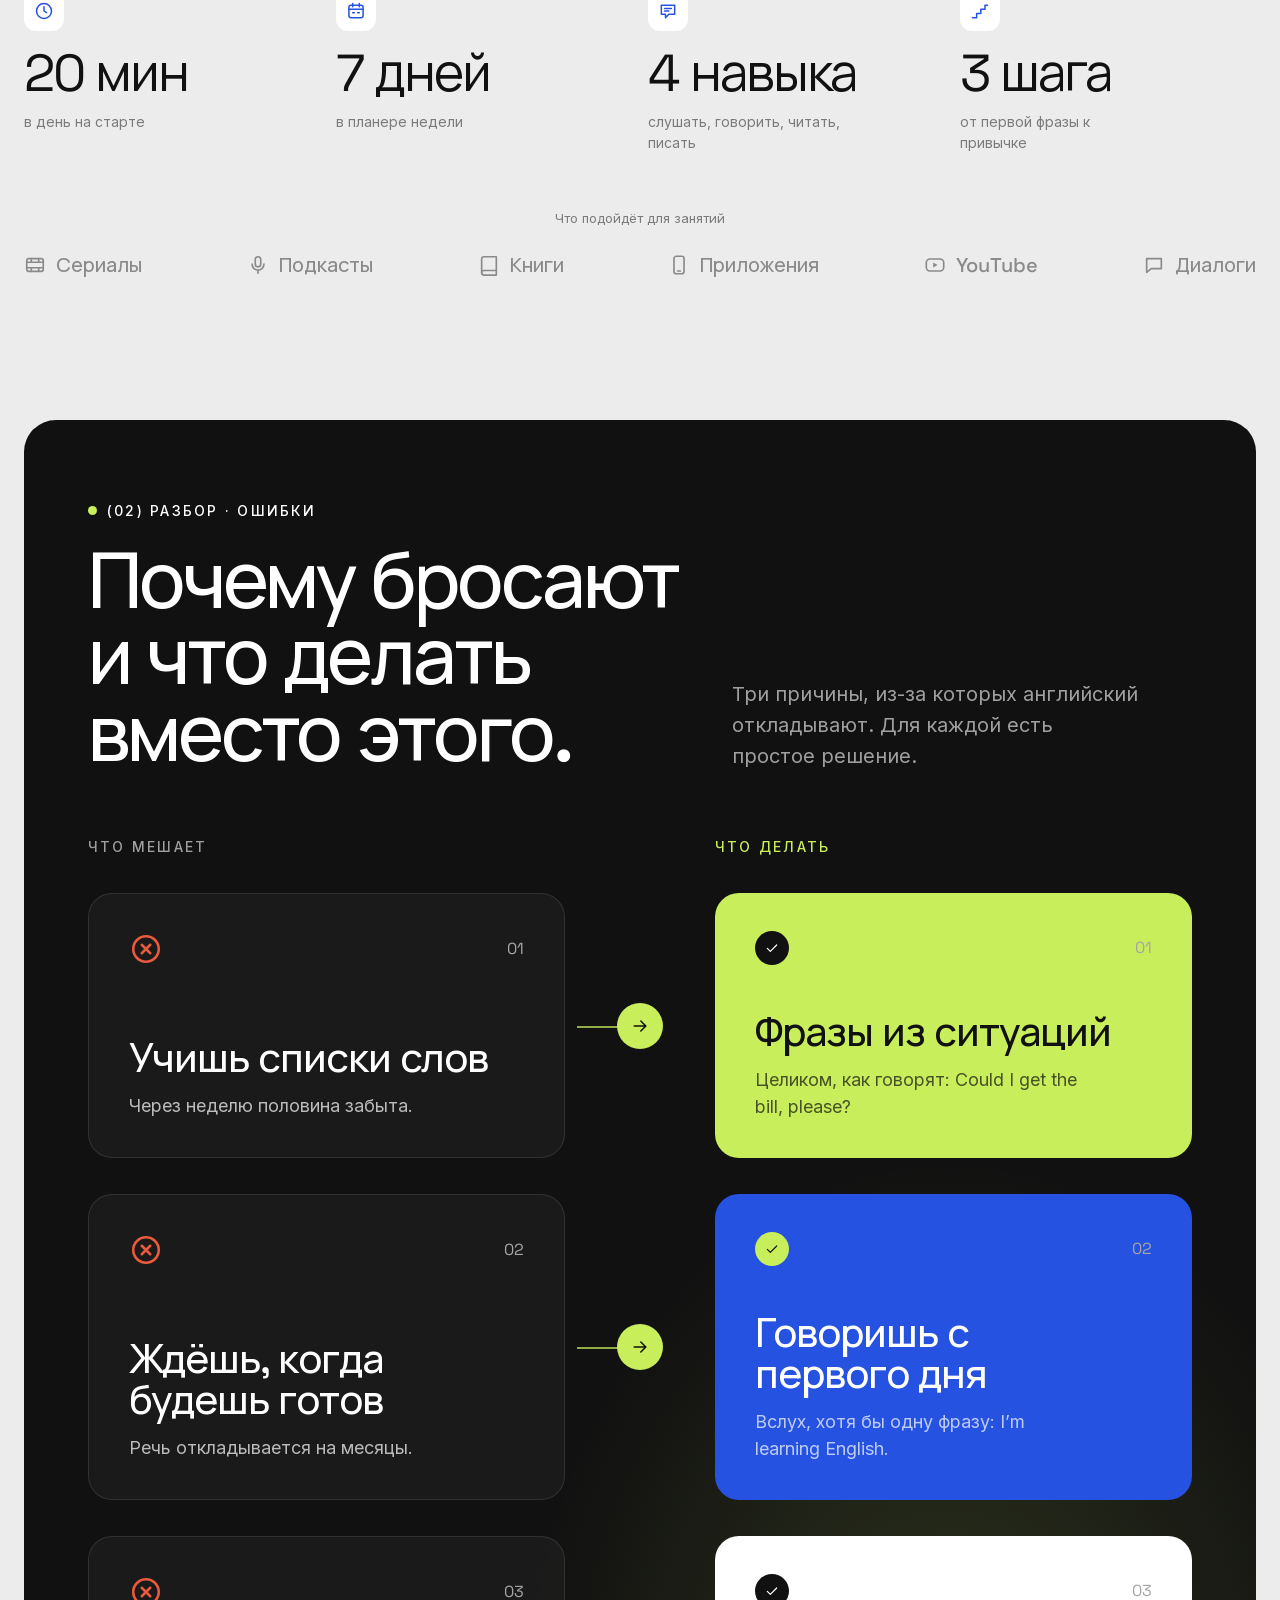
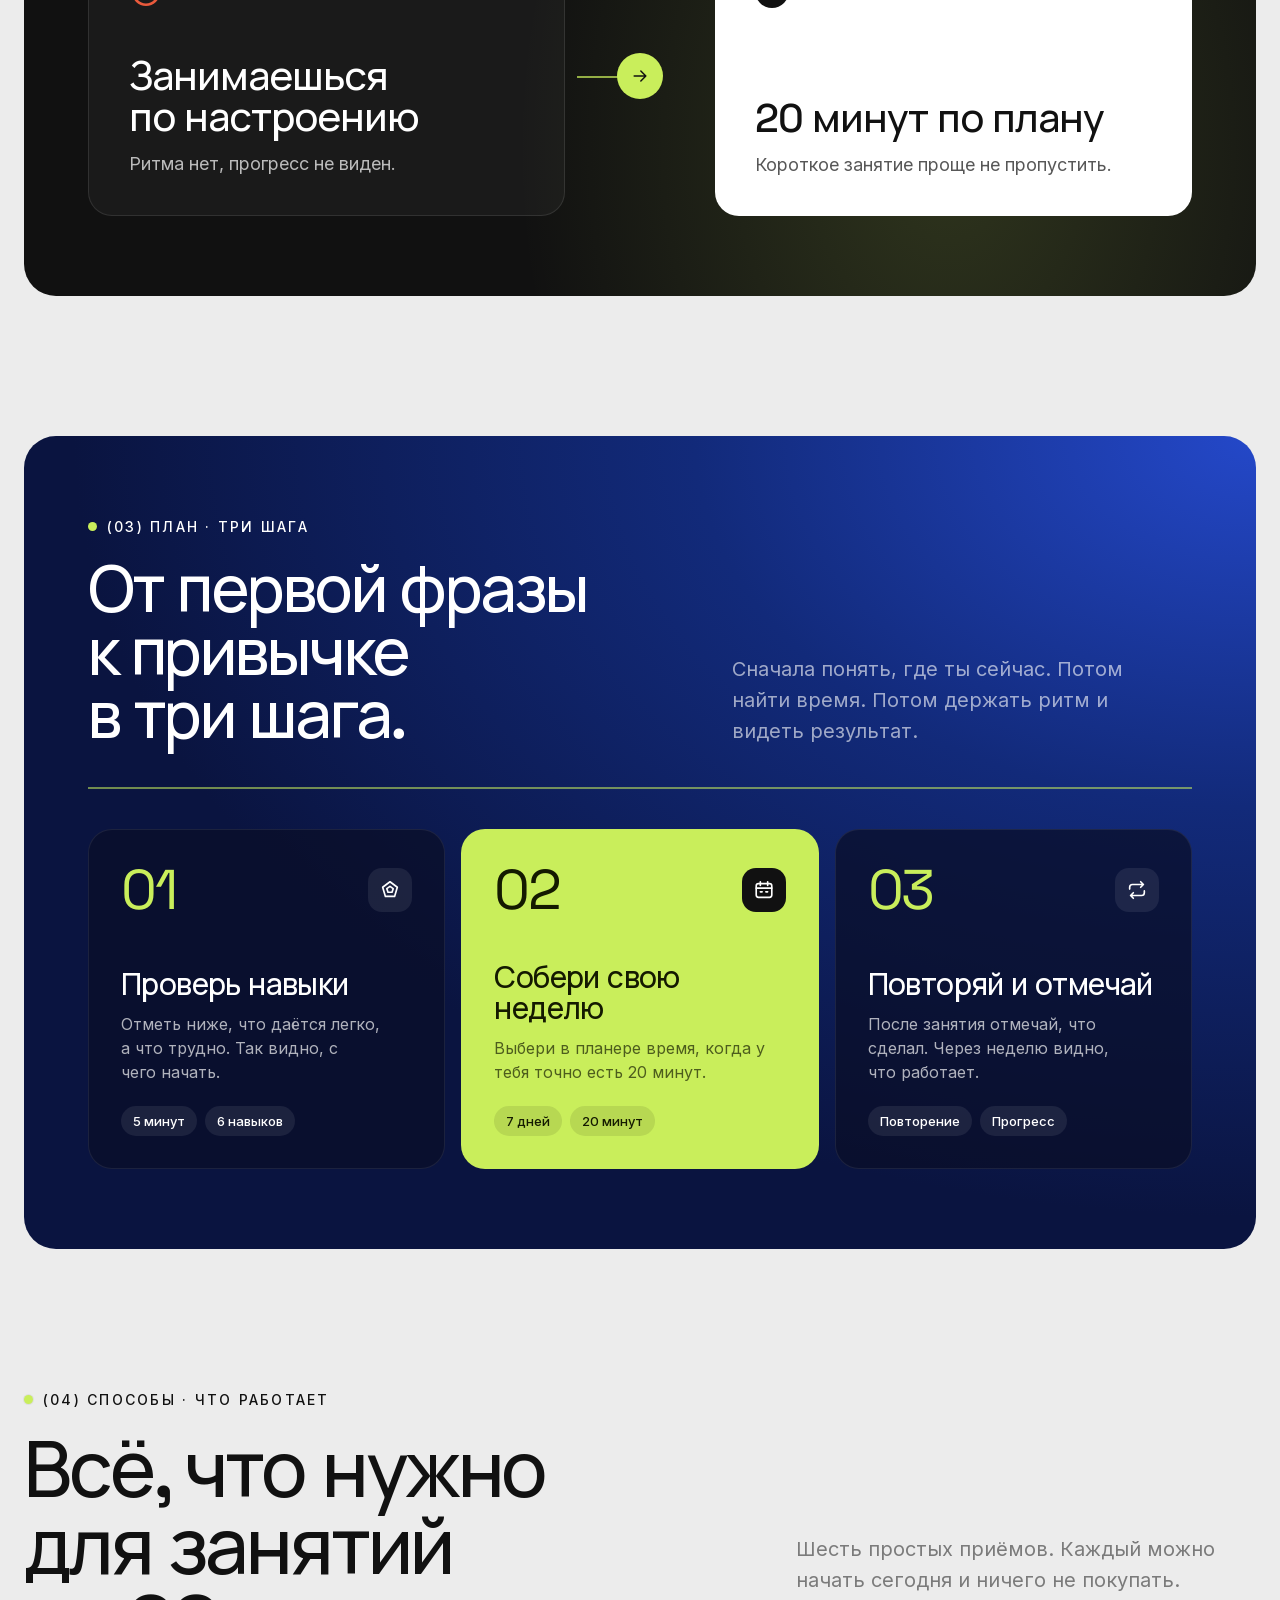
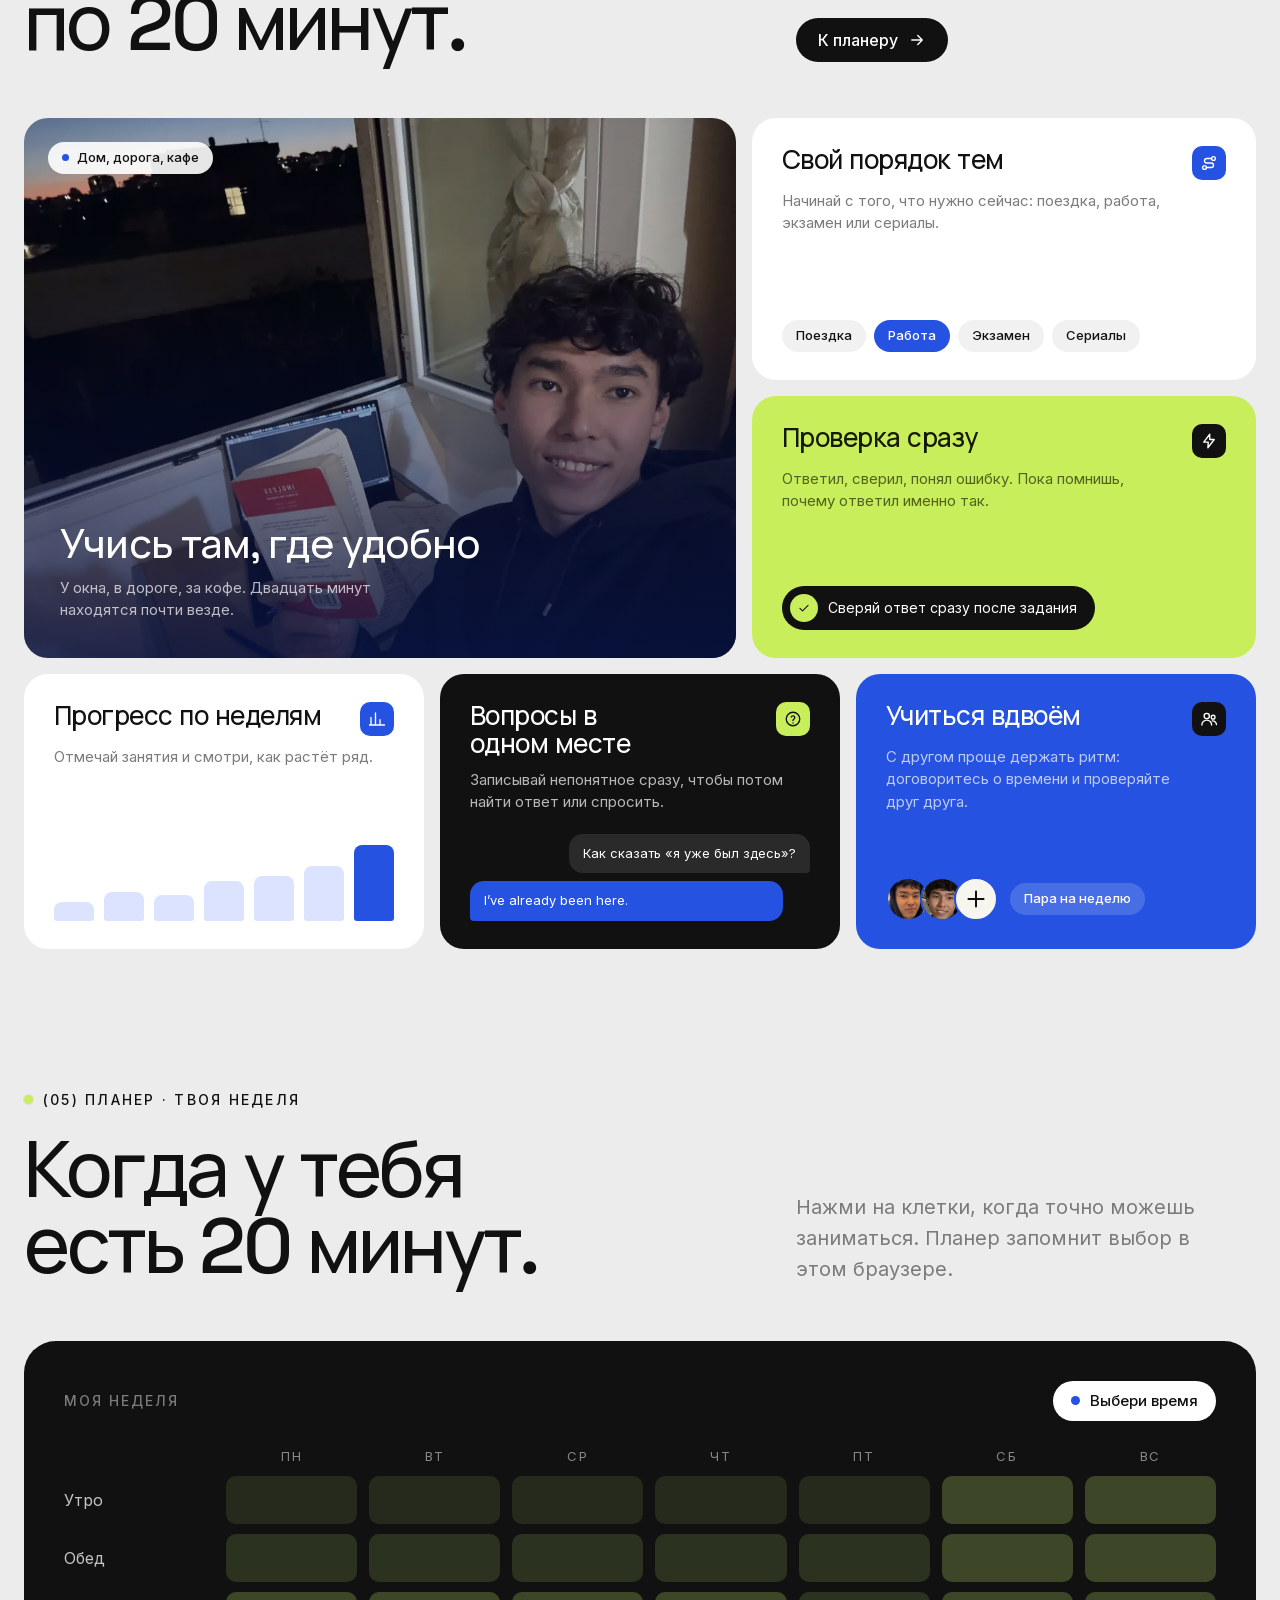
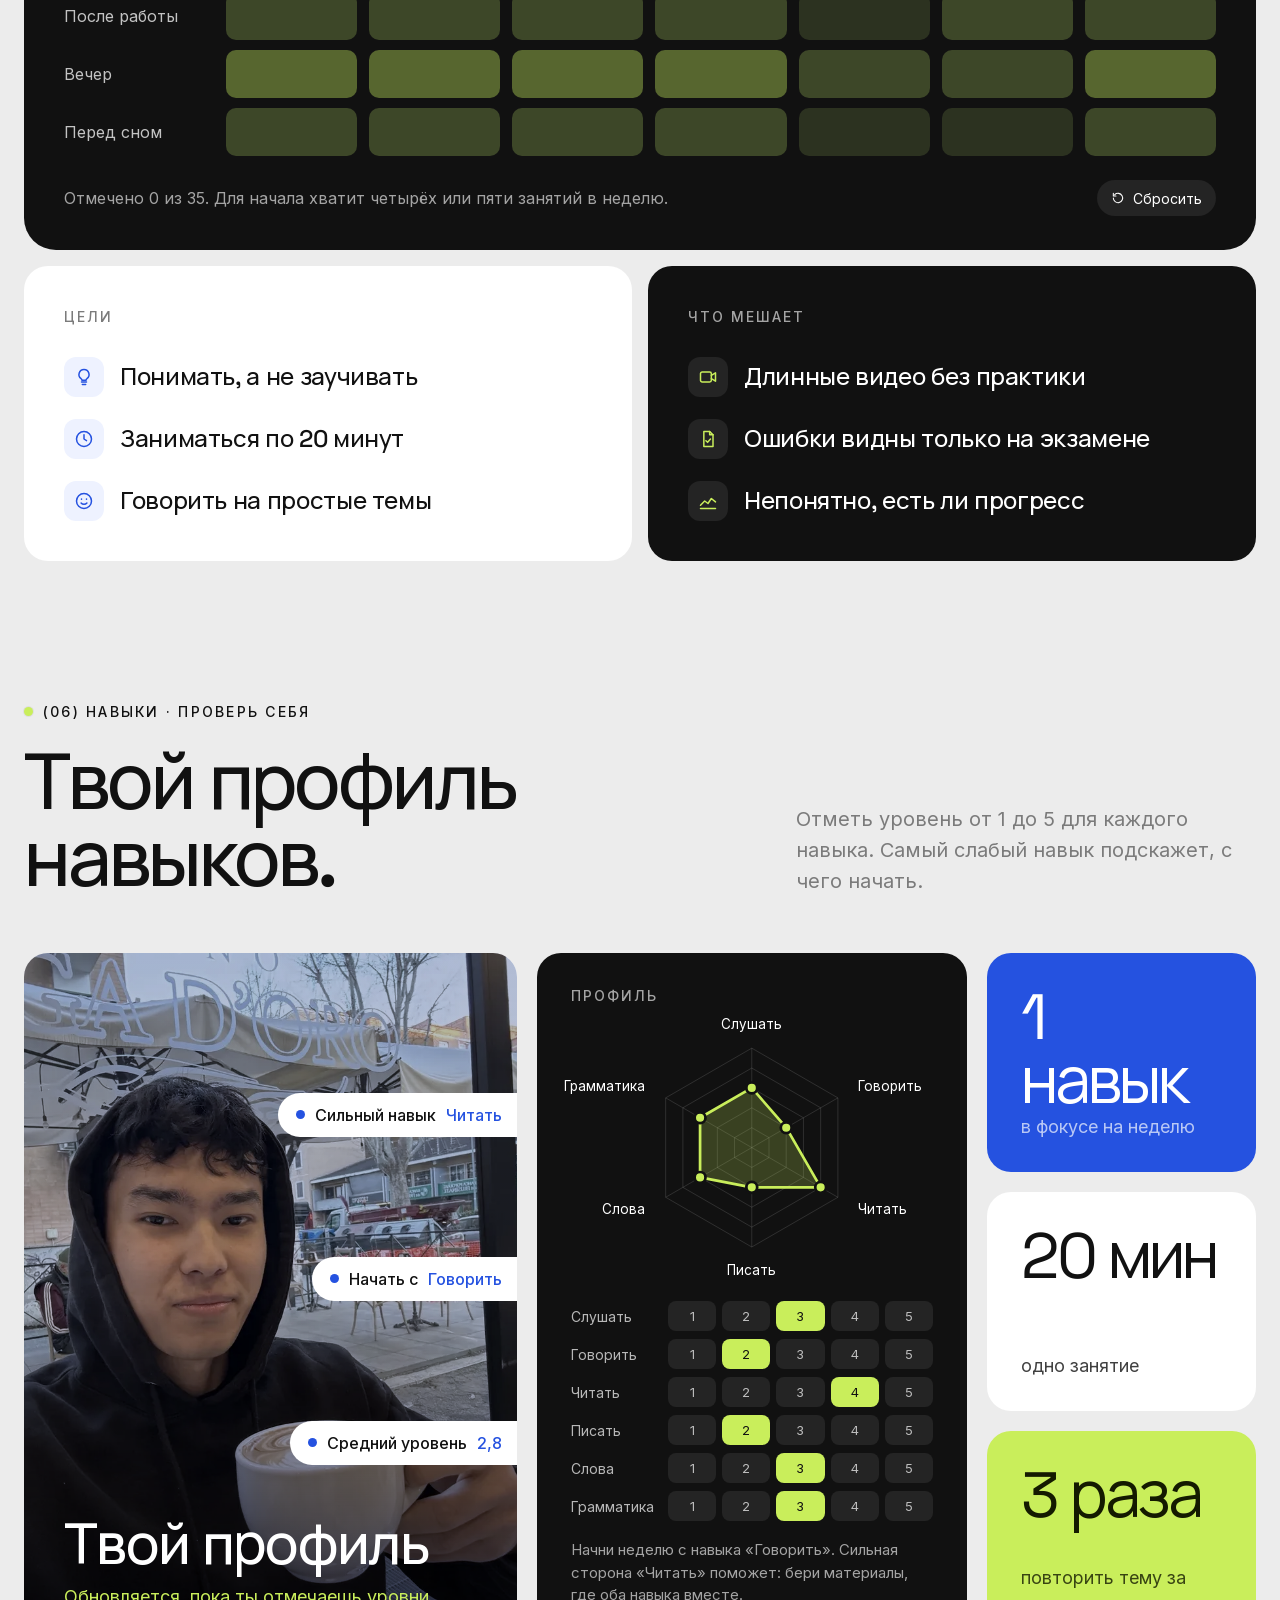
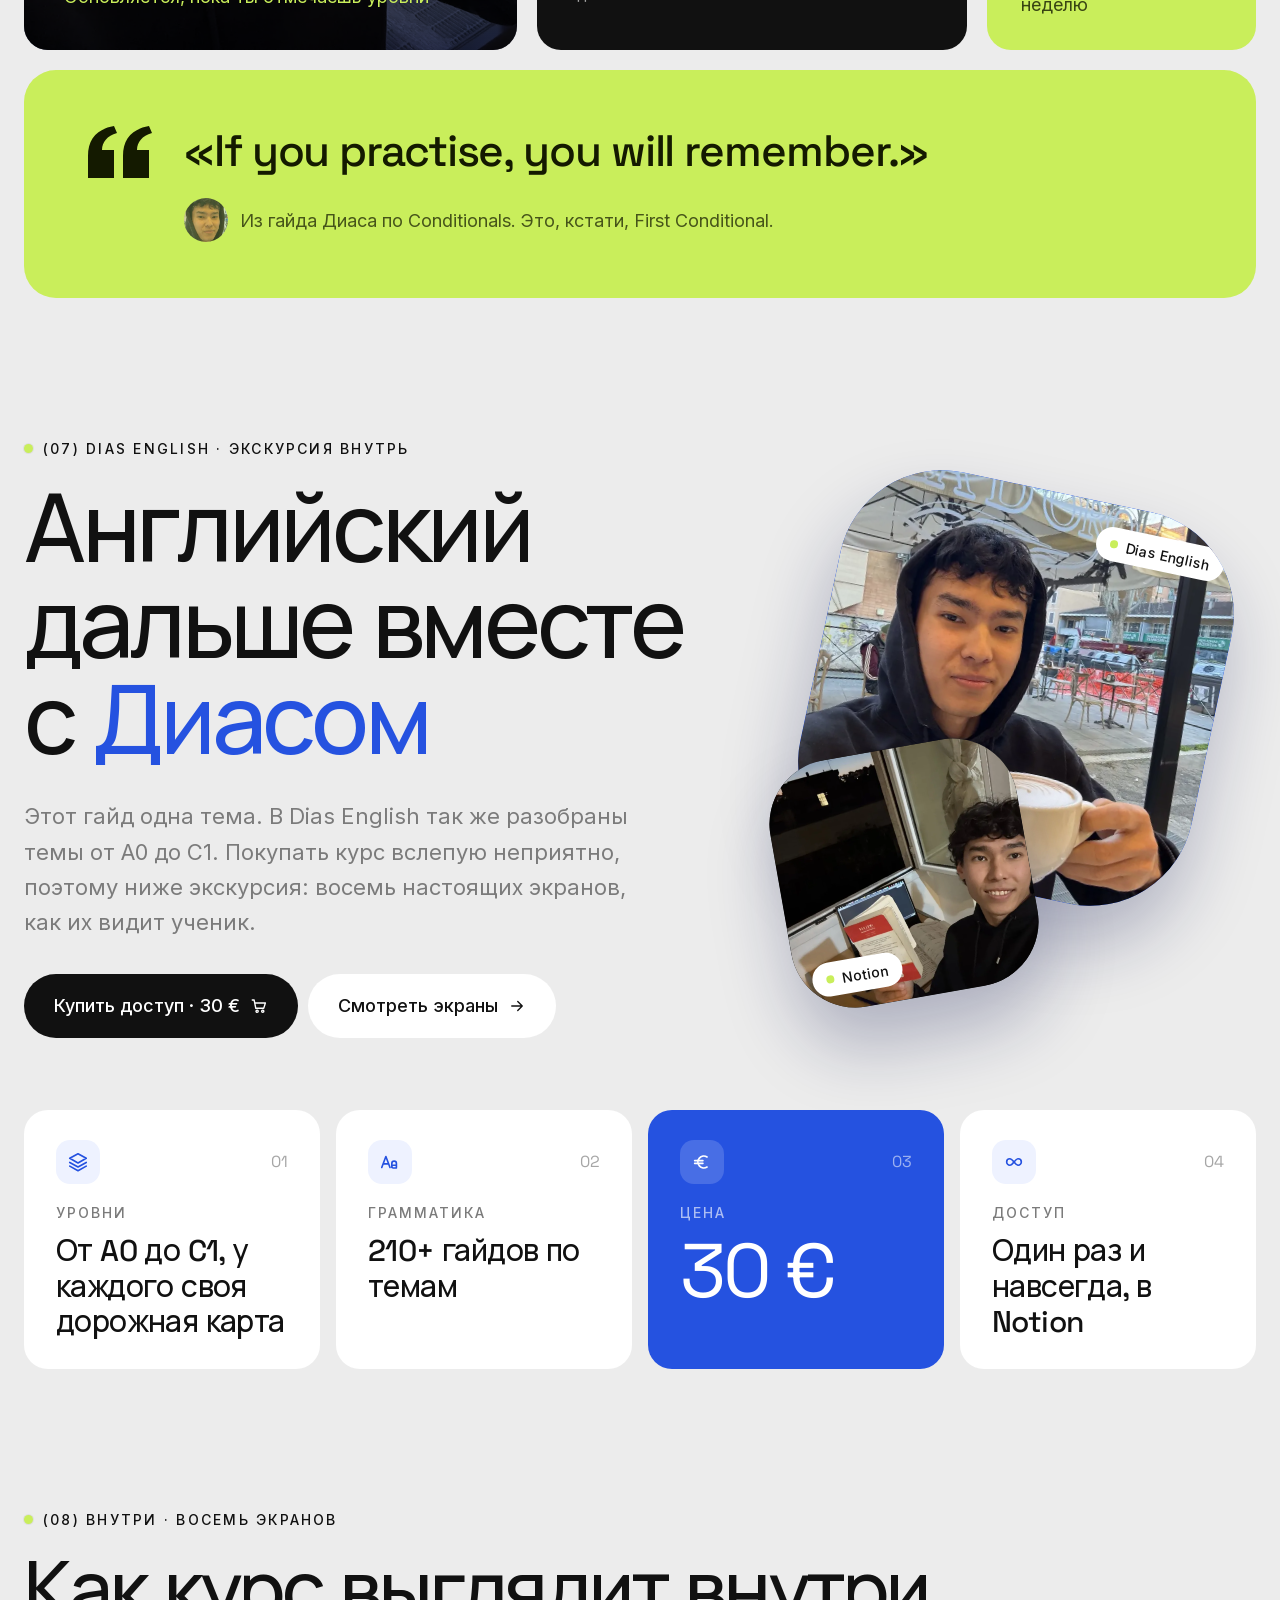
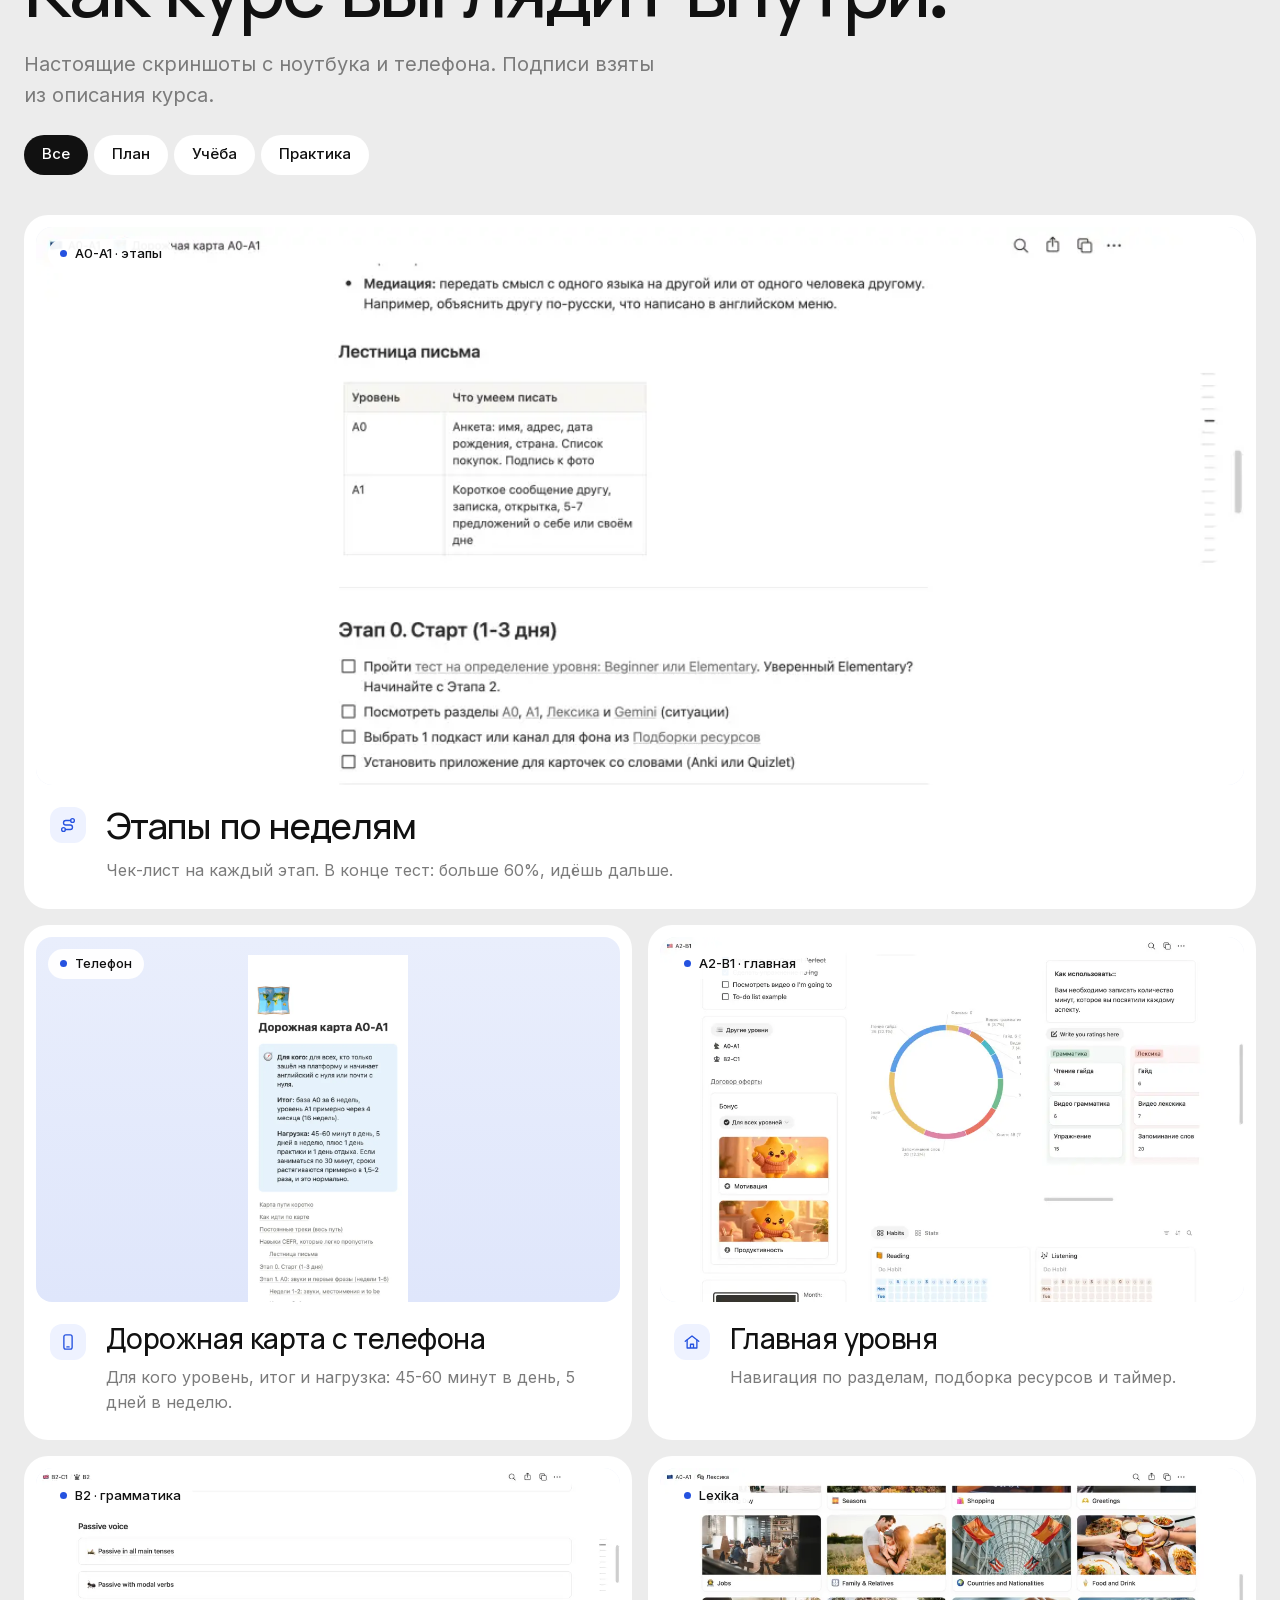
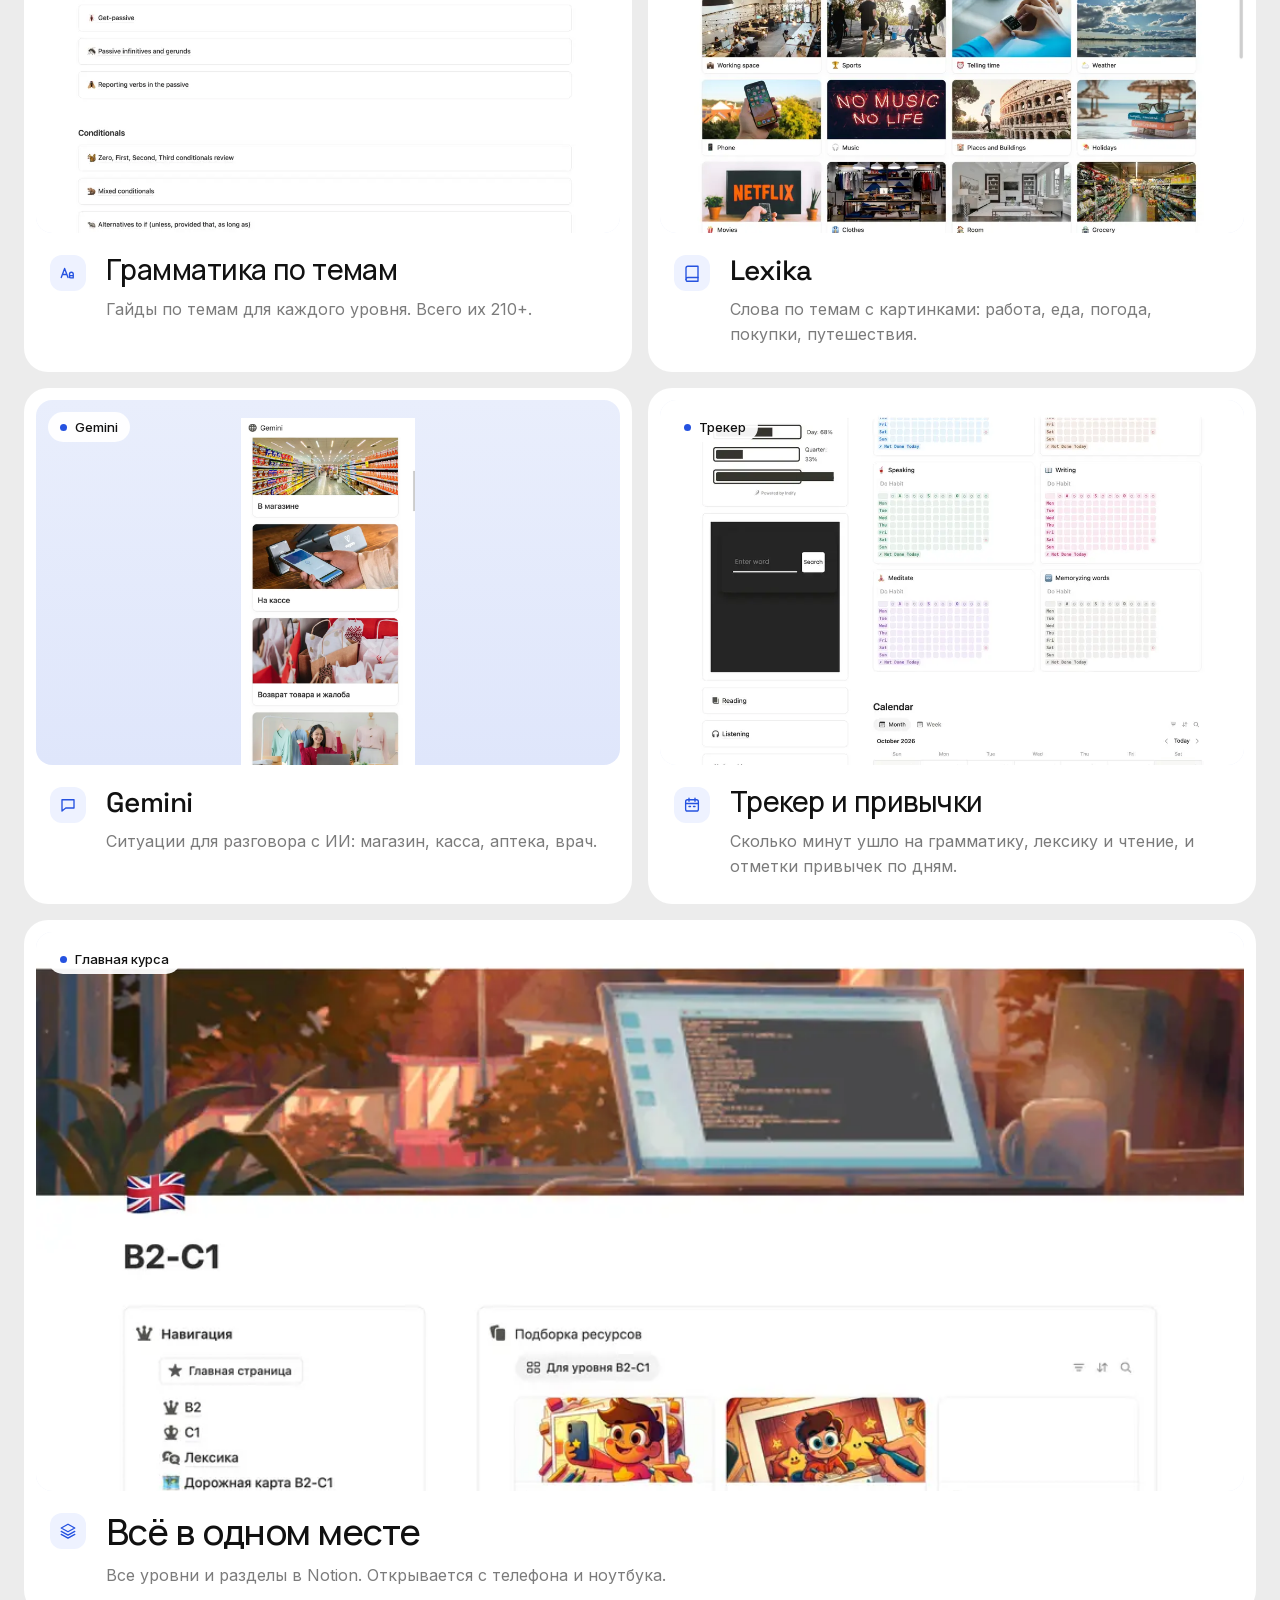
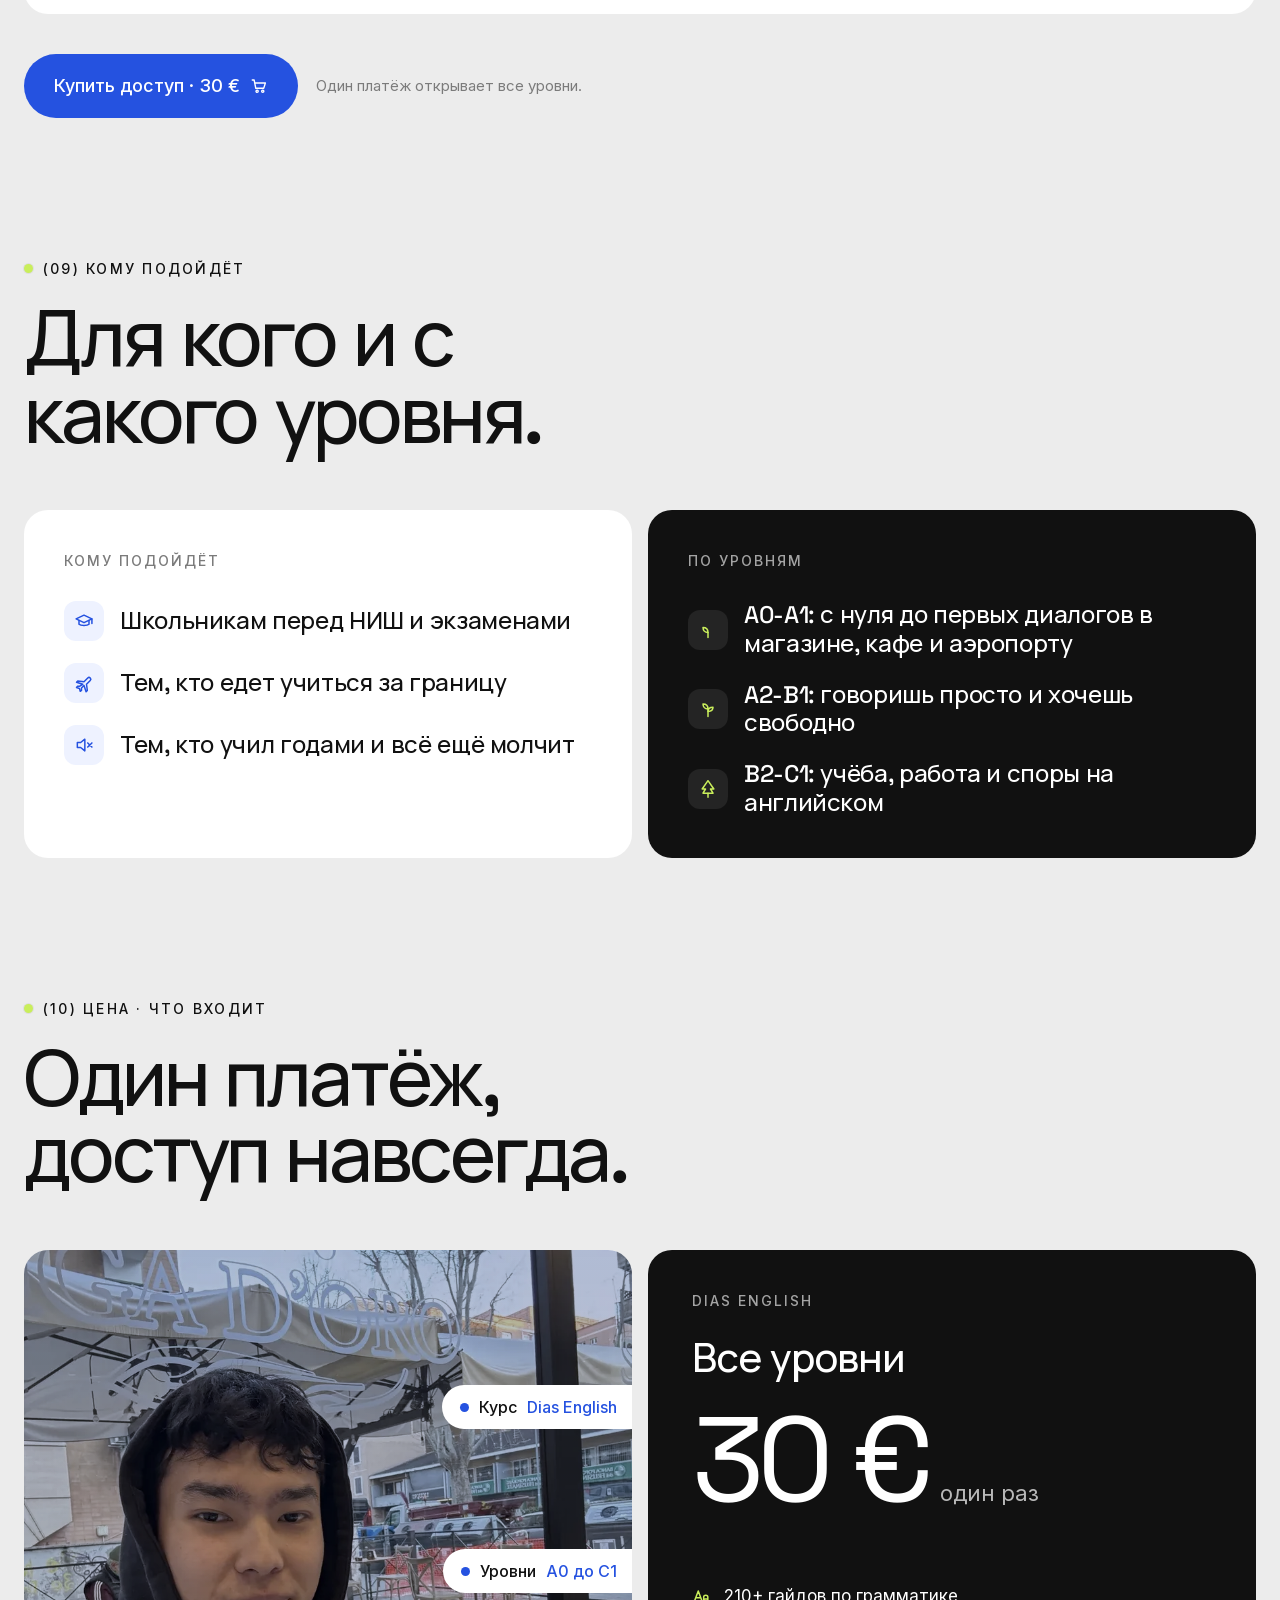
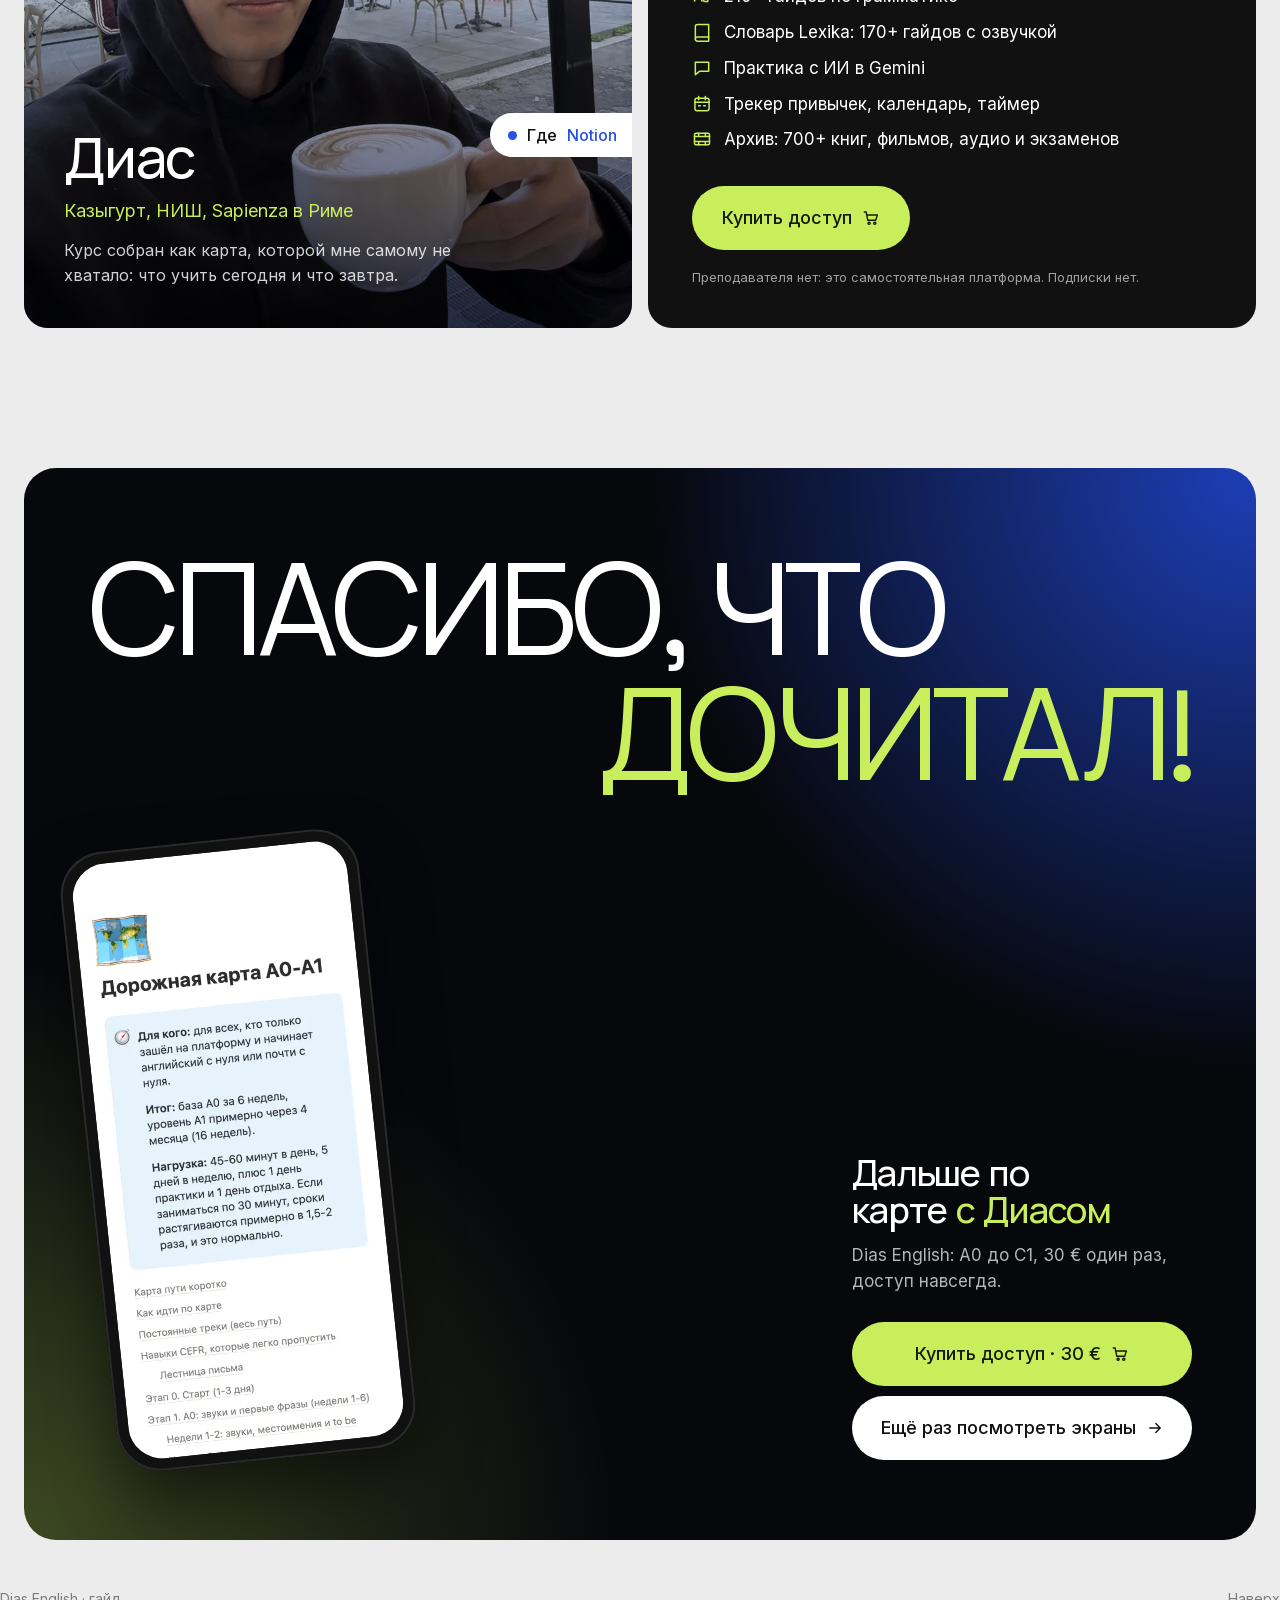
<file: en/lesson/index.html>
<!doctype html>
<html lang="ru">
<head>
<meta charset="utf-8">
<meta name="viewport" content="width=device-width, initial-scale=1">
<title>Переход</title>
<meta name="robots" content="noindex">
<meta http-equiv="refresh" content="0; url=../">
<link rel="canonical" href="../">
<script>location.replace('../' + location.hash);</script>
</head>
<body><p><a href="../">Открыть гайд</a></p></body>
</html>
</file>
<file: assets/style.css>
/* ===== Шрифты (локально) ===== */
@font-face{font-family:'Space Grotesk';src:url(fonts/spacegrotesk-latin.woff2) format('woff2');font-weight:300 700;font-display:swap;unicode-range:U+0000-00FF,U+0131,U+0152-0153,U+02BB-02BC,U+02C6,U+02DA,U+02DC,U+0304,U+0308,U+0329,U+2000-206F,U+20AC,U+2122,U+2191,U+2193,U+2212,U+2215,U+FEFF,U+FFFD}
@font-face{font-family:'Space Grotesk';src:url(fonts/spacegrotesk-latin-ext.woff2) format('woff2');font-weight:300 700;font-display:swap;unicode-range:U+0100-02BA,U+02BD-02C5,U+02C7-02CC,U+02CE-02D7,U+02DD-02FF,U+1E00-1E9F,U+20A0-20AB,U+20AD-20C0,U+2C60-2C7F,U+A720-A7FF}
@font-face{font-family:'Manrope';src:url(fonts/manrope-cyrillic.woff2) format('woff2');font-weight:200 800;font-display:swap;unicode-range:U+0301,U+0400-045F,U+0490-0491,U+04B0-04B1,U+2116}
@font-face{font-family:'Inter';src:url(fonts/inter-cyrillic.woff2) format('woff2');font-weight:100 900;font-display:swap;unicode-range:U+0301,U+0400-045F,U+0490-0491,U+04B0-04B1,U+2116}
@font-face{font-family:'Inter';src:url(fonts/inter-latin.woff2) format('woff2');font-weight:100 900;font-display:swap;unicode-range:U+0000-00FF,U+0131,U+0152-0153,U+02BB-02BC,U+02C6,U+02DA,U+02DC,U+0304,U+0308,U+0329,U+2000-206F,U+20AC,U+2122,U+2191,U+2193,U+2212,U+2215,U+FEFF,U+FFFD}
@font-face{font-family:'Inter';src:url(fonts/inter-latin-ext.woff2) format('woff2');font-weight:100 900;font-display:swap;unicode-range:U+0100-02BA,U+02BD-02C5,U+02C7-02CC,U+02CE-02D7,U+02DD-02FF,U+1E00-1E9F,U+20A0-20AB,U+20AD-20C0,U+2C60-2C7F,U+A720-A7FF}

/* ===== Токены: цвета, шрифты, радиусы. Меняются здесь или в content.js → theme ===== */
:root{
  --bg:#ececec;          /* фон страницы */
  --paper:#ffffff;       /* белые карточки */
  --ink:#111111;         /* основной текст, чёрные карточки */
  --ink-2:#1a1a1a;
  --muted:#7b7b7b;       /* серый текст */
  --muted-2:#a6a6a6;
  --line:#e2e2e2;
  --blue:#2552e0;        /* кобальт */
  --blue-2:#3b67f0;
  --blue-dark:#0b1a52;   /* тёмно-синяя секция */
  --lime:#c9ee5b;        /* лайм */
  --lime-ink:#141a00;
  --red:#ea5a3c;
  --display:'Space Grotesk','Manrope','Inter',system-ui,sans-serif;
  --body:'Inter',system-ui,-apple-system,'Segoe UI',sans-serif;
  --r-xl:32px;--r-lg:24px;--r-md:16px;--r-pill:999px;
  --pad:24px;            /* поля контейнера (margin 24 на 1440) */
  --gap:16px;            /* gutter 16 */
  --wrap:1392px;         /* контейнер 1392 */
  --ease:cubic-bezier(.2,.7,.2,1);
}
*{box-sizing:border-box;margin:0}
html{background:var(--bg);overflow-x:clip;-webkit-text-size-adjust:100%;scroll-behavior:smooth}
body{font-family:var(--body);color:var(--ink);background:var(--bg);font-size:16px;line-height:1.5;overflow-x:clip;hyphens:auto;-webkit-hyphens:auto;overflow-wrap:break-word}
img,video{display:block;max-width:100%;height:auto}
a{color:inherit;text-decoration:none}
a:hover,a:focus{text-decoration:none}
button{font:inherit;color:inherit;border:0;background:none;cursor:pointer}
h1,h2,h3,h4{hyphens:manual;-webkit-hyphens:manual;font-family:var(--display);font-weight:500;letter-spacing:-.03em;line-height:1.02;text-wrap:balance}
p{text-wrap:pretty}
:focus-visible{outline:2px solid var(--blue);outline-offset:3px;border-radius:8px}
.wrap{width:100%;max-width:calc(var(--wrap) + var(--pad)*2);margin-inline:auto;padding-inline:var(--pad)}
.sr{position:absolute;width:1px;height:1px;overflow:hidden;clip:rect(0 0 0 0);white-space:nowrap}
.nobr{white-space:nowrap}
.ico{width:1em;height:1em;flex:none;display:inline-block;vertical-align:middle}

/* ===== Кнопки ===== */
.btn{display:inline-flex;align-items:center;justify-content:center;gap:10px;height:64px;padding:0 30px;border-radius:var(--r-pill);font-family:var(--body);font-weight:500;font-size:18px;line-height:1;white-space:nowrap;transition:transform .35s var(--ease),background-color .25s,color .25s,box-shadow .35s var(--ease)}
.btn .ico{width:18px;height:18px;transition:transform .35s var(--ease)}
.btn:hover{transform:translateY(-2px)}
.btn:hover .ico-arrow{transform:translateX(4px)}
.btn-light{background:#fff;color:var(--ink)}
.btn-light:hover{background:var(--lime);color:var(--lime-ink)}
.btn-dark{background:var(--ink);color:#fff}
.btn-dark:hover{background:var(--blue)}
.btn-blue{background:var(--blue);color:#fff}
.btn-blue:hover{background:var(--ink)}
.btn-lime{background:var(--lime);color:var(--lime-ink)}
.btn-lime:hover{background:#fff}
.btn-sm{height:44px;padding:0 22px;font-size:16px}
.btn-xs{height:36px;padding:0 16px;font-size:14px;gap:8px}
.btn-xs .ico{width:14px;height:14px}
.btn-round{width:64px;padding:0}
.btn-round .ico{width:22px;height:22px}

/* ===== Шапка ===== */
.nav{height:96px;display:flex;align-items:center;justify-content:space-between;gap:24px}
.brand{display:flex;align-items:center;gap:14px;font-family:var(--display);font-weight:500;font-size:28px;letter-spacing:-.02em;transition:opacity .25s}
.brand:hover{opacity:.7}
.brand-mark{width:40px;height:40px;flex:none}
.nav-links{display:flex;gap:6px;list-style:none;padding:0}
.nav-links a{display:block;padding:10px 18px;border-radius:var(--r-pill);font-size:16px;font-weight:500;transition:background-color .25s,color .25s}
.nav-links a:hover{background:#fff}
.nav-cta{display:flex;gap:8px}
.nav-cta .btn-light{background:#f7f7f2}
.nav-burger{display:none;width:48px;height:48px;border-radius:50%;background:#fff;align-items:center;justify-content:center;transition:background-color .25s}
.nav-burger:hover{background:var(--lime)}
.nav-burger .ico{width:22px;height:22px}

/* ===== Первый экран ===== */
.hero{position:relative;border-radius:var(--r-xl);background:var(--blue);color:#fff;overflow:hidden;min-height:703px;padding:78px 64px 68px;display:flex;flex-direction:column;isolation:isolate}
.hero::before{content:"";position:absolute;inset:0;z-index:-2;background:
  linear-gradient(115deg,rgba(255,255,255,0) 38%,rgba(255,255,255,.10) 48%,rgba(255,255,255,0) 60%),
  linear-gradient(160deg,#2f5ff0 0%,#2552e0 45%,#1d45cc 100%)}
.hero-panel{position:absolute;z-index:-1;top:0;right:0;width:46%;height:100%;background:linear-gradient(180deg,#3a69f5,#2a58e6 60%,#2350dc);clip-path:polygon(18% 0,100% 0,100% 100%,0 100%,0 26%)}
.hero-photo{position:absolute;z-index:0;top:24px;right:24px;height:calc(100% - 48px);width:auto;aspect-ratio:3/4;object-fit:cover;object-position:50% 30%;border-radius:var(--r-lg);pointer-events:none}
.hero-title{font-family:var(--display);font-weight:500;font-size:106px;line-height:.94;letter-spacing:-.04em;text-transform:uppercase;color:#f6f6ef;position:relative;z-index:1}
.hero-title>span,.hero-title .row>span:last-child{display:block}
.hero-title .row{display:flex;align-items:center;gap:22px}
.avatars{display:inline-flex;align-items:center;flex:none}
.avatars img,.avatars .plus{width:72px;height:72px;border-radius:50%;border:3px solid var(--blue);object-fit:cover;margin-left:-14px;background:#fff}
.avatars img:first-child{margin-left:0}
.avatars .plus{display:inline-flex;align-items:center;justify-content:center;color:var(--ink);background:#f6f6ef}
.avatars .plus .ico{width:26px;height:26px}
.hero-sub{margin-top:auto;max-width:480px;font-size:18px;line-height:1.55;color:rgba(255,255,255,.78);position:relative;z-index:1;padding-top:64px}
.hero-actions{display:flex;gap:10px;margin-top:40px;position:relative;z-index:1}
.chip-float{position:absolute;z-index:2;display:inline-flex;align-items:center;gap:10px;height:40px;padding:0 18px 0 10px;border-radius:var(--r-pill);background:#f7f7f2;color:var(--ink);font-size:16px;font-weight:500;box-shadow:0 8px 24px rgba(10,20,80,.18);transition:transform .35s var(--ease)}
.chip-float:hover{transform:translateY(-3px)}
.dot-ring{width:20px;height:20px;border-radius:50%;background:var(--blue);box-shadow:inset 0 0 0 5px #c9d6ff;flex:none}

/* ===== Карточки, общее ===== */
.card{position:relative;border-radius:var(--r-lg);background:var(--paper);overflow:hidden;transition:transform .45s var(--ease),box-shadow .45s var(--ease)}
.card:hover{transform:translateY(-4px);box-shadow:0 18px 40px rgba(17,17,17,.10)}
.card.dark{background:var(--ink);color:#fff}
.card.blue{background:var(--blue);color:#fff}
.card.lime{background:var(--lime);color:var(--lime-ink)}
.card.navy{background:#16244f;color:#fff}
.num-tag{font-family:var(--display);font-size:16px;color:var(--muted-2);font-weight:400}
.card.dark .num-tag,.card.blue .num-tag{color:rgba(255,255,255,.55)}
.card.lime .num-tag{color:rgba(20,26,0,.5)}
.cap{font-size:14px;font-weight:500;letter-spacing:.14em;text-transform:uppercase;color:var(--muted)}
.card.dark .cap,.card.blue .cap{color:rgba(255,255,255,.62)}
.card.lime .cap{color:rgba(20,26,0,.6)}

/* ===== Ряд из трёх (под героем) ===== */
.bento3{display:grid;grid-template-columns:384fr 384fr 592fr;gap:var(--gap);margin-top:var(--gap)}
.bento3 .card{min-height:268px;padding:36px 34px}
.b3-label{font-size:15px;color:rgba(255,255,255,.55);margin-bottom:14px}
.b3-title{font-family:var(--display);font-weight:500;font-size:30px;line-height:1.14;letter-spacing:-.02em}
.card.lime .b3-title{font-size:34px;max-width:17ch;position:relative;z-index:1}
.b3-media{display:flex;align-items:center;gap:16px}
.b3-time{font-size:14px;color:var(--muted)}
.play{width:56px;height:56px;border-radius:50%;background:var(--ink);color:#fff;display:inline-flex;align-items:center;justify-content:center;flex:none;transition:background-color .25s,transform .35s var(--ease)}
.play .ico{width:18px;height:18px;margin-left:3px}
.play:hover{background:var(--blue);transform:scale(1.06)}
.b3-obj{position:absolute;right:-26px;bottom:-18px;width:78%;max-width:340px}
.b3-plant{position:absolute;right:-10px;bottom:-30px;width:46%;max-width:300px}

/* ===== Секции ===== */
.sec{padding-top:140px}
.sec-head{display:grid;grid-template-columns:1fr minmax(0,460px);gap:40px;align-items:end;margin-bottom:56px}
.meta{display:flex;align-items:center;gap:10px;font-size:14px;font-weight:500;letter-spacing:.16em;text-transform:uppercase;margin-bottom:22px;color:var(--ink)}
.meta i{width:9px;height:9px;border-radius:50%;background:var(--lime);box-shadow:0 0 0 1px rgba(0,0,0,.06)}
.sec-title{font-size:78px;line-height:.98;letter-spacing:-.04em}
.sec-title em{font-style:normal;color:var(--blue)}
.sec-text{font-size:20px;line-height:1.55;color:var(--muted)}
.sec.on-dark .meta{color:#fff}
.sec.on-dark .sec-text{color:rgba(255,255,255,.6)}

/* ===== О гайде + цифры ===== */
.about{display:grid;grid-template-columns:repeat(12,1fr);gap:var(--gap)}
.about-label{grid-column:1 / 4;display:flex;flex-direction:column;gap:6px;font-size:14px}
.pill-mini{display:inline-flex;align-items:center;gap:8px;height:30px;padding:0 12px;border-radius:var(--r-pill);background:#fff;font-size:13px;font-weight:500;width:max-content}
.pill-mini i{width:7px;height:7px;border-radius:50%;background:var(--blue)}
.about-text{grid-column:4 / 13;font-family:var(--display);font-weight:500;font-size:44px;line-height:1.12;letter-spacing:-.03em}
.about-text span{color:#9b9b9b}
.stats{display:grid;grid-template-columns:repeat(4,1fr);gap:var(--gap);margin-top:72px;padding-top:40px;border-top:1px solid #d9d9d9}
.stat b{display:block;font-family:var(--display);font-weight:400;font-size:52px;letter-spacing:-.04em;line-height:1}
.stat>span:not(.stat-ico){display:block;margin-top:12px;font-size:14px;color:var(--muted);max-width:22ch}
.strip{margin-top:56px;text-align:center}
.strip p{font-size:13px;color:var(--muted)}
.strip ul{list-style:none;padding:0;margin-top:22px;display:flex;flex-wrap:wrap;justify-content:space-between;gap:16px 28px}
.strip li{display:flex;align-items:center;gap:10px;font-family:var(--display);font-weight:500;font-size:20px;color:#8a8a8a;transition:color .25s}
.strip li:hover{color:var(--ink)}
.strip li .ico{width:22px;height:22px}

/* ===== Проблема → решение ===== */
.ps{background:var(--ink);border-radius:var(--r-xl);padding:80px 64px;color:#fff;margin-top:140px;position:relative;overflow:hidden}
.ps::after{content:"";position:absolute;right:-10%;bottom:-30%;width:70%;height:80%;background:radial-gradient(closest-side,rgba(201,238,91,.16),rgba(201,238,91,0));pointer-events:none}
.ps .sec-head{margin-bottom:64px}
.ps-cols{display:grid;grid-template-columns:1fr 150px 1fr;row-gap:36px;position:relative;z-index:1}
.ps-col-h{font-size:14px;font-weight:500;letter-spacing:.16em;text-transform:uppercase;color:rgba(255,255,255,.6)}
.ps-col-h.sol{color:var(--lime);grid-column:3}
.ps-row{display:contents}
.ps-card{border-radius:var(--r-lg);padding:38px 40px;min-height:244px;display:flex;flex-direction:column;transition:transform .45s var(--ease)}
.ps-card:hover{transform:translateY(-4px)}
.ps-card.prob{background:rgba(255,255,255,.04);border:1px solid rgba(255,255,255,.10)}
.ps-card.sol{color:var(--ink)}
.ps-card.sol.lime{background:var(--lime)}
.ps-card.sol.blue{background:var(--blue);color:#fff}
.ps-card.sol.white{background:#fff}
.ps-top{display:flex;justify-content:space-between;align-items:center;margin-bottom:auto}
.ps-x{width:34px;height:34px;color:var(--red)}
.ps-ok{width:34px;height:34px;border-radius:50%;background:var(--ink);color:#fff;display:inline-flex;align-items:center;justify-content:center}
.ps-card.sol.blue .ps-ok{background:var(--lime);color:var(--ink)}
.ps-ok .ico{width:16px;height:16px}
.ps-card h3{font-size:40px;letter-spacing:-.025em;margin-top:48px}
.ps-card p{margin-top:12px;font-size:18px;opacity:.7}
.ps-link{display:flex;align-items:center;justify-content:center;position:relative}
.ps-link::before{content:"";position:absolute;left:12px;right:50%;top:50%;height:2px;background:var(--lime);opacity:.7;transform-origin:left;transition:transform .7s var(--ease) .2s}
.js-anim .ps-link:not(.in)::before{transform:scaleX(0)}
.ps-arrow{position:relative;width:46px;height:46px;border-radius:50%;background:var(--lime);color:var(--ink);display:inline-flex;align-items:center;justify-content:center;transition:transform .35s var(--ease)}
.ps-arrow .ico{width:20px;height:20px}
.ps-row:hover .ps-arrow{transform:translateX(6px)}

/* ===== Три шага ===== */
.steps{border-radius:var(--r-xl);padding:80px 64px;color:#fff;background:radial-gradient(120% 120% at 100% 0%,#2448c9 0%,#122a7a 38%,#0a1440 80%);margin-top:140px}
.steps .sec-head{margin-bottom:64px}
.steps .sec-title{font-size:64px}
.steps-grid{display:grid;grid-template-columns:repeat(3,1fr);gap:var(--gap)}
.step{border-radius:var(--r-lg);padding:32px;min-height:340px;display:flex;flex-direction:column;background:rgba(10,14,40,.72);border:1px solid rgba(255,255,255,.08);transition:transform .45s var(--ease),background-color .35s}
.step:hover{transform:translateY(-4px)}
.step.lime{background:var(--lime);color:var(--lime-ink);border-color:transparent}
.step-top{display:flex;justify-content:space-between;align-items:center}
.step-n{font-family:var(--display);font-weight:400;font-size:56px;letter-spacing:-.04em;line-height:1;color:var(--lime)}
.step.lime .step-n{color:var(--lime-ink)}
.step-go{width:36px;height:36px;border-radius:50%;background:rgba(255,255,255,.08);display:inline-flex;align-items:center;justify-content:center}
.step.lime .step-go{background:var(--ink);color:#fff}
.step-go .ico{width:14px;height:14px}
.step h3{font-size:30px;margin-top:auto;letter-spacing:-.02em}
.step p{margin-top:12px;font-size:16px;opacity:.68}
.tags{display:flex;flex-wrap:wrap;gap:8px;margin-top:22px}
.tag{display:inline-flex;align-items:center;height:30px;padding:0 12px;border-radius:var(--r-pill);background:rgba(255,255,255,.08);font-size:13px;font-weight:500}
.step.lime .tag{background:rgba(20,26,0,.1)}

/* ===== Возможности (бенто) ===== */
.feat{display:grid;grid-template-columns:repeat(12,1fr);gap:var(--gap)}
.feat .card{padding:28px 30px;min-height:260px;display:flex;flex-direction:column}
.f-photo{grid-column:span 7;grid-row:span 2;min-height:540px!important;padding:0!important;color:#fff}
.f-photo img{position:absolute;inset:0;width:100%;height:100%;object-fit:cover;transition:transform .9s var(--ease)}
.f-photo:hover img{transform:scale(1.04)}
.f-photo::after{content:"";position:absolute;inset:0;background:linear-gradient(180deg,rgba(8,20,70,.15) 30%,rgba(8,20,70,.82) 100%)}
.f-photo .f-in{position:relative;z-index:1;margin-top:auto;padding:36px}
.f-chip{position:absolute;z-index:1;top:24px;left:24px;display:inline-flex;align-items:center;gap:8px;height:32px;padding:0 14px;border-radius:var(--r-pill);background:rgba(255,255,255,.9);color:var(--ink);font-size:13px;font-weight:500}
.f-chip i{width:7px;height:7px;border-radius:50%;background:var(--blue)}
.f-side{grid-column:span 5}
.f-third{grid-column:span 4}
.f-title{font-family:var(--display);font-weight:500;font-size:26px;letter-spacing:-.02em;line-height:1.1}
.f-photo .f-title{font-size:40px}
.f-text{margin-top:10px;font-size:15px;line-height:1.5;color:var(--muted);max-width:42ch}
.card.dark .f-text,.card.blue .f-text,.f-photo .f-text{color:rgba(255,255,255,.7)}
.card.lime .f-text{color:rgba(20,26,0,.66)}
.f-head{display:flex;justify-content:space-between;align-items:flex-start;gap:16px}
.f-ico{width:34px;height:34px;border-radius:10px;display:inline-flex;align-items:center;justify-content:center;background:var(--blue);color:#fff;flex:none}
.f-ico .ico{width:18px;height:18px}
.card.lime .f-ico,.card.blue .f-ico{background:var(--ink);color:#fff}
.card.dark .f-ico{background:var(--lime);color:var(--ink)}
.f-chips{display:flex;flex-wrap:wrap;gap:8px;margin-top:auto;padding-top:24px}
.f-chips span{display:inline-flex;align-items:center;gap:6px;height:32px;padding:0 14px;border-radius:var(--r-pill);background:#f1f1f1;font-size:13px;font-weight:500;transition:background-color .25s,color .25s;cursor:default}
.f-chips span:hover,.f-chips span.on{background:var(--blue);color:#fff}
.f-note{margin-top:auto;display:flex;align-items:center;gap:10px;min-height:44px;padding:8px 18px 8px 8px;border-radius:var(--r-pill);background:var(--ink);color:#fff;font-size:14px;width:max-content;max-width:100%}
.f-note b{width:28px;height:28px;border-radius:50%;background:var(--lime);color:var(--ink);display:inline-flex;align-items:center;justify-content:center;flex:none}
.f-note b .ico{width:14px;height:14px}
.bars{margin-top:auto;display:flex;align-items:flex-end;gap:10px;height:110px;padding-top:24px}
.bars i{flex:1;border-radius:8px 8px 3px 3px;background:#dbe3ff;height:var(--h);transform-origin:bottom;transition:transform 1s var(--ease)}
.bars i:last-child{background:var(--blue)}
.chat{margin-top:auto;display:flex;flex-direction:column;gap:8px;padding-top:20px}
.chat .q{align-self:flex-end;max-width:88%;background:#2a2a2a;border-radius:14px 14px 4px 14px;padding:10px 14px;font-size:13px}
.chat .a{max-width:92%;background:var(--blue);border-radius:14px 14px 14px 4px;padding:10px 14px;font-size:13px}
.room{margin-top:auto;display:flex;align-items:center;gap:12px;padding-top:20px}
.room .avatars img,.room .avatars .plus{width:44px;height:44px;border-width:2px;margin-left:-10px}
.room .avatars img:first-child{margin-left:0}
.room-tag{display:inline-flex;align-items:center;height:32px;padding:0 14px;border-radius:var(--r-pill);background:rgba(255,255,255,.16);font-size:13px;font-weight:500}

/* ===== Планер недели (тепловая карта) ===== */
.heat{border-radius:var(--r-xl);background:var(--ink);color:#fff;padding:40px 40px 34px}
.heat-top{display:flex;justify-content:space-between;align-items:center;gap:16px;margin-bottom:26px}
.heat-peak{display:inline-flex;align-items:center;gap:10px;height:40px;padding:0 18px;border-radius:var(--r-pill);background:#fff;color:var(--ink);font-size:15px;font-weight:500}
.heat-peak i{width:9px;height:9px;border-radius:50%;background:var(--blue)}
.heat-grid{display:grid;grid-template-columns:150px repeat(7,1fr);gap:10px 12px;align-items:center}
.heat-grid .hd{font-size:13px;letter-spacing:.14em;text-transform:uppercase;color:rgba(255,255,255,.5);text-align:center}
.heat-grid .rl{font-size:16px;color:rgba(255,255,255,.75)}
.cell{height:48px;border-radius:10px;background:#262a1c;transition:background-color .3s,transform .25s var(--ease);position:relative}
.cell:hover{transform:scale(1.04);background:#3b4424}
.cell[aria-pressed="true"]{background:var(--lime)}
.cell[aria-pressed="true"]:hover{background:#d8f77f}
.cell.l1{background:#2c3220}.cell.l2{background:#3d4728}.cell.l3{background:#57662f}.cell.l4{background:#7f9739}
.heat-foot{margin-top:24px;font-size:16px;color:rgba(255,255,255,.62);display:flex;flex-wrap:wrap;justify-content:space-between;gap:12px;align-items:center}
.heat-reset{display:inline-flex;align-items:center;gap:8px;height:36px;padding:0 14px;border-radius:var(--r-pill);background:rgba(255,255,255,.08);font-size:14px;color:#fff;transition:background-color .25s}
.heat-reset:hover{background:rgba(255,255,255,.18)}
.heat-reset .ico{width:14px;height:14px}
.two{display:grid;grid-template-columns:1fr 1fr;gap:var(--gap);margin-top:var(--gap)}
.list-card{padding:40px}
.list-card ul{list-style:none;padding:0;margin-top:30px;display:flex;flex-direction:column;gap:22px}
.list-card li{display:flex;gap:16px;align-items:baseline;font-family:var(--display);font-weight:500;font-size:24px;letter-spacing:-.015em;line-height:1.2}
.list-card li::before{content:"";width:10px;height:10px;border-radius:50%;background:var(--blue);flex:none;transform:translateY(-2px)}
.list-card.dark li::before{background:var(--red)}
.list-card.lime li::before{background:var(--ink)}

/* ===== Профиль навыков (радар) ===== */
.persona{display:grid;grid-template-columns:643fr 560fr 351fr;gap:20px}
.p-photo{min-height:640px;color:#fff}
.p-photo img{position:absolute;inset:0;width:100%;height:100%;object-fit:cover;object-position:50% 20%;filter:grayscale(.35) contrast(1.02)}
.p-photo::before{content:"";position:absolute;inset:0;z-index:1;background:linear-gradient(180deg,rgba(40,60,130,.35),rgba(20,30,80,.25) 50%,rgba(10,16,50,.85) 100%);mix-blend-mode:multiply}
.p-pills{position:absolute;z-index:2;right:-1px;top:20%;display:flex;flex-direction:column;align-items:flex-end;gap:120px}
.p-pill{display:inline-flex;align-items:center;gap:10px;height:44px;padding:0 16px 0 18px;border-radius:var(--r-pill) 0 0 var(--r-pill);background:#fff;color:var(--ink);font-size:16px;font-weight:500;white-space:nowrap}
.p-pill i{width:9px;height:9px;border-radius:50%;background:var(--blue)}
.p-pill b{color:var(--blue);font-weight:500}
.p-name{position:absolute;z-index:2;left:40px;bottom:40px;right:40px}
.p-name h3{font-size:56px;letter-spacing:-.03em}
.p-name p{margin-top:10px;color:var(--lime);font-size:18px}
.radar-card{padding:32px 34px;display:flex;flex-direction:column}
.radar{width:100%;max-width:440px;margin:6px auto 0;display:block;overflow:visible}
.radar text{font-family:var(--body);font-size:15px;fill:#fff}
.radar .grid{fill:none;stroke:rgba(255,255,255,.14)}
.radar .shape{fill:rgba(201,238,91,.22);stroke:var(--lime);stroke-width:3;stroke-linejoin:round;transition:d .6s var(--ease)}
.radar .pt{fill:var(--lime);stroke:var(--ink);stroke-width:3;transition:cx .6s var(--ease),cy .6s var(--ease)}
.rates{display:grid;grid-template-columns:auto 1fr;gap:8px 14px;align-items:center;margin-top:18px}
.rates span{font-size:14px;color:rgba(255,255,255,.7)}
.rate{display:flex;gap:6px}
.rate button{flex:1;height:30px;border-radius:8px;background:rgba(255,255,255,.08);font-size:13px;color:rgba(255,255,255,.7);transition:background-color .25s,color .25s}
.rate button:hover{background:rgba(255,255,255,.2);color:#fff}
.rate button[aria-pressed="true"]{background:var(--lime);color:var(--ink)}
.radar-note{margin-top:18px;font-size:15px;color:rgba(255,255,255,.62);line-height:1.5}
.p-stats{display:grid;grid-template-rows:repeat(3,1fr);gap:20px}
.p-stat{padding:32px 34px;display:flex;flex-direction:column;justify-content:space-between}
.p-stat b{font-family:var(--display);font-weight:400;font-size:64px;letter-spacing:-.045em;line-height:1}
.p-stat>span{font-size:18px;opacity:.8}
.card.blue.p-stat>span{color:rgba(255,255,255,.85)}

/* ===== Цитата ===== */
.quote{border-radius:var(--r-xl);background:var(--lime);color:var(--lime-ink);padding:56px 64px;margin-top:20px;display:grid;grid-template-columns:auto 1fr;gap:32px}
.quote svg{width:64px;height:52px}
.quote p{font-family:var(--display);font-weight:500;font-size:44px;line-height:1.14;letter-spacing:-.025em}
.quote cite{display:block;margin-top:22px;font-style:normal;font-size:18px;opacity:.72}

/* ===== Обзор (рекламный вход) ===== */
.ov{display:grid;grid-template-columns:1.35fr 1fr;gap:40px;align-items:center}
.ov-title{font-size:96px;line-height:1;letter-spacing:-.045em}
.ov-title em{font-style:normal;color:var(--blue)}
.ov-text{margin-top:30px;font-size:22px;line-height:1.6;color:var(--muted);max-width:640px}
.ov-actions{display:flex;flex-wrap:wrap;gap:10px;margin-top:34px}
.ov-icons{position:relative;height:520px}
.ov-tile{position:absolute;border-radius:26%;overflow:hidden;box-shadow:0 40px 70px rgba(17,24,80,.28);transition:transform .6s var(--ease)}
.ov-tile img{width:100%;height:100%;object-fit:cover}
.ov-tile.t1{width:400px;height:400px;right:40px;top:10px;transform:rotate(12deg);background:var(--blue)}
.ov-tile.t2{width:250px;height:250px;left:6%;bottom:0;transform:rotate(-10deg);background:var(--ink)}
.ov-tile.t1:hover{transform:rotate(8deg) translateY(-6px)}
.ov-tile.t2:hover{transform:rotate(-6deg) translateY(-6px)}
.ov-tile .lbl{position:absolute;left:16px;bottom:16px;z-index:1;display:inline-flex;align-items:center;gap:8px;height:34px;padding:0 14px;border-radius:var(--r-pill);background:#fff;font-size:14px;font-weight:500}
.ov-tile .lbl i{width:8px;height:8px;border-radius:50%;background:var(--lime)}
.ov-cards{display:grid;grid-template-columns:repeat(4,1fr);gap:var(--gap);margin-top:72px}
.ov-card{padding:30px 32px;min-height:228px;display:flex;flex-direction:column}
.ov-card .row{display:flex;justify-content:space-between;align-items:center}
.ov-card strong{margin-top:auto;font-family:var(--display);font-weight:500;font-size:30px;line-height:1.18;letter-spacing:-.02em}
.ov-card strong.big{font-weight:400;font-size:76px;letter-spacing:-.045em;line-height:1}
.ov-flags{margin-top:auto;display:flex;gap:12px}
.ov-flags span{width:72px;height:72px;border-radius:18px;display:inline-flex;align-items:center;justify-content:center;font-family:var(--display);font-weight:600;font-size:24px}
.ov-flags span:first-child{background:var(--ink);color:#fff}
.ov-flags span:last-child{background:var(--blue);color:#fff}

/* ===== Треки / платформы с вкладками ===== */
.tr-head{display:flex;justify-content:space-between;align-items:flex-end;gap:24px;flex-wrap:wrap;margin-bottom:40px}
.tabs{display:flex;flex-wrap:wrap;gap:6px}
.tab{height:40px;padding:0 18px;border-radius:var(--r-pill);background:#fff;font-size:15px;font-weight:500;transition:background-color .25s,color .25s}
.tab:hover{background:var(--lime)}
.tab[aria-selected="true"]{background:var(--ink);color:#fff}
.tracks{display:grid;grid-template-columns:repeat(3,1fr);gap:var(--gap)}
.track{padding:12px 12px 24px;display:flex;flex-direction:column}
.track[hidden]{display:none}
.track-img{position:relative;border-radius:16px;overflow:hidden;aspect-ratio:16/10;background:#e9eefc}
.track-img img,.track-img video{width:100%;height:100%;object-fit:cover;object-position:top left;transition:transform .9s var(--ease)}
.track:hover .track-img img{transform:scale(1.04)}
.track-chip{position:absolute;left:12px;top:12px;display:inline-flex;align-items:center;gap:8px;height:30px;padding:0 12px;border-radius:var(--r-pill);background:rgba(255,255,255,.94);font-size:13px;font-weight:500}
.track-chip i{width:7px;height:7px;border-radius:50%;background:var(--blue)}
.track-chip.tr i{background:var(--red)}
.track-body{padding:20px 12px 0;display:flex;flex-direction:column;flex:1}
.track-meta{font-size:13px;color:var(--muted)}
.track h3{font-size:24px;margin-top:8px;letter-spacing:-.02em;line-height:1.15}
.track p{margin-top:8px;font-size:15px;color:var(--muted);line-height:1.5}
.track-foot{margin-top:auto;padding-top:22px;display:flex;justify-content:space-between;align-items:center}
.track-price{font-family:var(--display);font-weight:500;font-size:22px}
.go{width:44px;height:44px;border-radius:50%;background:var(--blue);color:#fff;display:inline-flex;align-items:center;justify-content:center;transition:background-color .25s,transform .35s var(--ease)}
.go .ico{width:18px;height:18px}
.go:hover{background:var(--ink);transform:rotate(-45deg)}
.track.wide{grid-column:span 2}
.track.wide .track-img{aspect-ratio:16/8.6}

/* ===== Экскурсия внутрь ===== */
.tour{display:grid;grid-template-columns:repeat(2,1fr);gap:var(--gap)}
.shot{padding:12px 12px 26px;display:flex;flex-direction:column}
.shot[hidden]{display:none}
.shot.wide{grid-column:1 / -1}
.shot-img{position:relative;border-radius:16px;overflow:hidden;aspect-ratio:16/10;background:#e9eefc}
.shot.wide .shot-img{aspect-ratio:16/7.4}
.shot-img img,.shot-img video{width:100%;height:100%;object-fit:cover;object-position:top center;transition:transform .9s var(--ease)}
.shot:hover .shot-img img{transform:scale(1.03)}
.shot.phone .shot-img{background:linear-gradient(180deg,#e9eefc,#dfe6fb)}
.shot.phone .shot-img img{object-fit:contain;object-position:center;padding:18px 0 0}
.shot-body{display:grid;grid-template-columns:44px 1fr;gap:12px;padding:22px 14px 0}
.shot-body .num-tag{padding-top:6px}
.shot h3{font-size:28px;letter-spacing:-.02em;line-height:1.12}
.shot.wide h3{font-size:36px}
.shot p{margin-top:10px;font-size:16px;line-height:1.55;color:var(--muted);max-width:60ch}
.tour-cta{display:flex;flex-wrap:wrap;align-items:center;gap:18px;margin-top:40px}
.tour-cta span{font-size:15px;color:var(--muted)}
/* ===== Автор и цена ===== */
.offer{display:grid;grid-template-columns:1fr 1fr;gap:var(--gap)}
.offer .p-photo{min-height:640px}
.p-text{margin-top:14px!important;color:rgba(255,255,255,.82)!important;font-size:16px!important;line-height:1.55;max-width:46ch}

/* ===== Цифры + инсайты ===== */
.counts{display:grid;grid-template-columns:repeat(4,1fr);gap:var(--gap)}
.count{padding:30px 32px;min-height:230px;display:flex;flex-direction:column}
.count .row{display:flex;justify-content:space-between;align-items:flex-start}
.count b{font-family:var(--display);font-weight:400;font-size:84px;letter-spacing:-.05em;line-height:1}
.card.dark.count b{color:var(--lime)}
.count span{margin-top:auto;font-size:18px;line-height:1.3;max-width:16ch}
.insights{display:grid;grid-template-columns:2fr 1fr 1fr;gap:var(--gap);margin-top:var(--gap)}
.ins{padding:40px 44px;min-height:440px;display:flex;flex-direction:column}
.ins-big{font-family:var(--display);font-weight:400;font-size:140px;letter-spacing:-.055em;line-height:.95;margin-top:44px}
.ins-mid{font-family:var(--display);font-weight:400;font-size:76px;letter-spacing:-.045em;line-height:1;margin-top:44px}
.ins p{margin-top:auto;font-family:var(--display);font-weight:500;font-size:28px;line-height:1.2;letter-spacing:-.015em}
.ins.dark p,.ins.lime p{font-size:22px}
.lvl-bar{height:12px;border-radius:999px;background:rgba(255,255,255,.18);margin-top:30px;overflow:hidden}
.lvl-bar i{display:block;height:100%;width:var(--w);background:var(--lime);border-radius:inherit;transform-origin:left;transition:transform 1.2s var(--ease)}
.lvl-steps{display:flex;justify-content:space-between;margin-top:10px;font-size:13px;color:rgba(255,255,255,.7)}
.dots{display:flex;flex-wrap:wrap;gap:10px;margin-top:28px}
.dots i{width:46px;height:46px;border-radius:50%;background:var(--lime);display:inline-flex;align-items:center;justify-content:center;font-style:normal;font-family:var(--display);font-weight:600;font-size:13px;color:var(--ink);transition:transform .5s var(--ease)}
.dots i.off{background:none;box-shadow:inset 0 0 0 2px var(--lime);color:var(--lime)}
.ring{width:200px;height:200px;margin:28px auto 0;position:relative}
.ring svg{width:100%;height:100%;transform:rotate(-90deg)}
.ring circle{fill:none;stroke-width:16}
.ring .bgc{stroke:rgba(20,26,0,.12)}
.ring .fg{stroke:var(--ink);stroke-linecap:round;transition:stroke-dashoffset 1.4s var(--ease)}
.ring b{position:absolute;inset:0;display:flex;align-items:center;justify-content:center;font-family:var(--display);font-weight:500;font-size:44px;letter-spacing:-.03em}

/* ===== Кому подойдёт ===== */
.who{display:grid;grid-template-columns:1fr 1fr;gap:var(--gap)}

/* ===== Авторы ===== */
.authors{display:grid;grid-template-columns:1fr 1fr;gap:20px}
.authors .p-photo{min-height:620px}

/* ===== Цена ===== */
.prices{display:grid;grid-template-columns:1fr 1fr;gap:var(--gap)}
.price{padding:40px 44px;display:flex;flex-direction:column;min-height:560px}
.price .row{display:flex;justify-content:space-between;align-items:center;gap:16px}
.price h3{font-size:40px;margin-top:28px;letter-spacing:-.025em}
.price .amt{font-family:var(--display);font-weight:400;font-size:120px;letter-spacing:-.055em;line-height:1;margin-top:20px}
.price .amt small{font-size:22px;letter-spacing:0;margin-left:12px;opacity:.7;font-family:var(--body)}
.price ul{list-style:none;padding:0;margin-top:30px;display:flex;flex-direction:column;gap:12px}
.price li{display:flex;gap:12px;align-items:flex-start;font-size:17px;line-height:1.4}
.price li .ico{width:20px;height:20px;margin-top:1px;color:var(--lime)}
.card.blue.price li .ico{color:var(--lime)}
.price-actions{margin-top:auto;padding-top:34px;display:flex;flex-wrap:wrap;gap:10px}
.price-src{margin-top:18px;font-size:13px;opacity:.6}

/* ===== Отзывы ===== */
.reviews{display:grid;grid-template-columns:repeat(3,1fr);gap:var(--gap);align-items:start}
.review{padding:28px}
.review .q-ico{width:44px;height:36px}
.review img{margin-top:22px;border-radius:14px;width:100%;background:#fff}
.review p{margin-top:16px;font-size:14px;opacity:.7}
.card.blue.review .q-ico,.card.dark.review .q-ico{color:var(--lime)}

/* ===== Финал ===== */
.final{margin-top:140px;border-radius:var(--r-xl);background:radial-gradient(80% 90% at 0% 100%,rgba(201,238,91,.28),rgba(201,238,91,0) 60%),radial-gradient(70% 80% at 100% 0%,#1d3fb8,rgba(29,63,184,0) 70%),#07080c;color:#fff;padding:80px 64px;display:grid;grid-template-columns:minmax(0,1fr) 340px;grid-template-areas:"title title" "phone side";gap:40px 56px;overflow:hidden;position:relative}
.final-title{grid-area:title;font-family:var(--display);font-weight:400;font-size:128px;line-height:.98;letter-spacing:-.045em;text-transform:uppercase}
.final-title span{display:block}
.final-title span:last-child{color:var(--lime);text-align:right}
.final-phone{grid-area:phone;justify-self:start;width:300px;border-radius:44px;background:#111;padding:12px;box-shadow:0 30px 60px rgba(0,0,0,.5),inset 0 0 0 2px #2a2a2a;transform:rotate(-6deg);transition:transform .6s var(--ease)}
.final-phone:hover{transform:rotate(-3deg) translateY(-6px)}
.final-phone img{border-radius:34px;width:100%}
.final-side{grid-area:side;align-self:end}
.final-side h3{font-size:36px;letter-spacing:-.02em}
.final-side h3 em{font-style:normal;color:var(--lime)}
.final-side p{margin-top:14px;color:rgba(255,255,255,.7);font-size:17px}
.final-actions{display:flex;flex-direction:column;gap:10px;margin-top:28px}
.final-actions .btn{width:100%}

/* ===== Подвал ===== */
.foot{padding:48px 0 40px;display:flex;justify-content:space-between;flex-wrap:wrap;gap:16px;font-size:14px;color:var(--muted)}
.foot a{transition:color .25s}
.foot a:hover{color:var(--blue)}

/* ===== Окно видео ===== */
.vd{border:0;padding:0;background:transparent;max-width:min(92vw,1000px);width:100%}
.vd::backdrop{background:rgba(8,10,20,.78)}
.vd-in{position:relative;border-radius:24px;overflow:hidden;background:#000}
.vd video{width:100%}
.vd-close{position:absolute;top:12px;right:12px;width:44px;height:44px;border-radius:50%;background:#fff;color:var(--ink);display:inline-flex;align-items:center;justify-content:center;transition:background-color .25s}
.vd-close:hover{background:var(--lime)}
.vd-close .ico{width:18px;height:18px}
.toast{position:fixed;left:50%;bottom:24px;transform:translate(-50%,20px);opacity:0;background:var(--ink);color:#fff;padding:12px 20px;border-radius:999px;font-size:14px;transition:opacity .3s,transform .3s var(--ease);pointer-events:none;z-index:50}
.toast.on{opacity:1;transform:translate(-50%,0)}

/* ===== Появление при прокрутке ===== */
.js-anim .rv{opacity:0;transform:translateY(20px);transition:opacity .6s var(--ease),transform .6s var(--ease)}
.js-anim .rv.in{opacity:1;transform:none}
.js-anim .bars i{transform:scaleY(0)}
.js-anim .bars.in i{transform:scaleY(1)}
.js-anim .lvl-bar i{transform:scaleX(0)}
.js-anim .lvl-bar.in i{transform:scaleX(1)}

/* ===== 834 ===== */
@media (max-width:1200px){
  .hero-title{font-size:84px}
  .sec-title{font-size:64px}
  .ov-title{font-size:72px}
  .final-title{font-size:96px}
  .ins-big{font-size:110px}
  .count b{font-size:68px}
  .about-text{font-size:36px}
}
@media (max-width:1023px){
  :root{--pad:20px}
  .nav-links{display:none}
  .hero{min-height:620px;padding:56px 40px 48px}
  .hero-title{font-size:72px}
  .hero-photo{position:relative;top:auto;right:auto;height:auto;width:min(60%,480px);margin:32px 0 0 auto}
  .hero{min-height:0}
  .hero-panel{width:54%}
  .hero-sub{max-width:360px}
  .chip-float.c1{display:none}
  .bento3{grid-template-columns:1fr 1fr}
  .bento3 .lime{grid-column:1 / -1}
  .sec{padding-top:104px}
  .sec-head{grid-template-columns:1fr;gap:20px;margin-bottom:40px}
  .sec-title{font-size:56px}
  .about-label{grid-column:1 / -1;flex-direction:row;align-items:center;gap:12px}
  .about-text{grid-column:1 / -1;font-size:34px}
  .stats{grid-template-columns:repeat(2,1fr);row-gap:36px}
  .ps,.steps{padding:56px 36px;margin-top:104px}
  .ps-cols{grid-template-columns:1fr 70px 1fr}
  .ps-card{padding:26px 24px;min-height:190px}
  .ps-card h3{font-size:26px}
  .ps-card p{font-size:16px}
  .steps .sec-title{font-size:52px}
  .steps-grid{grid-template-columns:1fr}
  .step{min-height:240px}
  .feat .f-photo{grid-column:1 / -1;grid-row:auto;min-height:440px!important}
  .feat .f-side{grid-column:span 6}
  .feat .f-third{grid-column:span 6}
  .feat .f-third:last-child{grid-column:1 / -1}
  .heat{padding:32px 28px}
  .heat-grid{grid-template-columns:110px repeat(7,1fr);gap:8px}
  .persona{grid-template-columns:1fr 1fr}
  .persona .p-photo{grid-column:1 / -1;min-height:560px}
  .p-stats{grid-column:1 / -1;grid-template-rows:none;grid-template-columns:repeat(3,1fr)}
  .p-stat b{font-size:48px}
  .quote{padding:44px 40px}
  .quote p{font-size:34px}
  .ov{grid-template-columns:1fr}
  .ov-title{font-size:68px}
  .ov-icons{height:400px}
  .ov-tile.t1{width:320px;height:320px;right:10%}
  .ov-tile.t2{width:210px;height:210px}
  .ov-cards{grid-template-columns:repeat(2,1fr);margin-top:48px}
  .tracks{grid-template-columns:repeat(2,1fr)}
  .counts{grid-template-columns:repeat(2,1fr)}
  .insights{grid-template-columns:1fr 1fr}
  .insights .ins:first-child{grid-column:1 / -1;min-height:360px}
  .authors .p-photo{min-height:520px}
  .p-name h3{font-size:42px}
  .prices{grid-template-columns:1fr}
  .offer{grid-template-columns:1fr}
  .offer .p-photo{min-height:560px}
  .price{min-height:0}
  .reviews{grid-template-columns:1fr 1fr}
  .final{grid-template-columns:1fr 1fr;padding:56px 40px;margin-top:104px}
  .final-title{font-size:76px}
  .final-phone{width:250px}
}
/* ===== 390 ===== */
@media (max-width:640px){
  :root{--pad:16px;--gap:12px}
  body{font-size:15px}
  .nav{height:76px}
  .brand{font-size:22px}
  .brand-mark{width:34px;height:34px}
  .nav-cta{display:none}
  .nav-burger{display:inline-flex}
  .hero{min-height:0;padding:40px 24px 0;border-radius:28px}
  .hero-title{font-size:40px;line-height:.98}
  .hero-title .row{gap:10px;flex-wrap:wrap}
  .avatars img,.avatars .plus{width:38px;height:38px;border-width:2px;margin-left:-10px}
  .avatars .plus .ico{width:18px;height:18px}
  .hero-sub{padding-top:28px;font-size:16px;max-width:none}
  .hero-actions{margin-top:24px}
  .hero-actions .btn{height:56px}
  .hero-actions .btn-round{width:56px}
  .hero-panel{width:100%;height:58%;top:auto;bottom:0;clip-path:polygon(0 18%,30% 0,100% 0,100% 100%,0 100%)}
  .hero-photo{position:relative;top:auto;right:auto;height:auto;width:100%;max-width:none;margin:24px 0 24px;border-radius:20px}
  .chip-float{height:34px;font-size:13px;padding:0 12px 0 8px}
  .chip-float .dot-ring{width:16px;height:16px;box-shadow:inset 0 0 0 4px #c9d6ff}
  .chip-float.c2{left:36px!important;right:auto!important;top:auto!important;bottom:36px!important}
  .bento3{grid-template-columns:1fr}
  .bento3 .card{min-height:230px;padding:28px 24px}
  .b3-title{font-size:24px}
  .card.lime .b3-title{font-size:26px}
  .sec{padding-top:80px}
  .meta{font-size:12px;margin-bottom:16px}
  .sec-title{font-size:40px}
  .sec-text{font-size:17px}
  .about-label{flex-wrap:wrap}
  .about-text{font-size:26px}
  .stats{margin-top:44px;gap:28px 16px}
  .stat b{font-size:40px}
  .strip li{font-size:16px}
  .ps,.steps{padding:40px 20px;margin-top:80px;border-radius:28px}
  .ps-cols{grid-template-columns:1fr;row-gap:12px}
  .ps-col-h{margin-top:8px}
  .ps-col-h.sol{display:none}
  .ps-link{height:36px;transform:rotate(90deg)}
  .ps-link::before{display:none}
  .ps-arrow{width:36px;height:36px}
  .ps-card{min-height:0}
  .ps-card h3{margin-top:24px;font-size:24px}
  .steps .sec-title{font-size:38px}
  .step{padding:26px 24px;min-height:220px}
  .step-n{font-size:44px}
  .step h3{font-size:24px}
  .feat .f-photo,.feat .f-side,.feat .f-third,.feat .f-third:last-child{grid-column:1 / -1}
  .feat .f-photo{min-height:420px!important}
  .f-photo .f-title{font-size:30px}
  .f-photo .f-in{padding:24px}
  .feat .card{padding:24px;min-height:230px}
  .heat{padding:24px 14px 22px;border-radius:24px}
  .heat-top{flex-direction:column;align-items:flex-start;padding-inline:6px}
  .heat-grid{grid-template-columns:62px repeat(7,1fr);gap:6px 5px}
  .heat-grid .hd{font-size:10px;letter-spacing:.06em}
  .heat-grid .rl{font-size:12px;line-height:1.15}
  .cell{height:36px;border-radius:7px}
  .heat-foot{font-size:14px;padding-inline:6px}
  .two{grid-template-columns:1fr}
  .list-card{padding:28px 24px}
  .list-card li{font-size:20px}
  .persona{grid-template-columns:1fr}
  .persona .p-photo{min-height:480px}
  .p-pills{gap:40px;top:7%}
  .p-pill{font-size:14px;height:38px}
  .p-name{left:24px;bottom:24px}
  .p-name h3{font-size:36px}
  .radar-card{padding:24px 20px}
  .p-stats{grid-template-columns:1fr}
  .p-stat{padding:26px 24px;min-height:150px}
  .quote{grid-template-columns:1fr;padding:32px 24px;gap:16px}
  .quote svg{width:44px;height:36px}
  .quote p{font-size:26px}
  .ov-title{font-size:44px}
  .ov-text{font-size:17px}
  .ov-icons{height:300px}
  .ov-tile.t1{width:220px;height:220px;right:4%}
  .ov-tile.t2{width:150px;height:150px;left:2%}
  .ov-tile .lbl{left:10px;bottom:10px;font-size:12px;height:28px;padding:0 10px}
  .ov-cards{grid-template-columns:1fr 1fr;gap:12px;margin-top:36px}
  .ov-card{padding:20px;min-height:170px}
  .ov-card strong{font-size:20px}
  .ov-card strong.big{font-size:52px}
  .ov-flags span{width:52px;height:52px;font-size:18px;border-radius:14px}
  .tracks{grid-template-columns:1fr}
  .track.wide{grid-column:auto}
  .track.wide .track-img{aspect-ratio:16/10}
  .counts{grid-template-columns:1fr 1fr}
  .count{padding:22px;min-height:170px}
  .count b{font-size:46px}
  .count>span{font-size:15px}
  .insights{grid-template-columns:1fr}
  .ins{padding:28px 24px;min-height:0}
  .ins-big{font-size:84px;margin-top:28px}
  .ins-mid{font-size:56px;margin-top:28px}
  .ins p{font-size:22px;margin-top:28px}
  .who,.authors,.reviews,.offer,.tour{grid-template-columns:1fr}
  .shot.wide .shot-img{aspect-ratio:16/10}
  .shot h3,.shot.wide h3{font-size:22px}
  .shot-body{grid-template-columns:34px 1fr;padding:18px 8px 0}
  .offer .p-photo{min-height:520px}
  .authors .p-photo{min-height:460px}
  .price{padding:28px 24px}
  .price h3{font-size:30px}
  .price .amt{font-size:84px}
  .price-actions .btn{width:100%}
  .final{grid-template-columns:1fr;grid-template-areas:"title" "phone" "side";padding:44px 24px;margin-top:80px;border-radius:28px}
  .final-title{font-size:48px}
  .final-phone{width:220px;justify-self:center}
  .final-side h3{font-size:28px}
  .tr-head{margin-bottom:28px}
}
@media (prefers-reduced-motion:reduce){
  html{scroll-behavior:auto}
  *,*::before,*::after{transition:none!important;animation:none!important}
  .rv{opacity:1;transform:none}
  .js-anim .bars i,.js-anim .lvl-bar i{transform:none}
}

.ov-tile.t1 .lbl{left:auto;right:22px;bottom:auto;top:22px}

/* ===== Выбор языка (gh/index.html) ===== */
.choose-hero{min-height:420px}
.choose{display:grid;grid-template-columns:1fr 1fr;gap:var(--gap);margin-top:var(--gap)}
.choose-card{min-height:440px;padding:36px;display:flex;flex-direction:column;color:#fff}
.choose-card img{position:absolute;right:0;bottom:0;height:92%;width:auto;max-width:60%;object-fit:contain;object-position:bottom right;pointer-events:none;transition:transform .9s var(--ease)}
.choose-card:hover img{transform:scale(1.03)}
.choose-card strong{margin-top:auto;font-family:var(--display);font-weight:500;font-size:64px;letter-spacing:-.04em;position:relative;z-index:1}
.choose-go{position:relative;z-index:1;display:inline-flex;align-items:center;gap:10px;margin-top:18px;height:48px;padding:0 22px;border-radius:999px;background:#fff;color:var(--ink);font-weight:500;width:max-content;transition:background-color .25s}
.choose-card:hover .choose-go{background:var(--lime)}
.choose-go .ico{width:18px;height:18px}
@media (max-width:640px){.choose{grid-template-columns:1fr}.choose-hero{min-height:300px}.choose-card{min-height:360px;padding:24px}.choose-card strong{font-size:40px}}

/* ===== 4а. Живой сайт ===== */
.btn:active{transform:translateY(0) scale(.97)}
.btn:hover .ico-cart{transform:translateX(2px) rotate(-8deg)}
.btn .ico-cart{transition:transform .35s var(--ease)}
/* одно спокойное движение в первом экране */
@keyframes kw-float{0%,100%{transform:translateY(0)}50%{transform:translateY(-6px)}}
.chip-float.c2{animation:kw-float 5s ease-in-out infinite}
/* часы в тёмной карточке */
.b3-clock{position:absolute;right:28px;bottom:26px;width:76px;height:76px}
.b3-clock .clock-hand{transform-origin:40px 40px;transform:rotate(120deg);transition:transform 1.2s var(--ease) .3s}
.b3-clock .clock-sector{opacity:.9;transition:opacity .6s ease .6s}
.js-anim .b3-clock:not(.in) .clock-hand{transform:rotate(0)}
.js-anim .b3-clock:not(.in) .clock-sector{opacity:0}
/* о гайде: картинка и иконки цифр */
.about-img{width:100%;max-width:300px;aspect-ratio:16/9;object-fit:cover;border-radius:var(--r-lg);margin-top:22px}
.stat-ico{display:flex;align-items:center;justify-content:center;width:40px;height:40px;border-radius:12px;background:#fff;color:var(--blue);margin-bottom:16px;transition:transform .35s var(--ease)}
.stat-ico .ico{width:20px;height:20px}
.stat:hover .stat-ico{transform:translateY(-3px) rotate(-6deg)}
/* шаги: иконки и линия-схема */
.steps-track{position:relative;height:2px;margin:-24px 0 40px;display:block}
.steps-track i{position:absolute;inset:0;background:var(--lime);opacity:.55;transform-origin:left;transition:transform 1s var(--ease)}
.js-anim .steps-track:not(.in) i{transform:scaleX(0)}
.step-ico{width:44px;height:44px;border-radius:14px;background:rgba(255,255,255,.08);display:inline-flex;align-items:center;justify-content:center;transition:transform .35s var(--ease)}
.step-ico .ico{width:22px;height:22px}
.step.lime .step-ico{background:var(--ink);color:#fff}
.step:hover .step-ico{transform:translateY(-3px) rotate(-6deg)}
/* списки с иконками */
.list-card.with-ico li::before{display:none}
.list-card.with-ico li{align-items:center}
.li-ico{width:40px;height:40px;border-radius:12px;flex:none;display:inline-flex;align-items:center;justify-content:center;background:#eef2ff;color:var(--blue);transition:transform .35s var(--ease)}
.li-ico .ico{width:20px;height:20px}
.list-card.dark .li-ico{background:rgba(255,255,255,.08);color:var(--lime)}
.list-card li:hover .li-ico{transform:translateY(-2px) rotate(-6deg)}
/* профиль: диаграмма прорисовывается */
.radar .shape-g{transform-box:view-box;transform-origin:0 0;transition:transform .9s var(--ease),opacity .6s ease}
.js-anim .radar:not(.in) .shape-g{transform:scale(.15);opacity:0}
/* цитата с фото автора */
.quote cite{display:flex;align-items:center;gap:12px}
.quote-av{width:44px;height:44px;border-radius:50%;object-fit:cover;flex:none}
/* реклама: иконки у фактов, заметная цена */
.ov-ico{width:44px;height:44px;border-radius:14px;display:inline-flex;align-items:center;justify-content:center;background:#eef2ff;color:var(--blue);transition:transform .35s var(--ease)}
.ov-ico .ico{width:22px;height:22px}
.card.blue .ov-ico{background:rgba(255,255,255,.16);color:#fff}
.ov-card:hover .ov-ico{transform:translateY(-3px) rotate(-6deg)}
.ov-card strong{margin-top:10px}
.pop{display:inline-block;transition:transform .7s cubic-bezier(.2,1.4,.4,1),opacity .5s ease}
.js-anim .pop:not(.in){transform:scale(.7);opacity:0}
.shot-ico{display:inline-flex;align-items:center;justify-content:center;width:36px;height:36px;border-radius:12px;background:#eef2ff;color:var(--blue);transition:transform .35s var(--ease)}
.shot-ico .ico{width:18px;height:18px}
.shot:hover .shot-ico{transform:translateY(-2px) rotate(-6deg)}
.f-ico{transition:transform .35s var(--ease)}
.card:hover .f-ico{transform:translateY(-2px) rotate(-6deg)}
@media (max-width:1023px){.steps-track{display:none}.about-img{max-width:none;margin-top:0;order:3}.about-label{flex-wrap:wrap}}
@media (max-width:640px){.b3-clock{width:56px;height:56px;right:20px;bottom:20px}}
@media (prefers-reduced-motion:reduce){.chip-float.c2{animation:none}.b3-clock .clock-hand{transform:rotate(120deg)}}
</file>
